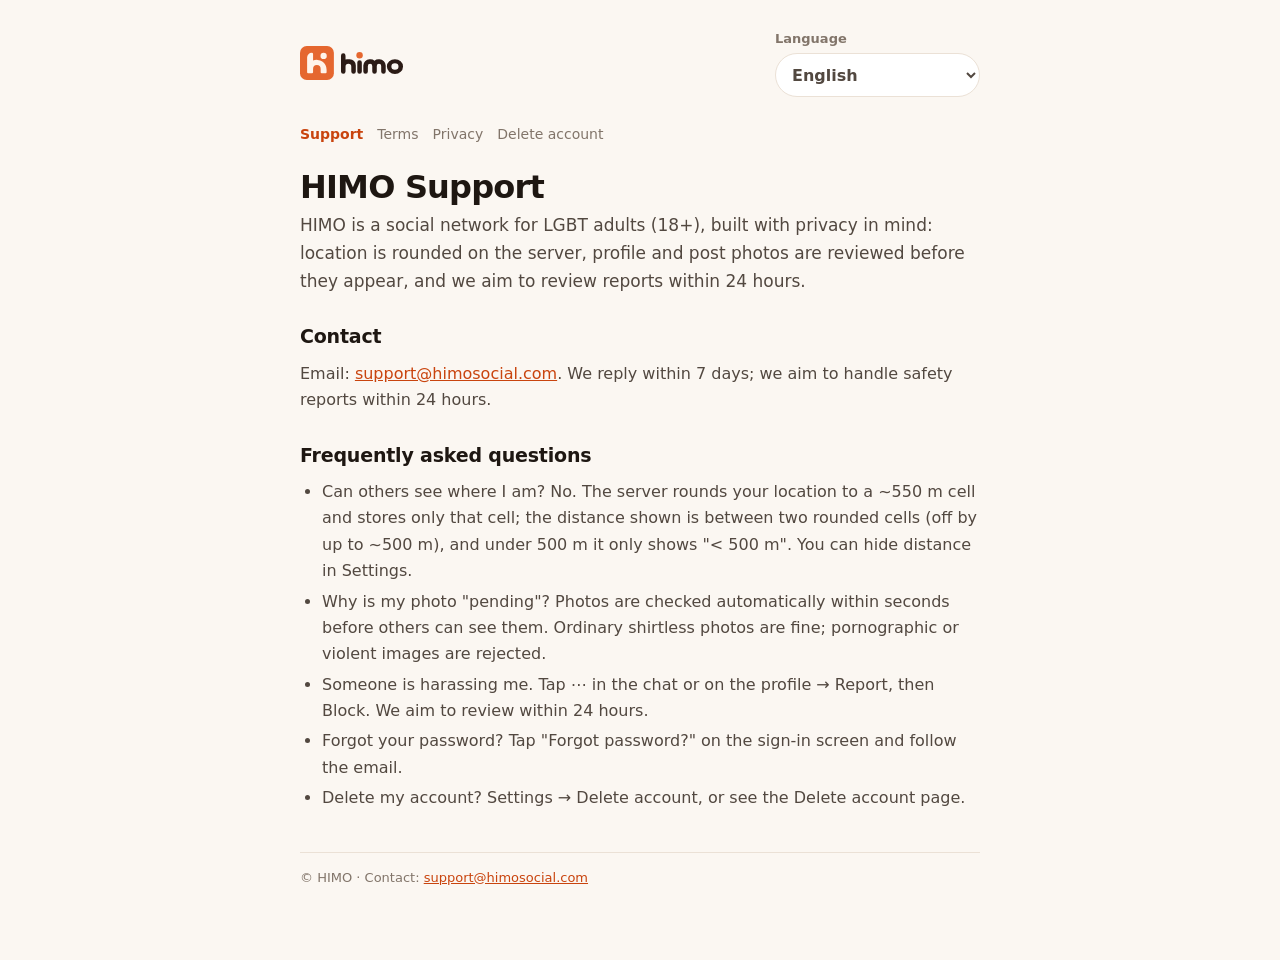
<file: index.html>
<!doctype html>
<html lang="en" dir="ltr">
<head>
<meta charset="utf-8">
<meta name="viewport" content="width=device-width, initial-scale=1">
<meta name="color-scheme" content="light dark">
<meta name="himo-legal-version" content="2026-10-13">
<title>HIMO Support · HIMO</title>
<link rel="icon" type="image/svg+xml" href="favicon.svg">
<link rel="stylesheet" href="style.css">
</head>
<body>
<div class="wrap">
<header>
<a class="brand" data-legal-link href="index.html?lang=en"><picture><source srcset="logo-dark.svg" media="(prefers-color-scheme: dark)"><img src="logo.svg" alt="HIMO" width="103" height="34"></picture></a>
<div class="language-control"><label id="language-label" for="language">Language</label>
<select class="lang" id="language" aria-label="Language"><option value="vi" lang="vi">Tiếng Việt</option><option value="en" lang="en" selected>English</option><option value="zh-Hans" lang="zh-Hans">简体中文</option><option value="zh-Hant" lang="zh-Hant">繁體中文</option><option value="ja" lang="ja">日本語</option><option value="ko" lang="ko">한국어</option><option value="th" lang="th">ภาษาไทย</option><option value="id" lang="id">Bahasa Indonesia</option><option value="pt" lang="pt">Português</option><option value="es" lang="es">Español</option><option value="fr" lang="fr">Français</option><option value="tr" lang="tr">Türkçe</option><option value="ru" lang="ru">Русский</option><option value="uk" lang="uk">Українська</option><option value="ar" lang="ar">العربية</option></select></div>
</header>
<nav data-lang="vi" lang="vi" hidden><a data-legal-link href="index.html?lang=vi" aria-current="page">Hỗ trợ</a><a data-legal-link href="dieu-khoan.html?lang=vi">Điều khoản</a><a data-legal-link href="chinh-sach.html?lang=vi">Quyền riêng tư</a><a data-legal-link href="xoa-tai-khoan.html?lang=vi">Xoá tài khoản</a></nav>
<nav data-lang="en" lang="en"><a data-legal-link href="index.html?lang=en" aria-current="page">Support</a><a data-legal-link href="dieu-khoan.html?lang=en">Terms</a><a data-legal-link href="chinh-sach.html?lang=en">Privacy</a><a data-legal-link href="xoa-tai-khoan.html?lang=en">Delete account</a></nav>
<nav data-lang="zh-Hans" lang="zh-Hans" hidden><a data-legal-link href="index.html?lang=zh-Hans" aria-current="page">帮助</a><a data-legal-link href="dieu-khoan.html?lang=zh-Hans">条款</a><a data-legal-link href="chinh-sach.html?lang=zh-Hans">隐私</a><a data-legal-link href="xoa-tai-khoan.html?lang=zh-Hans">删除账户</a></nav>
<nav data-lang="zh-Hant" lang="zh-Hant" hidden><a data-legal-link href="index.html?lang=zh-Hant" aria-current="page">支援</a><a data-legal-link href="dieu-khoan.html?lang=zh-Hant">條款</a><a data-legal-link href="chinh-sach.html?lang=zh-Hant">隱私</a><a data-legal-link href="xoa-tai-khoan.html?lang=zh-Hant">刪除帳號</a></nav>
<nav data-lang="ja" lang="ja" hidden><a data-legal-link href="index.html?lang=ja" aria-current="page">サポート</a><a data-legal-link href="dieu-khoan.html?lang=ja">利用規約</a><a data-legal-link href="chinh-sach.html?lang=ja">プライバシー</a><a data-legal-link href="xoa-tai-khoan.html?lang=ja">アカウント削除</a></nav>
<nav data-lang="ko" lang="ko" hidden><a data-legal-link href="index.html?lang=ko" aria-current="page">고객지원</a><a data-legal-link href="dieu-khoan.html?lang=ko">이용약관</a><a data-legal-link href="chinh-sach.html?lang=ko">개인정보 보호</a><a data-legal-link href="xoa-tai-khoan.html?lang=ko">계정 삭제</a></nav>
<nav data-lang="th" lang="th" hidden><a data-legal-link href="index.html?lang=th" aria-current="page">ความช่วยเหลือ</a><a data-legal-link href="dieu-khoan.html?lang=th">ข้อกำหนดการใช้งาน</a><a data-legal-link href="chinh-sach.html?lang=th">นโยบายความเป็นส่วนตัว</a><a data-legal-link href="xoa-tai-khoan.html?lang=th">ลบบัญชี</a></nav>
<nav data-lang="id" lang="id" hidden><a data-legal-link href="index.html?lang=id" aria-current="page">Bantuan</a><a data-legal-link href="dieu-khoan.html?lang=id">Ketentuan</a><a data-legal-link href="chinh-sach.html?lang=id">Privasi</a><a data-legal-link href="xoa-tai-khoan.html?lang=id">Hapus akun</a></nav>
<nav data-lang="pt" lang="pt" hidden><a data-legal-link href="index.html?lang=pt" aria-current="page">Suporte</a><a data-legal-link href="dieu-khoan.html?lang=pt">Termos</a><a data-legal-link href="chinh-sach.html?lang=pt">Privacidade</a><a data-legal-link href="xoa-tai-khoan.html?lang=pt">Excluir conta</a></nav>
<nav data-lang="es" lang="es" hidden><a data-legal-link href="index.html?lang=es" aria-current="page">Ayuda</a><a data-legal-link href="dieu-khoan.html?lang=es">Condiciones</a><a data-legal-link href="chinh-sach.html?lang=es">Privacidad</a><a data-legal-link href="xoa-tai-khoan.html?lang=es">Eliminar cuenta</a></nav>
<nav data-lang="fr" lang="fr" hidden><a data-legal-link href="index.html?lang=fr" aria-current="page">Assistance</a><a data-legal-link href="dieu-khoan.html?lang=fr">Conditions</a><a data-legal-link href="chinh-sach.html?lang=fr">Confidentialité</a><a data-legal-link href="xoa-tai-khoan.html?lang=fr">Supprimer le compte</a></nav>
<nav data-lang="tr" lang="tr" hidden><a data-legal-link href="index.html?lang=tr" aria-current="page">Destek</a><a data-legal-link href="dieu-khoan.html?lang=tr">Kullanım Koşulları</a><a data-legal-link href="chinh-sach.html?lang=tr">Gizlilik Politikası</a><a data-legal-link href="xoa-tai-khoan.html?lang=tr">Hesabı sil</a></nav>
<nav data-lang="ru" lang="ru" hidden><a data-legal-link href="index.html?lang=ru" aria-current="page">Поддержка</a><a data-legal-link href="dieu-khoan.html?lang=ru">Условия использования</a><a data-legal-link href="chinh-sach.html?lang=ru">Политика конфиденциальности</a><a data-legal-link href="xoa-tai-khoan.html?lang=ru">Удаление аккаунта</a></nav>
<nav data-lang="uk" lang="uk" hidden><a data-legal-link href="index.html?lang=uk" aria-current="page">Підтримка</a><a data-legal-link href="dieu-khoan.html?lang=uk">Умови використання</a><a data-legal-link href="chinh-sach.html?lang=uk">Політика конфіденційності</a><a data-legal-link href="xoa-tai-khoan.html?lang=uk">Видалення облікового запису</a></nav>
<nav data-lang="ar" lang="ar" hidden><a data-legal-link href="index.html?lang=ar" aria-current="page">الدعم</a><a data-legal-link href="dieu-khoan.html?lang=ar">شروط الاستخدام</a><a data-legal-link href="chinh-sach.html?lang=ar">سياسة الخصوصية</a><a data-legal-link href="xoa-tai-khoan.html?lang=ar">حذف الحساب</a></nav>
<article data-lang="vi" lang="vi" dir="ltr" hidden><h1>Hỗ trợ HIMO</h1>

<p class="intro">HIMO là mạng xã hội cho người trưởng thành trong cộng đồng LGBT (18+), được xây dựng với sự tôn trọng quyền riêng tư: vị trí được làm tròn ở máy chủ, ảnh đại diện và ảnh bài đăng được duyệt trước khi hiện, và chúng tôi cố gắng xem xét báo cáo trong vòng 24 giờ.</p>
<h2>Liên hệ</h2>
<p>Email: <a href="mailto:support@himosocial.com" dir="ltr">support@himosocial.com</a>. Chúng tôi trả lời trong vòng 7 ngày; với báo cáo về an toàn, chúng tôi cố gắng xử lý trong vòng 24 giờ.</p>

<h2>Câu hỏi thường gặp</h2>

<ul><li>Người khác có biết tôi ở đâu không? Không. Máy chủ làm tròn vị trí về ô ~550 m và chỉ lưu ô đó; khoảng cách hiện ra là giữa hai ô đã làm tròn (sai số tới ~500 m), dưới 500 m chỉ hiện &quot;&lt; 500 m&quot;. Bạn có thể ẩn khoảng cách trong Cài đặt.</li><li>Vì sao ảnh tôi đăng &quot;đang duyệt&quot;? Ảnh được hệ thống tự động kiểm tra trong vài giây trước khi người khác thấy. Ảnh cởi trần bình thường được phép; ảnh khiêu dâm hoặc bạo lực bị từ chối.</li><li>Tôi bị quấy rối thì làm gì? Bấm ⋯ trong cuộc trò chuyện hoặc trên hồ sơ → Báo cáo, rồi Chặn. Chúng tôi cố gắng xem xét trong vòng 24 giờ.</li><li>Quên mật khẩu? Ở màn đăng nhập bấm &quot;Quên mật khẩu?&quot; và làm theo email.</li><li>Xoá tài khoản? Cài đặt → Xoá tài khoản, hoặc xem trang Xoá tài khoản.</li></ul></article>
<article data-lang="en" lang="en" dir="ltr"><h1>HIMO Support</h1>

<p class="intro">HIMO is a social network for LGBT adults (18+), built with privacy in mind: location is rounded on the server, profile and post photos are reviewed before they appear, and we aim to review reports within 24 hours.</p>
<h2>Contact</h2>
<p>Email: <a href="mailto:support@himosocial.com" dir="ltr">support@himosocial.com</a>. We reply within 7 days; we aim to handle safety reports within 24 hours.</p>

<h2>Frequently asked questions</h2>

<ul><li>Can others see where I am? No. The server rounds your location to a ~550 m cell and stores only that cell; the distance shown is between two rounded cells (off by up to ~500 m), and under 500 m it only shows &quot;&lt; 500 m&quot;. You can hide distance in Settings.</li><li>Why is my photo &quot;pending&quot;? Photos are checked automatically within seconds before others can see them. Ordinary shirtless photos are fine; pornographic or violent images are rejected.</li><li>Someone is harassing me. Tap ⋯ in the chat or on the profile → Report, then Block. We aim to review within 24 hours.</li><li>Forgot your password? Tap &quot;Forgot password?&quot; on the sign-in screen and follow the email.</li><li>Delete my account? Settings → Delete account, or see the Delete account page.</li></ul></article>
<article data-lang="zh-Hans" lang="zh-Hans" dir="ltr" hidden><h1>HIMO帮助与支持</h1>

<p class="intro">HIMO 是面向 LGBT 成年人（18+）的社交网络，在设计中注重隐私：位置在服务器上取整，头像和帖子照片在展示前经过审核，我们力争在 24 小时内审核举报。</p>
<h2>联系方式</h2>
<p>电子邮件：<a href="mailto:support@himosocial.com" dir="ltr">support@himosocial.com</a>。我们会在 7 天内回复；涉及安全的举报，我们力争在 24 小时内处理。</p>

<h2>常见问题</h2>

<ul><li>其他人能看到我在哪里吗？不能。服务器会将您的位置取整为约550 m的网格单元，并仅存储该单元；显示的距离是两个取整后的单元之间的距离（误差最多约500 m），不足500 m时仅显示“&lt; 500 m”。您可在设置中隐藏距离。</li><li>为什么我的照片显示“待审核”？照片会在几秒内自动审核，通过后其他人才能看到。普通的赤膊照片可以使用；色情或暴力图像会被拒绝。</li><li>有人骚扰我。在聊天中或资料页点按 ⋯ → 举报，然后屏蔽。我们力争在 24 小时内审核。</li><li>忘记密码？在登录页面点击“忘记密码？”，然后按邮件指引操作。</li><li>如何删除账户？设置 → 删除账户，或查看“删除账户”页面。</li></ul></article>
<article data-lang="zh-Hant" lang="zh-Hant" dir="ltr" hidden><h1>HIMO支援</h1>

<p class="intro">HIMO 是面向 LGBT 成年人（18+）的社群網路，在設計中注重隱私：位置在伺服器上取整，大頭照和貼文照片在顯示前經過審核，我們力求在 24 小時內審核檢舉。</p>
<h2>聯絡方式</h2>
<p>電子郵件：<a href="mailto:support@himosocial.com" dir="ltr">support@himosocial.com</a>。我們會在 7 天內回覆；涉及安全的檢舉，我們力求在 24 小時內處理。</p>

<h2>常見問題</h2>

<ul><li>其他人能看到我在哪裡嗎？不能。伺服器會將您的位置取整為約550 m的網格單元，並僅儲存該單元；顯示的距離是兩個取整後的單元之間的距離（誤差最多約500 m），不足500 m時僅顯示「&lt; 500 m」。您可在設定中隱藏距離。</li><li>為什麼我的照片顯示「待審核」？照片會在幾秒內自動審核，通過後其他人才能看到。一般的赤膊照片可以使用；色情或暴力影像會被拒絕。</li><li>有人騷擾我。在聊天中或個人檔案頁點按 ⋯ → 檢舉，然後封鎖。我們力求在 24 小時內審核。</li><li>忘記密碼？在登入頁面點選「忘記密碼？」，然後按照電子郵件指示操作。</li><li>如何刪除帳號？設定 → 刪除帳號，或查看「刪除帳號」頁面。</li></ul></article>
<article data-lang="ja" lang="ja" dir="ltr" hidden><h1>HIMOサポート</h1>

<p class="intro">HIMOは、プライバシーに配慮して作られた、LGBTの成人（18歳以上）向けのソーシャルネットワークです。位置情報はサーバー上で丸められ、プロフィール写真と投稿写真は表示前に審査され、通報は24時間以内の確認を目指しています。</p>
<h2>お問い合わせ</h2>
<p>メール：<a href="mailto:support@himosocial.com" dir="ltr">support@himosocial.com</a>。7日以内に返信します。安全に関する通報は24時間以内の対応を目指しています。</p>

<h2>よくある質問</h2>

<ul><li>他の人に居場所がわかりますか？いいえ。サーバーは位置情報を約550 mの区画に丸め、その区画のみを保存します。表示される距離は丸められた二つの区画の間の距離で（最大約500 mの誤差）、500 m未満は「&lt; 500 m」とだけ表示されます。設定で距離を非表示にできます。</li><li>写真が「審査待ち」なのはなぜですか？他の人に表示される前に、写真は数秒以内に自動審査されます。通常の上半身裸の写真は問題ありませんが、ポルノ画像や暴力的な画像は拒否されます。</li><li>嫌がらせを受けています。チャットまたはプロフィールの「⋯」→「通報」をタップし、その後ブロックしてください。24時間以内の確認を目指しています。</li><li>パスワードを忘れました。ログイン画面の「パスワードをお忘れですか？」をタップし、メールの案内に従ってください。</li><li>アカウントを削除したいです。設定 → アカウントを削除、またはアカウント削除ページをご覧ください。</li></ul></article>
<article data-lang="ko" lang="ko" dir="ltr" hidden><h1>HIMO 고객지원</h1>

<p class="intro">HIMO는 프라이버시를 고려해 만든 LGBT 성인(18세 이상)을 위한 소셜 네트워크입니다. 위치는 서버에서 반올림되고, 프로필 사진과 게시물 사진은 표시 전에 검토되며, 신고는 24시간 이내 검토를 목표로 합니다.</p>
<h2>문의</h2>
<p>이메일: <a href="mailto:support@himosocial.com" dir="ltr">support@himosocial.com</a>. 7일 이내에 답장드립니다. 안전 관련 신고는 24시간 이내 처리를 목표로 합니다.</p>

<h2>자주 묻는 질문</h2>

<ul><li>다른 사람이 제 위치를 볼 수 있나요? 아니요. 서버는 위치를 약 550 m 크기의 구역으로 반올림 처리하고 그 구역만 저장합니다. 표시되는 거리는 반올림 처리된 두 구역 사이의 거리이며(최대 약 500 m의 오차), 500 m 미만이면 ‘&lt; 500 m’만 표시됩니다. 설정에서 거리를 숨길 수 있습니다.</li><li>사진이 왜 ‘검토 대기 중’인가요? 다른 사람에게 보이기 전에 사진을 수 초 이내에 자동으로 검토합니다. 일반적인 상의 탈의 사진은 허용되지만, 음란하거나 폭력적인 이미지는 거부됩니다.</li><li>누군가 저를 괴롭혀요. 채팅 또는 프로필에서 ⋯ → 신고를 누른 뒤 차단하세요. 24시간 이내 검토를 목표로 합니다.</li><li>비밀번호를 잊으셨나요? 로그인 화면에서 ‘비밀번호를 잊으셨나요?’를 누르고 이메일의 안내를 따르세요.</li><li>계정을 삭제하려면? 설정 → 계정 삭제로 이동하거나 계정 삭제 페이지를 확인하세요.</li></ul></article>
<article data-lang="th" lang="th" dir="ltr" hidden><h1>ความช่วยเหลือ HIMO</h1>

<p class="intro">HIMO เป็นเครือข่ายสังคมสำหรับผู้ใหญ่ LGBT (18+) ที่สร้างขึ้นโดยคำนึงถึงความเป็นส่วนตัว: ตำแหน่งถูกปัดบนเซิร์ฟเวอร์ รูปโปรไฟล์และรูปโพสต์ได้รับการตรวจสอบก่อนแสดง และเรามุ่งมั่นที่จะตรวจสอบรายงานภายใน 24 ชั่วโมง</p>
<h2>ติดต่อเรา</h2>
<p>อีเมล: <a href="mailto:support@himosocial.com" dir="ltr">support@himosocial.com</a> เราจะตอบกลับภายใน 7 วัน และมุ่งมั่นจัดการรายงานด้านความปลอดภัยภายใน 24 ชั่วโมง</p>

<h2>คำถามที่พบบ่อย</h2>

<ul><li>คนอื่นเห็นได้ไหมว่าฉันอยู่ที่ไหน? ไม่ได้ เซิร์ฟเวอร์ปัดตำแหน่งของคุณให้อยู่ในช่องกริดขนาด ~550 m และเก็บเฉพาะช่องกริดนั้น ระยะทางที่แสดงคำนวณระหว่างช่องกริดที่ปัดแล้วสองช่อง (อาจคลาดเคลื่อนได้สูงสุด ~500 m) และหากต่ำกว่า 500 m จะแสดงเพียง &quot;&lt; 500 m&quot; คุณซ่อนระยะทางได้ในการตั้งค่า</li><li>ทำไมรูปของฉันจึง &quot;รอตรวจสอบ&quot;? รูปจะถูกตรวจสอบอัตโนมัติภายในไม่กี่วินาทีก่อนที่ผู้อื่นจะเห็น รูปถอดเสื้อทั่วไปสามารถใช้ได้ แต่รูปอนาจารหรือรุนแรงจะถูกปฏิเสธ</li><li>มีคนคุกคามฉัน แตะ ⋯ ในแชทหรือบนโปรไฟล์ → รายงาน แล้วบล็อก เรามุ่งมั่นที่จะตรวจสอบภายใน 24 ชั่วโมง</li><li>ลืมรหัสผ่าน? แตะ &quot;ลืมรหัสผ่าน?&quot; บนหน้าเข้าสู่ระบบ แล้วทำตามคำแนะนำในอีเมล</li><li>จะลบบัญชีได้อย่างไร? การตั้งค่า → ลบบัญชี หรือดูหน้าลบบัญชี</li></ul></article>
<article data-lang="id" lang="id" dir="ltr" hidden><h1>Bantuan HIMO</h1>

<p class="intro">HIMO adalah jejaring sosial untuk orang dewasa LGBT (18+), dibangun dengan memperhatikan privasi: lokasi dibulatkan di server, foto profil dan foto postingan ditinjau sebelum ditampilkan, dan kami berupaya meninjau laporan dalam 24 jam.</p>
<h2>Kontak</h2>
<p>Email: <a href="mailto:support@himosocial.com" dir="ltr">support@himosocial.com</a>. Kami membalas dalam 7 hari; kami berupaya menangani laporan keselamatan dalam 24 jam.</p>

<h2>Pertanyaan umum</h2>

<ul><li>Bisakah orang lain melihat di mana saya berada? Tidak. Server membulatkan lokasi Anda menjadi sel berukuran ~550 m dan hanya menyimpan sel tersebut; jarak yang ditampilkan adalah jarak antara dua sel yang telah dibulatkan (dengan selisih hingga ~500 m), dan di bawah 500 m hanya ditampilkan &quot;&lt; 500 m&quot;. Anda dapat menyembunyikan jarak dalam Pengaturan.</li><li>Mengapa foto saya &quot;menunggu peninjauan&quot;? Foto diperiksa secara otomatis dalam beberapa detik sebelum orang lain dapat melihatnya. Foto bertelanjang dada biasa diperbolehkan; gambar pornografi atau kekerasan ditolak.</li><li>Seseorang melecehkan saya. Ketuk ⋯ di obrolan atau di profil → Laporkan, lalu Blokir. Kami berupaya meninjau dalam 24 jam.</li><li>Lupa kata sandi? Ketuk &quot;Lupa kata sandi?&quot; pada layar masuk dan ikuti petunjuk dalam email.</li><li>Menghapus akun saya? Pengaturan → Hapus akun, atau lihat halaman Hapus akun.</li></ul></article>
<article data-lang="pt" lang="pt" dir="ltr" hidden><h1>Suporte do HIMO</h1>

<p class="intro">O HIMO é uma rede social para adultos LGBT (18+), construída com a privacidade em mente: a localização é arredondada no servidor, as fotos de perfil e de publicações são analisadas antes de aparecer, e procuramos analisar as denúncias em até 24 horas.</p>
<h2>Contato</h2>
<p>E-mail: <a href="mailto:support@himosocial.com" dir="ltr">support@himosocial.com</a>. Respondemos em até 7 dias; procuramos tratar denúncias de segurança em até 24 horas.</p>

<h2>Perguntas frequentes</h2>

<ul><li>Outras pessoas podem ver onde estou? Não. O servidor arredonda sua localização para uma célula de ~550 m e armazena apenas essa célula; a distância exibida é calculada entre duas células arredondadas (com erro de até ~500 m), e abaixo de 500 m aparece apenas &quot;&lt; 500 m&quot;. Você pode ocultar a distância nas Configurações.</li><li>Por que minha foto está &quot;pendente&quot;? As fotos são verificadas automaticamente em alguns segundos antes que outras pessoas possam vê-las. Fotos comuns sem camisa são permitidas; imagens pornográficas ou violentas são rejeitadas.</li><li>Alguém está me assediando. Toque em ⋯ no chat ou no perfil → Denunciar e depois Bloquear. Procuramos analisar em até 24 horas.</li><li>Esqueceu sua senha? Toque em &quot;Esqueceu a senha?&quot; na tela de login e siga as instruções do e-mail.</li><li>Excluir minha conta? Configurações → Excluir conta, ou consulte a página Excluir conta.</li></ul></article>
<article data-lang="es" lang="es" dir="ltr" hidden><h1>Ayuda de HIMO</h1>

<p class="intro">HIMO es una red social para adultos LGBT (18+), creada pensando en la privacidad: la ubicación se redondea en el servidor, las fotos de perfil y de publicaciones se revisan antes de aparecer, y procuramos revisar las denuncias en un plazo de 24 horas.</p>
<h2>Contacto</h2>
<p>Correo: <a href="mailto:support@himosocial.com" dir="ltr">support@himosocial.com</a>. Respondemos en un plazo de 7 días; procuramos atender las denuncias de seguridad en un plazo de 24 horas.</p>

<h2>Preguntas frecuentes</h2>

<ul><li>¿Los demás pueden ver dónde estoy? No. El servidor redondea tu ubicación a una celda de ~550 m y solo almacena esa celda; la distancia mostrada se calcula entre dos celdas redondeadas (con un margen de error de hasta ~500 m), y por debajo de 500 m solo muestra &quot;&lt; 500 m&quot;. Puedes ocultar la distancia en Ajustes.</li><li>¿Por qué mi foto está &quot;pendiente&quot;? Las fotos se comprueban automáticamente en unos segundos antes de que otros puedan verlas. Las fotos normales sin camiseta están permitidas; las imágenes pornográficas o violentas se rechazan.</li><li>Alguien me está acosando. Toca ⋯ en el chat o en el perfil → Denunciar, y luego Bloquear. Procuramos revisarlo en un plazo de 24 horas.</li><li>¿Olvidaste tu contraseña? Pulsa &quot;¿Olvidaste tu contraseña?&quot; en la pantalla de inicio de sesión y sigue las instrucciones del correo.</li><li>¿Eliminar mi cuenta? Ajustes → Eliminar cuenta, o consulta la página Eliminar cuenta.</li></ul></article>
<article data-lang="fr" lang="fr" dir="ltr" hidden><h1>Assistance HIMO</h1>

<p class="intro">HIMO est un réseau social pour adultes LGBT (18+), conçu dans le respect de la vie privée : la position est arrondie sur le serveur, les photos de profil et de publication sont vérifiées avant d'apparaître, et nous nous efforçons d'examiner les signalements dans les 24 heures.</p>
<h2>Contact</h2>
<p>E-mail : <a href="mailto:support@himosocial.com" dir="ltr">support@himosocial.com</a>. Nous répondons sous 7 jours ; nous nous efforçons de traiter les signalements liés à la sécurité dans les 24 heures.</p>

<h2>Questions fréquentes</h2>

<ul><li>Les autres peuvent-ils voir où je suis ? Non. Le serveur arrondit votre position à une cellule de ~550 m et ne conserve que cette cellule ; la distance affichée est calculée entre deux cellules arrondies (avec une erreur pouvant atteindre ~500 m), et en dessous de 500 m, seul &quot;&lt; 500 m&quot; est affiché. Vous pouvez masquer la distance dans les Paramètres.</li><li>Pourquoi ma photo est-elle &quot;en attente&quot; ? Les photos sont vérifiées automatiquement en quelques secondes avant que d'autres personnes puissent les voir. Les photos ordinaires torse nu sont autorisées ; les images pornographiques ou violentes sont refusées.</li><li>Quelqu'un me harcèle. Touchez ⋯ dans la discussion ou sur le profil → Signaler, puis Bloquer. Nous nous efforçons d'examiner dans les 24 heures.</li><li>Mot de passe oublié ? Appuyez sur &quot;Mot de passe oublié ?&quot; sur l'écran de connexion et suivez les instructions de l'e-mail.</li><li>Supprimer mon compte ? Paramètres → Supprimer le compte, ou consultez la page Supprimer le compte.</li></ul></article>
<article data-lang="tr" lang="tr" dir="ltr" hidden><h1>HIMO Destek</h1>

<p class="intro">HIMO, gizlilik gözetilerek tasarlanmış, LGBT yetişkinler (18+) için bir sosyal ağdır: konum sunucuda yuvarlanır, profil ve gönderi fotoğrafları görünmeden önce incelenir ve şikâyetleri 24 saat içinde incelemeyi hedefleriz.</p>
<h2>İletişim</h2>
<p>E-posta: <a href="mailto:support@himosocial.com" dir="ltr">support@himosocial.com</a>. 7 gün içinde yanıt veririz; güvenlik şikâyetlerini 24 saat içinde ele almayı hedefleriz.</p>

<h2>Sık sorulan sorular</h2>

<ul><li>Başkaları nerede olduğumu görebilir mi? Hayır. Sunucu konumunuzu ~550 m'lik bir hücreye yuvarlar ve yalnızca o hücreyi saklar; gösterilen mesafe yuvarlanmış iki hücre arasındadır (~500 m'ye kadar sapma olabilir), 500 m'nin altında yalnızca &quot;&lt; 500 m&quot; gösterilir. Ayarlar'dan mesafeyi gizleyebilirsiniz.</li><li>Fotoğrafım neden &quot;beklemede&quot;? Fotoğraflar başkaları görmeden önce saniyeler içinde otomatik olarak kontrol edilir. Sıradan gömleksiz fotoğraflar uygundur; pornografik veya şiddet içeren görseller reddedilir.</li><li>Biri beni taciz ediyor. Sohbette veya profilde ⋯ → Şikâyet et'e dokunun, ardından Engelle. 24 saat içinde incelemeyi hedefleriz.</li><li>Şifrenizi mi unuttunuz? Giriş ekranında &quot;Şifremi unuttum&quot; seçeneğine dokunun ve e-postadaki adımları izleyin.</li><li>Hesabımı nasıl silerim? Ayarlar → Hesabı sil veya Hesabı sil sayfasına bakın.</li></ul></article>
<article data-lang="ru" lang="ru" dir="ltr" hidden><h1>Поддержка HIMO</h1>

<p class="intro">HIMO — социальная сеть для взрослых ЛГБТ (18+), созданная с заботой о приватности: местоположение округляется на сервере, фотографии профиля и публикаций проверяются до показа, а жалобы мы стремимся рассматривать в течение 24 часов.</p>
<h2>Связаться с нами</h2>
<p>Эл. почта: <a href="mailto:support@himosocial.com" dir="ltr">support@himosocial.com</a>. Мы отвечаем в течение 7 дней; жалобы, связанные с безопасностью, мы стремимся обработать в течение 24 часов.</p>

<h2>Частые вопросы</h2>

<ul><li>Могут ли другие видеть, где я нахожусь? Нет. Сервер округляет ваше местоположение до ячейки размером ~550 м и сохраняет только её; показанное расстояние рассчитано между двумя округлёнными ячейками (погрешность до ~500 м), а если оно меньше 500 м, показывается только «&lt; 500 м». Вы можете скрыть расстояние в Настройках.</li><li>Почему моя фотография «на проверке»? Фотографии автоматически проверяются за несколько секунд, прежде чем их увидят другие. Обычные фотографии без рубашки допустимы; порнографические изображения и изображения с насилием отклоняются.</li><li>Меня кто-то преследует. Нажмите ⋯ в чате или в профиле → Пожаловаться, затем Заблокировать. Мы стремимся рассмотреть в течение 24 часов.</li><li>Забыли пароль? Нажмите «Забыли пароль?» на экране входа и следуйте инструкциям в письме.</li><li>Как удалить аккаунт? Настройки → Удалить аккаунт или откройте страницу удаления аккаунта.</li></ul></article>
<article data-lang="uk" lang="uk" dir="ltr" hidden><h1>Підтримка HIMO</h1>

<p class="intro">HIMO — соціальна мережа для дорослих ЛГБТ (18+), створена з турботою про приватність: місцезнаходження округлюється на сервері, фотографії профілю та дописів перевіряються перед показом, а скарги ми прагнемо розглядати протягом 24 годин.</p>
<h2>Зв’язатися з нами</h2>
<p>Ел. пошта: <a href="mailto:support@himosocial.com" dir="ltr">support@himosocial.com</a>. Ми відповідаємо протягом 7 днів; скарги, пов'язані з безпекою, ми прагнемо обробити протягом 24 годин.</p>

<h2>Поширені запитання</h2>

<ul><li>Чи можуть інші бачити, де я перебуваю? Ні. Сервер округлює ваше місцеперебування до комірки розміром ~550 м і зберігає лише її; показана відстань обчислена між двома округленими комірками (похибка до ~500 м), а якщо вона менша за 500 м, показується лише «&lt; 500 м». Ви можете приховати відстань у Налаштуваннях.</li><li>Чому моя фотографія «на перевірці»? Фотографії автоматично перевіряються за кілька секунд, перш ніж їх побачать інші. Звичайні фотографії без сорочки дозволені; порнографічні зображення та зображення з насильством відхиляються.</li><li>Хтось мене переслідує. Натисніть ⋯ у чаті або в профілі → Поскаржитися, потім Заблокувати. Ми прагнемо розглянути протягом 24 годин.</li><li>Забули пароль? Натисніть «Забули пароль?» на екрані входу та дотримуйтеся інструкцій у листі.</li><li>Як видалити обліковий запис? Налаштування → Видалити обліковий запис або відкрийте сторінку видалення облікового запису.</li></ul></article>
<article data-lang="ar" lang="ar" dir="rtl" hidden><h1>دعم HIMO</h1>

<p class="intro">HIMO شبكة اجتماعية للبالغين من مجتمع الميم (18+)، صُممت مع مراعاة الخصوصية: يُقرَّب الموقع على الخادم، وتُراجَع صور الملف الشخصي وصور المنشورات قبل ظهورها، ونسعى إلى مراجعة البلاغات خلال 24 ساعة.</p>
<h2>تواصل معنا</h2>
<p>البريد الإلكتروني: <a href="mailto:support@himosocial.com" dir="ltr">support@himosocial.com</a>. نرد خلال 7 أيام؛ ونسعى إلى معالجة بلاغات السلامة خلال 24 ساعة.</p>

<h2>الأسئلة الشائعة</h2>

<ul><li>هل يستطيع الآخرون رؤية موقعي؟ لا. يقرّب الخادم موقعك إلى خلية بحجم ~550 m، ولا يخزن إلا تلك الخلية؛ والمسافة المعروضة هي بين خليتين مقرَّبتين (قد تختلف بما يصل إلى ~500 m)، وإذا كانت أقل من 500 m، يظهر فقط «&lt; 500 m». يمكنك إخفاء المسافة في الإعدادات.</li><li>لماذا صورتي «قيد الانتظار»؟ تُفحص الصور تلقائيًا خلال ثوانٍ قبل أن يتمكن الآخرون من رؤيتها. تُقبل الصور العادية دون قميص؛ وتُرفض الصور الإباحية أو العنيفة.</li><li>شخص ما يتحرش بي. اضغط ⋯ في الدردشة أو في الملف الشخصي ← إبلاغ، ثم حظر. نسعى إلى المراجعة خلال 24 ساعة.</li><li>هل نسيت كلمة مرورك؟ اضغط على «هل نسيت كلمة المرور؟» في شاشة تسجيل الدخول واتبع التعليمات الواردة في البريد الإلكتروني.</li><li>كيف أحذف حسابي؟ الإعدادات ← حذف الحساب، أو راجع صفحة حذف الحساب.</li></ul></article>
<footer><span data-lang="vi" lang="vi" hidden>© HIMO · Liên hệ: <a href="mailto:support@himosocial.com" dir="ltr">support@himosocial.com</a></span><span data-lang="en" lang="en">© HIMO · Contact: <a href="mailto:support@himosocial.com" dir="ltr">support@himosocial.com</a></span><span data-lang="zh-Hans" lang="zh-Hans" hidden>© HIMO · 联系: <a href="mailto:support@himosocial.com" dir="ltr">support@himosocial.com</a></span><span data-lang="zh-Hant" lang="zh-Hant" hidden>© HIMO · 聯絡: <a href="mailto:support@himosocial.com" dir="ltr">support@himosocial.com</a></span><span data-lang="ja" lang="ja" hidden>© HIMO · お問い合わせ: <a href="mailto:support@himosocial.com" dir="ltr">support@himosocial.com</a></span><span data-lang="ko" lang="ko" hidden>© HIMO · 문의: <a href="mailto:support@himosocial.com" dir="ltr">support@himosocial.com</a></span><span data-lang="th" lang="th" hidden>© HIMO · ติดต่อเรา: <a href="mailto:support@himosocial.com" dir="ltr">support@himosocial.com</a></span><span data-lang="id" lang="id" hidden>© HIMO · Kontak: <a href="mailto:support@himosocial.com" dir="ltr">support@himosocial.com</a></span><span data-lang="pt" lang="pt" hidden>© HIMO · Contato: <a href="mailto:support@himosocial.com" dir="ltr">support@himosocial.com</a></span><span data-lang="es" lang="es" hidden>© HIMO · Contacto: <a href="mailto:support@himosocial.com" dir="ltr">support@himosocial.com</a></span><span data-lang="fr" lang="fr" hidden>© HIMO · Contact: <a href="mailto:support@himosocial.com" dir="ltr">support@himosocial.com</a></span><span data-lang="tr" lang="tr" hidden>© HIMO · İletişim: <a href="mailto:support@himosocial.com" dir="ltr">support@himosocial.com</a></span><span data-lang="ru" lang="ru" hidden>© HIMO · Связаться с нами: <a href="mailto:support@himosocial.com" dir="ltr">support@himosocial.com</a></span><span data-lang="uk" lang="uk" hidden>© HIMO · Зв’язатися з нами: <a href="mailto:support@himosocial.com" dir="ltr">support@himosocial.com</a></span><span data-lang="ar" lang="ar" hidden>© HIMO · تواصل معنا: <a href="mailto:support@himosocial.com" dir="ltr">support@himosocial.com</a></span></footer>
</div>
<script>(function initLegalPage(config) {
  const codes = Object.keys(config.languages);
  const supported = (value) => typeof value === 'string' && codes.includes(value);
  function fromLocale(value) {
    const locale = String(value || '').replace(/_/g, '-').toLowerCase();
    if (locale === 'zh' || locale.startsWith('zh-')) return /hant|-tw|-hk|-mo/.test(locale) ? 'zh-Hant' : 'zh-Hans';
    const base = locale.split('-')[0];
    return codes.find((code) => code.toLowerCase() === (base === 'in' ? 'id' : base)) || 'en';
  }
  function apply(lang, updateUrl) {
    if (!supported(lang)) lang = 'en';
    document.documentElement.lang = lang;
    document.documentElement.dir = config.languages[lang].rtl ? 'rtl' : 'ltr';
    document.title = config.titles[lang] + ' · HIMO';
    document.querySelectorAll('[data-lang]').forEach((el) => { el.hidden = el.getAttribute('data-lang') !== lang; });
    const select = document.getElementById('language');
    select.value = lang;
    select.setAttribute('aria-label', config.labels[lang]);
    document.getElementById('language-label').textContent = config.labels[lang];
    document.querySelectorAll('a[data-legal-link]').forEach((link) => {
      const url = new URL(link.getAttribute('href'), location.href);
      url.searchParams.set('lang', lang);
      link.setAttribute('href', url.pathname + url.search + url.hash);
    });
    // Auth callback pages support only vi/en and still use himo.lang.
    // Legal preferences must never put an unsupported locale into their storage.
    try { localStorage.setItem('himo.legal.lang', lang); } catch { /* Storage can be disabled in Safari. */ }
    if (updateUrl) {
      const url = new URL(location.href);
      url.searchParams.set('lang', lang);
      history.replaceState(null, '', url.pathname + url.search + url.hash);
    }
  }
  function currentSelection() {
    const explicit = new URL(location.href).searchParams.get('lang');
    if (explicit !== null) return supported(explicit) ? explicit : 'en';
    let saved;
    try { saved = localStorage.getItem('himo.legal.lang') || localStorage.getItem('himo.lang'); } catch { /* use browser locale */ }
    return supported(saved) ? saved : fromLocale(navigator.language);
  }
  apply(currentSelection(), false);
  document.getElementById('language').addEventListener('change', (event) => apply(event.target.value, true));
  window.addEventListener('popstate', () => apply(currentSelection(), false));
})({"languages":{"vi":{"native":"Tiếng Việt"},"en":{"native":"English"},"zh-Hans":{"native":"简体中文"},"zh-Hant":{"native":"繁體中文"},"ja":{"native":"日本語"},"ko":{"native":"한국어"},"th":{"native":"ภาษาไทย"},"id":{"native":"Bahasa Indonesia"},"pt":{"native":"Português"},"es":{"native":"Español"},"fr":{"native":"Français"},"tr":{"native":"Türkçe"},"ru":{"native":"Русский"},"uk":{"native":"Українська"},"ar":{"native":"العربية","rtl":true}},"titles":{"vi":"Hỗ trợ HIMO","en":"HIMO Support","zh-Hans":"HIMO帮助与支持","zh-Hant":"HIMO支援","ja":"HIMOサポート","ko":"HIMO 고객지원","th":"ความช่วยเหลือ HIMO","id":"Bantuan HIMO","pt":"Suporte do HIMO","es":"Ayuda de HIMO","fr":"Assistance HIMO","tr":"HIMO Destek","ru":"Поддержка HIMO","uk":"Підтримка HIMO","ar":"دعم HIMO"},"labels":{"vi":"Ngôn ngữ","en":"Language","zh-Hans":"语言","zh-Hant":"語言","ja":"言語","ko":"언어","th":"ภาษา","id":"Bahasa","pt":"Idioma","es":"Idioma","fr":"Langue","tr":"Dil","ru":"Язык","uk":"Мова","ar":"اللغة"}});</script>
</body>
</html>
</file>
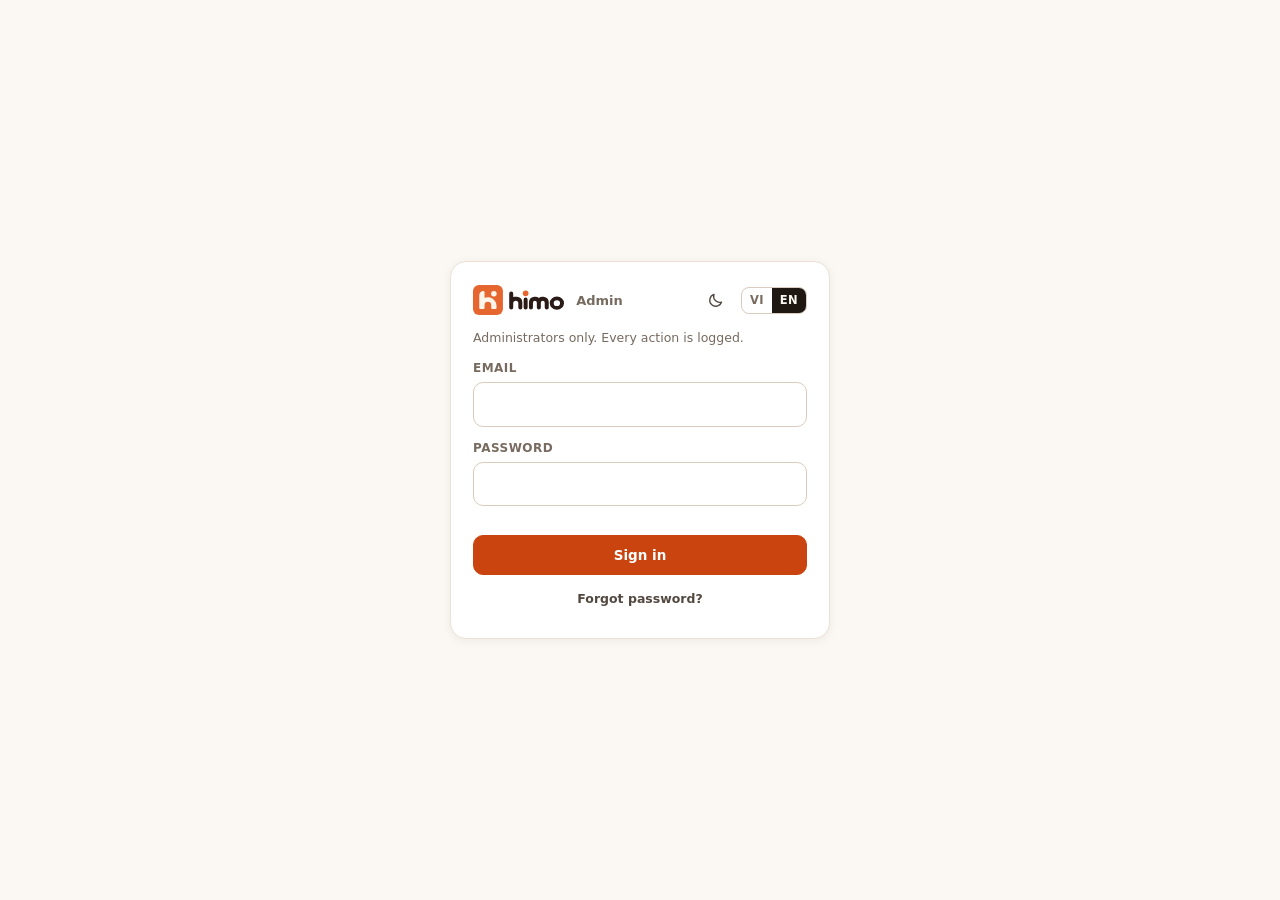
<file: admin.html>
<!doctype html>
<html lang="vi">
<head>
<meta charset="utf-8">
<meta name="viewport" content="width=device-width, initial-scale=1, viewport-fit=cover">
<title>Quản trị · HIMO</title>
<meta name="robots" content="noindex, nofollow">
<!-- Hàng rào chống rò dữ liệu: kể cả khi có kẻ chèn được mã lạ vào trang này,
     trình duyệt cũng chỉ cho phép gửi dữ liệu tới đúng máy chủ Supabase của HIMO
     (ghim đúng tên dự án, không dùng *.supabase.co — dấu * cho phép gửi sang dự án
     Supabase của kẻ khác). frame-ancestors trong <meta> bị trình duyệt bỏ qua, nên
     admin.js tự thoát khi bị nhúng trong khung (GitHub Pages không đặt được header).
     Mã chỉ được tải từ chính trang này (script-src 'self', không inline, không CDN):
     supabase-js được tự lưu trữ và ghim phiên bản 2.115.0 (cùng tệp với website);
     phần mã của trang nằm trong admin.js / admin-en.js / admin-en1.js.
     media-src (151): tin thoại / video của tin bị báo cáo và Story chờ quét — URL có chữ ký từ đúng máy chủ đó. -->
<meta http-equiv="Content-Security-Policy" content="
  default-src 'none';
  script-src 'self';
  style-src 'self' 'unsafe-inline' https://fonts.googleapis.com;
  font-src https://fonts.gstatic.com data:;
  img-src 'self' data: blob: https://ygestzkubyhprsiuzhmi.supabase.co;
  media-src https://ygestzkubyhprsiuzhmi.supabase.co;
  connect-src https://ygestzkubyhprsiuzhmi.supabase.co wss://ygestzkubyhprsiuzhmi.supabase.co;
  form-action 'none';
  base-uri 'none';
  frame-ancestors 'none';
">
<meta name="color-scheme" content="light dark">
<script src="admin-giao-dien.js?v=371ba2c6f8"></script>
<link rel="icon" type="image/svg+xml" href="favicon.svg">
<link rel="stylesheet" href="https://fonts.googleapis.com/css2?family=Be+Vietnam+Pro:wght@400;500;600;700;800&display=swap">
<style>
:root{--ground:#FBF7F2;--surface:#fff;--surface2:#F5EDE4;--surface3:#ECE1D5;--ink:#1E1712;--mid:#524840;--soft:#776A5F;--faint:#7A6D5D;--line:#EBE1D6;--line2:#D9CCBE;--primary:#C9440E;--primary-ink:#fff;--primary-soft:rgba(201,68,14,.10);--accent:#B8651C;--accent-soft:rgba(184,101,28,.12);--ok:#1E9E58;--ok-soft:rgba(30,158,88,.12);--warn:#B8791A;--warn-soft:rgba(184,121,26,.14);--danger:#D6403A;--danger-soft:rgba(214,64,58,.10);--shadow:0 2px 10px rgba(42,26,16,.06);--overlay:rgba(30,23,18,.45)}
@media(prefers-color-scheme:dark){:root:not([data-theme=light]){--ground:#12100E;--surface:#1B1815;--surface2:#262119;--surface3:#332B23;--ink:#F6F0E8;--mid:#D2C8BC;--soft:#A39686;--faint:#93857A;--line:#2A2420;--line2:#3D332A;--primary:#DE5013;--primary-soft:rgba(222,80,19,.18);--accent:#F2A64B;--accent-soft:rgba(242,166,75,.16);--ok:#4CCB7A;--ok-soft:rgba(76,203,122,.16);--warn:#F5C25B;--warn-soft:rgba(245,194,91,.16);--danger:#FF6B5E;--danger-soft:rgba(255,107,94,.16);--shadow:none;--overlay:rgba(0,0,0,.62)}}
:root[data-theme=dark]{--ground:#12100E;--surface:#1B1815;--surface2:#262119;--surface3:#332B23;--ink:#F6F0E8;--mid:#D2C8BC;--soft:#A39686;--faint:#93857A;--line:#2A2420;--line2:#3D332A;--primary:#DE5013;--primary-soft:rgba(222,80,19,.18);--accent:#F2A64B;--accent-soft:rgba(242,166,75,.16);--ok:#4CCB7A;--ok-soft:rgba(76,203,122,.16);--warn:#F5C25B;--warn-soft:rgba(245,194,91,.16);--danger:#FF6B5E;--danger-soft:rgba(255,107,94,.16);--shadow:none;--overlay:rgba(0,0,0,.62)}
:root{color-scheme:light dark}:root[data-theme=light]{color-scheme:light}:root[data-theme=dark]{color-scheme:dark}
*{box-sizing:border-box}html{-webkit-text-size-adjust:100%}
body{margin:0;background:var(--ground);color:var(--ink);font-family:"Be Vietnam Pro","Segoe UI",system-ui,-apple-system,sans-serif;font-size:15px;line-height:1.5;-webkit-font-smoothing:antialiased}
a{color:var(--primary)}button{font:inherit;cursor:pointer}input,textarea,select{font:inherit}
[hidden]{display:none!important}
.wrap{max-width:1120px;margin:0 auto;padding:0 16px 60px}
/* ---- đầu trang */
.top{display:flex;align-items:center;gap:12px;padding:14px 0 10px}
.brand{display:flex;align-items:center;gap:10px;text-decoration:none;color:var(--ink)}
.brand img{display:block;height:30px;width:auto;flex:none}
.brand small{font-weight:600;color:var(--soft);font-size:13px;margin-left:2px;white-space:nowrap}
.who{margin-left:auto;display:flex;align-items:center;gap:10px;font-size:13px;color:var(--soft);min-width:0}
.who span{overflow:hidden;text-overflow:ellipsis;white-space:nowrap}
@media(max-width:520px){#whoEmail{display:none}}   /* rà soát 15/11: trước đây ẩn cả nút ngôn ngữ */
.langsw{display:inline-flex;border:1px solid var(--line2);border-radius:8px;overflow:hidden;flex:none}
.lang{background:transparent;border:0;padding:4px 8px;font-size:11.5px;font-weight:800;color:var(--soft);letter-spacing:.03em}
.lang.on{background:var(--ink);color:var(--ground)}
.fresh{display:inline-flex;align-items:center;gap:6px;font-size:12px;color:var(--soft);font-variant-numeric:tabular-nums}
.fresh::before{content:'';width:7px;height:7px;border-radius:50%;background:#3F9A62;flex:none}
.fresh.busy::before{background:var(--accent);animation:pulse 1s ease-in-out infinite}
.fresh.stale::before{background:var(--soft)}
@keyframes pulse{50%{opacity:.25}}
/* ---- tab */
.tabs{display:flex;gap:4px;overflow-x:auto;scrollbar-width:none;border-bottom:1px solid var(--line);margin:0 -16px;padding:0 16px}
.tabs::-webkit-scrollbar{display:none}
.tab{position:relative;background:none;border:0;padding:12px 12px;color:var(--soft);font-weight:600;font-size:14px;white-space:nowrap;border-bottom:2px solid transparent;margin-bottom:-1px;display:flex;align-items:center;gap:6px}
.tab[aria-selected=true]{color:var(--ink);border-bottom-color:var(--primary)}
.badge{min-width:18px;height:18px;border-radius:9px;background:var(--primary);color:#fff;font-size:11px;font-weight:800;display:inline-flex;align-items:center;justify-content:center;padding:0 5px}
.badge.neutral{background:var(--surface3);color:var(--mid)}
/* ---- bố cục hai cột */
.cols{display:grid;grid-template-columns:1fr;gap:18px;padding-top:16px}
@media(min-width:920px){.cols{grid-template-columns:minmax(0,1fr) 460px}.cols.wide{grid-template-columns:1fr}.pane{align-self:start}}
h1{font-size:22px;font-weight:800;letter-spacing:-.02em;margin:0 0 4px}
h2{font-size:15px;font-weight:800;letter-spacing:-.01em;margin:0}
.sub{color:var(--soft);font-size:13px;margin:0 0 12px}
.card{background:var(--surface);border:1px solid var(--line);border-radius:14px;padding:14px 16px;box-shadow:var(--shadow)}
.stack{display:flex;flex-direction:column;gap:12px}
/* ---- nút */
.btn{display:inline-flex;align-items:center;justify-content:center;gap:6px;border:1px solid var(--line2);background:var(--surface);color:var(--ink);border-radius:10px;padding:9px 13px;font-weight:700;font-size:13.5px;min-height:38px}
.btn:hover{background:var(--surface2)}.btn:disabled{opacity:.5;cursor:default}
.btn.primary{background:var(--primary);border-color:var(--primary);color:#fff}.btn.primary:hover{filter:brightness(1.05)}
.btn.danger{color:var(--danger);border-color:var(--danger)}.btn.danger.fill{background:var(--danger);color:#fff}
.btn.ok{color:var(--ok);border-color:var(--ok)}
.btn.ghost{border-color:transparent;background:transparent;color:var(--mid)}
.btn.sm{padding:6px 10px;min-height:32px;font-size:12.5px;border-radius:8px}
.row{display:flex;align-items:center;gap:8px;flex-wrap:wrap}
.chips{display:flex;gap:6px;flex-wrap:wrap}
.chip{border:1px solid var(--line2);background:var(--surface);color:var(--mid);border-radius:999px;padding:6px 12px;font-size:13px;font-weight:600}
.chip[aria-pressed=true]{background:var(--ink);color:var(--ground);border-color:var(--ink)}
/* ---- danh sách phẳng */
.list{display:flex;flex-direction:column}
.item{display:flex;gap:12px;align-items:center;padding:12px 4px;border-bottom:1px solid var(--line);cursor:pointer;background:none;border-left:0;border-right:0;border-top:0;text-align:left;width:100%;color:inherit;border-radius:8px}
.item:hover{background:var(--surface2)}.item[aria-current=true]{background:var(--primary-soft)}
.item:last-child{border-bottom:0}
.av{width:44px;height:44px;border-radius:12px;background:var(--surface3);flex:none;object-fit:cover;display:flex;align-items:center;justify-content:center;color:var(--soft);font-weight:800;overflow:hidden}
.av.round{border-radius:999px}.av img{width:100%;height:100%;object-fit:cover;display:block}
.item .t{flex:1;min-width:0}
.item .n{font-weight:700;display:flex;align-items:center;gap:6px;flex-wrap:wrap}
.item .s{color:var(--soft);font-size:13px;overflow:hidden;text-overflow:ellipsis;white-space:nowrap}
.item .m{color:var(--faint);font-size:12px;white-space:nowrap}
.tag{display:inline-flex;align-items:center;gap:4px;border-radius:999px;padding:2px 8px;font-size:11.5px;font-weight:700;background:var(--surface3);color:var(--mid);white-space:nowrap}
.tag.warn{background:var(--warn-soft);color:var(--warn)}.tag.danger{background:var(--danger-soft);color:var(--danger)}.tag.ok{background:var(--ok-soft);color:var(--ok)}.tag.accent{background:var(--accent-soft);color:var(--accent)}
/* ---- chi tiết */
.kv{display:grid;grid-template-columns:110px 1fr;gap:4px 10px;font-size:13.5px}
.kv dt{color:var(--soft);margin:0}.kv dd{margin:0;overflow-wrap:anywhere}
.quote{background:var(--surface2);border-radius:10px;padding:10px 12px;font-size:14px;white-space:pre-wrap;overflow-wrap:anywhere}
.photo{width:100%;max-width:280px;aspect-ratio:1;object-fit:cover;border-radius:12px;background:var(--surface3);display:block}
.photo.sm{width:96px;height:96px;max-width:none;border-radius:10px}
textarea.note{width:100%;min-height:70px;border:1px solid var(--line2);border-radius:10px;padding:10px 12px;background:var(--surface);color:var(--ink);resize:vertical}
input.text{width:100%;border:1px solid var(--line2);border-radius:10px;padding:10px 12px;background:var(--surface);color:var(--ink)}
input:focus,textarea:focus{outline:2px solid var(--accent);outline-offset:1px}
.actions{display:grid;grid-template-columns:1fr 1fr;gap:8px}
.actions .btn{justify-content:flex-start;padding:10px 12px;min-height:44px;flex-direction:column;align-items:flex-start;gap:1px;line-height:1.25}
.actions .btn small{font-weight:500;color:var(--soft);font-size:11.5px}
.actions .btn.danger small,.actions .btn.primary small{color:inherit;opacity:.85}
.hint{color:var(--soft);font-size:12.5px;line-height:1.45}
.grid{display:grid;grid-template-columns:repeat(auto-fill,minmax(150px,1fr));gap:10px}
.pcard{background:var(--surface);border:1px solid var(--line);border-radius:12px;overflow:hidden}
.pcard img{width:100%;aspect-ratio:1;object-fit:cover;display:block;background:var(--surface3)}
.pcard .b{padding:8px 10px 10px;font-size:12.5px;display:flex;flex-direction:column;gap:6px}
.pcard .r{display:flex;gap:6px}
.pcard .r .btn{flex:1;min-height:32px;padding:5px 6px;font-size:12px}
/* ---- số liệu */
.tiles{display:grid;grid-template-columns:repeat(auto-fill,minmax(150px,1fr));gap:10px}
.tile{background:var(--surface);border:1px solid var(--line);border-radius:12px;padding:12px 14px}
.tile .v{font-size:26px;font-weight:800;letter-spacing:-.03em;line-height:1.1}
.tile .l{color:var(--soft);font-size:12.5px;margin-top:2px}
.tile.alert .v{color:var(--danger)}
.charts{display:grid;grid-template-columns:repeat(auto-fill,minmax(240px,1fr));gap:12px}
.chart{background:var(--surface);border:1px solid var(--line);border-radius:12px;padding:12px 14px}
.chart h3{margin:0 0 2px;font-size:13px;font-weight:700}
.chart .sum{color:var(--soft);font-size:12px;margin-bottom:8px}
.bars{display:flex;align-items:flex-end;gap:2px;height:64px}
.bars i{flex:1;background:var(--primary);border-radius:3px 3px 0 0;min-height:1px;opacity:.85;position:relative}.bars i.zero{background:var(--line2);opacity:1}
.bars i:hover{opacity:1}
.bars i b{position:absolute;bottom:100%;left:50%;transform:translateX(-50%);background:var(--ink);color:var(--ground);font-size:11px;padding:2px 6px;border-radius:6px;white-space:nowrap;display:none;margin-bottom:4px;font-weight:600}
.bars i:hover b{display:block}
.axis{display:flex;justify-content:space-between;color:var(--faint);font-size:11px;margin-top:4px}
/* ---- bảng phân tích (081) */
:root{--pt-s1:#2a78d6;--pt-s2:#1baf7a;--pt-s3:#6250d6;--pt-sneg:#A0937F}
@media(prefers-color-scheme:dark){:root:not([data-theme=light]){--pt-s1:#3987e5;--pt-s2:#199e70;--pt-s3:#9085e9;--pt-sneg:#7A6C5E}}
:root[data-theme=dark]{--pt-s1:#3987e5;--pt-s2:#199e70;--pt-s3:#9085e9;--pt-sneg:#7A6C5E}
/* 19/11 — dashboard Tổng quan: 8 màu phân loại theo thứ tự cố định (kiểu Tableau, slot 2 = cam HIMO); đã chạy bộ kiểm mù màu
   (validate_palette: nền sáng #fff và nền tối #1B1815 đều ĐẠT; ba màu sáng dưới 3:1 → luôn có chú giải kèm số). Màu trạng thái giữ riêng. */
:root{--tq-ok1:#1E9E58;--tq-ok2:#8CD3A8;--tq-1:#2a78d6;--tq-2:#e5672f;--tq-3:#1baf7a;--tq-4:#eda100;--tq-5:#e87ba4;--tq-6:#008300;--tq-7:#6250d6;--tq-8:#e34948;--tq-khac:#A0937F}
@media(prefers-color-scheme:dark){:root:not([data-theme=light]){--tq-ok1:#4CCB7A;--tq-ok2:#2E7A4E;--tq-1:#3987e5;--tq-2:#de5013;--tq-3:#199e70;--tq-4:#c98500;--tq-5:#d55181;--tq-6:#0ca30c;--tq-7:#9085e9;--tq-8:#e66767;--tq-khac:#7A6C5E}}
:root[data-theme=dark]{--tq-ok1:#4CCB7A;--tq-ok2:#2E7A4E;--tq-1:#3987e5;--tq-2:#de5013;--tq-3:#199e70;--tq-4:#c98500;--tq-5:#d55181;--tq-6:#0ca30c;--tq-7:#9085e9;--tq-8:#e66767;--tq-khac:#7A6C5E}
.tq-kpis{display:grid;grid-template-columns:repeat(auto-fit,minmax(168px,1fr));gap:12px}
.tq-kpi{position:relative;background:var(--surface);border:1px solid var(--line);border-radius:16px;padding:14px 16px 8px;box-shadow:var(--shadow);overflow:hidden;min-width:0;display:flex;flex-direction:column;gap:3px}
.tq-kpi::before{content:'';position:absolute;inset:0 0 auto 0;height:3px;background:var(--c)}
.tq-kpi[data-go]{cursor:pointer}.tq-kpi[data-go]:hover{border-color:var(--line2)}.tq-kpi:focus-visible{outline:2px solid var(--accent);outline-offset:2px}
.tq-kl{display:flex;align-items:center;gap:7px;font-size:12.5px;font-weight:700;color:var(--mid)}.tq-kl i{width:8px;height:8px;border-radius:50%;background:var(--c);flex:none}
.tq-kv{font-size:clamp(20px,1.75vw,28px);font-weight:800;letter-spacing:-.02em;font-variant-numeric:tabular-nums;line-height:1.15;white-space:nowrap;overflow:hidden;text-overflow:ellipsis}
.tq-kb{display:flex;flex-wrap:wrap;gap:4px 6px;align-items:center;font-size:12px;color:var(--soft)}.tq-kb b{color:var(--ink);font-variant-numeric:tabular-nums}.tq-kp{font-size:12px;color:var(--soft)}
.tq-spark{width:100%;height:34px;margin-top:4px;display:block}
.tq-nguy{border-color:var(--danger);background:linear-gradient(var(--danger-soft),var(--danger-soft)),var(--surface)}.tq-chu-y{border-color:var(--warn)}
.tq-luoi{display:grid;grid-template-columns:repeat(12,minmax(0,1fr));gap:14px}
.tq-the{min-width:0;display:flex;flex-direction:column;gap:8px}
.tq-c4{grid-column:span 4}.tq-c6{grid-column:span 6}.tq-c8{grid-column:span 8}.tq-c12{grid-column:1/-1}
@media(max-width:1180px){.tq-c4,.tq-c8{grid-column:span 6}}
@media(max-width:780px){.tq-c4,.tq-c6,.tq-c8{grid-column:1/-1}}
.tq-th{display:flex;align-items:flex-start;justify-content:space-between;gap:10px}.tq-th h2,.tq-th h3{font-size:15px;margin:0}.tq-th .hint{display:block;margin:2px 0 0}
.tq-xem{border:0;background:none;color:var(--primary);font-weight:700;font-size:12.5px;white-space:nowrap;padding:4px 2px;cursor:pointer;font-family:inherit}
.tq-h3{font-size:13px;font-weight:700;color:var(--mid);margin:0 0 8px}
.tq-luoi2{display:grid;grid-template-columns:repeat(2,minmax(0,1fr));gap:18px}.tq-luoi3{display:grid;grid-template-columns:repeat(3,minmax(0,1fr));gap:18px}
@media(max-width:780px){.tq-luoi2,.tq-luoi3{grid-template-columns:1fr}}
.tq-mt{margin-top:8px}
.tq-hit{outline:none;cursor:crosshair}.tq-x{stroke:var(--mid);stroke-width:1;stroke-dasharray:3 3;opacity:0}.tq-hit circle{opacity:0}
.tq-hit:hover .tq-x,.tq-hit:focus .tq-x,.tq-hit:hover circle,.tq-hit:focus circle{opacity:1}
.tq-donut{display:flex;align-items:center;gap:18px;flex-wrap:wrap}.tq-donut svg{width:150px;height:150px;flex:none}
.tq-lat{outline:none;transition:opacity .15s}.tq-donut svg:hover .tq-lat{opacity:.5}.tq-donut svg .tq-lat:hover,.tq-donut svg .tq-lat:focus{opacity:1}
.tq-dg{font-size:22px;font-weight:800;fill:var(--ink);font-family:inherit}.tq-dp{font-size:11px;fill:var(--soft);font-family:inherit}
.tq-dl{display:flex;flex-direction:column;gap:6px;flex:1;min-width:170px;font-size:13px}
.tq-dl div{display:grid;grid-template-columns:12px minmax(0,1fr) auto 46px;gap:8px;align-items:center}
.tq-dl i{width:12px;height:12px;border-radius:3px}.tq-dl span{color:var(--mid);overflow:hidden;text-overflow:ellipsis;white-space:nowrap}
.tq-dl b{font-variant-numeric:tabular-nums}.tq-dl small{color:var(--soft);text-align:right;font-variant-numeric:tabular-nums}
.tq-mini{display:flex;flex-wrap:wrap;gap:6px 16px;font-size:12.5px;color:var(--soft)}.tq-mini b{color:var(--ink);font-variant-numeric:tabular-nums}
.tq-hang{display:grid;grid-template-columns:repeat(auto-fit,minmax(150px,1fr));gap:10px}
.tq-hang div{background:var(--surface2);border-radius:12px;padding:10px 12px;display:flex;flex-direction:column;gap:2px;min-width:0}
.tq-hang>div>span{font-size:12px;color:var(--soft)}.tq-hang .pt-d{align-self:flex-start;margin-top:2px}.tq-kb .pt-d{flex:none}.tq-hang b{font-size:20px;font-variant-numeric:tabular-nums;white-space:nowrap;overflow:hidden;text-overflow:ellipsis}
.tq-kvs{display:flex;flex-direction:column}.tq-kvs div{display:flex;justify-content:space-between;gap:10px;padding:7px 0;border-bottom:1px solid var(--line);font-size:13px}
.tq-kvs div:last-child{border-bottom:0}.tq-kvs span{color:var(--mid)}.tq-kvs b{font-variant-numeric:tabular-nums;text-align:right}
.tq-han{display:flex;gap:2px;height:22px;border-radius:6px;overflow:hidden}.tq-han i{min-width:6px;outline:none}
.tq-hanl{display:flex;flex-wrap:wrap;gap:6px 16px;font-size:12.5px;color:var(--mid);margin-top:8px}.tq-hanl span{display:inline-flex;align-items:center;gap:6px}.tq-hanl i{width:10px;height:10px;border-radius:3px}
.tq-thuoc{display:flex;flex-direction:column;gap:6px}.tq-tl{display:flex;justify-content:space-between;gap:8px;font-size:13px;color:var(--mid)}.tq-tl b{color:var(--ink);font-variant-numeric:tabular-nums}
.tq-tb{height:10px;border-radius:5px;background:var(--surface2);overflow:hidden}.tq-tb i{display:block;height:100%;border-radius:5px}.tq-tp{font-size:12px;color:var(--soft);font-variant-numeric:tabular-nums}
.tq-gct{width:100%;border-collapse:separate;border-spacing:3px;font-size:12.5px}.tq-gct th{font-weight:600;color:var(--soft);text-align:left;padding:4px 6px;white-space:nowrap}
.tq-gct td{text-align:center;padding:7px 6px;border-radius:6px;font-variant-numeric:tabular-nums}
.tq-gc{outline:none;color:var(--ink);background:color-mix(in srgb,var(--tq-1) calc(var(--a) * 100%),var(--surface2))}.tq-gc.tq-dam{color:#fff;font-weight:700}
.tq-gc:hover,.tq-gc:focus-visible{box-shadow:0 0 0 2px var(--ink)}.tq-gc0{color:var(--faint)}.tq-num{color:var(--mid)}
.tq-tn{display:grid;grid-template-columns:repeat(auto-fit,minmax(240px,1fr));gap:14px}
.tq-tnc h3{display:flex;align-items:center;gap:8px;font-size:15px;margin:0}.tq-tnc h3 i{width:10px;height:10px;border-radius:3px;background:var(--c)}
.tq-ok-dong{font-size:13px;color:var(--mid)}
.tq-vong{display:block;flex:none}.tq-vg{font-weight:800;fill:var(--ink);font-family:inherit;font-variant-numeric:tabular-nums}
.tq-kvr{display:flex;align-items:center;justify-content:space-between;gap:8px;min-width:0}.tq-kvr .tq-kv{min-width:0}.tq-kvong{flex:none;line-height:0}
.tq-thuoc-vong{align-items:center;text-align:center;gap:8px}.tq-thuoc-vong .tq-tl{justify-content:center}.tq-thuoc-vong .tag{margin-top:6px;display:inline-block}
.tq-h4{font-size:13px;font-weight:700;color:var(--mid);margin:0 0 8px}
.tq-hang small{font-size:11.5px;color:var(--soft)}
.tq-ky{display:flex;flex-direction:column;align-items:flex-end;gap:4px}.tq-ky .hint{margin:0;font-size:11.5px}
@media(max-width:700px){.tq-ky{align-items:flex-start}}
.tq-nav .tq-gap-ok{border-color:var(--ok);color:var(--ok);background:var(--ok-soft)}
.tq-demo small{font-size:11.5px;color:var(--soft)}
.tq-svg{outline:none;border-radius:6px}.tq-svg:focus-visible{box-shadow:0 0 0 2px var(--accent)}
.pt-dtot{color:#137A43}.pt-dxau{color:#B3261E}
@media(prefers-color-scheme:dark){:root:not([data-theme=light]) .pt-dtot{color:var(--ok)}:root:not([data-theme=light]) .pt-dxau{color:var(--danger)}:root:not([data-theme=light]) .tq-xem{color:var(--accent)}}
:root[data-theme=dark] .pt-dtot{color:var(--ok)}:root[data-theme=dark] .pt-dxau{color:var(--danger)}:root[data-theme=dark] .tq-xem{color:var(--accent)}
@media(max-width:780px){.tq-xem{min-height:44px;padding:10px 6px}}
@media(prefers-reduced-motion:reduce){.tq-lat{transition:none}}
.tq-pheu{display:flex;flex-direction:column;gap:12px}.tq-pb{outline:none;border-radius:8px}.tq-pb:hover,.tq-pb:focus-visible{background:var(--surface2)}
.tq-pt{display:flex;justify-content:space-between;gap:8px;font-size:13px;color:var(--mid);margin-bottom:4px}.tq-pt b{color:var(--ink);font-variant-numeric:tabular-nums}
.tq-pr{height:14px;border-radius:5px;background:var(--surface2);overflow:hidden}.tq-pr i{display:block;height:100%;border-radius:0 5px 5px 0}.tq-pb small{font-size:11.5px;color:var(--soft)}
/* bản 2: nhóm theo câu hỏi + thanh đi nhanh dính trên đầu + khối Cần làm ngay */
.tq-nav{position:sticky;top:0;z-index:20;display:flex;gap:6px;overflow-x:auto;scrollbar-width:none;padding:8px 0;margin:-4px 0 0;background:var(--ground);border-bottom:1px solid var(--line)}
.tq-nav::-webkit-scrollbar{display:none}.tq-nav .tq-gap{border-color:var(--danger);color:var(--danger);background:var(--danger-soft)}.tq-nav .tq-gap b{margin:0 2px 0 0}.tq-nav .chip{white-space:nowrap;flex:none}.tq-nav .chip b{display:inline-block;min-width:18px;padding:0 5px;margin-left:4px;border-radius:9px;background:var(--danger);color:#fff;font-size:11px;line-height:18px}
@media(min-width:1100px){.tq-nav{top:57px}}
.tq-nhom{scroll-margin-top:130px;margin-top:10px}.tq-nh{display:flex;align-items:baseline;gap:12px;flex-wrap:wrap;border-bottom:2px solid var(--line2);padding-bottom:6px}
.tq-nh h2{font-size:19px;margin:0;letter-spacing:-.01em}.tq-nh p{margin:0;color:var(--mid);font-size:13.5px}
.tq-viec{display:grid;grid-template-columns:minmax(0,1.25fr) minmax(0,1fr);gap:18px}@media(max-width:900px){.tq-viec{grid-template-columns:1fr}}
.tq-viec-l{display:flex;flex-direction:column;gap:8px}
.tq-cb{display:grid;grid-template-columns:24px minmax(0,1fr) auto;gap:10px;align-items:center;text-align:left;width:100%;border:1px solid var(--line);border-radius:12px;padding:10px 12px;background:var(--surface2);color:var(--ink);font:inherit;cursor:pointer}
.tq-cb b{display:block;font-size:14px}.tq-cb small{display:block;color:var(--mid);font-size:12.5px;margin-top:2px}
.tq-cbi{width:22px;height:22px;border-radius:50%;display:inline-flex;align-items:center;justify-content:center;font-weight:800;font-size:13px}
.tq-cb-danger{border-color:var(--danger);background:var(--danger-soft)}.tq-cb-danger .tq-cbi{background:var(--danger);color:#fff}
.tq-cb-warn{border-color:var(--warn);background:var(--warn-soft)}.tq-cb-warn .tq-cbi{background:var(--warn);color:#fff}
.tq-cb-ok{cursor:default;border-color:var(--ok);background:var(--ok-soft)}.tq-cb-ok .tq-cbi{background:var(--ok);color:#fff}
.tq-cbx{color:var(--primary);font-weight:700;font-size:12.5px;white-space:nowrap}
.tq-dem{display:grid;grid-template-columns:repeat(auto-fill,minmax(118px,1fr));gap:8px}
.tq-demo{display:flex;flex-direction:column;align-items:flex-start;gap:2px;border:1px solid var(--line);border-radius:12px;padding:8px 10px;background:var(--surface);color:var(--ink);font:inherit;cursor:pointer;text-align:left}
.tq-demo b{font-size:22px;font-variant-numeric:tabular-nums;line-height:1.1}.tq-demo span{font-size:12px;color:var(--mid)}
.tq-demo-danger{border-color:var(--danger)}.tq-demo-danger b{color:var(--danger)}.tq-demo-warn{border-color:var(--warn)}
.tq-ins li{align-items:center;padding:6px 0;border-bottom:1px solid var(--line)}.tq-ins li:last-child{border-bottom:0}.tq-ins li>span:nth-child(2){flex:1}
.tq-thieu{margin-top:10px;font-size:12.5px;color:var(--soft);border-top:1px dashed var(--line2);padding-top:8px}
.pt-key.pt-key-dut{background:none;height:0;border-top:2px dashed var(--c);border-radius:0;width:14px}
.pt-head{display:flex;align-items:flex-end;justify-content:space-between;gap:12px;flex-wrap:wrap}
.pt-head .sub{max-width:760px}
.pt-tiles{grid-template-columns:repeat(auto-fill,minmax(170px,1fr))}
.pt-tiles.sm{grid-template-columns:repeat(auto-fill,minmax(130px,1fr));margin-bottom:12px}
.pt-kpi .l{margin:0 0 4px;font-weight:600;color:var(--mid)}
.pt-kpi .v{font-variant-numeric:tabular-nums}
.pt-tiles.sm .v{font-size:21px}
.pt-sub{display:flex;flex-wrap:wrap;gap:4px 8px;align-items:center;margin-top:4px;font-size:12px;color:var(--soft)}
.pt-d{font-weight:800;font-size:12px;border-radius:6px;padding:1px 6px;font-variant-numeric:tabular-nums}
.pt-dtot{color:var(--ok);background:var(--ok-soft)}.pt-dxau{color:var(--danger);background:var(--danger-soft)}.pt-d0{color:var(--mid);background:var(--surface3)}
.pt-grid2{display:grid;grid-template-columns:1fr;gap:16px}
@media(min-width:900px){.pt-grid2{grid-template-columns:minmax(0,1fr) minmax(0,1fr)}}
.pt-card{min-width:0}
.pt-svg{width:100%;height:auto;display:block;overflow:visible}
.pt-grid{stroke:var(--line);stroke-width:1}
.pt-ax{fill:var(--faint);font-size:11px;font-family:inherit}
.pt-hit{fill:transparent;cursor:crosshair;outline:none}
.pt-hit:hover,.pt-hit:focus{fill:var(--ink);fill-opacity:.05}
.pt-bar{cursor:default;outline:none}.pt-bar:hover path,.pt-bar:focus path,.pt-bar:hover rect,.pt-bar:focus rect{filter:brightness(1.12)}
.pt-bar:focus-visible rect:first-child{stroke:var(--accent);stroke-width:2}
.pt-legend{display:flex;flex-wrap:wrap;gap:6px 14px;font-size:12.5px;color:var(--mid);margin:2px 0 6px}
.pt-legend span{display:inline-flex;align-items:center;gap:6px}
.pt-key{display:inline-block;width:12px;height:12px;border-radius:3px;background:var(--c)}
.pt-tip{position:fixed;z-index:80;pointer-events:none;background:var(--ink);color:var(--ground);border-radius:8px;padding:6px 9px;font-size:12px;line-height:1.45;max-width:280px;box-shadow:0 6px 24px rgba(0,0,0,.25)}
.pt-tip div:first-child{font-weight:700}
.pt-hbars{display:flex;flex-direction:column;gap:6px}
.pt-hrow{display:grid;grid-template-columns:var(--w,140px) minmax(0,1fr) auto;gap:10px;align-items:center;font-size:13px;outline:none;border-radius:6px}
.pt-hrow:hover,.pt-hrow:focus-visible{background:var(--surface2)}
.pt-hl{overflow:hidden;text-overflow:ellipsis;white-space:nowrap;color:var(--mid)}
.pt-hb{display:block;height:12px;border-radius:4px;background:var(--surface2);overflow:hidden}
.pt-hb i{display:block;height:100%;border-radius:0 4px 4px 0}
.pt-hv{font-variant-numeric:tabular-nums;font-weight:700;white-space:nowrap;text-align:right}
.pt-hv small{font-weight:500;color:var(--soft);margin-left:6px}
@media(max-width:520px){.pt-hrow{grid-template-columns:110px minmax(0,1fr) auto}}
.pt-funnel{display:flex;flex-direction:column;gap:8px}
.pt-fstep{display:grid;grid-template-columns:170px minmax(0,1fr) auto;gap:10px;align-items:center;font-size:13.5px;outline:none;border-radius:6px}
.pt-fstep:hover,.pt-fstep:focus-visible{background:var(--surface2)}
.pt-fb{display:block;height:24px;border-radius:6px;background:var(--surface2);overflow:hidden}
.pt-fb i{display:block;height:100%;background:var(--primary);border-radius:0 4px 4px 0}
.pt-fv{display:flex;flex-direction:column;align-items:flex-end;font-variant-numeric:tabular-nums;line-height:1.2}
.pt-fv small{color:var(--soft);font-size:11.5px}
@media(max-width:520px){.pt-fstep{grid-template-columns:120px minmax(0,1fr) auto;font-size:12.5px}}
.pt-heat{display:grid;grid-template-columns:30px repeat(24,minmax(0,1fr));gap:2px;font-size:10.5px;color:var(--faint)}
.pt-hh{text-align:left}.pt-hd{align-self:center;color:var(--mid);font-weight:600}
.pt-hc{height:clamp(12px,2.2vw,22px);border-radius:3px;background:var(--surface2);position:relative;outline:none}
.pt-hc::after{content:'';position:absolute;inset:0;border-radius:3px;background:var(--primary);opacity:var(--a)}
.pt-hc:hover,.pt-hc:focus-visible{box-shadow:0 0 0 2px var(--ink)}
.pt-scale{display:flex;align-items:center;gap:8px;font-size:11.5px;color:var(--soft);margin-top:8px}
.pt-scale i{width:120px;height:8px;border-radius:4px;background:linear-gradient(90deg,var(--surface2),var(--primary))}
.pt-cohort td.pt-coh{position:relative;text-align:center;font-variant-numeric:tabular-nums;font-size:12.5px;min-width:44px;outline:none}
.pt-cohort td.pt-coh::before{content:'';position:absolute;inset:2px;border-radius:4px;background:var(--primary);opacity:var(--a)}
.pt-cohort td.pt-coh span{position:relative;font-weight:700}
.pt-cohort td.pt-coh:hover,.pt-cohort td.pt-coh:focus-visible{box-shadow:inset 0 0 0 2px var(--ink)}
.pt-cohort td.pt-coh-na{color:var(--faint);text-align:center}
.pt-cohort td.pt-coh-na::before{content:none}
.pt-insights{list-style:none;margin:0;padding:0;display:flex;flex-direction:column;gap:8px}
.pt-insights li{display:flex;gap:10px;align-items:flex-start;font-size:14px;line-height:1.5}
.pt-ic{flex:none;width:20px;height:20px;border-radius:50%;display:inline-flex;align-items:center;justify-content:center;font-size:12px;font-weight:800;margin-top:1px;background:var(--surface3);color:var(--mid)}
.pt-i-tot .pt-ic{background:var(--ok-soft);color:var(--ok)}.pt-i-xau .pt-ic{background:var(--warn-soft);color:var(--warn)}
.alertbar .pt-ic{background:transparent;border:1.5px solid currentColor}
.sr{position:absolute;width:1px;height:1px;overflow:hidden;clip:rect(0 0 0 0);white-space:nowrap}
.pt-cap{display:flex;flex-direction:column;gap:6px;margin-bottom:12px;font-size:13px}
.pt-cap .pt-hb{height:10px}
.pt-tbl summary{cursor:pointer;color:var(--mid);font-size:13px;font-weight:600;margin-top:8px}
.pt-cmp td b{font-weight:800}
/* ---- toast / modal / đăng nhập */
.toast{position:fixed;left:50%;bottom:22px;transform:translateX(-50%);background:var(--ink);color:var(--ground);padding:10px 16px;border-radius:12px;font-size:14px;font-weight:600;box-shadow:0 8px 30px rgba(0,0,0,.25);z-index:60;max-width:92vw}
.toast.err{background:var(--danger);color:#fff}
.scrim{position:fixed;inset:0;background:var(--overlay);z-index:40;display:flex;align-items:flex-end;justify-content:center}
@media(min-width:640px){.scrim{align-items:center}}
.modal{background:var(--surface);border-radius:18px 18px 0 0;padding:18px 18px 22px;width:100%;max-width:440px;box-shadow:0 20px 60px rgba(0,0,0,.35)}
@media(min-width:640px){.modal{border-radius:18px}}
.modal h2{margin-bottom:6px}.modal p{margin:0 0 12px;color:var(--mid);font-size:14px}
.modal.rong{max-width:760px;max-height:88vh;overflow:auto}
.modal{max-height:88dvh;overflow:auto}   /* rà soát 15/11: bàn phím điện thoại không che nút */
.mo-khan img,.mo-khan video,.mo-khan .anh-rieng{filter:blur(24px)}.mo-khan{cursor:pointer}   /* rà soát 15/11: nội dung báo cáo mức 1 mờ tới khi chạm */
.msg{border-bottom:1px solid var(--line);padding:8px 0;font-size:14px}.msg .who{font-weight:700}.msg .when{color:var(--mid);font-size:12px;margin-left:6px}
.msg .body{white-space:pre-wrap;word-break:break-word;margin-top:2px}
.anh-rieng{display:inline-block;width:120px;height:120px;border-radius:10px;background:var(--line);margin:4px;object-fit:cover;vertical-align:top}
.login{min-height:100vh;display:flex;align-items:center;justify-content:center;padding:24px}
.login .card{width:100%;max-width:380px;padding:22px}
.login label{display:block;font-size:12px;font-weight:700;text-transform:uppercase;letter-spacing:.04em;color:var(--soft);margin:12px 0 5px}
.err{color:var(--danger);font-size:13.5px;min-height:1.2em;margin-top:8px}
.empty{padding:36px 12px;text-align:center;color:var(--soft)}
.sheet-close{display:none}
@media(max-width:919px){
  .pane{position:fixed;inset:0;background:var(--ground);z-index:30;overflow:auto;padding:12px 16px 40px}
  .pane[hidden]{display:none}
  .sheet-close{display:inline-flex;margin-bottom:8px}
}

/* ---- điều hướng hai tầng */
.gnav{display:flex;gap:2px;overflow-x:auto;scrollbar-width:none;border-bottom:1px solid var(--line);margin:0 -16px;padding:0 16px}
.gnav::-webkit-scrollbar{display:none}
.snav{display:flex;gap:6px;overflow-x:auto;scrollbar-width:none;padding:10px 0 2px;margin:0}
.snav::-webkit-scrollbar{display:none}
.snav .chip{white-space:nowrap}
/* ---- bảng số liệu */
.tbl{width:100%;border-collapse:collapse;font-size:13.5px}
.tbl th,.tbl td{text-align:left;padding:8px 10px;border-bottom:1px solid var(--line);white-space:nowrap}
.tbl th{color:var(--soft);font-weight:700;font-size:12px;text-transform:uppercase;letter-spacing:.03em}
.tbl td.num,.tbl th.num{text-align:right;font-variant-numeric:tabular-nums}
.tbl tr:last-child td{border-bottom:0}
.tbl tbody tr:hover{background:var(--surface2)}
.scrollx{overflow-x:auto;margin:0 -16px;padding:0 16px}
/* ---- thanh tỉ lệ trong bảng */
.rate{display:inline-flex;align-items:center;gap:6px;min-width:92px}
.rate i{flex:1;height:6px;border-radius:3px;background:var(--surface3);position:relative;overflow:hidden}
.rate i b{position:absolute;inset:0 auto 0 0;background:var(--primary);border-radius:3px}
.rate span{font-variant-numeric:tabular-nums;font-weight:700;font-size:12.5px;min-width:38px;text-align:right}
.rate.thieu i b{background:var(--line2)}
/* ---- phễu */
.funnel{display:flex;flex-direction:column;gap:8px}
.fstep{display:grid;grid-template-columns:150px 1fr auto;gap:10px;align-items:center;font-size:13.5px}
.fstep .bar{height:26px;border-radius:7px;background:var(--surface3);overflow:hidden}
.fstep .bar i{display:block;height:100%;background:var(--primary);opacity:.85}
.fstep .n{font-variant-numeric:tabular-nums;font-weight:700;white-space:nowrap}
@media(max-width:560px){.fstep{grid-template-columns:110px 1fr auto;font-size:12.5px}}
/* ---- phân trang */
.pager{display:flex;align-items:center;gap:10px;justify-content:center;padding:14px 0;color:var(--soft);font-size:13px}
/* ---- ô lọc gọn */
.filters{display:flex;gap:8px;flex-wrap:wrap;align-items:center}
.filters select,.filters input{border:1px solid var(--line2);border-radius:10px;padding:8px 10px;background:var(--surface);color:var(--ink);font-size:13.5px;min-height:38px}
.filters input{flex:1;min-width:150px}
/* ---- khối cảnh báo */
.alertbar{display:flex;gap:10px;align-items:flex-start;background:var(--danger-soft);border:1px solid var(--danger);border-radius:12px;padding:11px 14px;font-size:13.5px}
.alertbar.warn{background:var(--warn-soft);border-color:var(--warn)}
.alertbar.ok{background:var(--ok-soft);border-color:var(--ok)}
.alertbar b{font-weight:800}
.sec{display:flex;align-items:baseline;gap:8px;margin:2px 0 8px}
.sec h2{font-size:15px}.sec .hint{margin:0}
/* ---- xem ảnh to */
.lightbox{position:fixed;inset:0;background:rgba(0,0,0,.88);z-index:70;display:flex;align-items:center;justify-content:center;padding:20px;cursor:zoom-out}
.lightbox img{max-width:100%;max-height:100%;border-radius:10px;object-fit:contain}
.lightbox .x{position:absolute;top:14px;right:16px;color:#fff;background:rgba(255,255,255,.14);border:0;border-radius:10px;padding:8px 12px;font-weight:700}
.photo.zoom,.pcard img.zoom{cursor:zoom-in}
.anh-hong{display:inline-flex;align-items:center;justify-content:center;width:44px;height:44px;border-radius:12px;background:var(--surface3);color:var(--faint);font-size:18px;flex:none}
.pcard .anh-hong,.photo ~ .anh-hong{width:100%;aspect-ratio:1;border-radius:0}
/* ---- thẻ nội dung bấm được */
.pcard.clickable{cursor:pointer;transition:transform .12s}
.pcard.clickable:hover{transform:translateY(-2px);border-color:var(--line2)}
.cmt{display:flex;gap:10px;padding:10px 0;border-bottom:1px solid var(--line)}
.cmt:last-child{border-bottom:0}
.cmt.reply{margin-left:34px}
.cmt .b{flex:1;min-width:0}
.cmt .b .n{font-weight:700;font-size:13.5px;display:flex;gap:6px;align-items:center;flex-wrap:wrap}
.cmt .b .x{font-size:13.5px;overflow-wrap:anywhere;white-space:pre-wrap}
.cmt .b .m{color:var(--faint);font-size:12px;margin-top:2px}
.likers{display:flex;flex-wrap:wrap;gap:6px}
.likers .av{width:30px;height:30px;border-radius:999px;font-size:12px}
.skeleton{height:52px;border-radius:10px;background:linear-gradient(90deg,var(--surface2),var(--surface3),var(--surface2));background-size:200% 100%;animation:sk 1.2s infinite}
@keyframes sk{0%{background-position:200% 0}100%{background-position:-200% 0}}
/* ==== giao diện 15/11/2026: thanh bên trên màn rộng, thẻ thoáng hơn, thẻ "Chân dung người dùng" (167) ==== */
h1{font-size:24px}
.card{border-radius:16px;padding:16px 18px}
.tile{border-radius:14px;padding:14px 16px;transition:transform .12s,box-shadow .12s,border-color .12s}
.tile[data-go]:hover{transform:translateY(-2px);border-color:var(--line2);box-shadow:0 8px 24px rgba(42,26,16,.10)}
.tile .v{font-size:28px;font-variant-numeric:tabular-nums}
.chart,.alertbar{border-radius:14px}
.sec.lon{margin:10px 0 0}.sec.lon h2{font-size:16px}
.charts{grid-template-columns:repeat(auto-fill,minmax(205px,1fr))}
.tab svg{display:none;width:18px;height:18px;flex:none;fill:none;stroke:currentColor;stroke-width:1.8;stroke-linecap:round;stroke-linejoin:round}
.gsec,.gsubs{display:none}
#lamMoi{padding:6px 9px;min-height:30px;font-size:15px;line-height:1}
/* công tắc sáng / tối: nền sáng hiện mặt trăng (bấm → tối), nền tối hiện mặt trời (bấm → sáng) */
.theme-sw{padding:6px 8px;min-height:30px}
.theme-sw svg{width:17px;height:17px;display:block;fill:none;stroke:currentColor;stroke-width:1.9;stroke-linecap:round;stroke-linejoin:round}
.theme-sw .i-sang{display:none}
@media(prefers-color-scheme:dark){:root:not([data-theme=light]) .theme-sw .i-sang{display:block}:root:not([data-theme=light]) .theme-sw .i-toi{display:none}}
:root[data-theme=dark] .theme-sw .i-sang{display:block}:root[data-theme=dark] .theme-sw .i-toi{display:none}
@media(max-width:520px){.fresh{font-size:0;gap:0}}
.who .btn{white-space:nowrap;flex:none}
@media(max-width:520px){.brand small{display:none}.who{gap:6px}}
@media(min-width:1100px){
  .wrap{max-width:1520px;padding:0 28px 72px;display:grid;grid-template-columns:232px minmax(0,1fr);column-gap:32px;grid-template-areas:"top top" "nav main";align-items:start}
  .top{grid-area:top;position:sticky;top:0;z-index:25;background:var(--ground);padding:12px 0;border-bottom:1px solid var(--line);margin-bottom:20px}
  .gnav{grid-area:nav;position:sticky;top:78px;flex-direction:column;gap:2px;border-bottom:0;margin:0;padding:0 2px 24px;max-height:calc(100vh - 96px);overflow-x:hidden;overflow-y:auto}
  .snav{display:none!important}
  #main{grid-area:main;min-width:0}
  #main>.stack:first-child,#main>.cols{padding-top:0!important}
  .tab{width:100%;padding:9px 12px;border-radius:10px;border-bottom:0;margin:0;gap:10px;text-align:left;flex:none}
  .tab svg{display:block}
  .tab .tab-t{flex:1}
  .tab:hover{background:var(--surface2);color:var(--ink)}
  .tab[aria-selected=true]{background:var(--surface);color:var(--ink);box-shadow:var(--shadow);border-bottom-color:transparent}
  .tab[aria-selected=true] svg{color:var(--primary)}
  .gsec{display:block;font-size:11px;font-weight:800;letter-spacing:.08em;text-transform:uppercase;color:var(--faint);padding:18px 12px 6px}
  .gsubs{display:flex;flex-direction:column;gap:1px;margin:2px 0 6px 20px;padding-left:10px;border-left:1.5px solid var(--line2)}
  .gsub{border:0;background:none;text-align:left;padding:6px 10px;border-radius:8px;color:var(--soft);font-size:13.5px;font-weight:600}
  .gsub:hover{background:var(--surface2);color:var(--ink)}
  .gsub[aria-current=true]{color:var(--primary);background:var(--primary-soft)}
}
/* ---- chân dung người dùng (167) */
.cd-loc{display:flex;flex-direction:column;gap:10px}
.cd-lr{display:grid;grid-template-columns:96px minmax(0,1fr);gap:10px;align-items:start}
.cd-lb{font-size:11.5px;font-weight:800;color:var(--soft);text-transform:uppercase;letter-spacing:.05em;padding-top:8px}
@media(max-width:640px){.cd-lr{grid-template-columns:1fr;gap:4px}.cd-lb{padding-top:0}}
.cd-loc .chip{padding:5px 11px;font-size:12.5px}
.cd-loc .chip[aria-pressed=true]{background:var(--primary);border-color:var(--primary);color:#fff}
.cd-loc select{border:1px solid var(--line2);border-radius:999px;padding:5px 10px;background:var(--surface);color:var(--ink);font-size:12.5px;font-weight:600;min-height:31px;max-width:100%}
.cd-loc details>summary{cursor:pointer;color:var(--mid);font-size:13px;font-weight:700}
.cd-ck{display:inline-flex;align-items:center;gap:6px;font-size:13px;color:var(--mid);padding:5px 4px}
.cd-tom{display:flex;flex-wrap:wrap;gap:8px 10px;align-items:center;font-size:13.5px;color:var(--mid);min-height:32px}
.cd-tom b{font-size:16px;color:var(--ink);font-variant-numeric:tabular-nums}
.cd-x{display:inline-flex;align-items:center;gap:6px;border-radius:999px;background:var(--primary-soft);color:var(--primary);border:0;padding:5px 11px;font-size:12.5px;font-weight:700}
.cd-x:hover{filter:brightness(.92)}
.cd-grid{display:grid;grid-template-columns:1fr;gap:16px}
@media(min-width:760px){.cd-grid{grid-template-columns:repeat(2,minmax(0,1fr))}}
@media(min-width:1560px){.cd-grid{grid-template-columns:repeat(3,minmax(0,1fr))}}
.cd-rows{display:flex;flex-direction:column;gap:1px}
.cd-row{display:grid;grid-template-columns:minmax(80px,34%) minmax(0,1fr) 54px 52px;gap:10px;align-items:center;border:0;background:none;color:inherit;text-align:left;padding:5px 6px;border-radius:8px;width:100%;font:inherit;font-size:13px;outline:none}
button.cd-row{cursor:pointer}
.cd-row:hover,.cd-row:focus-visible{background:var(--surface2)}
.cd-row[aria-pressed=true]{background:var(--primary-soft)}
.cd-l{overflow:hidden;text-overflow:ellipsis;white-space:nowrap;color:var(--mid)}
.cd-b{display:block;height:10px;border-radius:5px;background:var(--surface2);overflow:hidden}
.cd-b i{display:block;height:100%;border-radius:5px}
.cd-p{font-weight:800;text-align:right;font-variant-numeric:tabular-nums;white-space:nowrap}
.cd-n{color:var(--soft);font-size:12px;text-align:right;font-variant-numeric:tabular-nums;white-space:nowrap}
.cd-row.it .cd-b{background:repeating-linear-gradient(135deg,var(--surface2) 0 5px,var(--surface3) 5px 10px)}
.cd-row.it .cd-p{font-weight:600;color:var(--faint)}
.cd-row.tien{grid-template-columns:minmax(80px,38%) minmax(0,1fr) minmax(64px,auto) 46px}
/* ---- doanh thu theo kỳ (202) — chỉ áp TRONG khối .dtk, không đổi kiểu của thẻ nào khác.
   Chữ phụ và nhãn trục dùng --mid (đủ 4,5:1 trên cả nền sáng lẫn tối); nút đang chọn / nút chính dùng cam đậm cố định để chữ trắng đủ 4,5:1 ở nền tối. */
.dtk .hint,.dtk .cd-lb,.dtk .tbl th{color:var(--mid)}
.dtk .pt-dtot{color:color-mix(in srgb,var(--ok) 60%,var(--ink))}.dtk .pt-dxau{color:color-mix(in srgb,var(--danger) 66%,var(--ink))}
.dtk .pt-ax{fill:var(--mid)}
.dtk .cd-loc .chip[aria-pressed=true],.dtk .btn.primary{background:#C9440E;border-color:#C9440E;color:#fff}
.dtk .cd-row.tien{grid-template-columns:minmax(0,1fr) auto;row-gap:6px;padding:7px 6px}
.dtk .cd-row.tien .cd-l{white-space:normal;overflow:visible;color:var(--ink);font-variant-numeric:tabular-nums}
.dtk .cd-row.tien .cd-b{grid-column:1 / -1}
.dtk .cd-row:focus-visible{outline:2px solid var(--accent);outline-offset:-2px}
.dtk-mt-t{color:var(--mid);font-size:12px;margin-left:8px;white-space:nowrap}
.dtk>.card,.dtk>.alertbar{margin-top:12px}
.dtk .tbl tbody th{font-weight:400;font-size:13.5px;text-transform:none;letter-spacing:0;color:var(--ink)}
.dtk .sec{flex-wrap:wrap}.dtk .sec h2{white-space:nowrap}
.dt-tiles{grid-template-columns:repeat(auto-fill,minmax(210px,1fr))}
.dt-tiles .v{font-size:24px;white-space:nowrap;overflow:hidden;text-overflow:ellipsis}
.cd-tt{display:flex;flex-direction:column;gap:7px;padding:10px 0;border-bottom:1px solid var(--line)}
.cd-tt:first-child{padding-top:2px}.cd-tt:last-child{border-bottom:0;padding-bottom:2px}
.cd-tt-h{font-size:12px;font-weight:800;color:var(--soft);text-transform:uppercase;letter-spacing:.05em}
.cd-stack{display:flex;gap:2px;height:16px;border-radius:8px;overflow:hidden}
.cd-stack i{display:block;min-width:3px;outline:none}
.cd-stack i:hover,.cd-stack i:focus-visible{filter:brightness(1.12)}
.cd-tt-c{display:flex;flex-wrap:wrap;gap:4px 16px;font-size:13px;color:var(--mid)}
.cd-tt-c span{display:inline-flex;align-items:center;gap:6px}
.cd-tt-c b{color:var(--ink);font-variant-numeric:tabular-nums}
/* ---- sức chứa & nâng cấp (218) — chữ luôn màu chữ; xanh / vàng / đỏ chỉ ở nhãn trạng thái và thanh %, luôn kèm chữ */
.sc-nguon{display:flex;flex-wrap:wrap;gap:6px 18px;font-size:12.5px;color:var(--mid)}
.sc-ng{display:inline-flex;align-items:center;gap:6px}.sc-ng i{width:8px;height:8px;border-radius:50%;background:var(--line2);flex:none}
.sc-ng i.ok{background:var(--ok)}.sc-ng i.warn{background:var(--warn)}
.sc-nhom{display:flex;flex-direction:column;gap:10px;scroll-margin-top:90px}
.sc-nhom>h2{font-size:17px;margin:8px 0 0;border-bottom:2px solid var(--line2);padding-bottom:6px}
.sc-luoi{display:grid;grid-template-columns:repeat(auto-fill,minmax(340px,1fr));gap:12px}
@media(max-width:520px){.sc-luoi{grid-template-columns:1fr}}
.sc-the{display:flex;flex-direction:column;gap:8px;min-width:0;scroll-margin-top:110px}
.sc-the.sc-do{border-color:var(--danger)}
.sc-dau{display:flex;align-items:flex-start;justify-content:space-between;gap:10px}.sc-dau h3{font-size:14.5px;margin:0;line-height:1.35}.sc-dau .tag{flex:none}
.sc-so{display:flex;align-items:baseline;justify-content:space-between;gap:10px;flex-wrap:wrap}
.sc-so b{font-size:17px;font-weight:800;letter-spacing:-.01em;font-variant-numeric:tabular-nums}
.sc-so span{font-size:13px;font-weight:700;color:var(--mid);font-variant-numeric:tabular-nums}
.sc-thanh{position:relative;height:8px;border-radius:4px;background:var(--surface2);overflow:hidden}
.sc-thanh i{display:block;height:100%;border-radius:4px}
.sc-thanh s{position:absolute;top:0;bottom:0;width:2px;background:var(--surface);opacity:.9}
.sc-phu{margin:0;font-size:12.5px;color:var(--mid);line-height:1.45}
.sc-chua{margin:0;font-size:13px;color:var(--mid);background:var(--surface2);border-radius:10px;padding:9px 11px;line-height:1.45}
.sc-it{margin:0}
.sc-viec{border-top:1px solid var(--line);padding-top:8px;display:flex;flex-direction:column;gap:4px;font-size:13px}
.sc-viec>b{font-size:11.5px;font-weight:800;color:var(--soft);text-transform:uppercase;letter-spacing:.05em}
.sc-chan{display:flex;flex-wrap:wrap;align-items:center;gap:6px 10px;margin-top:2px}.sc-chan .hint{font-size:12px}
.sc-ba small{display:block}
.sc-bao-dong a{font-weight:700}
.sc-tbl td{white-space:normal}.sc-tbl td:first-child{white-space:nowrap}
</style>
</head>
<body>
<!-- ===================== ĐĂNG NHẬP ===================== -->
<div id="login" class="login" hidden>
  <div class="card">
    <div class="row" style="justify-content:space-between;margin-bottom:12px">
      <a class="brand" href="index.html"><picture><source srcset="logo-dark.svg" media="(prefers-color-scheme: dark)"><img src="logo.svg" alt="HIMO" width="91" height="30"></picture> <small id="lgBrand">Quản trị</small></a>
      <span class="row" style="gap:6px;flex-wrap:nowrap"><button class="btn ghost sm theme-sw" type="button" title="Đổi nền sáng / tối" aria-label="Đổi nền sáng / tối"><svg class="i-toi" viewBox="0 0 24 24" aria-hidden="true"><path d="M20.5 14.2A8.5 8.5 0 0 1 9.8 3.5a8.5 8.5 0 1 0 10.7 10.7z"/></svg><svg class="i-sang" viewBox="0 0 24 24" aria-hidden="true"><circle cx="12" cy="12" r="4.2"/><path d="M12 2.5v2.2M12 19.3v2.2M2.5 12h2.2M19.3 12h2.2M5.3 5.3l1.6 1.6M17.1 17.1l1.6 1.6M5.3 18.7l1.6-1.6M17.1 6.9l1.6-1.6"/></svg></button><span id="langSw2" class="langsw"></span></span>
    </div>
    <p class="hint" id="lgHint">Chỉ tài khoản quản trị viên mới vào được. Mọi thao tác đều được ghi lại.</p>
    <form id="loginForm">
      <label for="email" id="lgEmail">Email</label>
      <input class="text" id="email" type="email" autocomplete="username" required>
      <label for="pw" id="lgPw">Mật khẩu</label>
      <input class="text" id="pw" type="password" autocomplete="current-password" required>
      <div class="err" id="loginErr"></div>
      <div class="hint" id="loginNote" hidden></div>
      <button class="btn primary" type="submit" id="loginBtn" style="width:100%;margin-top:4px">Đăng nhập</button>
      <button class="btn ghost sm" type="button" id="lgForgot" style="width:100%;margin-top:8px">Quên mật khẩu?</button>
    </form>
  </div>
</div>

<!-- ===================== ỨNG DỤNG ===================== -->
<div id="app" class="wrap" hidden>
  <header class="top">
    <a class="brand" href="#"><picture><source srcset="logo-dark.svg" media="(prefers-color-scheme: dark)"><img src="logo.svg" alt="HIMO" width="91" height="30"></picture> <small id="appBrand">Quản trị</small></a>
    <div class="who"><button class="btn ghost sm theme-sw" type="button" title="Đổi nền sáng / tối" aria-label="Đổi nền sáng / tối"><svg class="i-toi" viewBox="0 0 24 24" aria-hidden="true"><path d="M20.5 14.2A8.5 8.5 0 0 1 9.8 3.5a8.5 8.5 0 1 0 10.7 10.7z"/></svg><svg class="i-sang" viewBox="0 0 24 24" aria-hidden="true"><circle cx="12" cy="12" r="4.2"/><path d="M12 2.5v2.2M12 19.3v2.2M2.5 12h2.2M19.3 12h2.2M5.3 5.3l1.6 1.6M17.1 17.1l1.6 1.6M5.3 18.7l1.6-1.6M17.1 6.9l1.6-1.6"/></svg></button><span id="langSw" class="langsw"></span><span id="freshness" class="fresh" title="Trang tự làm mới mỗi phút"></span><button class="btn ghost sm" id="lamMoi" type="button" title="Làm mới số liệu ngay" aria-label="Làm mới số liệu ngay">↻</button><span id="whoEmail"></span><button class="btn ghost sm" id="logout">Đăng xuất</button></div>
  </header>
  <nav class="gnav" role="tablist" id="gnav"></nav>
  <nav class="snav" id="snav" hidden></nav>
  <main id="main"></main>
</div>

<div id="toast" class="toast" hidden></div>
<div id="modalScrim" class="scrim" hidden><div class="modal" id="modal"></div></div>
<div id="lightbox" class="lightbox" hidden><button class="x" id="lbClose">Đóng</button><img id="lbImg" alt=""></div>

<script src="admin-en.js?v=c7dcddaca7"></script>
<script src="admin-en1.js?v=24b4f8c650"></script>
<script src="config.js"></script>
<script src="supabase-js-2.115.0.umd.js"></script>
<script src="admin-phan-tich.js?v=5ae85f93ec"></script>
<script src="admin.js?v=8243221441"></script>
</body>
</html>
</file>
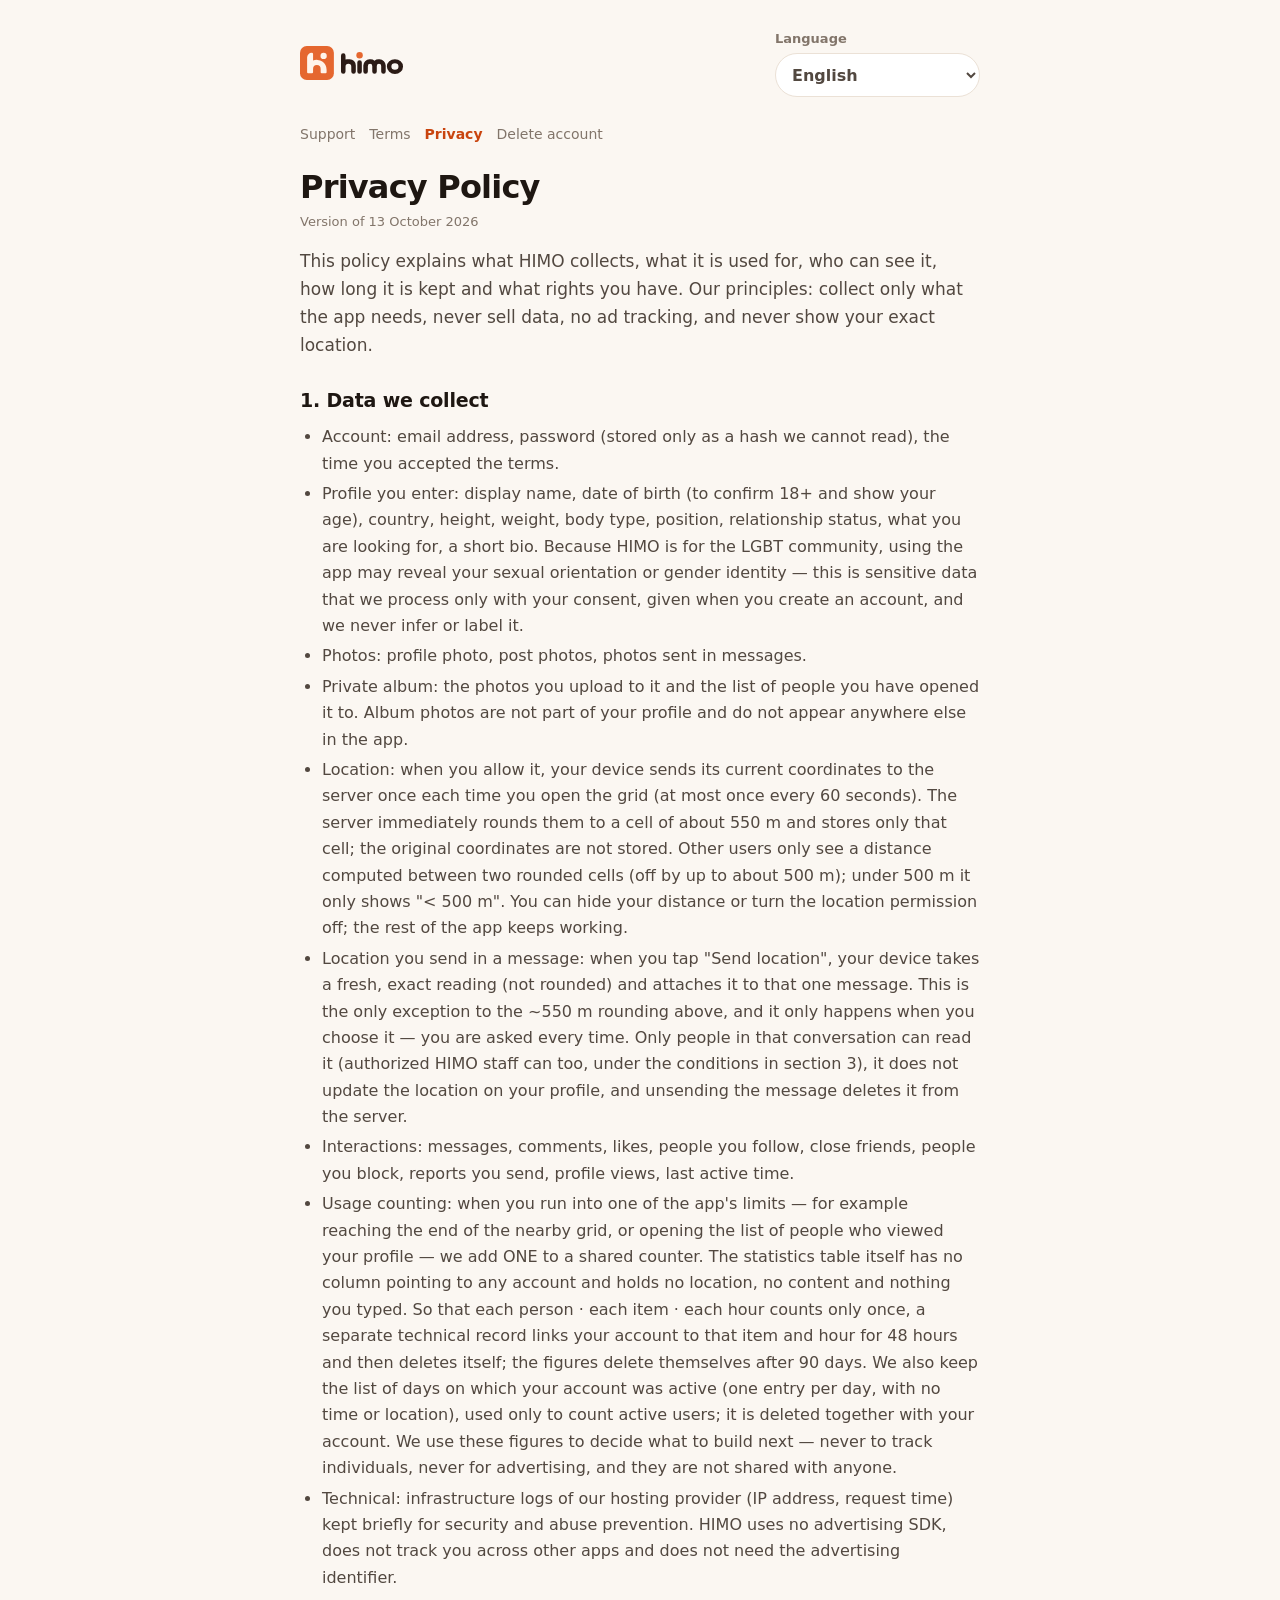
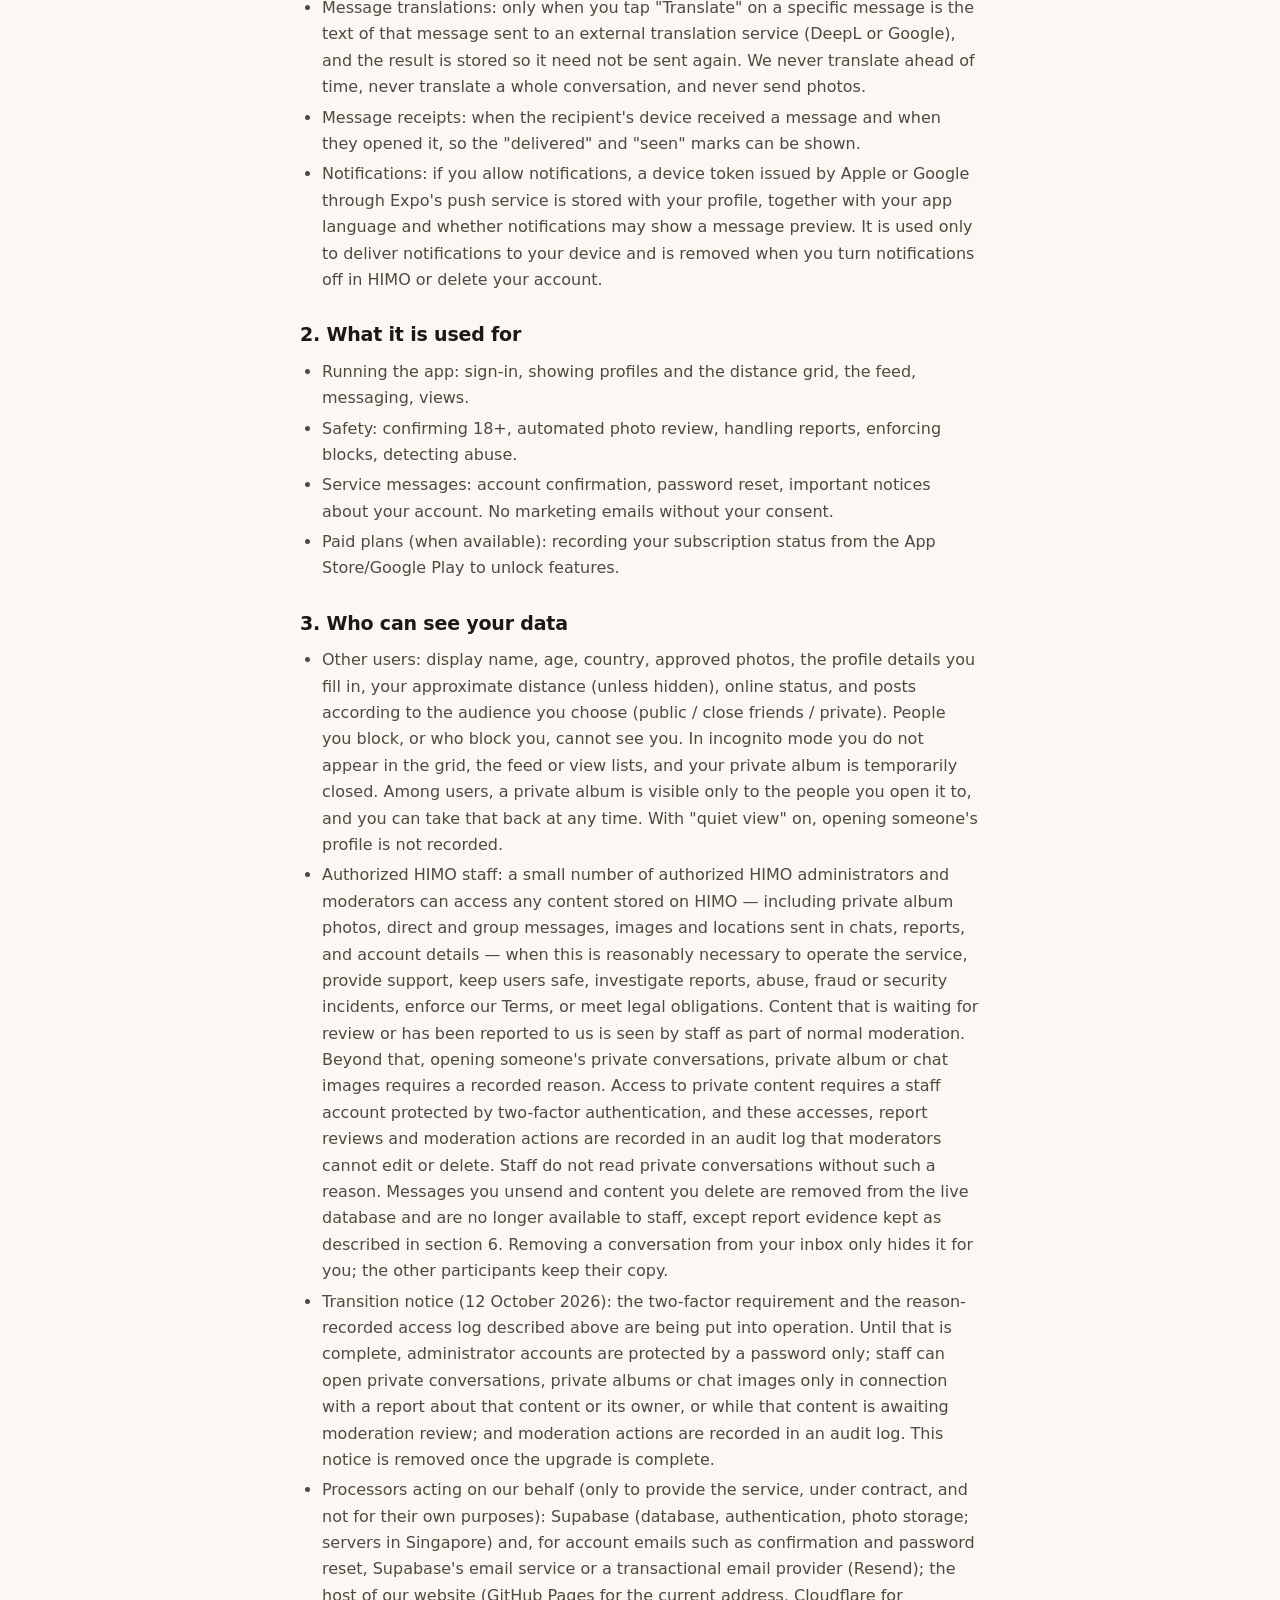
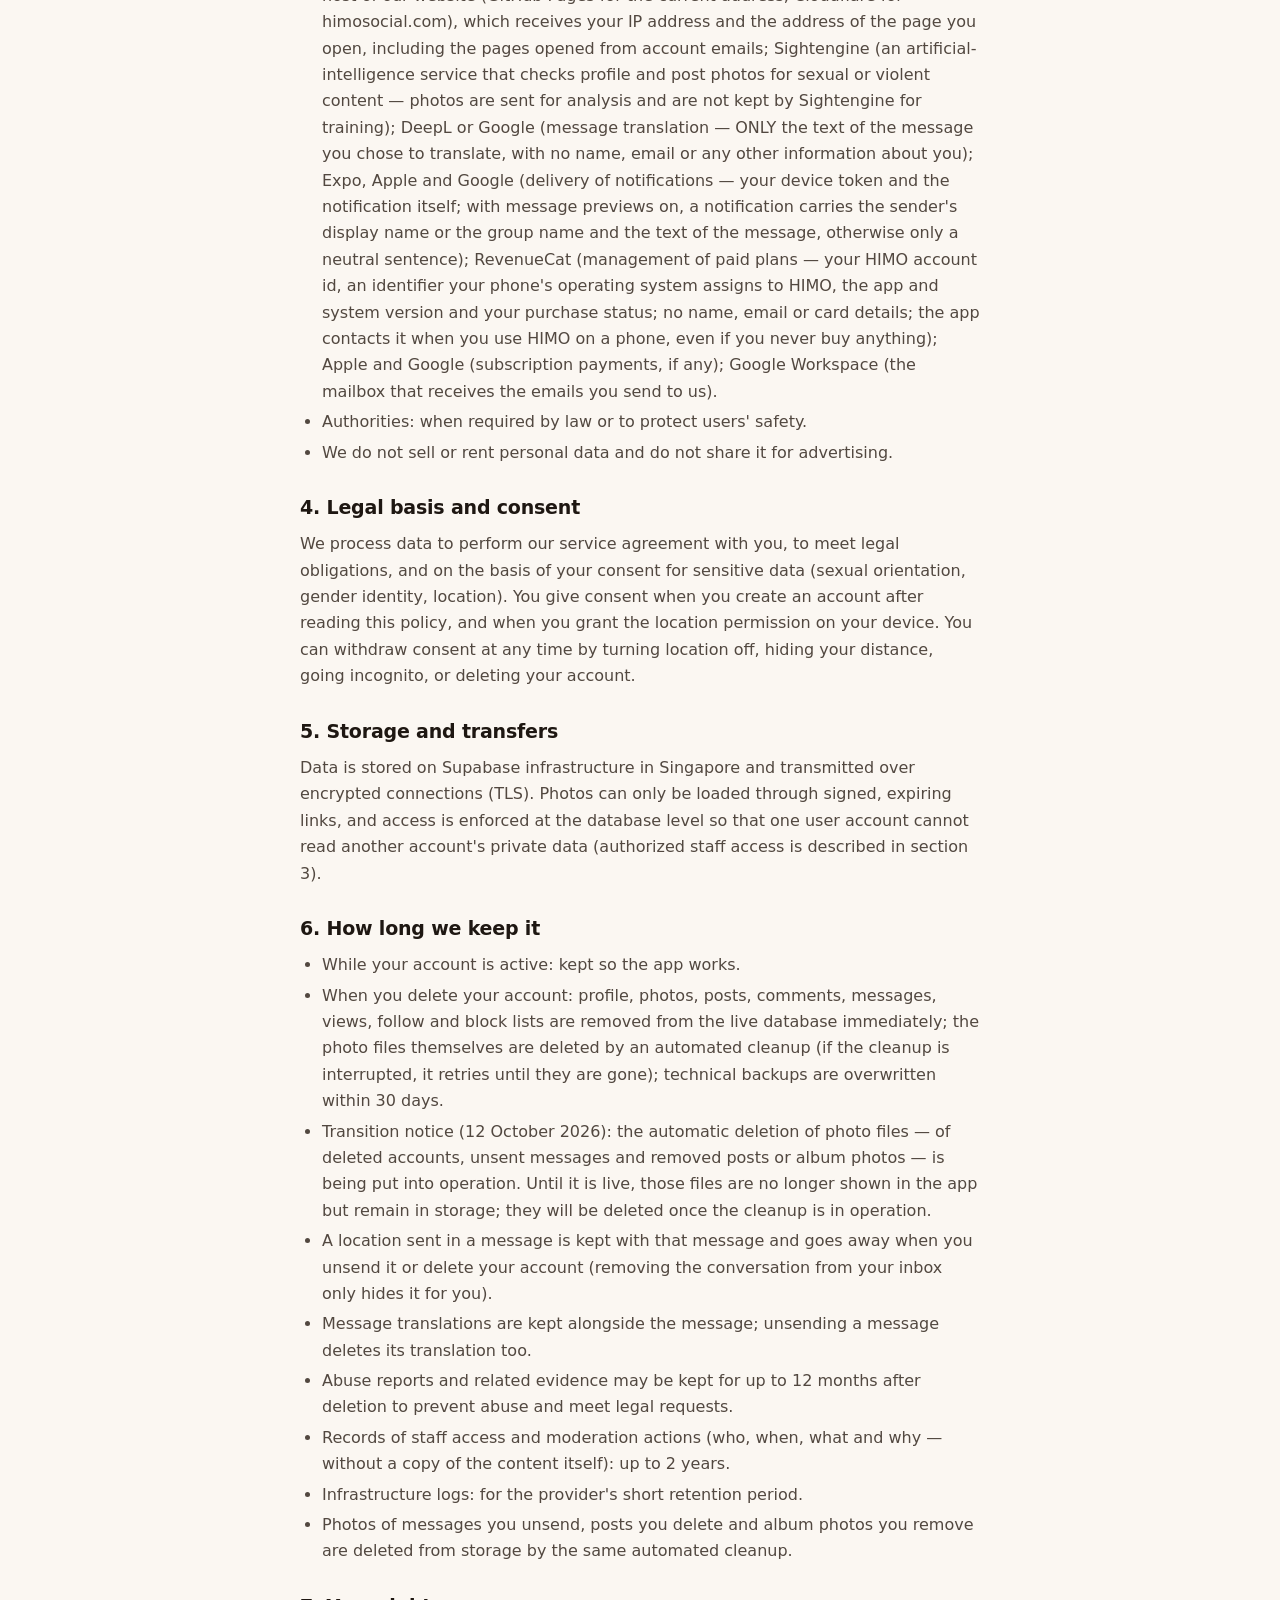
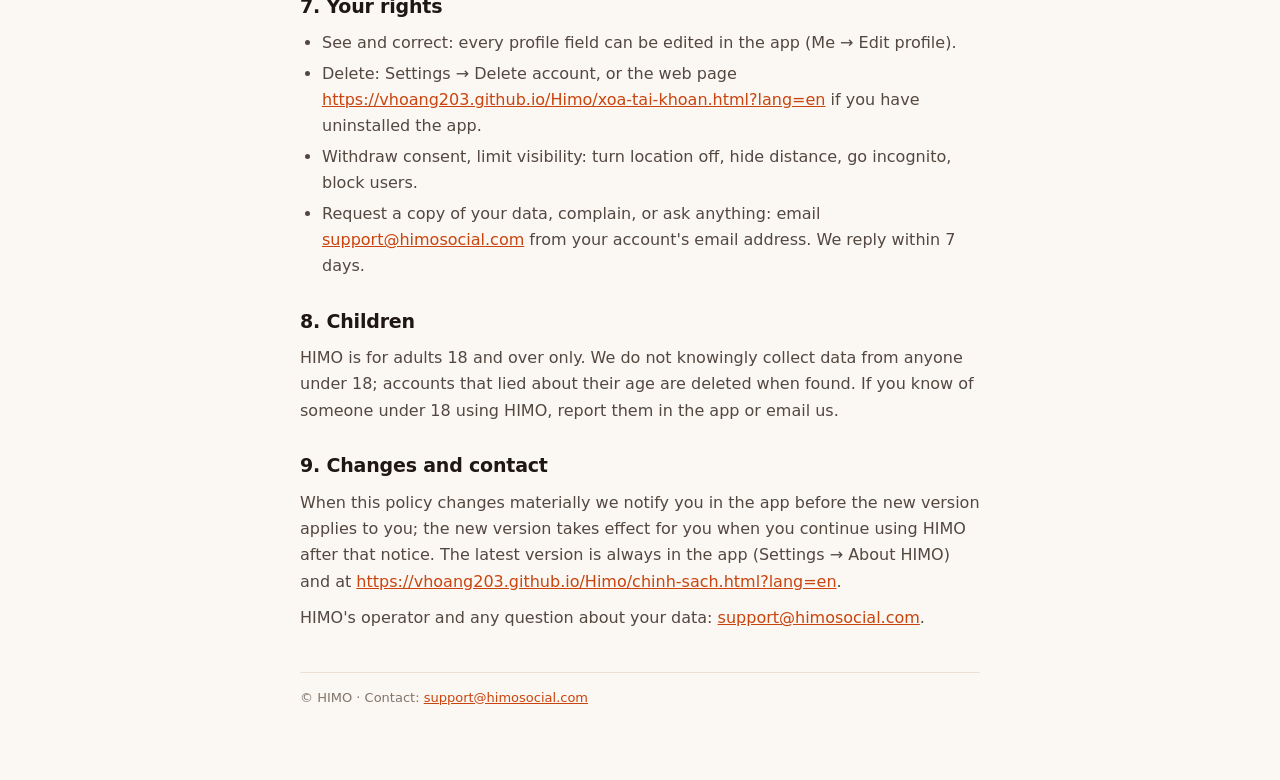
<file: chinh-sach.html>
<!doctype html>
<html lang="en" dir="ltr">
<head>
<meta charset="utf-8">
<meta name="viewport" content="width=device-width, initial-scale=1">
<meta name="color-scheme" content="light dark">
<meta name="himo-legal-version" content="2026-10-13">
<title>Privacy Policy · HIMO</title>
<link rel="icon" type="image/svg+xml" href="favicon.svg">
<link rel="stylesheet" href="style.css">
</head>
<body>
<div class="wrap">
<header>
<a class="brand" data-legal-link href="index.html?lang=en"><picture><source srcset="logo-dark.svg" media="(prefers-color-scheme: dark)"><img src="logo.svg" alt="HIMO" width="103" height="34"></picture></a>
<div class="language-control"><label id="language-label" for="language">Language</label>
<select class="lang" id="language" aria-label="Language"><option value="vi" lang="vi">Tiếng Việt</option><option value="en" lang="en" selected>English</option><option value="zh-Hans" lang="zh-Hans">简体中文</option><option value="zh-Hant" lang="zh-Hant">繁體中文</option><option value="ja" lang="ja">日本語</option><option value="ko" lang="ko">한국어</option><option value="th" lang="th">ภาษาไทย</option><option value="id" lang="id">Bahasa Indonesia</option><option value="pt" lang="pt">Português</option><option value="es" lang="es">Español</option><option value="fr" lang="fr">Français</option><option value="tr" lang="tr">Türkçe</option><option value="ru" lang="ru">Русский</option><option value="uk" lang="uk">Українська</option><option value="ar" lang="ar">العربية</option></select></div>
</header>
<nav data-lang="vi" lang="vi" hidden><a data-legal-link href="index.html?lang=vi">Hỗ trợ</a><a data-legal-link href="dieu-khoan.html?lang=vi">Điều khoản</a><a data-legal-link href="chinh-sach.html?lang=vi" aria-current="page">Quyền riêng tư</a><a data-legal-link href="xoa-tai-khoan.html?lang=vi">Xoá tài khoản</a></nav>
<nav data-lang="en" lang="en"><a data-legal-link href="index.html?lang=en">Support</a><a data-legal-link href="dieu-khoan.html?lang=en">Terms</a><a data-legal-link href="chinh-sach.html?lang=en" aria-current="page">Privacy</a><a data-legal-link href="xoa-tai-khoan.html?lang=en">Delete account</a></nav>
<nav data-lang="zh-Hans" lang="zh-Hans" hidden><a data-legal-link href="index.html?lang=zh-Hans">帮助</a><a data-legal-link href="dieu-khoan.html?lang=zh-Hans">条款</a><a data-legal-link href="chinh-sach.html?lang=zh-Hans" aria-current="page">隐私</a><a data-legal-link href="xoa-tai-khoan.html?lang=zh-Hans">删除账户</a></nav>
<nav data-lang="zh-Hant" lang="zh-Hant" hidden><a data-legal-link href="index.html?lang=zh-Hant">支援</a><a data-legal-link href="dieu-khoan.html?lang=zh-Hant">條款</a><a data-legal-link href="chinh-sach.html?lang=zh-Hant" aria-current="page">隱私</a><a data-legal-link href="xoa-tai-khoan.html?lang=zh-Hant">刪除帳號</a></nav>
<nav data-lang="ja" lang="ja" hidden><a data-legal-link href="index.html?lang=ja">サポート</a><a data-legal-link href="dieu-khoan.html?lang=ja">利用規約</a><a data-legal-link href="chinh-sach.html?lang=ja" aria-current="page">プライバシー</a><a data-legal-link href="xoa-tai-khoan.html?lang=ja">アカウント削除</a></nav>
<nav data-lang="ko" lang="ko" hidden><a data-legal-link href="index.html?lang=ko">고객지원</a><a data-legal-link href="dieu-khoan.html?lang=ko">이용약관</a><a data-legal-link href="chinh-sach.html?lang=ko" aria-current="page">개인정보 보호</a><a data-legal-link href="xoa-tai-khoan.html?lang=ko">계정 삭제</a></nav>
<nav data-lang="th" lang="th" hidden><a data-legal-link href="index.html?lang=th">ความช่วยเหลือ</a><a data-legal-link href="dieu-khoan.html?lang=th">ข้อกำหนดการใช้งาน</a><a data-legal-link href="chinh-sach.html?lang=th" aria-current="page">นโยบายความเป็นส่วนตัว</a><a data-legal-link href="xoa-tai-khoan.html?lang=th">ลบบัญชี</a></nav>
<nav data-lang="id" lang="id" hidden><a data-legal-link href="index.html?lang=id">Bantuan</a><a data-legal-link href="dieu-khoan.html?lang=id">Ketentuan</a><a data-legal-link href="chinh-sach.html?lang=id" aria-current="page">Privasi</a><a data-legal-link href="xoa-tai-khoan.html?lang=id">Hapus akun</a></nav>
<nav data-lang="pt" lang="pt" hidden><a data-legal-link href="index.html?lang=pt">Suporte</a><a data-legal-link href="dieu-khoan.html?lang=pt">Termos</a><a data-legal-link href="chinh-sach.html?lang=pt" aria-current="page">Privacidade</a><a data-legal-link href="xoa-tai-khoan.html?lang=pt">Excluir conta</a></nav>
<nav data-lang="es" lang="es" hidden><a data-legal-link href="index.html?lang=es">Ayuda</a><a data-legal-link href="dieu-khoan.html?lang=es">Condiciones</a><a data-legal-link href="chinh-sach.html?lang=es" aria-current="page">Privacidad</a><a data-legal-link href="xoa-tai-khoan.html?lang=es">Eliminar cuenta</a></nav>
<nav data-lang="fr" lang="fr" hidden><a data-legal-link href="index.html?lang=fr">Assistance</a><a data-legal-link href="dieu-khoan.html?lang=fr">Conditions</a><a data-legal-link href="chinh-sach.html?lang=fr" aria-current="page">Confidentialité</a><a data-legal-link href="xoa-tai-khoan.html?lang=fr">Supprimer le compte</a></nav>
<nav data-lang="tr" lang="tr" hidden><a data-legal-link href="index.html?lang=tr">Destek</a><a data-legal-link href="dieu-khoan.html?lang=tr">Kullanım Koşulları</a><a data-legal-link href="chinh-sach.html?lang=tr" aria-current="page">Gizlilik Politikası</a><a data-legal-link href="xoa-tai-khoan.html?lang=tr">Hesabı sil</a></nav>
<nav data-lang="ru" lang="ru" hidden><a data-legal-link href="index.html?lang=ru">Поддержка</a><a data-legal-link href="dieu-khoan.html?lang=ru">Условия использования</a><a data-legal-link href="chinh-sach.html?lang=ru" aria-current="page">Политика конфиденциальности</a><a data-legal-link href="xoa-tai-khoan.html?lang=ru">Удаление аккаунта</a></nav>
<nav data-lang="uk" lang="uk" hidden><a data-legal-link href="index.html?lang=uk">Підтримка</a><a data-legal-link href="dieu-khoan.html?lang=uk">Умови використання</a><a data-legal-link href="chinh-sach.html?lang=uk" aria-current="page">Політика конфіденційності</a><a data-legal-link href="xoa-tai-khoan.html?lang=uk">Видалення облікового запису</a></nav>
<nav data-lang="ar" lang="ar" hidden><a data-legal-link href="index.html?lang=ar">الدعم</a><a data-legal-link href="dieu-khoan.html?lang=ar">شروط الاستخدام</a><a data-legal-link href="chinh-sach.html?lang=ar" aria-current="page">سياسة الخصوصية</a><a data-legal-link href="xoa-tai-khoan.html?lang=ar">حذف الحساب</a></nav>
<article data-lang="vi" lang="vi" dir="ltr" hidden><h1>Chính sách quyền riêng tư</h1>
<p class="updated">Bản ngày 13/10/2026</p>
<p class="intro">Chính sách này nói rõ HIMO thu thập gì, dùng vào việc gì, ai được thấy, giữ bao lâu và bạn có những quyền gì. Nguyên tắc của chúng tôi: chỉ thu thập thứ cần để app hoạt động, không bán dữ liệu, không quảng cáo theo dõi, và không bao giờ hiện vị trí chính xác của bạn.</p>
<h2>1. Dữ liệu chúng tôi thu thập</h2>

<ul><li>Tài khoản: địa chỉ email, mật khẩu (chỉ lưu dạng băm, chúng tôi không đọc được), thời điểm đồng ý điều khoản.</li><li>Hồ sơ do bạn nhập: tên hiển thị, ngày sinh (để xác nhận 18+ và hiện tuổi), quốc gia, chiều cao, cân nặng, vóc dáng, vai trò, tình trạng quan hệ, điều bạn tìm, giới thiệu ngắn. Vì HIMO dành cho cộng đồng LGBT, việc dùng app có thể cho biết xu hướng tính dục hoặc bản dạng giới của bạn — đây là dữ liệu nhạy cảm, chúng tôi chỉ xử lý khi bạn đồng ý bằng cách tạo tài khoản, và không bao giờ suy đoán hay gắn nhãn bạn.</li><li>Ảnh: ảnh đại diện, ảnh bài đăng, ảnh gửi trong tin nhắn.</li><li>Album riêng: ảnh bạn tải lên album và danh sách người bạn đã mở album cho. Ảnh album không nằm trong hồ sơ và không hiện ở bất cứ đâu khác trong app.</li><li>Vị trí: khi bạn cho phép, thiết bị gửi toạ độ hiện tại lên máy chủ một lần mỗi khi mở lưới (tối đa một lần mỗi 60 giây). Máy chủ lập tức làm tròn về ô khoảng 550 m và chỉ lưu ô đó; toạ độ gốc không được lưu. Người khác chỉ thấy khoảng cách tính giữa hai ô đã làm tròn (sai số tới khoảng 500 m); dưới 500 m chỉ hiện &quot;&lt; 500 m&quot;. Bạn có thể ẩn khoảng cách hoặc tắt quyền vị trí; các phần khác của app vẫn dùng được.</li><li>Vị trí bạn tự gửi trong tin nhắn: khi bạn bấm &quot;Gửi vị trí&quot;, máy lấy một toạ độ MỚI, chính xác (không làm tròn) và gắn vào đúng tin nhắn đó. Đây là ngoại lệ duy nhất với quy tắc làm tròn ~550 m ở trên, và chỉ xảy ra khi bạn chủ động bấm — mỗi lần đều có hỏi lại. Toạ độ này chỉ những người trong cuộc trò chuyện đó đọc được (nhân sự được uỷ quyền của HIMO cũng đọc được, theo điều kiện ở mục 3), không cập nhật vị trí trong hồ sơ bạn, và thu hồi tin nhắn là xoá luôn khỏi máy chủ.</li><li>Tương tác: tin nhắn, bình luận, lượt thích, người bạn theo dõi, bạn thân, người bạn chặn, báo cáo bạn gửi, lượt xem hồ sơ, thời điểm hoạt động gần nhất.</li><li>Đếm sử dụng: khi bạn chạm vào một giới hạn của app — ví dụ xem hết lưới người gần đây, hoặc mở danh sách người đã xem hồ sơ bạn — chúng tôi cộng thêm MỘT vào một bộ đếm chung. Bản thân bảng số liệu không có cột nào chỉ tới tài khoản nào, và không chứa vị trí, nội dung, hay bất cứ chữ nào bạn nhập. Để mỗi người · mỗi mục · mỗi giờ chỉ tính một lượt, một bản ghi kỹ thuật riêng nối tài khoản của bạn với mục và giờ đó trong 48 giờ rồi tự xoá; số liệu tự xoá sau 90 ngày. Chúng tôi cũng lưu danh sách những ngày tài khoản của bạn có hoạt động (mỗi ngày một dòng, không có giờ hay vị trí), chỉ để đếm số người dùng hoạt động; danh sách này bị xoá cùng tài khoản. Chúng tôi dùng các số liệu này để biết nên làm tính năng nào tiếp theo — không dùng để theo dõi cá nhân, không dùng để quảng cáo, và không chia sẻ cho ai.</li><li>Kỹ thuật: nhật ký hệ thống của nhà cung cấp hạ tầng (địa chỉ IP, thời gian yêu cầu) được giữ ngắn hạn để bảo mật và chống lạm dụng. HIMO không dùng SDK quảng cáo, không theo dõi bạn qua các app khác và không cần mã định danh quảng cáo.</li><li>Bản dịch tin nhắn: chỉ khi bạn tự bấm &quot;Dịch&quot; cho một tin nhắn cụ thể, chữ của đúng tin đó được gửi tới dịch vụ dịch bên ngoài (DeepL hoặc Google) và bản dịch được lưu lại để lần sau khỏi gửi đi nữa. Chúng tôi không dịch sẵn, không dịch cả cuộc trò chuyện, và không gửi ảnh đi đâu cả.</li><li>Dấu tin nhắn: thời điểm máy người nhận nhận được tin và thời điểm họ mở đọc, để hiện dấu &quot;đã nhận&quot; và &quot;đã xem&quot;.</li><li>Thông báo: nếu bạn cho phép thông báo, một mã thiết bị do Apple hoặc Google cấp thông qua dịch vụ đẩy của Expo được lưu cùng hồ sơ của bạn, kèm ngôn ngữ app và lựa chọn có cho thông báo hiện trước nội dung tin hay không. Mã này chỉ dùng để gửi thông báo tới máy bạn, và bị xoá khi bạn tắt thông báo trong HIMO hoặc xoá tài khoản.</li></ul>
<h2>2. Dùng vào việc gì</h2>

<ul><li>Vận hành app: đăng nhập, hiển thị hồ sơ và lưới theo khoảng cách, bảng tin, nhắn tin, lượt xem.</li><li>An toàn: xác nhận 18+, duyệt ảnh tự động, xử lý báo cáo, thực thi chặn, phát hiện lạm dụng.</li><li>Liên lạc dịch vụ: email xác nhận tài khoản, đặt lại mật khẩu, thông báo quan trọng về tài khoản. Không gửi email tiếp thị nếu bạn không đồng ý.</li><li>Gói trả phí (khi có): ghi nhận trạng thái đăng ký từ App Store/Google Play để mở tính năng.</li></ul>
<h2>3. Ai được thấy dữ liệu của bạn</h2>

<ul><li>Người dùng khác: tên hiển thị, tuổi, quốc gia, ảnh đã duyệt, thông tin hồ sơ bạn điền, khoảng cách ước lượng (trừ khi bạn ẩn), trạng thái hoạt động, bài đăng theo phạm vi bạn chọn (công khai / bạn thân / riêng tư). Người bạn chặn hoặc chặn bạn không thấy bạn. Khi bật ẩn danh, bạn không xuất hiện trong lưới, bảng tin, lượt xem và album riêng của bạn tạm khoá. Giữa người dùng với nhau, album riêng chỉ những người bạn tự mở cho mới xem được, và bạn thu hồi lúc nào cũng được. Khi bật &quot;xem thầm&quot;, việc bạn mở hồ sơ người khác không được ghi lại.</li><li>Nhân sự được uỷ quyền của HIMO: một số ít quản trị viên và người kiểm duyệt được HIMO uỷ quyền có thể truy cập mọi nội dung lưu trên HIMO — kể cả ảnh album riêng, tin nhắn riêng và tin nhắn nhóm, ảnh và vị trí gửi trong cuộc trò chuyện, báo cáo và thông tin tài khoản — khi điều đó thật sự cần để vận hành dịch vụ, hỗ trợ người dùng, giữ an toàn cho người dùng, điều tra báo cáo, lạm dụng, gian lận hay sự cố bảo mật, thực thi Điều khoản, hoặc đáp ứng nghĩa vụ pháp luật. Nội dung đang chờ duyệt hoặc đã bị báo cáo được nhân sự xem như một phần của việc kiểm duyệt thông thường. Ngoài phạm vi đó, mở cuộc trò chuyện riêng, album riêng hay ảnh trong chat của một người bắt buộc phải ghi lại lý do. Truy cập nội dung riêng bắt buộc dùng tài khoản nhân sự có xác thực hai lớp, và các lần truy cập này, các lần xem báo cáo và mọi thao tác kiểm duyệt đều được ghi vào nhật ký kiểm tra mà người kiểm duyệt không sửa hay xoá được. Nhân sự không đọc cuộc trò chuyện riêng khi không có lý do như vậy. Tin nhắn bạn đã thu hồi và nội dung bạn đã xoá bị gỡ khỏi cơ sở dữ liệu đang chạy và nhân sự không còn xem được, trừ bằng chứng báo cáo được giữ như mô tả ở mục 6. Xoá một cuộc trò chuyện khỏi hộp thư chỉ ẩn nó với bạn; những người còn lại vẫn giữ bản của họ.</li><li>Thông báo chuyển tiếp (12/10/2026): yêu cầu xác thực hai lớp và nhật ký truy cập có ghi lý do nêu ở trên đang được đưa vào vận hành. Cho tới khi hoàn tất, tài khoản quản trị viên chỉ được bảo vệ bằng mật khẩu; nhân sự chỉ mở được cuộc trò chuyện riêng, album riêng hay ảnh trong chat khi có báo cáo liên quan tới nội dung đó hoặc tới chủ nội dung, hoặc khi nội dung đó đang chờ kiểm duyệt; và mọi thao tác kiểm duyệt đều được ghi vào nhật ký. Thông báo này sẽ được gỡ khi việc nâng cấp hoàn tất.</li><li>Đơn vị xử lý thay chúng tôi (chỉ để cung cấp dịch vụ, theo hợp đồng, không được dùng dữ liệu cho mục đích riêng): Supabase (cơ sở dữ liệu, xác thực, lưu trữ ảnh; máy chủ đặt tại Singapore) và, với email tài khoản như xác nhận đăng ký hay đặt lại mật khẩu, dịch vụ email của Supabase hoặc một nhà cung cấp gửi email giao dịch (Resend); đơn vị lưu trữ trang web của chúng tôi (GitHub Pages với địa chỉ hiện tại, Cloudflare với himosocial.com), nhận địa chỉ IP của bạn và địa chỉ trang bạn mở, kể cả các trang mở từ email tài khoản; Sightengine (dịch vụ trí tuệ nhân tạo kiểm tra ảnh đại diện và ảnh bài đăng để phát hiện nội dung khiêu dâm hoặc bạo lực — ảnh được gửi đi để phân tích và không được Sightengine lưu giữ để huấn luyện); DeepL hoặc Google (dịch tin nhắn — CHỈ chữ của tin bạn tự bấm dịch, không kèm tên, email hay bất kỳ thông tin nào khác về bạn); Expo, Apple và Google (gửi thông báo — mã thiết bị của bạn và chính nội dung thông báo; khi bật hiện trước nội dung, thông báo mang tên hiển thị của người gửi hoặc tên nhóm cùng chữ của tin nhắn, còn không thì chỉ một câu trung tính); RevenueCat (quản lý gói trả phí — mã tài khoản HIMO của bạn, một mã định danh mà hệ điều hành của điện thoại cấp riêng cho HIMO, phiên bản app và hệ điều hành, cùng trạng thái mua của bạn; không có tên, email hay thông tin thẻ; app kết nối tới dịch vụ này khi bạn dùng HIMO trên điện thoại, kể cả khi bạn không mua gì); Apple và Google (thanh toán gói đăng ký, nếu có); Google Workspace (hộp thư nhận các email bạn gửi cho chúng tôi).</li><li>Cơ quan có thẩm quyền: khi pháp luật yêu cầu hoặc để bảo vệ an toàn của người dùng.</li><li>Chúng tôi không bán, không cho thuê dữ liệu cá nhân và không chia sẻ cho mục đích quảng cáo.</li></ul>
<h2>4. Cơ sở xử lý và sự đồng ý</h2>
<p>Chúng tôi xử lý dữ liệu để thực hiện thoả thuận cung cấp dịch vụ với bạn, để đáp ứng nghĩa vụ pháp luật, và trên cơ sở sự đồng ý của bạn với dữ liệu nhạy cảm (xu hướng tính dục, bản dạng giới, vị trí). Bạn thể hiện sự đồng ý khi tạo tài khoản sau khi đã đọc chính sách này, và khi cấp quyền vị trí trên thiết bị. Bạn có thể rút lại đồng ý bất cứ lúc nào bằng cách tắt quyền vị trí, ẩn khoảng cách, bật ẩn danh, hoặc xoá tài khoản.</p>

<h2>5. Lưu trữ và chuyển dữ liệu</h2>
<p>Dữ liệu được lưu trên hạ tầng Supabase tại Singapore, truyền qua kết nối mã hoá (TLS). Ảnh chỉ tải được qua đường dẫn có chữ ký và hết hạn; quyền truy cập dữ liệu được kiểm soát ở tầng cơ sở dữ liệu để tài khoản người dùng này không đọc được dữ liệu riêng của tài khoản khác (việc truy cập của nhân sự được uỷ quyền mô tả ở mục 3).</p>

<h2>6. Giữ bao lâu</h2>

<ul><li>Trong thời gian tài khoản còn hoạt động: dữ liệu được giữ để app hoạt động.</li><li>Khi bạn xoá tài khoản: hồ sơ, ảnh, bài đăng, bình luận, tin nhắn, lượt xem, danh sách theo dõi và chặn bị xoá ngay khỏi cơ sở dữ liệu đang chạy; bản thân các tệp ảnh được một quy trình dọn dẹp tự động xoá (nếu bị gián đoạn, quy trình thử lại cho tới khi xoá xong); bản sao lưu kỹ thuật bị ghi đè trong tối đa 30 ngày.</li><li>Thông báo chuyển tiếp (12/10/2026): việc tự động xoá tệp ảnh — của tài khoản đã xoá, tin nhắn đã thu hồi, bài đăng và ảnh album đã gỡ — đang được đưa vào vận hành. Cho tới khi việc dọn dẹp này đi vào hoạt động, những tệp đó không còn hiển thị trong app nhưng vẫn nằm trong kho lưu trữ; chúng sẽ được xoá khi việc dọn dẹp đi vào hoạt động.</li><li>Vị trí gửi trong tin nhắn được giữ cùng tin nhắn đó và biến mất khi bạn thu hồi tin hoặc xoá tài khoản (xoá cuộc trò chuyện khỏi hộp thư chỉ ẩn nó với bạn).</li><li>Bản dịch tin nhắn được giữ cùng tin nhắn; thu hồi tin nhắn là bản dịch bị xoá theo.</li><li>Báo cáo vi phạm và bằng chứng liên quan có thể được giữ tối đa 12 tháng sau khi tài khoản bị xoá để chống lạm dụng và đáp ứng yêu cầu pháp luật.</li><li>Nhật ký truy cập và xử lý của nhân sự (ai, lúc nào, làm gì, vì sao — không chép lại nội dung): tối đa 2 năm.</li><li>Nhật ký kỹ thuật của hạ tầng: theo chu kỳ ngắn của nhà cung cấp.</li><li>Ảnh của tin nhắn bạn thu hồi, bài đăng bạn xoá và ảnh album bạn gỡ được cùng quy trình dọn dẹp tự động đó xoá khỏi kho lưu trữ.</li></ul>
<h2>7. Quyền của bạn</h2>

<ul><li>Xem và sửa: mọi thông tin hồ sơ sửa được trong app (mục Tôi → Sửa hồ sơ).</li><li>Xoá: Cài đặt → Xoá tài khoản, hoặc trang web <a data-legal-link href="https://vhoang203.github.io/Himo/xoa-tai-khoan.html?lang=vi">https://vhoang203.github.io/Himo/xoa-tai-khoan.html?lang=vi</a> nếu bạn đã gỡ app.</li><li>Rút lại đồng ý, hạn chế hiển thị: tắt quyền vị trí, ẩn khoảng cách, ẩn danh, chặn người dùng.</li><li>Yêu cầu bản sao dữ liệu, khiếu nại hoặc hỏi bất cứ điều gì: gửi email tới <a href="mailto:support@himosocial.com" dir="ltr">support@himosocial.com</a> từ địa chỉ email của tài khoản. Chúng tôi trả lời trong vòng 7 ngày.</li></ul>
<h2>8. Trẻ em</h2>
<p>HIMO chỉ dành cho người từ 18 tuổi. Chúng tôi không cố ý thu thập dữ liệu của người dưới 18; tài khoản khai sai tuổi bị xoá khi phát hiện. Nếu bạn biết một người dưới 18 đang dùng HIMO, hãy báo cáo trong app hoặc email cho chúng tôi.</p>

<h2>9. Thay đổi và liên hệ</h2>
<p>Khi chính sách thay đổi đáng kể, chúng tôi thông báo trong app trước khi bản mới áp dụng với bạn; bản mới có hiệu lực với bạn khi bạn tiếp tục dùng HIMO sau thông báo đó. Bản mới nhất luôn có trong app (Cài đặt → Về HIMO) và tại <a data-legal-link href="https://vhoang203.github.io/Himo/chinh-sach.html?lang=vi">https://vhoang203.github.io/Himo/chinh-sach.html?lang=vi</a>.</p>
<p>Đơn vị vận hành HIMO và mọi câu hỏi về dữ liệu: <a href="mailto:support@himosocial.com" dir="ltr">support@himosocial.com</a>.</p>
</article>
<article data-lang="en" lang="en" dir="ltr"><h1>Privacy Policy</h1>
<p class="updated">Version of 13 October 2026</p>
<p class="intro">This policy explains what HIMO collects, what it is used for, who can see it, how long it is kept and what rights you have. Our principles: collect only what the app needs, never sell data, no ad tracking, and never show your exact location.</p>
<h2>1. Data we collect</h2>

<ul><li>Account: email address, password (stored only as a hash we cannot read), the time you accepted the terms.</li><li>Profile you enter: display name, date of birth (to confirm 18+ and show your age), country, height, weight, body type, position, relationship status, what you are looking for, a short bio. Because HIMO is for the LGBT community, using the app may reveal your sexual orientation or gender identity — this is sensitive data that we process only with your consent, given when you create an account, and we never infer or label it.</li><li>Photos: profile photo, post photos, photos sent in messages.</li><li>Private album: the photos you upload to it and the list of people you have opened it to. Album photos are not part of your profile and do not appear anywhere else in the app.</li><li>Location: when you allow it, your device sends its current coordinates to the server once each time you open the grid (at most once every 60 seconds). The server immediately rounds them to a cell of about 550 m and stores only that cell; the original coordinates are not stored. Other users only see a distance computed between two rounded cells (off by up to about 500 m); under 500 m it only shows &quot;&lt; 500 m&quot;. You can hide your distance or turn the location permission off; the rest of the app keeps working.</li><li>Location you send in a message: when you tap &quot;Send location&quot;, your device takes a fresh, exact reading (not rounded) and attaches it to that one message. This is the only exception to the ~550 m rounding above, and it only happens when you choose it — you are asked every time. Only people in that conversation can read it (authorized HIMO staff can too, under the conditions in section 3), it does not update the location on your profile, and unsending the message deletes it from the server.</li><li>Interactions: messages, comments, likes, people you follow, close friends, people you block, reports you send, profile views, last active time.</li><li>Usage counting: when you run into one of the app's limits — for example reaching the end of the nearby grid, or opening the list of people who viewed your profile — we add ONE to a shared counter. The statistics table itself has no column pointing to any account and holds no location, no content and nothing you typed. So that each person · each item · each hour counts only once, a separate technical record links your account to that item and hour for 48 hours and then deletes itself; the figures delete themselves after 90 days. We also keep the list of days on which your account was active (one entry per day, with no time or location), used only to count active users; it is deleted together with your account. We use these figures to decide what to build next — never to track individuals, never for advertising, and they are not shared with anyone.</li><li>Technical: infrastructure logs of our hosting provider (IP address, request time) kept briefly for security and abuse prevention. HIMO uses no advertising SDK, does not track you across other apps and does not need the advertising identifier.</li><li>Message translations: only when you tap &quot;Translate&quot; on a specific message is the text of that message sent to an external translation service (DeepL or Google), and the result is stored so it need not be sent again. We never translate ahead of time, never translate a whole conversation, and never send photos.</li><li>Message receipts: when the recipient's device received a message and when they opened it, so the &quot;delivered&quot; and &quot;seen&quot; marks can be shown.</li><li>Notifications: if you allow notifications, a device token issued by Apple or Google through Expo's push service is stored with your profile, together with your app language and whether notifications may show a message preview. It is used only to deliver notifications to your device and is removed when you turn notifications off in HIMO or delete your account.</li></ul>
<h2>2. What it is used for</h2>

<ul><li>Running the app: sign-in, showing profiles and the distance grid, the feed, messaging, views.</li><li>Safety: confirming 18+, automated photo review, handling reports, enforcing blocks, detecting abuse.</li><li>Service messages: account confirmation, password reset, important notices about your account. No marketing emails without your consent.</li><li>Paid plans (when available): recording your subscription status from the App Store/Google Play to unlock features.</li></ul>
<h2>3. Who can see your data</h2>

<ul><li>Other users: display name, age, country, approved photos, the profile details you fill in, your approximate distance (unless hidden), online status, and posts according to the audience you choose (public / close friends / private). People you block, or who block you, cannot see you. In incognito mode you do not appear in the grid, the feed or view lists, and your private album is temporarily closed. Among users, a private album is visible only to the people you open it to, and you can take that back at any time. With &quot;quiet view&quot; on, opening someone's profile is not recorded.</li><li>Authorized HIMO staff: a small number of authorized HIMO administrators and moderators can access any content stored on HIMO — including private album photos, direct and group messages, images and locations sent in chats, reports, and account details — when this is reasonably necessary to operate the service, provide support, keep users safe, investigate reports, abuse, fraud or security incidents, enforce our Terms, or meet legal obligations. Content that is waiting for review or has been reported to us is seen by staff as part of normal moderation. Beyond that, opening someone's private conversations, private album or chat images requires a recorded reason. Access to private content requires a staff account protected by two-factor authentication, and these accesses, report reviews and moderation actions are recorded in an audit log that moderators cannot edit or delete. Staff do not read private conversations without such a reason. Messages you unsend and content you delete are removed from the live database and are no longer available to staff, except report evidence kept as described in section 6. Removing a conversation from your inbox only hides it for you; the other participants keep their copy.</li><li>Transition notice (12 October 2026): the two-factor requirement and the reason-recorded access log described above are being put into operation. Until that is complete, administrator accounts are protected by a password only; staff can open private conversations, private albums or chat images only in connection with a report about that content or its owner, or while that content is awaiting moderation review; and moderation actions are recorded in an audit log. This notice is removed once the upgrade is complete.</li><li>Processors acting on our behalf (only to provide the service, under contract, and not for their own purposes): Supabase (database, authentication, photo storage; servers in Singapore) and, for account emails such as confirmation and password reset, Supabase's email service or a transactional email provider (Resend); the host of our website (GitHub Pages for the current address, Cloudflare for himosocial.com), which receives your IP address and the address of the page you open, including the pages opened from account emails; Sightengine (an artificial-intelligence service that checks profile and post photos for sexual or violent content — photos are sent for analysis and are not kept by Sightengine for training); DeepL or Google (message translation — ONLY the text of the message you chose to translate, with no name, email or any other information about you); Expo, Apple and Google (delivery of notifications — your device token and the notification itself; with message previews on, a notification carries the sender's display name or the group name and the text of the message, otherwise only a neutral sentence); RevenueCat (management of paid plans — your HIMO account id, an identifier your phone's operating system assigns to HIMO, the app and system version and your purchase status; no name, email or card details; the app contacts it when you use HIMO on a phone, even if you never buy anything); Apple and Google (subscription payments, if any); Google Workspace (the mailbox that receives the emails you send to us).</li><li>Authorities: when required by law or to protect users' safety.</li><li>We do not sell or rent personal data and do not share it for advertising.</li></ul>
<h2>4. Legal basis and consent</h2>
<p>We process data to perform our service agreement with you, to meet legal obligations, and on the basis of your consent for sensitive data (sexual orientation, gender identity, location). You give consent when you create an account after reading this policy, and when you grant the location permission on your device. You can withdraw consent at any time by turning location off, hiding your distance, going incognito, or deleting your account.</p>

<h2>5. Storage and transfers</h2>
<p>Data is stored on Supabase infrastructure in Singapore and transmitted over encrypted connections (TLS). Photos can only be loaded through signed, expiring links, and access is enforced at the database level so that one user account cannot read another account's private data (authorized staff access is described in section 3).</p>

<h2>6. How long we keep it</h2>

<ul><li>While your account is active: kept so the app works.</li><li>When you delete your account: profile, photos, posts, comments, messages, views, follow and block lists are removed from the live database immediately; the photo files themselves are deleted by an automated cleanup (if the cleanup is interrupted, it retries until they are gone); technical backups are overwritten within 30 days.</li><li>Transition notice (12 October 2026): the automatic deletion of photo files — of deleted accounts, unsent messages and removed posts or album photos — is being put into operation. Until it is live, those files are no longer shown in the app but remain in storage; they will be deleted once the cleanup is in operation.</li><li>A location sent in a message is kept with that message and goes away when you unsend it or delete your account (removing the conversation from your inbox only hides it for you).</li><li>Message translations are kept alongside the message; unsending a message deletes its translation too.</li><li>Abuse reports and related evidence may be kept for up to 12 months after deletion to prevent abuse and meet legal requests.</li><li>Records of staff access and moderation actions (who, when, what and why — without a copy of the content itself): up to 2 years.</li><li>Infrastructure logs: for the provider's short retention period.</li><li>Photos of messages you unsend, posts you delete and album photos you remove are deleted from storage by the same automated cleanup.</li></ul>
<h2>7. Your rights</h2>

<ul><li>See and correct: every profile field can be edited in the app (Me → Edit profile).</li><li>Delete: Settings → Delete account, or the web page <a data-legal-link href="https://vhoang203.github.io/Himo/xoa-tai-khoan.html?lang=en">https://vhoang203.github.io/Himo/xoa-tai-khoan.html?lang=en</a> if you have uninstalled the app.</li><li>Withdraw consent, limit visibility: turn location off, hide distance, go incognito, block users.</li><li>Request a copy of your data, complain, or ask anything: email <a href="mailto:support@himosocial.com" dir="ltr">support@himosocial.com</a> from your account's email address. We reply within 7 days.</li></ul>
<h2>8. Children</h2>
<p>HIMO is for adults 18 and over only. We do not knowingly collect data from anyone under 18; accounts that lied about their age are deleted when found. If you know of someone under 18 using HIMO, report them in the app or email us.</p>

<h2>9. Changes and contact</h2>
<p>When this policy changes materially we notify you in the app before the new version applies to you; the new version takes effect for you when you continue using HIMO after that notice. The latest version is always in the app (Settings → About HIMO) and at <a data-legal-link href="https://vhoang203.github.io/Himo/chinh-sach.html?lang=en">https://vhoang203.github.io/Himo/chinh-sach.html?lang=en</a>.</p>
<p>HIMO's operator and any question about your data: <a href="mailto:support@himosocial.com" dir="ltr">support@himosocial.com</a>.</p>
</article>
<article data-lang="zh-Hans" lang="zh-Hans" dir="ltr" hidden><h1>隐私政策</h1>
<p class="updated">2026年10月13日版</p>
<p class="intro">本政策说明HIMO收集哪些数据、数据的用途、谁能查看、保存多久，以及您享有哪些权利。我们的原则是：仅收集应用所需的数据、绝不出售数据、不进行广告追踪，且绝不显示您的确切位置。</p>
<h2>1. 我们收集的数据</h2>

<ul><li>账户：电子邮箱地址、密码（仅以我们无法读取的哈希值形式存储），以及您接受条款的时间。</li><li>您填写的个人资料：显示名称、出生日期（用于确认您已年满18岁并显示年龄）、国家、身高、体重、体型、性角色、感情状态、交友目的和个人简介。由于HIMO面向LGBT社群，使用本应用可能透露您的性取向或性别认同。这些属于敏感数据，我们仅在获得您创建账户时给予的同意后处理，绝不推断或为其贴标签。</li><li>照片：个人资料照片、帖子照片、消息中发送的照片。</li><li>私密相册：您上传至相册的照片，以及您已向其开放相册的人员列表。相册照片不属于您的个人资料，也不会出现在应用内的其他任何位置。</li><li>位置：在您允许的情况下，每次打开网格时，设备会将当前坐标发送到服务器一次（每60秒最多一次）。服务器会立即将坐标取整为约550 m的网格单元，并仅存储该单元；不会存储原始坐标。其他用户只能看到根据两个取整后的单元计算出的距离（误差最多约500 m）；不足500 m时仅显示“&lt; 500 m”。您可以隐藏距离或关闭位置权限；应用的其他功能仍可使用。</li><li>您通过消息发送的位置：点击“发送位置”时，设备会重新读取确切位置（不取整），并将其附加到该条消息。这是上述约550 m取整规则的唯一例外，而且只有您选择发送时才会发生，每次都会征询您的确认。只有该对话中的人员可以读取此位置（经授权的HIMO工作人员也可读取，条件见第3节），它不会更新您个人资料中的位置，撤回消息后该位置会从服务器删除。</li><li>互动：消息、评论、点赞、您关注的人、密友、您屏蔽的人、您提交的举报、个人资料浏览记录、上次活跃时间。</li><li>使用计数：当您触及应用的某个限制时——例如浏览到附近网格的末尾，或打开查看过您资料的人员列表——我们会在一个共享计数器上加一。统计表本身没有任何指向账户的列，也不包含位置、内容或您输入的任何文字。为了让每个人·每个项目·每小时只计一次，一条单独的技术记录会把您的账户与该项目和该小时关联 48 小时，然后自动删除；统计数字在 90 天后自动删除。我们还会保留您的账户有活动的日期列表（每天一条，不含时间或位置），仅用于统计活跃用户数；它会随您的账户一起删除。我们用这些数字决定接下来开发什么——从不用于追踪个人，从不用于广告，也不会与任何人共享。</li><li>技术数据：托管服务提供商的基础设施日志（IP地址、请求时间），为安全及防止滥用而短期保存。HIMO不使用任何广告SDK，不跨其他应用追踪您，也不需要广告标识符。</li><li>消息翻译：仅当您对某条特定消息点击“翻译”时，该消息的文字才会发送至外部翻译服务（DeepL或Google），并保存翻译结果，以免再次发送。我们绝不预先翻译、绝不翻译整段对话，也绝不发送照片。</li><li>消息回执：接收者的设备收到消息的时间，以及接收者打开消息的时间，以便显示“已送达”和“已读”标记。</li><li>通知：如果您允许通知，由 Apple 或 Google 通过 Expo 推送服务签发的设备令牌会与您的资料一起保存，同时保存您的应用语言以及是否允许通知显示消息预览的选择。该令牌仅用于向您的设备发送通知，当您在 HIMO 中关闭通知或删除账户时即被删除。</li></ul>
<h2>2. 数据用途</h2>

<ul><li>运行应用：登录、展示个人资料及按距离排序的网格、动态、消息和浏览记录。</li><li>安全：确认已年满18岁、自动审核照片、处理举报、执行屏蔽、检测滥用行为。</li><li>服务消息：账户确认、密码重置，以及有关您账户的重要通知。未经您的同意，不发送营销邮件。</li><li>付费方案（推出时适用）：记录您在App Store/Google Play的订阅状态，以解锁功能。</li></ul>
<h2>3. 谁能查看您的数据</h2>

<ul><li>其他用户：显示名称、年龄、国家、已通过审核的照片、您填写的个人资料、您的大致距离（除非已隐藏）、在线状态，以及按照您选择的受众范围（公开／密友／私密）展示的帖子。您屏蔽的人或屏蔽您的人无法看到您。隐身模式下，您不会出现在网格、动态或浏览列表中，您的私密相册也会暂时关闭。在用户之间，私密相册仅对您准许的人可见，您可随时撤销权限。开启“悄悄查看”后，打开他人的个人资料不会被记录。</li><li>经授权的HIMO工作人员：少数经HIMO授权的管理员和审核员，在运营服务、提供支持、保障用户安全、调查举报、滥用、欺诈或安全事件、执行我们的《使用条款》或履行法律义务合理必要时，可以访问HIMO上存储的任何内容，包括私密相册照片、私信和群组消息、在聊天中发送的图片和位置、举报以及账户信息。待审核或被举报给我们的内容，会作为常规审核的一部分由工作人员查看。除此之外，打开某人的私密对话、私密相册或聊天图片必须记录理由。访问私密内容必须使用受双重身份验证保护的工作人员账户，这些访问、举报查看以及审核操作都会记录在审核员无法修改或删除的审计日志中。没有此类理由，工作人员不会阅读私密对话。您撤回的消息和删除的内容会从正在运行的数据库中移除，工作人员也无法再查看，但按第6节所述保留的举报证据除外。将对话从您的收件箱中移除只会对您隐藏该对话；其他参与者仍保留各自的副本。</li><li>过渡说明（2026年10月12日）：上文所述的双重验证要求和记录原因的访问日志正在投入运行。在此之前，管理员账户仅受密码保护；工作人员只有在相关内容或其所有者被举报，或该内容正在等待审核时，才能打开私密对话、私密相册或聊天图片；所有审核操作都会记录在审计日志中。升级完成后，本说明将被移除。</li><li>代表我们处理数据的服务商（仅为提供服务、依据合同，且不得用于其自身目的）：Supabase（数据库、身份验证、照片存储；服务器位于新加坡），以及用于确认和重置密码等账户邮件的 Supabase 邮件服务或交易邮件服务商（Resend）；我们网站的托管方（当前地址为 GitHub Pages，himosocial.com 为 Cloudflare），它会收到您的 IP 地址和您打开的页面地址，包括从账户邮件打开的页面；Sightengine（一项人工智能服务，检查头像和帖子照片是否含有色情或暴力内容——照片被发送进行分析，Sightengine 不会保留用于训练）；DeepL 或 Google（消息翻译——仅限您选择翻译的那条消息的文字，不含姓名、邮箱或任何其他关于您的信息）；Expo、Apple 和 Google（送达通知——您的设备令牌和通知本身；开启消息预览时，通知包含发送者的显示名称或群组名称以及消息文字，否则只有一句中性提示）；RevenueCat（付费套餐管理——您的 HIMO 账户 ID、手机操作系统分配给 HIMO 的标识符、应用和系统版本以及您的购买状态；不含姓名、邮箱或银行卡信息；当您在手机上使用 HIMO 时应用会连接该服务，即使您从未购买任何东西）；Apple 和 Google（订阅付款，如有）；Google Workspace（接收您发给我们的邮件的邮箱）。</li><li>有关机关：法律要求时，或为保护用户安全时。</li><li>我们不出售或出租个人数据，也不为广告目的分享个人数据。</li></ul>
<h2>4. 法律依据与同意</h2>
<p>我们处理数据是为了履行与您的服务协议、履行法律义务，并以您的同意为依据处理敏感数据（性取向、性别认同、位置）。您在阅读本政策后创建账户时，以及在设备上授予位置权限时给予同意。您可随时通过关闭位置、隐藏距离、开启隐身模式或删除账户撤回同意。</p>

<h2>5. 存储与传输</h2>
<p>数据存储于Supabase位于新加坡的基础设施，并通过加密连接（TLS）传输。照片只能通过带签名且会过期的链接加载，并在数据库层面实施访问控制，确保一个用户账户无法读取其他账户的私密数据（经授权的工作人员的访问见第3节）。</p>

<h2>6. 保存期限</h2>

<ul><li>账户有效期间：为确保应用运行而保存。</li><li>当您删除账户时：资料、照片、帖子、评论、消息、浏览记录、关注和屏蔽列表会立即从运行中的数据库移除；照片文件本身由自动清理程序删除（如果清理被中断，它会重试直到文件被删除）；技术备份会在 30 天内被覆盖。</li><li>过渡说明（2026年10月12日）：对照片文件的自动删除——包括已删除账户、已撤回消息以及已移除的帖子或相册照片的文件——正在投入运行。在此之前，这些文件在应用中不再显示，但仍保留在存储中；清理功能投入运行后，这些文件将被删除。</li><li>消息中发送的位置与该消息一同保存，并在您撤回消息或删除账户时移除（将对话从收件箱中移除只会对您隐藏该对话）。</li><li>消息译文与原消息一同保存；撤回消息也会删除其译文。</li><li>为防止滥用及回应法律要求，滥用举报和相关证据可在账户删除后保留最多12个月。</li><li>工作人员访问及审核操作记录（谁、何时、做了什么及原因，不含内容本身的副本）：最多保留2年。</li><li>基础设施日志：按提供商的短期保留期限保存。</li><li>您撤回的消息、删除的帖子和移除的相册照片中的图片，会由同一自动清理程序从存储中删除。</li></ul>
<h2>7. 您的权利</h2>

<ul><li>查看与更正：所有个人资料字段均可在应用内编辑（我 → 编辑资料）。</li><li>删除：设置 → 删除账户；如果已卸载应用，可访问网页<a data-legal-link href="https://vhoang203.github.io/Himo/xoa-tai-khoan.html?lang=zh-Hans">https://vhoang203.github.io/Himo/xoa-tai-khoan.html?lang=zh-Hans</a>。</li><li>撤回同意、限制可见范围：关闭位置、隐藏距离、开启隐身模式、屏蔽用户。</li><li>申请数据副本、投诉或咨询：请使用账户的电子邮箱向<a href="mailto:support@himosocial.com" dir="ltr">support@himosocial.com</a>发邮件。我们会在7天内回复。</li></ul>
<h2>8. 未成年人</h2>
<p>HIMO仅面向年满18岁的成年人。我们不会在知情情况下收集任何未满18岁人士的数据；发现谎报年龄的账户后将予以删除。如果您知道有人未满18岁却在使用HIMO，请在应用内举报或发邮件告知我们。</p>

<h2>9. 变更与联系</h2>
<p>当本政策发生重大变更时，我们会在新版本对您生效前在应用内通知您；当您在收到该通知后继续使用 HIMO，新版本即对您生效。最新版本始终可在应用内（设置 → 关于 HIMO）和 <a data-legal-link href="https://vhoang203.github.io/Himo/chinh-sach.html?lang=zh-Hans">https://vhoang203.github.io/Himo/chinh-sach.html?lang=zh-Hans</a> 查看。</p>
<p>联系HIMO运营方或咨询任何有关您数据的问题：<a href="mailto:support@himosocial.com" dir="ltr">support@himosocial.com</a>。</p>
</article>
<article data-lang="zh-Hant" lang="zh-Hant" dir="ltr" hidden><h1>隱私權政策</h1>
<p class="updated">2026年10月13日版</p>
<p class="intro">本政策說明HIMO蒐集哪些資料、資料的用途、誰能查看、保存多久，以及您享有哪些權利。我們的原則是：僅蒐集應用程式所需的資料、絕不出售資料、不進行廣告追蹤，且絕不顯示您的確切位置。</p>
<h2>1. 我們蒐集的資料</h2>

<ul><li>帳號：電子郵件地址、密碼（僅以我們無法讀取的雜湊值形式儲存），以及您接受條款的時間。</li><li>您填寫的個人檔案：顯示名稱、出生日期（用於確認您已年滿18歲並顯示年齡）、國家、身高、體重、體型、性角色、感情狀態、交友目的和個人簡介。由於HIMO面向LGBT社群，使用本應用程式可能透露您的性傾向或性別認同。這些屬於敏感資料，我們僅在獲得您建立帳號時給予的同意後處理，絕不推斷或為其貼上標籤。</li><li>照片：個人檔案照片、貼文照片、訊息中傳送的照片。</li><li>私密相簿：您上傳至相簿的照片，以及您已向其開放相簿的人員清單。相簿照片不屬於您的個人檔案，也不會出現在應用程式內的其他任何位置。</li><li>位置：在您允許的情況下，每次開啟網格時，裝置會將目前座標傳送到伺服器一次（每60秒最多一次）。伺服器會立即將座標取整為約550 m的網格單元，並僅儲存該單元；不會儲存原始座標。其他使用者只能看到根據兩個取整後的單元計算出的距離（誤差最多約500 m）；不足500 m時僅顯示「&lt; 500 m」。您可以隱藏距離或關閉位置權限；應用程式的其他功能仍可使用。</li><li>您透過訊息傳送的位置：點選「傳送位置」時，裝置會重新讀取確切位置（不取整），並將其附加到該則訊息。這是上述約550 m取整規則的唯一例外，而且只有您選擇傳送時才會發生，每次都會徵詢您的確認。只有該對話中的人員可以讀取此位置（經授權的HIMO工作人員也可讀取，條件見第3節），它不會更新您個人檔案中的位置，收回訊息後該位置會從伺服器刪除。</li><li>互動：訊息、留言、按讚、您追蹤的人、摯友、您封鎖的人、您提出的檢舉、個人檔案瀏覽紀錄、上次活躍時間。</li><li>使用計數：當您觸及應用程式的某個限制時——例如瀏覽到附近網格的末尾，或開啟查看過您個人檔案的人員列表——我們會在一個共用計數器上加一。統計表本身沒有任何指向帳戶的欄位，也不包含位置、內容或您輸入的任何文字。為了讓每個人·每個項目·每小時只計一次，一筆單獨的技術記錄會將您的帳戶與該項目和該小時關聯 48 小時，然後自動刪除；統計數字在 90 天後自動刪除。我們也會保留您的帳戶有活動的日期列表（每天一筆，不含時間或位置），僅用於統計活躍使用者數；它會隨您的帳戶一併刪除。我們用這些數字決定接下來開發什麼——從不用於追蹤個人，從不用於廣告，也不會與任何人分享。</li><li>技術資料：託管服務提供者的基礎設施日誌（IP位址、請求時間），為安全及防止濫用而短期保存。HIMO不使用任何廣告SDK，不跨其他應用程式追蹤您，也不需要廣告識別碼。</li><li>訊息翻譯：僅當您對某則特定訊息點選「翻譯」時，該訊息的文字才會傳送至外部翻譯服務（DeepL或Google），並保存翻譯結果，以免再次傳送。我們絕不預先翻譯、絕不翻譯整段對話，也絕不傳送照片。</li><li>訊息回條：收件者的裝置收到訊息的時間，以及收件者開啟訊息的時間，以便顯示「已送達」和「已讀」標記。</li><li>通知：如果您允許通知，由 Apple 或 Google 透過 Expo 推播服務核發的裝置權杖會與您的個人檔案一起儲存，同時儲存您的應用程式語言以及是否允許通知顯示訊息預覽的選擇。該權杖僅用於向您的裝置傳送通知，當您在 HIMO 中關閉通知或刪除帳戶時即會刪除。</li></ul>
<h2>2. 資料用途</h2>

<ul><li>運作應用程式：登入、顯示個人檔案及依距離排序的網格、動態、訊息和瀏覽紀錄。</li><li>安全：確認已年滿18歲、自動審核照片、處理檢舉、執行封鎖、偵測濫用行為。</li><li>服務訊息：帳號確認、密碼重設，以及有關您帳號的重要通知。未經您的同意，不傳送行銷郵件。</li><li>付費方案（推出時適用）：記錄您在App Store/Google Play的訂閱狀態，以解鎖功能。</li></ul>
<h2>3. 誰能查看您的資料</h2>

<ul><li>其他使用者：顯示名稱、年齡、國家、已通過審核的照片、您填寫的個人檔案、您的大致距離（除非已隱藏）、上線狀態，以及按照您選擇的對象範圍（公開／摯友／私人）顯示的貼文。您封鎖的人或封鎖您的人無法看到您。隱身模式下，您不會出現在網格、動態或瀏覽清單中，您的私密相簿也會暫時關閉。在使用者之間，私密相簿僅對您准許的人可見，您可隨時撤回權限。開啟「悄悄查看」後，開啟他人的個人檔案不會被記錄。</li><li>經授權的HIMO工作人員：少數經HIMO授權的管理員與審核員，在營運服務、提供支援、維護使用者安全、調查檢舉、濫用、詐騙或資安事件、執行我們的《使用條款》或履行法律義務而合理必要時，可以存取HIMO上儲存的任何內容，包括私密相簿照片、私訊與群組訊息、在聊天中傳送的圖片與位置、檢舉以及帳號資訊。待審核或被檢舉給我們的內容，會作為一般審核的一部分由工作人員查看。除此之外，開啟某人的私密對話、私密相簿或聊天圖片必須記錄理由。存取私密內容必須使用受雙重驗證保護的工作人員帳號，這些存取、檢舉查看以及審核處理都會記錄在審核員無法修改或刪除的稽核日誌中。沒有此類理由，工作人員不會閱讀私密對話。您收回的訊息和刪除的內容會從運作中的資料庫移除，工作人員也無法再查看，但依第6節所述保留的檢舉證據除外。將對話從您的收件匣中移除只會對您隱藏該對話；其他參與者仍保留各自的副本。</li><li>過渡說明（2026年10月12日）：上文所述的雙重驗證要求與記錄原因的存取日誌正在投入運作。在此之前，管理員帳戶僅受密碼保護；工作人員只有在相關內容或其擁有者被檢舉，或該內容正在等待審核時，才能開啟私密對話、私密相簿或聊天圖片；所有審核操作都會記錄在稽核日誌中。升級完成後，本說明將被移除。</li><li>代表我們處理資料的服務商（僅為提供服務、依據合約，且不得用於其自身目的）：Supabase（資料庫、身分驗證、照片儲存；伺服器位於新加坡），以及用於確認和重設密碼等帳戶郵件的 Supabase 郵件服務或交易郵件服務商（Resend）；我們網站的託管方（目前網址為 GitHub Pages，himosocial.com 為 Cloudflare），它會收到您的 IP 位址和您開啟的頁面網址，包括從帳戶郵件開啟的頁面；Sightengine（一項人工智慧服務，檢查大頭照和貼文照片是否含有色情或暴力內容——照片會被傳送進行分析，Sightengine 不會保留用於訓練）；DeepL 或 Google（訊息翻譯——僅限您選擇翻譯的那則訊息的文字，不含姓名、電子郵件或任何其他關於您的資訊）；Expo、Apple 和 Google（傳送通知——您的裝置權杖和通知本身；開啟訊息預覽時，通知包含傳送者的顯示名稱或群組名稱以及訊息文字，否則只有一句中性提示）；RevenueCat（付費方案管理——您的 HIMO 帳戶 ID、手機作業系統指派給 HIMO 的識別碼、應用程式和系統版本以及您的購買狀態；不含姓名、電子郵件或信用卡資料；當您在手機上使用 HIMO 時應用程式會連線該服務，即使您從未購買任何東西）；Apple 和 Google（訂閱付款，如有）；Google Workspace（接收您寄給我們的電子郵件的信箱）。</li><li>有關機關：法律要求時，或為保護使用者安全時。</li><li>我們不出售或出租個人資料，也不為廣告目的分享個人資料。</li></ul>
<h2>4. 法律依據與同意</h2>
<p>我們處理資料是為了履行與您的服務協議、履行法律義務，並以您的同意為依據處理敏感資料（性傾向、性別認同、位置）。您在閱讀本政策後建立帳號時，以及在裝置上授予位置權限時給予同意。您可隨時透過關閉位置、隱藏距離、開啟隱身模式或刪除帳號撤回同意。</p>

<h2>5. 儲存與傳輸</h2>
<p>資料儲存於Supabase位於新加坡的基礎設施，並透過加密連線（TLS）傳輸。照片只能透過帶有簽章且會到期的連結載入，並在資料庫層級實施存取控制，確保一個使用者帳號無法讀取其他帳號的私密資料（經授權的工作人員的存取見第3節）。</p>

<h2>6. 保存期間</h2>

<ul><li>帳號有效期間：為確保應用程式運作而保存。</li><li>當您刪除帳戶時：個人檔案、照片、貼文、留言、訊息、瀏覽記錄、追蹤和封鎖清單會立即從運行中的資料庫移除；照片檔案本身由自動清理程序刪除（如果清理被中斷，它會重試直到檔案被刪除）；技術備份會在 30 天內被覆寫。</li><li>過渡說明（2026年10月12日）：對照片檔案的自動刪除——包括已刪除帳戶、已收回訊息以及已移除的貼文或相簿照片的檔案——正在投入運作。在此之前，這些檔案在應用程式中不再顯示，但仍保留在儲存空間中；清理功能投入運作後，這些檔案將被刪除。</li><li>訊息中傳送的位置與該訊息一同保存，並在您收回訊息或刪除帳號時移除（將對話從收件匣中移除只會對您隱藏該對話）。</li><li>訊息譯文與原訊息一同保存；收回訊息也會刪除其譯文。</li><li>為防止濫用及回應法律要求，濫用檢舉和相關證據可在帳號刪除後保留最多12個月。</li><li>工作人員存取及審核處理紀錄（誰、何時、做了什麼及原因，不含內容本身的副本）：最多保留2年。</li><li>基礎設施日誌：依提供者的短期保留期間保存。</li><li>您收回的訊息、刪除的貼文和移除的相簿照片中的圖片，會由同一自動清理程序從儲存空間中刪除。</li></ul>
<h2>7. 您的權利</h2>

<ul><li>查看與更正：所有個人檔案欄位均可在應用程式內編輯（我 → 編輯個人檔案）。</li><li>刪除：設定 → 刪除帳號；如果已解除安裝應用程式，可瀏覽網頁<a data-legal-link href="https://vhoang203.github.io/Himo/xoa-tai-khoan.html?lang=zh-Hant">https://vhoang203.github.io/Himo/xoa-tai-khoan.html?lang=zh-Hant</a>。</li><li>撤回同意、限制可見範圍：關閉位置、隱藏距離、開啟隱身模式、封鎖使用者。</li><li>申請資料副本、申訴或諮詢：請使用帳號的電子郵件地址寄信至<a href="mailto:support@himosocial.com" dir="ltr">support@himosocial.com</a>。我們會在7天內回覆。</li></ul>
<h2>8. 未成年人</h2>
<p>HIMO僅面向年滿18歲的成年人。我們不會在知情情況下蒐集任何未滿18歲人士的資料；發現謊報年齡的帳號後將予以刪除。如果您知道有人未滿18歲卻在使用HIMO，請在應用程式內檢舉或寄信告知我們。</p>

<h2>9. 變更與聯絡</h2>
<p>當本政策發生重大變更時，我們會在新版本對您生效前在應用程式內通知您；當您在收到該通知後繼續使用 HIMO，新版本即對您生效。最新版本始終可在應用程式內（設定 → 關於 HIMO）和 <a data-legal-link href="https://vhoang203.github.io/Himo/chinh-sach.html?lang=zh-Hant">https://vhoang203.github.io/Himo/chinh-sach.html?lang=zh-Hant</a> 查看。</p>
<p>聯絡HIMO營運方或諮詢任何有關您資料的問題：<a href="mailto:support@himosocial.com" dir="ltr">support@himosocial.com</a>。</p>
</article>
<article data-lang="ja" lang="ja" dir="ltr" hidden><h1>プライバシーポリシー</h1>
<p class="updated">2026年10月13日版</p>
<p class="intro">このポリシーは、HIMOが収集する情報、その利用目的、閲覧できる人、保存期間、そして利用者の権利について説明します。当方の原則は、アプリに必要な情報だけを収集し、データを一切販売せず、広告目的の追跡を行わず、正確な位置を決して表示しないことです。</p>
<h2>1. 収集するデータ</h2>

<ul><li>アカウント：メールアドレス、パスワード（当方が読み取れないハッシュ値としてのみ保存）、規約に同意した日時。</li><li>入力したプロフィール：表示名、生年月日（18歳以上であることの確認と年齢表示のため）、国、身長、体重、体型、性的なポジション、交際状況、探している関係、短い自己紹介。HIMOはLGBTコミュニティ向けであるため、アプリの利用によって性的指向やジェンダーアイデンティティが明らかになる可能性があります。これらは機微なデータであり、アカウント作成時にいただく同意に基づいてのみ処理し、推測やラベル付けは一切しません。</li><li>写真：プロフィール写真、投稿写真、メッセージで送信した写真。</li><li>プライベートアルバム：アップロードした写真と、アルバムの閲覧を許可した人のリスト。アルバムの写真はプロフィールの一部ではなく、アプリ内の他の場所にも一切表示されません。</li><li>位置情報：許可がある場合、グリッドを開くたびに端末が現在の座標をサーバーに一度送信します（最大でも60秒に一度）。サーバーは直ちに約550 mの区画に丸め、その区画のみを保存します。元の座標は保存しません。他の利用者には、丸められた二つの区画間で計算した距離だけが表示されます（最大約500 mの誤差）。500 m未満は「&lt; 500 m」とだけ表示されます。距離を非表示にしたり、位置情報の権限をオフにしたりしても、アプリの他の機能は引き続き利用できます。</li><li>メッセージで送信する位置情報：「位置情報を送る」をタップすると、端末が正確な位置を改めて取得し（丸めずに）、その一通のメッセージに添付します。これは上記の約550 mへの丸め処理の唯一の例外であり、ご自身が選んだときにのみ行われます。毎回確認を求めます。その会話の参加者だけが閲覧でき（第3項に定める条件のもとで、権限を与えられたHIMOのスタッフも閲覧できます）、プロフィールの位置情報は更新されません。メッセージの送信を取り消すと、サーバーからも削除されます。</li><li>交流：メッセージ、コメント、いいね、フォロー中の人、親しい友達、ブロックした人、送信した通報、プロフィールの閲覧記録、最終アクティブ日時。</li><li>利用回数のカウント：アプリの上限に達したとき（例：近くのグリッドの最後まで見た、プロフィールを見た人の一覧を開いた）、共有のカウンターに1を加えます。統計テーブル自体にはアカウントを指す列はなく、位置情報、内容、入力した文字も含まれません。1人・1項目・1時間につき1回だけ数えるために、別の技術的な記録があなたのアカウントをその項目と時間に48時間だけ結び付け、その後自動的に削除されます。集計値は90日後に自動的に削除されます。また、アカウントが利用された日の一覧（1日1件、時刻や位置情報なし）をアクティブユーザー数の集計のためだけに保持し、アカウントの削除と同時に削除します。これらの数値は次に何を作るかを決めるためだけに使い、個人の追跡や広告には決して使わず、誰とも共有しません。</li><li>技術情報：セキュリティと不正利用防止のために短期間保存される、ホスティング事業者のインフラログ（IPアドレス、リクエスト時刻）。HIMOは広告SDKを使わず、他のアプリをまたいで追跡せず、広告識別子も必要としません。</li><li>メッセージ翻訳：特定のメッセージで「翻訳」をタップしたときだけ、そのメッセージの本文が外部翻訳サービス（DeepLまたはGoogle）に送信されます。再送信を不要にするため、結果を保存します。先回りして翻訳したり、会話全体を翻訳したり、写真を送信したりすることは一切ありません。</li><li>メッセージの受領・開封情報：受信者の端末がメッセージを受け取った日時と、受信者が開いた日時。「配信済み」「既読」の表示に用います。</li><li>通知：通知を許可すると、Expoのプッシュサービスを通じてAppleまたはGoogleが発行するデバイストークンが、アプリの言語と、通知にメッセージのプレビューを表示するかどうかの設定とともにプロフィールに保存されます。これはお使いの端末に通知を届けるためだけに使われ、HIMOで通知をオフにするか、アカウントを削除すると削除されます。</li></ul>
<h2>2. 利用目的</h2>

<ul><li>アプリの運営：ログイン、プロフィールと距離順グリッドの表示、フィード、メッセージ、閲覧記録。</li><li>安全対策：18歳以上であることの確認、写真の自動審査、通報への対応、ブロックの適用、不正利用の検知。</li><li>サービスに関する連絡：アカウント確認、パスワードの再設定、アカウントに関する重要なお知らせ。同意のないマーケティングメールは送りません。</li><li>有料プラン（提供開始時）：機能を利用可能にするため、App Store/Google Playでのサブスクリプション状況を記録します。</li></ul>
<h2>3. データを閲覧できる人</h2>

<ul><li>他の利用者：表示名、年齢、国、承認済みの写真、入力したプロフィール情報、おおよその距離（非表示の場合を除く）、オンライン状態、および選択した公開範囲（公開／親しい友達／非公開）に応じた投稿。ブロックした相手や、あなたをブロックした相手にはあなたが表示されません。シークレットモードではグリッド、フィード、閲覧リストに表示されず、プライベートアルバムは一時的に閉じられます。利用者間では、プライベートアルバムは閲覧を許可した相手だけが見ることができ、許可はいつでも取り消せます。「そっと見る」をオンにすると、他者のプロフィールを開いても記録されません。</li><li>権限を与えられたHIMOのスタッフ：HIMOが権限を与えた少数の管理者およびモデレーターは、サービスの運営、サポートの提供、利用者の安全確保、通報・不正利用・詐欺・セキュリティインシデントの調査、当方の利用規約の執行、または法的義務の履行のために合理的に必要な場合、HIMOに保存されているあらゆるコンテンツ（プライベートアルバムの写真、個別メッセージおよびグループメッセージ、チャットで送信された画像や位置情報、通報、アカウント情報を含みます）にアクセスできます。審査待ちのコンテンツや当方に通報されたコンテンツは、通常のモデレーションの一環としてスタッフが確認します。それ以外の場合に、特定の利用者の非公開の会話、プライベートアルバム、またはチャット内の画像を開くには、理由の記録が必須です。非公開のコンテンツへのアクセスには二要素認証で保護されたスタッフ用アカウントの使用が必須であり、これらのアクセス、通報の確認、およびモデレーション措置は、モデレーターが編集も削除もできない監査ログに記録されます。スタッフは、そのような理由なしに非公開の会話を読むことはありません。送信を取り消したメッセージや削除したコンテンツは稼働中のデータベースから削除され、スタッフも閲覧できなくなります。ただし、第6項に記載のとおり保存される通報の証拠は除きます。受信箱から会話を削除しても、その会話はご自身に対して非表示になるだけで、他の参加者の手元には各自のコピーが残ります。</li><li>移行に関するお知らせ（2026年10月12日）：上記の二要素認証の要件と、理由を記録するアクセスログは現在導入中です。完了するまでの間、管理者アカウントはパスワードのみで保護されます。スタッフは、その内容またはその所有者に関する通報がある場合、あるいはその内容が審査待ちの場合に限り、非公開の会話、非公開アルバム、チャット画像を開くことができます。また、モデレーション操作は監査ログに記録されます。このお知らせは、移行の完了後に削除されます。</li><li>当社に代わって処理を行う事業者（サービス提供のためにのみ、契約に基づき、自社目的には使用しません）：Supabase（データベース、認証、写真の保存。サーバーはシンガポール）、および確認やパスワード再設定などのアカウントメールのためのSupabaseのメールサービスまたはトランザクションメール事業者（Resend）。当社ウェブサイトのホスティング事業者（現在のアドレスはGitHub Pages、himosocial.comはCloudflare）。アカウントメールから開いたページを含め、あなたのIPアドレスと開いたページのアドレスを受け取ります。Sightengine（プロフィール写真と投稿写真に性的・暴力的な内容がないか確認するAIサービス。写真は分析のために送信され、Sightengineが学習用に保持することはありません）。DeepLまたはGoogle（メッセージの翻訳。あなたが翻訳を選んだメッセージの文字のみで、名前、メールアドレス、その他のあなたに関する情報は含みません）。Expo、Apple、Google（通知の配信。デバイストークンと通知そのもの。メッセージのプレビューがオンの場合、通知には送信者の表示名またはグループ名とメッセージの文字が含まれ、オフの場合は中立的な一文のみです）。RevenueCat（有料プランの管理。あなたのHIMOアカウントID、スマートフォンのOSがHIMOに割り当てる識別子、アプリとOSのバージョン、購入状況。名前、メールアドレス、カード情報は含みません。何も購入しなくても、スマートフォンでHIMOを使うとアプリはこのサービスに接続します）。AppleとGoogle（サブスクリプションの決済がある場合）。Google Workspace（あなたが当社に送ったメールを受け取るメールボックス）。</li><li>当局：法律で求められる場合、または利用者の安全を守るため。</li><li>個人データを販売・貸与することも、広告目的で共有することもありません。</li></ul>
<h2>4. 法的根拠と同意</h2>
<p>利用者とのサービス契約の履行、法的義務の遵守、および機微なデータ（性的指向、ジェンダーアイデンティティ、位置情報）に関する利用者の同意に基づき、データを処理します。本ポリシーを読んでアカウントを作成するとき、および端末で位置情報へのアクセスを許可するときに同意していただきます。位置情報をオフにする、距離を非表示にする、シークレットモードにする、またはアカウントを削除することで、いつでも同意を撤回できます。</p>

<h2>5. 保存と移転</h2>
<p>データはシンガポールにあるSupabaseのインフラに保存され、暗号化された接続（TLS）で送信されます。写真は有効期限付きの署名されたリンクでのみ読み込むことができ、ある利用者アカウントが別のアカウントの非公開データを読めないよう、データベースレベルでアクセスを制御します（権限を与えられたスタッフによるアクセスについては第3項をご覧ください）。</p>

<h2>6. 保存期間</h2>

<ul><li>アカウントが有効な間：アプリを機能させるために保存します。</li><li>アカウントを削除したとき：プロフィール、写真、投稿、コメント、メッセージ、閲覧履歴、フォローとブロックの一覧は、稼働中のデータベースから直ちに削除されます。写真ファイル自体は自動クリーンアップにより削除されます（クリーンアップが中断された場合は、削除されるまで再試行します）。技術的なバックアップは30日以内に上書きされます。</li><li>移行に関するお知らせ（2026年10月12日）：削除されたアカウント、送信取り消しされたメッセージ、削除された投稿やアルバム写真の画像ファイルを自動的に削除する仕組みは現在導入中です。導入が完了するまでの間、これらのファイルはアプリに表示されませんが、ストレージには残ります。ファイルはクリーンアップの稼働開始後に削除されます。</li><li>メッセージで送信した位置情報はそのメッセージとともに保存され、送信の取り消しまたはアカウントの削除により消去されます（受信箱から会話を削除しても、ご自身に対して非表示になるだけです）。</li><li>メッセージの翻訳はメッセージとともに保存されます。メッセージの送信を取り消すと、翻訳も削除されます。</li><li>不正利用の防止と法的要請への対応のため、不正利用の通報および関連する証拠は削除後最長12か月保存する場合があります。</li><li>スタッフによるアクセスおよびモデレーション措置の記録（誰が、いつ、何を、なぜ行ったか。コンテンツ自体の複製は含みません）：最長2年間保存します。</li><li>インフラログ：事業者が定める短い保存期間中のみ保存します。</li><li>送信を取り消したメッセージ、削除した投稿、削除したアルバム写真の画像は、同じ自動クリーンアップによりストレージから削除されます。</li></ul>
<h2>7. 利用者の権利</h2>

<ul><li>閲覧と訂正：プロフィールのすべての項目はアプリ内（マイページ → プロフィールを編集）で変更できます。</li><li>削除：設定 → アカウントを削除。アプリをアンインストールした場合は、ウェブページ<a data-legal-link href="https://vhoang203.github.io/Himo/xoa-tai-khoan.html?lang=ja">https://vhoang203.github.io/Himo/xoa-tai-khoan.html?lang=ja</a>をご利用ください。</li><li>同意の撤回、表示範囲の制限：位置情報のオフ、距離の非表示、シークレットモード、利用者のブロック。</li><li>データのコピーの請求、苦情、その他のお問い合わせ：アカウントのメールアドレスから<a href="mailto:support@himosocial.com" dir="ltr">support@himosocial.com</a>にメールを送ってください。7日以内に返信します。</li></ul>
<h2>8. 未成年者</h2>
<p>HIMOは18歳以上の成人専用です。18歳未満であることを知りながらデータを収集することはありません。年齢を偽ったアカウントは発見次第削除します。18歳未満の人がHIMOを利用していると知った場合は、アプリ内で通報するかメールでお知らせください。</p>

<h2>9. 変更とお問い合わせ</h2>
<p>本ポリシーに重要な変更がある場合、新しい版があなたに適用される前にアプリ内でお知らせします。そのお知らせの後にHIMOを使い続けた時点で、新しい版があなたに適用されます。最新版は常にアプリ内（設定 → HIMOについて）および <a data-legal-link href="https://vhoang203.github.io/Himo/chinh-sach.html?lang=ja">https://vhoang203.github.io/Himo/chinh-sach.html?lang=ja</a> でご覧いただけます。</p>
<p>HIMOの運営者およびご自身のデータに関するお問い合わせ：<a href="mailto:support@himosocial.com" dir="ltr">support@himosocial.com</a>。</p>
</article>
<article data-lang="ko" lang="ko" dir="ltr" hidden><h1>개인정보 처리방침</h1>
<p class="updated">2026년 10월 13일 버전</p>
<p class="intro">본 방침은 HIMO가 무엇을 수집하고, 어떻게 이용하며, 누가 볼 수 있고, 얼마나 보관하며, 사용자에게 어떤 권리가 있는지 설명합니다. 저희의 원칙은 앱에 필요한 정보만 수집하고, 데이터를 절대 판매하지 않고, 광고 추적을 하지 않으며, 정확한 위치를 절대 표시하지 않는 것입니다.</p>
<h2>1. 수집하는 데이터</h2>

<ul><li>계정: 이메일 주소, 비밀번호(저희가 읽을 수 없는 해시값으로만 저장), 약관에 동의한 시각.</li><li>입력한 프로필: 표시 이름, 생년월일(만 18세 이상 여부 확인 및 나이 표시), 국가, 키, 몸무게, 체형, 성적 포지션, 연애 상태, 찾는 관계, 짧은 자기소개. HIMO는 LGBT 커뮤니티를 위한 앱이므로 앱 이용으로 성적 지향이나 성별 정체성이 드러날 수 있습니다. 이는 민감정보이며 계정 생성 시 제공하는 동의가 있을 때만 처리하고, 추론하거나 라벨을 붙이지 않습니다.</li><li>사진: 프로필 사진, 게시물 사진, 메시지로 보낸 사진.</li><li>비공개 앨범: 앨범에 업로드한 사진과 앨범 열람을 허용한 사람들의 목록. 앨범 사진은 프로필에 포함되지 않으며 앱의 다른 어느 곳에도 나타나지 않습니다.</li><li>위치: 사용자가 허용하면 그리드를 열 때마다 기기가 현재 좌표를 서버에 한 번 전송합니다(최대 60초에 한 번). 서버는 즉시 좌표를 약 550 m 크기의 구역으로 반올림 처리하고 해당 구역만 저장하며, 원래 좌표는 저장하지 않습니다. 다른 사용자에게는 반올림 처리된 두 구역 사이에서 계산한 거리만 표시됩니다(최대 약 500 m의 오차). 500 m 미만이면 ‘&lt; 500 m’만 표시됩니다. 거리를 숨기거나 위치 권한을 꺼도 앱의 나머지 기능은 계속 사용할 수 있습니다.</li><li>메시지로 보내는 위치: ‘위치 보내기’를 누르면 기기가 정확한 위치를 새로 측정해(반올림하지 않고) 해당 메시지 하나에 첨부합니다. 이는 위의 약 550 m 반올림 규칙에 대한 유일한 예외이며 사용자가 선택한 경우에만 발생합니다. 매번 확인을 요청합니다. 해당 대화의 참여자만 볼 수 있고(제3항의 조건에 따라 권한을 받은 HIMO 직원도 볼 수 있습니다), 프로필 위치는 갱신되지 않으며, 메시지 전송을 취소하면 서버에서도 삭제됩니다.</li><li>상호작용: 메시지, 댓글, 좋아요, 팔로우하는 사람, 친한 친구, 차단한 사람, 제출한 신고, 프로필 조회 기록, 마지막 활동 시각.</li><li>사용 집계: 앱의 한도에 도달했을 때(예: 주변 그리드의 끝까지 본 경우, 내 프로필을 본 사람 목록을 연 경우) 공용 카운터에 1을 더합니다. 통계 표 자체에는 계정을 가리키는 열이 없으며 위치, 내용, 입력한 글자가 전혀 담기지 않습니다. 한 사람 · 한 항목 · 한 시간당 한 번만 세기 위해, 별도의 기술 기록이 회원님의 계정을 해당 항목과 시간에 48시간 동안 연결한 뒤 스스로 삭제됩니다. 집계 수치는 90일 후 스스로 삭제됩니다. 또한 계정이 활동한 날짜 목록(하루에 한 줄, 시각이나 위치 없음)을 활성 사용자 수 집계에만 사용하기 위해 보관하며, 계정 삭제와 함께 삭제됩니다. 이 수치는 다음에 무엇을 만들지 정하는 데만 쓰며, 개인 추적이나 광고에는 절대 쓰지 않고 누구와도 공유하지 않습니다.</li><li>기술 정보: 보안 및 악용 방지를 위해 짧은 기간 보관하는 호스팅 제공업체의 인프라 로그(IP 주소, 요청 시각). HIMO는 광고 SDK를 사용하지 않고, 다른 앱을 넘나들며 사용자를 추적하지 않으며, 광고 식별자도 필요로 하지 않습니다.</li><li>메시지 번역: 특정 메시지에서 ‘번역’을 누를 때만 해당 메시지의 텍스트를 외부 번역 서비스(DeepL 또는 Google)에 보냅니다. 다시 보낼 필요가 없도록 결과를 저장합니다. 미리 번역하거나, 대화 전체를 번역하거나, 사진을 보내는 일은 절대 없습니다.</li><li>메시지 수신 확인: 수신자의 기기가 메시지를 받은 시각과 수신자가 메시지를 연 시각. ‘전달됨’과 ‘읽음’ 표시를 보여주기 위해 사용합니다.</li><li>알림: 알림을 허용하면 Expo 푸시 서비스를 통해 Apple 또는 Google이 발급한 기기 토큰이 앱 언어 및 알림에 메시지 미리보기를 표시할지 여부와 함께 프로필에 저장됩니다. 이 토큰은 회원님의 기기로 알림을 전달하는 데만 사용되며, HIMO에서 알림을 끄거나 계정을 삭제하면 삭제됩니다.</li></ul>
<h2>2. 이용 목적</h2>

<ul><li>앱 운영: 로그인, 프로필 및 거리순 그리드 표시, 피드, 메시지, 조회 기록.</li><li>안전: 만 18세 이상 확인, 자동 사진 검토, 신고 처리, 차단 적용, 악용 탐지.</li><li>서비스 메시지: 계정 확인, 비밀번호 재설정, 계정에 관한 중요한 안내. 동의 없이 마케팅 이메일을 보내지 않습니다.</li><li>유료 요금제(제공 시): 기능을 제공하기 위해 App Store/Google Play의 구독 상태를 기록합니다.</li></ul>
<h2>3. 데이터를 볼 수 있는 대상</h2>

<ul><li>다른 사용자: 표시 이름, 나이, 국가, 승인된 사진, 작성한 프로필 정보, 대략적인 거리(숨긴 경우 제외), 온라인 상태, 선택한 공개 범위(전체 공개 / 친한 친구 / 비공개)에 따른 게시물. 사용자가 차단한 사람이나 사용자를 차단한 사람은 사용자를 볼 수 없습니다. 시크릿 모드에서는 그리드, 피드, 조회 목록에 나타나지 않으며 비공개 앨범도 일시적으로 닫힙니다. 사용자 사이에서 비공개 앨범은 열람을 허용한 사람만 볼 수 있고, 허용은 언제든 취소할 수 있습니다. ‘조용히 보기’를 켜면 다른 사람의 프로필을 열어도 기록되지 않습니다.</li><li>권한을 받은 HIMO 직원: HIMO가 권한을 부여한 소수의 관리자와 모더레이터는 서비스 운영, 고객 지원, 사용자 안전 보호, 신고·악용·사기·보안 사고 조사, 이용약관 집행 또는 법적 의무 이행을 위해 합리적으로 필요한 경우 HIMO에 저장된 모든 콘텐츠(비공개 앨범 사진, 개인 메시지와 그룹 메시지, 대화에서 보낸 이미지와 위치, 신고, 계정 정보 포함)에 접근할 수 있습니다. 검토 대기 중이거나 신고된 콘텐츠는 일반적인 콘텐츠 검토의 일환으로 직원이 확인합니다. 그 밖의 경우 특정인의 비공개 대화, 비공개 앨범 또는 대화 속 이미지를 열려면 반드시 사유를 기록해야 합니다. 비공개 콘텐츠에 접근하려면 2단계 인증으로 보호되는 직원 계정을 사용해야 하며, 이러한 접근과 신고 검토, 콘텐츠 검토 조치는 모더레이터가 수정하거나 삭제할 수 없는 감사 로그에 기록됩니다. 직원은 그러한 사유 없이 비공개 대화를 읽지 않습니다. 사용자가 전송을 취소한 메시지와 삭제한 콘텐츠는 운영 중인 데이터베이스에서 제거되어 직원도 더 이상 볼 수 없습니다. 단, 제6항에 설명된 대로 보관되는 신고 증거는 예외입니다. 메시지함에서 대화를 삭제하면 본인에게만 숨겨지며, 다른 참여자는 각자의 사본을 그대로 보유합니다.</li><li>전환 안내(2026년 10월 12일): 위에 설명된 2단계 인증 요건과 사유가 기록되는 접근 로그는 현재 적용 중입니다. 완료 전까지 관리자 계정은 비밀번호로만 보호됩니다. 직원은 해당 콘텐츠 또는 그 소유자에 대한 신고가 있는 경우, 또는 해당 콘텐츠가 검토 대기 중인 경우에만 비공개 대화, 비공개 앨범 또는 채팅 이미지를 열 수 있으며, 모든 심사 조치는 감사 로그에 기록됩니다. 이 안내는 전환이 완료되면 삭제됩니다.</li><li>당사를 대신해 처리하는 업체(서비스 제공을 위해서만, 계약에 따라, 자체 목적으로는 사용하지 않음): Supabase(데이터베이스, 인증, 사진 저장; 서버는 싱가포르), 그리고 가입 확인이나 비밀번호 재설정 같은 계정 이메일을 위한 Supabase 이메일 서비스 또는 트랜잭션 이메일 업체(Resend); 당사 웹사이트의 호스팅 업체(현재 주소는 GitHub Pages, himosocial.com은 Cloudflare) — 계정 이메일에서 연 페이지를 포함해 회원님의 IP 주소와 연 페이지의 주소를 받습니다; Sightengine(프로필 사진과 게시물 사진에 성적·폭력적 내용이 있는지 확인하는 인공지능 서비스 — 사진은 분석을 위해 전송되며 Sightengine은 학습용으로 보관하지 않습니다); DeepL 또는 Google(메시지 번역 — 회원님이 번역을 선택한 그 메시지의 글자만, 이름·이메일 등 회원님에 관한 다른 정보 없이); Expo, Apple, Google(알림 전달 — 기기 토큰과 알림 자체; 메시지 미리보기를 켜면 알림에 발신자의 표시 이름 또는 그룹 이름과 메시지 글자가 담기고, 끄면 중립적인 문장 하나만 담깁니다); RevenueCat(유료 플랜 관리 — 회원님의 HIMO 계정 ID, 휴대전화 운영체제가 HIMO에 부여한 식별자, 앱·시스템 버전, 구매 상태; 이름, 이메일, 카드 정보 없음; 휴대전화에서 HIMO를 사용하면 아무것도 구매하지 않아도 앱이 이 서비스에 접속합니다); Apple과 Google(구독 결제, 있는 경우); Google Workspace(회원님이 당사에 보내는 이메일을 받는 메일함).</li><li>당국: 법률상 요구되거나 사용자의 안전을 보호하기 위한 경우.</li><li>개인정보를 판매하거나 대여하지 않으며 광고 목적으로 공유하지 않습니다.</li></ul>
<h2>4. 법적 근거 및 동의</h2>
<p>사용자와의 서비스 계약을 이행하고 법적 의무를 준수하기 위해 데이터를 처리하며, 민감정보(성적 지향, 성별 정체성, 위치)는 사용자의 동의에 근거해 처리합니다. 본 방침을 읽고 계정을 생성할 때, 그리고 기기에서 위치 권한을 허용할 때 동의하게 됩니다. 위치를 끄거나, 거리를 숨기거나, 시크릿 모드를 켜거나, 계정을 삭제하여 언제든 동의를 철회할 수 있습니다.</p>

<h2>5. 보관 및 전송</h2>
<p>데이터는 싱가포르의 Supabase 인프라에 저장되며 암호화된 연결(TLS)을 통해 전송됩니다. 사진은 서명되고 만료 기간이 있는 링크로만 불러올 수 있으며, 한 사용자 계정이 다른 계정의 비공개 데이터를 읽을 수 없도록 데이터베이스 수준에서 접근을 통제합니다(권한을 받은 직원의 접근은 제3항에 설명되어 있습니다).</p>

<h2>6. 보관 기간</h2>

<ul><li>계정이 활성 상태인 동안: 앱이 작동하도록 보관합니다.</li><li>계정을 삭제하면: 프로필, 사진, 게시물, 댓글, 메시지, 조회 기록, 팔로우 및 차단 목록은 운영 중인 데이터베이스에서 즉시 제거됩니다. 사진 파일 자체는 자동 정리 기능이 삭제합니다(정리가 중단되면 삭제될 때까지 다시 시도합니다). 기술적 백업은 30일 이내에 덮어쓰입니다.</li><li>전환 안내(2026년 10월 12일): 삭제된 계정, 전송 취소된 메시지, 삭제된 게시물 또는 앨범 사진의 사진 파일을 자동으로 삭제하는 기능은 현재 적용 중입니다. 완료 전까지 해당 파일은 앱에 더 이상 표시되지 않지만 저장소에는 남아 있습니다. 정리 기능이 가동되면 삭제됩니다.</li><li>메시지로 보낸 위치는 해당 메시지와 함께 보관되며, 전송 취소 또는 계정 삭제 시 사라집니다(메시지함에서 대화를 삭제하면 본인에게만 숨겨집니다).</li><li>메시지 번역은 원래 메시지와 함께 보관됩니다. 메시지 전송을 취소하면 번역도 삭제됩니다.</li><li>악용 방지 및 법적 요청 이행을 위해 악용 신고와 관련 증거는 삭제 후 최대 12개월 동안 보관할 수 있습니다.</li><li>직원의 접근 및 콘텐츠 검토 조치 기록(누가, 언제, 무엇을, 왜 했는지 — 콘텐츠 자체의 사본은 포함하지 않음): 최대 2년간 보관합니다.</li><li>인프라 로그: 제공업체가 정한 짧은 보관 기간 동안 보관합니다.</li><li>전송 취소한 메시지, 삭제한 게시물, 삭제한 앨범 사진의 사진 파일은 같은 자동 정리 기능이 저장소에서 삭제합니다.</li></ul>
<h2>7. 사용자의 권리</h2>

<ul><li>열람 및 수정: 모든 프로필 항목은 앱에서 수정할 수 있습니다(나 → 프로필 편집).</li><li>삭제: 설정 → 계정 삭제. 앱을 제거했다면 웹페이지 <a data-legal-link href="https://vhoang203.github.io/Himo/xoa-tai-khoan.html?lang=ko">https://vhoang203.github.io/Himo/xoa-tai-khoan.html?lang=ko</a>을 이용할 수 있습니다.</li><li>동의 철회 및 노출 제한: 위치 끄기, 거리 숨기기, 시크릿 모드, 사용자 차단.</li><li>데이터 사본 요청, 불만 제기 또는 기타 문의: 계정의 이메일 주소로 <a href="mailto:support@himosocial.com" dir="ltr">support@himosocial.com</a>에 메일을 보내세요. 7일 이내에 답변합니다.</li></ul>
<h2>8. 미성년자</h2>
<p>HIMO는 만 18세 이상의 성인만을 위한 서비스입니다. 만 18세 미만임을 알면서 데이터를 수집하지 않으며, 나이를 속인 계정은 발견 즉시 삭제합니다. 만 18세 미만의 사람이 HIMO를 이용한다는 사실을 알고 있다면 앱에서 신고하거나 이메일로 알려주세요.</p>

<h2>9. 변경 및 문의</h2>
<p>본 방침이 중대하게 변경되면 새 버전이 회원님에게 적용되기 전에 앱에서 알려드립니다. 그 안내 후에 HIMO를 계속 사용하면 새 버전이 회원님에게 적용됩니다. 최신 버전은 항상 앱(설정 → HIMO 정보)과 <a data-legal-link href="https://vhoang203.github.io/Himo/chinh-sach.html?lang=ko">https://vhoang203.github.io/Himo/chinh-sach.html?lang=ko</a> 에서 볼 수 있습니다.</p>
<p>HIMO 운영자 및 데이터에 관한 모든 문의: <a href="mailto:support@himosocial.com" dir="ltr">support@himosocial.com</a>.</p>
</article>
<article data-lang="th" lang="th" dir="ltr" hidden><h1>นโยบายความเป็นส่วนตัว</h1>
<p class="updated">ฉบับวันที่ 13 ตุลาคม 2026</p>
<p class="intro">นโยบายนี้อธิบายว่า HIMO เก็บรวบรวมอะไร ใช้เพื่ออะไร ใครเห็นได้ เก็บไว้นานเท่าใด และคุณมีสิทธิ์อะไรบ้าง หลักการของเรา: เก็บเฉพาะสิ่งที่แอปต้องการ ไม่ขายข้อมูล ไม่ติดตามเพื่อการโฆษณา และไม่แสดงตำแหน่งที่แน่นอนของคุณ</p>
<h2>1. ข้อมูลที่เราเก็บรวบรวม</h2>

<ul><li>บัญชี: ที่อยู่อีเมล รหัสผ่าน (เก็บเฉพาะในรูปแบบค่าแฮชที่เราไม่สามารถอ่านได้) และเวลาที่คุณยอมรับข้อกำหนด</li><li>โปรไฟล์ที่คุณกรอก: ชื่อที่แสดง วันเกิด (เพื่อยืนยันอายุ 18+ และแสดงอายุของคุณ) ประเทศ ส่วนสูง น้ำหนัก รูปร่าง บทบาททางเพศ สถานะความสัมพันธ์ สิ่งที่คุณกำลังมองหา และประวัติสั้น ๆ เนื่องจาก HIMO เป็นแอปสำหรับชุมชน LGBT การใช้แอปอาจเปิดเผยวิถีทางเพศหรืออัตลักษณ์ทางเพศของคุณ ซึ่งเป็นข้อมูลอ่อนไหวที่เราประมวลผลเฉพาะเมื่อได้รับความยินยอมจากคุณตอนสร้างบัญชี และเราไม่อนุมานหรือติดป้ายระบุข้อมูลดังกล่าว</li><li>รูปภาพ: รูปโปรไฟล์ รูปในโพสต์ และรูปที่ส่งในข้อความ</li><li>อัลบั้มส่วนตัว: รูปที่คุณอัปโหลดลงอัลบั้มและรายชื่อคนที่คุณเปิดให้เข้าถึง รูปในอัลบั้มไม่ใช่ส่วนหนึ่งของโปรไฟล์และไม่ปรากฏที่อื่นในแอป</li><li>ตำแหน่ง: เมื่อคุณอนุญาต อุปกรณ์ของคุณจะส่งพิกัดปัจจุบันไปยังเซิร์ฟเวอร์หนึ่งครั้งทุกครั้งที่คุณเปิดตารางโปรไฟล์ (ไม่เกินหนึ่งครั้งทุก 60 วินาที) เซิร์ฟเวอร์จะปัดพิกัดทันทีให้อยู่ในช่องกริดขนาดประมาณ 550 m และเก็บเฉพาะช่องกริดนั้น โดยไม่เก็บพิกัดต้นฉบับ ผู้ใช้อื่นจะเห็นเพียงระยะทางที่คำนวณระหว่างช่องกริดที่ปัดแล้วสองช่อง (อาจคลาดเคลื่อนได้สูงสุดประมาณ 500 m) หากต่ำกว่า 500 m จะแสดงเพียง &quot;&lt; 500 m&quot; คุณสามารถซ่อนระยะทางหรือปิดสิทธิ์เข้าถึงตำแหน่งได้ ส่วนอื่นของแอปยังคงทำงานได้</li><li>ตำแหน่งที่คุณส่งในข้อความ: เมื่อคุณแตะ &quot;ส่งตำแหน่ง&quot; อุปกรณ์จะอ่านตำแหน่งใหม่ที่แม่นยำ (ไม่ปัด) และแนบไปกับข้อความนั้นเพียงข้อความเดียว นี่เป็นข้อยกเว้นเดียวจากการปัดเป็น ~550 m ข้างต้น และจะเกิดขึ้นเมื่อคุณเลือกเท่านั้น โดยจะถามคุณทุกครั้ง เฉพาะคนในการสนทนานั้นที่อ่านได้ (เจ้าหน้าที่ของ HIMO ที่ได้รับอนุญาตก็อ่านได้เช่นกัน ภายใต้เงื่อนไขในข้อ 3) ตำแหน่งนี้ไม่อัปเดตตำแหน่งในโปรไฟล์ของคุณ และการยกเลิกส่งข้อความจะลบตำแหน่งนั้นออกจากเซิร์ฟเวอร์</li><li>ปฏิสัมพันธ์: ข้อความ ความคิดเห็น การกดถูกใจ คนที่คุณติดตาม เพื่อนสนิท คนที่คุณบล็อก รายงานที่คุณส่ง การเข้าชมโปรไฟล์ และเวลาที่ใช้งานล่าสุด</li><li>การนับการใช้งาน: เมื่อคุณถึงขีดจำกัดอย่างใดอย่างหนึ่งของแอป — เช่น เลื่อนดูจนสุดตารางคนใกล้เคียง หรือเปิดรายชื่อคนที่ดูโปรไฟล์ของคุณ — เราจะบวกหนึ่งเข้าไปในตัวนับที่ใช้ร่วมกัน ตารางสถิติเองไม่มีคอลัมน์ใดชี้ไปยังบัญชีใด และไม่มีตำแหน่ง เนื้อหา หรือข้อความใด ๆ ที่คุณพิมพ์ เพื่อให้แต่ละคน · แต่ละรายการ · แต่ละชั่วโมงนับเพียงครั้งเดียว บันทึกทางเทคนิคแยกต่างหากจะเชื่อมบัญชีของคุณกับรายการและชั่วโมงนั้นเป็นเวลา 48 ชั่วโมงแล้วลบตัวเองโดยอัตโนมัติ ตัวเลขสถิติจะลบตัวเองหลังจาก 90 วัน เรายังเก็บรายการวันที่บัญชีของคุณมีการใช้งาน (วันละหนึ่งรายการ ไม่มีเวลาหรือตำแหน่ง) ใช้เพื่อนับผู้ใช้ที่ใช้งานอยู่เท่านั้น และจะถูกลบพร้อมกับบัญชีของคุณ เราใช้ตัวเลขเหล่านี้เพื่อตัดสินใจว่าจะพัฒนาอะไรต่อไป — ไม่เคยใช้เพื่อติดตามบุคคล ไม่เคยใช้เพื่อโฆษณา และไม่แบ่งปันให้ใคร</li><li>ข้อมูลทางเทคนิค: บันทึกโครงสร้างพื้นฐานของผู้ให้บริการโฮสติ้ง (ที่อยู่ IP และเวลาที่ส่งคำขอ) ซึ่งเก็บไว้ช่วงสั้น ๆ เพื่อความปลอดภัยและป้องกันการใช้งานในทางที่ผิด HIMO ไม่ใช้ SDK โฆษณา ไม่ติดตามคุณข้ามแอปอื่น และไม่ต้องใช้ตัวระบุโฆษณา</li><li>การแปลข้อความ: ข้อความนั้นจะถูกส่งไปยังบริการแปลภายนอก (DeepL หรือ Google) เฉพาะเมื่อคุณแตะ &quot;แปล&quot; ที่ข้อความใดข้อความหนึ่งเท่านั้น และผลลัพธ์จะถูกเก็บไว้เพื่อไม่ต้องส่งซ้ำ เราไม่แปลล่วงหน้า ไม่แปลทั้งการสนทนา และไม่ส่งรูปภาพ</li><li>สถานะการรับข้อความ: เวลาที่อุปกรณ์ของผู้รับได้รับข้อความและเวลาที่ผู้รับเปิดข้อความ เพื่อแสดงเครื่องหมาย &quot;ส่งถึงแล้ว&quot; และ &quot;อ่านแล้ว&quot;</li><li>การแจ้งเตือน: หากคุณอนุญาตการแจ้งเตือน โทเค็นอุปกรณ์ที่ Apple หรือ Google ออกให้ผ่านบริการพุชของ Expo จะถูกเก็บไว้พร้อมโปรไฟล์ของคุณ ร่วมกับภาษาของแอปและการเลือกว่าจะให้การแจ้งเตือนแสดงตัวอย่างข้อความหรือไม่ โทเค็นนี้ใช้เพื่อส่งการแจ้งเตือนไปยังอุปกรณ์ของคุณเท่านั้น และจะถูกลบเมื่อคุณปิดการแจ้งเตือนใน HIMO หรือลบบัญชี</li></ul>
<h2>2. ใช้ข้อมูลเพื่ออะไร</h2>

<ul><li>การทำงานของแอป: เข้าสู่ระบบ แสดงโปรไฟล์และตารางตามระยะทาง ฟีด การส่งข้อความ และการเข้าชม</li><li>ความปลอดภัย: ยืนยันอายุ 18+ ตรวจสอบรูปอัตโนมัติ จัดการรายงาน บังคับใช้การบล็อก และตรวจจับการใช้งานในทางที่ผิด</li><li>ข้อความเกี่ยวกับบริการ: ยืนยันบัญชี รีเซ็ตรหัสผ่าน และแจ้งเรื่องสำคัญเกี่ยวกับบัญชีของคุณ ไม่มีอีเมลการตลาดโดยไม่ได้รับความยินยอมจากคุณ</li><li>แพ็กเกจแบบชำระเงิน (เมื่อมีให้บริการ): บันทึกสถานะการสมัครสมาชิกจาก App Store/Google Play เพื่อปลดล็อกฟีเจอร์</li></ul>
<h2>3. ใครเห็นข้อมูลของคุณได้</h2>

<ul><li>ผู้ใช้อื่น: ชื่อที่แสดง อายุ ประเทศ รูปที่ผ่านการอนุมัติ รายละเอียดโปรไฟล์ที่คุณกรอก ระยะทางโดยประมาณ (เว้นแต่จะซ่อนไว้) สถานะออนไลน์ และโพสต์ตามกลุ่มผู้ชมที่คุณเลือก (สาธารณะ / เพื่อนสนิท / ส่วนตัว) คนที่คุณบล็อกหรือคนที่บล็อกคุณจะไม่เห็นคุณ ในโหมดไม่ระบุตัวตน คุณจะไม่ปรากฏในตารางโปรไฟล์ ฟีด หรือรายการการเข้าชม และอัลบั้มส่วนตัวของคุณจะปิดชั่วคราว ระหว่างผู้ใช้ด้วยกัน อัลบั้มส่วนตัวมองเห็นได้เฉพาะคนที่คุณเปิดให้เข้าถึง และคุณถอนการเข้าถึงได้ทุกเมื่อ เมื่อเปิด &quot;ดูแบบเงียบ&quot; การเปิดโปรไฟล์ของผู้อื่นจะไม่ถูกบันทึก</li><li>เจ้าหน้าที่ของ HIMO ที่ได้รับอนุญาต: ผู้ดูแลระบบและผู้ตรวจสอบเนื้อหาจำนวนไม่มากที่ได้รับอนุญาตจาก HIMO สามารถเข้าถึงเนื้อหาใดก็ได้ที่จัดเก็บบน HIMO รวมถึงรูปในอัลบั้มส่วนตัว ข้อความส่วนตัวและข้อความกลุ่ม รูปภาพและตำแหน่งที่ส่งในแชท รายงาน และข้อมูลบัญชี เมื่อจำเป็นตามสมควรเพื่อให้บริการ ให้ความช่วยเหลือ ดูแลความปลอดภัยของผู้ใช้ ตรวจสอบรายงาน การใช้งานในทางที่ผิด การฉ้อโกง หรือเหตุการณ์ด้านความปลอดภัย บังคับใช้ข้อกำหนดการใช้งาน หรือปฏิบัติตามหน้าที่ทางกฎหมาย เจ้าหน้าที่จะเห็นเนื้อหาที่รอการตรวจสอบหรือถูกรายงานมายังเรา ซึ่งเป็นส่วนหนึ่งของการตรวจสอบเนื้อหาตามปกติ นอกเหนือจากนั้น การเปิดดูการสนทนาส่วนตัว อัลบั้มส่วนตัว หรือรูปภาพในแชทของบุคคลใดต้องบันทึกเหตุผลไว้ การเข้าถึงเนื้อหาส่วนตัวต้องใช้บัญชีเจ้าหน้าที่ที่ป้องกันด้วยการยืนยันตัวตนแบบสองขั้นตอน และการเข้าถึงเหล่านี้ การตรวจดูรายงาน และการดำเนินการตรวจสอบเนื้อหาจะถูกบันทึกไว้ในบันทึกการตรวจสอบย้อนหลังที่ผู้ตรวจสอบเนื้อหาแก้ไขหรือลบไม่ได้ เจ้าหน้าที่จะไม่อ่านการสนทนาส่วนตัวหากไม่มีเหตุผลดังกล่าว ข้อความที่คุณยกเลิกส่งและเนื้อหาที่คุณลบจะถูกนำออกจากฐานข้อมูลที่ใช้งานอยู่และเจ้าหน้าที่จะดูไม่ได้อีก ยกเว้นหลักฐานการรายงานที่เก็บไว้ตามที่อธิบายในข้อ 6 การลบการสนทนาออกจากกล่องข้อความของคุณเป็นเพียงการซ่อนการสนทนานั้นจากคุณเท่านั้น ผู้ร่วมสนทนาคนอื่นยังคงมีสำเนาของตนอยู่</li><li>ประกาศช่วงเปลี่ยนผ่าน (12 ตุลาคม 2026): ข้อกำหนดการยืนยันตัวตนสองชั้นและบันทึกการเข้าถึงที่ระบุเหตุผลตามที่กล่าวข้างต้นกำลังอยู่ระหว่างการนำมาใช้ จนกว่าจะแล้วเสร็จ บัญชีผู้ดูแลระบบจะได้รับการป้องกันด้วยรหัสผ่านเท่านั้น เจ้าหน้าที่จะเปิดดูการสนทนาส่วนตัว อัลบั้มส่วนตัว หรือรูปภาพในแชทได้เฉพาะเมื่อมีการรายงานเกี่ยวกับเนื้อหานั้นหรือเจ้าของเนื้อหา หรือเมื่อเนื้อหานั้นอยู่ระหว่างรอการตรวจสอบ และการดำเนินการตรวจสอบทุกครั้งจะถูกบันทึกในบันทึกการตรวจสอบ ประกาศนี้จะถูกนำออกเมื่อการอัปเกรดเสร็จสิ้น</li><li>ผู้ประมวลผลที่ดำเนินการแทนเรา (เพื่อให้บริการเท่านั้น ภายใต้สัญญา และไม่ใช้เพื่อวัตถุประสงค์ของตนเอง): Supabase (ฐานข้อมูล การยืนยันตัวตน พื้นที่เก็บรูปภาพ เซิร์ฟเวอร์อยู่ที่สิงคโปร์) และสำหรับอีเมลบัญชี เช่น การยืนยันและการรีเซ็ตรหัสผ่าน บริการอีเมลของ Supabase หรือผู้ให้บริการอีเมลธุรกรรม (Resend); ผู้ให้บริการโฮสต์เว็บไซต์ของเรา (GitHub Pages สำหรับที่อยู่ปัจจุบัน และ Cloudflare สำหรับ himosocial.com) ซึ่งได้รับที่อยู่ IP ของคุณและที่อยู่ของหน้าที่คุณเปิด รวมถึงหน้าที่เปิดจากอีเมลบัญชี; Sightengine (บริการปัญญาประดิษฐ์ที่ตรวจสอบรูปโปรไฟล์และรูปโพสต์ว่ามีเนื้อหาทางเพศหรือความรุนแรงหรือไม่ — รูปถูกส่งไปวิเคราะห์และ Sightengine ไม่เก็บไว้เพื่อฝึกระบบ); DeepL หรือ Google (การแปลข้อความ — เฉพาะตัวอักษรของข้อความที่คุณเลือกแปลเท่านั้น ไม่มีชื่อ อีเมล หรือข้อมูลอื่นใดเกี่ยวกับคุณ); Expo, Apple และ Google (การส่งการแจ้งเตือน — โทเค็นอุปกรณ์ของคุณและตัวการแจ้งเตือนเอง; เมื่อเปิดตัวอย่างข้อความ การแจ้งเตือนจะมีชื่อที่แสดงของผู้ส่งหรือชื่อกลุ่มและตัวอักษรของข้อความ มิฉะนั้นจะมีเพียงประโยคกลาง ๆ หนึ่งประโยค); RevenueCat (การจัดการแพ็กเกจแบบชำระเงิน — รหัสบัญชี HIMO ของคุณ ตัวระบุที่ระบบปฏิบัติการของโทรศัพท์กำหนดให้ HIMO เวอร์ชันแอปและระบบ และสถานะการซื้อของคุณ; ไม่มีชื่อ อีเมล หรือข้อมูลบัตร; แอปจะติดต่อบริการนี้เมื่อคุณใช้ HIMO บนโทรศัพท์ แม้คุณจะไม่เคยซื้ออะไรเลย); Apple และ Google (การชำระเงินค่าสมัครสมาชิก ถ้ามี); Google Workspace (กล่องจดหมายที่รับอีเมลที่คุณส่งถึงเรา)</li><li>หน่วยงานรัฐ: เมื่อกฎหมายกำหนดหรือเพื่อปกป้องความปลอดภัยของผู้ใช้</li><li>เราไม่ขายหรือให้เช่าข้อมูลส่วนบุคคล และไม่แบ่งปันเพื่อการโฆษณา</li></ul>
<h2>4. ฐานทางกฎหมายและความยินยอม</h2>
<p>เราประมวลผลข้อมูลเพื่อปฏิบัติตามข้อตกลงการให้บริการกับคุณ เพื่อปฏิบัติตามหน้าที่ตามกฎหมาย และโดยอาศัยความยินยอมของคุณสำหรับข้อมูลอ่อนไหว (วิถีทางเพศ อัตลักษณ์ทางเพศ และตำแหน่ง) คุณให้ความยินยอมเมื่อสร้างบัญชีหลังอ่านนโยบายนี้ และเมื่อให้สิทธิ์เข้าถึงตำแหน่งบนอุปกรณ์ คุณถอนความยินยอมได้ทุกเมื่อโดยปิดตำแหน่ง ซ่อนระยะทาง เปิดโหมดไม่ระบุตัวตน หรือลบบัญชี</p>

<h2>5. การจัดเก็บและการโอนข้อมูล</h2>
<p>ข้อมูลถูกจัดเก็บบนโครงสร้างพื้นฐานของ Supabase ในสิงคโปร์ และส่งผ่านการเชื่อมต่อที่เข้ารหัส (TLS) รูปภาพโหลดได้ผ่านลิงก์ที่ลงลายเซ็นและมีวันหมดอายุเท่านั้น และมีการบังคับสิทธิ์เข้าถึงในระดับฐานข้อมูล เพื่อให้บัญชีผู้ใช้หนึ่งไม่สามารถอ่านข้อมูลส่วนตัวของอีกบัญชีได้ (การเข้าถึงของเจ้าหน้าที่ที่ได้รับอนุญาตอธิบายไว้ในข้อ 3)</p>

<h2>6. เราเก็บข้อมูลไว้นานเท่าใด</h2>

<ul><li>ขณะที่บัญชียังใช้งานอยู่: เก็บไว้เพื่อให้แอปทำงานได้</li><li>เมื่อคุณลบบัญชี: โปรไฟล์ รูปภาพ โพสต์ ความคิดเห็น ข้อความ การเข้าชม รายชื่อติดตามและบล็อกจะถูกนำออกจากฐานข้อมูลที่ใช้งานอยู่ทันที ส่วนตัวไฟล์รูปภาพจะถูกลบโดยระบบทำความสะอาดอัตโนมัติ (หากระบบถูกขัดจังหวะ จะลองใหม่จนกว่าไฟล์จะถูกลบ) ข้อมูลสำรองทางเทคนิคจะถูกเขียนทับภายใน 30 วัน</li><li>ประกาศช่วงเปลี่ยนผ่าน (12 ตุลาคม 2026): การลบไฟล์รูปภาพโดยอัตโนมัติ — ของบัญชีที่ถูกลบ ข้อความที่ถูกยกเลิกการส่ง และโพสต์หรือรูปในอัลบั้มที่ถูกนำออก — กำลังอยู่ระหว่างการนำมาใช้ จนกว่าจะแล้วเสร็จ ไฟล์เหล่านั้นจะไม่แสดงในแอปอีกต่อไป แต่ยังคงอยู่ในพื้นที่จัดเก็บ ไฟล์จะถูกลบเมื่อระบบทำความสะอาดเริ่มทำงาน</li><li>ตำแหน่งที่ส่งในข้อความจะถูกเก็บพร้อมข้อความนั้น และจะหายไปเมื่อคุณยกเลิกส่งข้อความหรือลบบัญชี (การลบการสนทนาออกจากกล่องข้อความเป็นเพียงการซ่อนการสนทนานั้นจากคุณ)</li><li>คำแปลข้อความจะเก็บควบคู่กับข้อความ การยกเลิกส่งข้อความจะลบคำแปลด้วย</li><li>รายงานการใช้งานในทางที่ผิดและหลักฐานที่เกี่ยวข้องอาจเก็บไว้นานถึง 12 เดือนหลังการลบ เพื่อป้องกันการใช้งานในทางที่ผิดและปฏิบัติตามคำร้องขอทางกฎหมาย</li><li>บันทึกการเข้าถึงและการดำเนินการตรวจสอบเนื้อหาของเจ้าหน้าที่ (ใคร เมื่อใด ทำอะไร และเพราะเหตุใด โดยไม่มีสำเนาของตัวเนื้อหา): นานถึง 2 ปี</li><li>บันทึกโครงสร้างพื้นฐาน: ตามระยะเวลาเก็บรักษาช่วงสั้นของผู้ให้บริการ</li><li>รูปภาพของข้อความที่คุณยกเลิกการส่ง โพสต์ที่คุณลบ และรูปในอัลบั้มที่คุณนำออก จะถูกลบออกจากพื้นที่จัดเก็บโดยระบบทำความสะอาดอัตโนมัติเดียวกัน</li></ul>
<h2>7. สิทธิ์ของคุณ</h2>

<ul><li>ดูและแก้ไข: คุณแก้ไขทุกช่องในโปรไฟล์ได้ในแอป (ฉัน → แก้ไขโปรไฟล์)</li><li>ลบ: การตั้งค่า → ลบบัญชี หรือหน้าเว็บ <a data-legal-link href="https://vhoang203.github.io/Himo/xoa-tai-khoan.html?lang=th">https://vhoang203.github.io/Himo/xoa-tai-khoan.html?lang=th</a> หากคุณถอนการติดตั้งแอปแล้ว</li><li>ถอนความยินยอมและจำกัดการมองเห็น: ปิดตำแหน่ง ซ่อนระยะทาง เปิดโหมดไม่ระบุตัวตน หรือบล็อกผู้ใช้</li><li>ขอสำเนาข้อมูลของคุณ ร้องเรียน หรือถามคำถาม: ส่งอีเมลถึง <a href="mailto:support@himosocial.com" dir="ltr">support@himosocial.com</a> จากอีเมลที่ใช้กับบัญชีของคุณ เราตอบกลับภายใน 7 วัน</li></ul>
<h2>8. เด็ก</h2>
<p>HIMO มีไว้สำหรับผู้ใหญ่ที่อายุ 18 ปีขึ้นไปเท่านั้น เราไม่เก็บข้อมูลจากผู้ที่อายุต่ำกว่า 18 ปีโดยรู้ตัว บัญชีที่แจ้งอายุเป็นเท็จจะถูกลบเมื่อพบ หากคุณทราบว่ามีผู้ที่อายุต่ำกว่า 18 ปีใช้ HIMO ให้รายงานในแอปหรือส่งอีเมลถึงเรา</p>

<h2>9. การเปลี่ยนแปลงและการติดต่อ</h2>
<p>เมื่อนโยบายนี้มีการเปลี่ยนแปลงอย่างมีนัยสำคัญ เราจะแจ้งให้คุณทราบในแอปก่อนที่ฉบับใหม่จะมีผลกับคุณ ฉบับใหม่จะมีผลกับคุณเมื่อคุณใช้ HIMO ต่อหลังจากการแจ้งนั้น ฉบับล่าสุดมีอยู่ในแอปเสมอ (การตั้งค่า → เกี่ยวกับ HIMO) และที่ <a data-legal-link href="https://vhoang203.github.io/Himo/chinh-sach.html?lang=th">https://vhoang203.github.io/Himo/chinh-sach.html?lang=th</a></p>
<p>ผู้ดำเนินการ HIMO และคำถามเกี่ยวกับข้อมูลของคุณ: <a href="mailto:support@himosocial.com" dir="ltr">support@himosocial.com</a></p>
</article>
<article data-lang="id" lang="id" dir="ltr" hidden><h1>Kebijakan Privasi</h1>
<p class="updated">Versi 13 Oktober 2026</p>
<p class="intro">Kebijakan ini menjelaskan apa yang dikumpulkan HIMO, untuk apa data digunakan, siapa yang dapat melihatnya, berapa lama disimpan, dan hak apa yang Anda miliki. Prinsip kami: hanya mengumpulkan data yang dibutuhkan aplikasi, tidak pernah menjual data, tidak melakukan pelacakan iklan, dan tidak pernah menampilkan lokasi tepat Anda.</p>
<h2>1. Data yang kami kumpulkan</h2>

<ul><li>Akun: alamat email, kata sandi (hanya disimpan sebagai hash yang tidak dapat kami baca), waktu Anda menyetujui ketentuan.</li><li>Profil yang Anda isi: nama tampilan, tanggal lahir (untuk memastikan usia 18+ dan menampilkan usia Anda), negara, tinggi badan, berat badan, bentuk tubuh, peran seksual, status hubungan, apa yang Anda cari, dan bio singkat. Karena HIMO ditujukan bagi komunitas LGBT, penggunaan aplikasi dapat mengungkap orientasi seksual atau identitas gender Anda — ini merupakan data sensitif yang hanya kami proses dengan persetujuan Anda, yang diberikan saat membuat akun, dan kami tidak pernah menyimpulkan atau memberi label atasnya.</li><li>Foto: foto profil, foto postingan, dan foto yang dikirim dalam pesan.</li><li>Album pribadi: foto yang Anda unggah ke album dan daftar orang yang telah Anda beri akses. Foto album bukan bagian dari profil Anda dan tidak muncul di tempat lain mana pun dalam aplikasi.</li><li>Lokasi: jika Anda mengizinkan, perangkat Anda mengirimkan koordinat saat ini ke server setiap kali Anda membuka kisi (maksimal sekali setiap 60 detik). Server segera membulatkannya menjadi sel berukuran sekitar 550 m dan hanya menyimpan sel tersebut; koordinat aslinya tidak disimpan. Pengguna lain hanya melihat jarak yang dihitung di antara dua sel yang telah dibulatkan (dengan selisih hingga sekitar 500 m); di bawah 500 m, hanya ditampilkan &quot;&lt; 500 m&quot;. Anda dapat menyembunyikan jarak atau menonaktifkan izin lokasi; bagian lain aplikasi tetap berfungsi.</li><li>Lokasi yang Anda kirim dalam pesan: saat mengetuk &quot;Kirim lokasi&quot;, perangkat Anda mengambil pembacaan baru yang tepat (tidak dibulatkan) dan melampirkannya hanya pada pesan tersebut. Ini adalah satu-satunya pengecualian dari pembulatan ~550 m di atas, dan hanya terjadi saat Anda memilihnya — Anda dimintai konfirmasi setiap kali. Hanya orang-orang dalam percakapan tersebut yang dapat membacanya (staf HIMO yang berwenang juga dapat membacanya, dengan ketentuan di bagian 3), lokasi profil Anda tidak diperbarui, dan menarik pesan akan menghapus lokasi itu dari server.</li><li>Interaksi: pesan, komentar, suka, orang yang Anda ikuti, teman dekat, orang yang Anda blokir, laporan yang Anda kirim, kunjungan profil, dan waktu terakhir aktif.</li><li>Penghitungan penggunaan: saat Anda mencapai salah satu batas aplikasi — misalnya sampai di ujung kisi orang terdekat, atau membuka daftar orang yang melihat profil Anda — kami menambahkan SATU ke sebuah penghitung bersama. Tabel statistik itu sendiri tidak memiliki kolom yang menunjuk ke akun mana pun dan tidak menyimpan lokasi, konten, atau apa pun yang Anda ketik. Agar setiap orang · setiap item · setiap jam hanya dihitung sekali, sebuah catatan teknis terpisah mengaitkan akun Anda dengan item dan jam tersebut selama 48 jam lalu menghapus dirinya sendiri; angka statistik menghapus dirinya sendiri setelah 90 hari. Kami juga menyimpan daftar hari ketika akun Anda aktif (satu entri per hari, tanpa waktu atau lokasi), hanya untuk menghitung pengguna aktif; daftar ini dihapus bersama akun Anda. Kami menggunakan angka-angka ini untuk memutuskan apa yang akan dibuat berikutnya — tidak pernah untuk melacak individu, tidak pernah untuk iklan, dan tidak dibagikan kepada siapa pun.</li><li>Teknis: log infrastruktur penyedia hosting kami (alamat IP, waktu permintaan), yang disimpan sebentar untuk keamanan dan pencegahan penyalahgunaan. HIMO tidak menggunakan SDK iklan, tidak melacak Anda di aplikasi lain, dan tidak membutuhkan pengenal iklan.</li><li>Terjemahan pesan: hanya saat Anda mengetuk &quot;Terjemahkan&quot; pada pesan tertentu, teks pesan tersebut dikirim ke layanan penerjemahan eksternal (DeepL atau Google), dan hasilnya disimpan agar tidak perlu dikirim lagi. Kami tidak pernah menerjemahkan terlebih dahulu, tidak pernah menerjemahkan seluruh percakapan, dan tidak pernah mengirim foto.</li><li>Tanda terima pesan: waktu perangkat penerima menerima pesan dan waktu penerima membukanya, agar tanda &quot;diterima&quot; dan &quot;dilihat&quot; dapat ditampilkan.</li><li>Notifikasi: jika Anda mengizinkan notifikasi, token perangkat yang diterbitkan oleh Apple atau Google melalui layanan push Expo disimpan bersama profil Anda, beserta bahasa aplikasi dan pilihan apakah notifikasi boleh menampilkan pratinjau pesan. Token ini hanya digunakan untuk mengirim notifikasi ke perangkat Anda dan dihapus saat Anda mematikan notifikasi di HIMO atau menghapus akun.</li></ul>
<h2>2. Untuk apa data digunakan</h2>

<ul><li>Menjalankan aplikasi: masuk akun, menampilkan profil dan kisi berdasarkan jarak, linimasa, pesan, dan kunjungan.</li><li>Keselamatan: memastikan usia 18+, memeriksa foto secara otomatis, menangani laporan, menerapkan pemblokiran, dan mendeteksi penyalahgunaan.</li><li>Pesan layanan: konfirmasi akun, pengaturan ulang kata sandi, dan pemberitahuan penting tentang akun Anda. Tidak ada email pemasaran tanpa persetujuan Anda.</li><li>Paket berbayar (jika tersedia): mencatat status langganan Anda dari App Store/Google Play untuk membuka fitur.</li></ul>
<h2>3. Siapa yang dapat melihat data Anda</h2>

<ul><li>Pengguna lain: nama tampilan, usia, negara, foto yang disetujui, informasi profil yang Anda isi, perkiraan jarak Anda (kecuali disembunyikan), status online, dan postingan sesuai audiens pilihan Anda (publik / teman dekat / pribadi). Orang yang Anda blokir, atau yang memblokir Anda, tidak dapat melihat Anda. Dalam mode samaran, Anda tidak muncul di kisi, linimasa, atau daftar kunjungan, dan album pribadi Anda ditutup sementara. Di antara pengguna, album pribadi hanya terlihat oleh orang yang Anda beri akses, dan akses tersebut dapat ditarik kapan saja. Dengan &quot;kunjungan diam-diam&quot; aktif, tindakan membuka profil seseorang tidak dicatat.</li><li>Staf HIMO yang berwenang: sejumlah kecil administrator dan moderator yang diberi wewenang oleh HIMO dapat mengakses konten apa pun yang disimpan di HIMO — termasuk foto album pribadi, pesan langsung dan pesan grup, gambar dan lokasi yang dikirim dalam percakapan, laporan, serta informasi akun — jika hal itu secara wajar diperlukan untuk mengoperasikan layanan, memberikan dukungan, menjaga keamanan pengguna, menyelidiki laporan, penyalahgunaan, penipuan, atau insiden keamanan, menegakkan Ketentuan Penggunaan kami, atau memenuhi kewajiban hukum. Konten yang sedang menunggu peninjauan atau telah dilaporkan kepada kami dilihat oleh staf sebagai bagian dari moderasi biasa. Di luar itu, membuka percakapan pribadi, album pribadi, atau gambar dalam percakapan milik seseorang wajib disertai alasan yang dicatat. Akses ke konten pribadi wajib menggunakan akun staf yang dilindungi autentikasi dua faktor, dan akses tersebut, peninjauan laporan, serta tindakan moderasi dicatat dalam log audit yang tidak dapat diubah atau dihapus oleh moderator. Staf tidak membaca percakapan pribadi tanpa alasan seperti itu. Pesan yang Anda tarik dan konten yang Anda hapus dihapus dari basis data aktif dan tidak lagi dapat diakses staf, kecuali bukti laporan yang disimpan sebagaimana dijelaskan di bagian 6. Menghapus percakapan dari kotak masuk Anda hanya menyembunyikannya bagi Anda; peserta lainnya tetap menyimpan salinan mereka.</li><li>Pemberitahuan transisi (12 Oktober 2026): persyaratan autentikasi dua faktor dan log akses dengan alasan tercatat yang dijelaskan di atas sedang dioperasikan. Sampai selesai, akun administrator hanya dilindungi dengan kata sandi; staf hanya dapat membuka percakapan pribadi, album pribadi, atau gambar obrolan sehubungan dengan laporan tentang konten tersebut atau pemiliknya, atau saat konten itu sedang menunggu tinjauan moderasi; dan tindakan moderasi dicatat dalam log audit. Pemberitahuan ini akan dihapus setelah peningkatan selesai.</li><li>Pemroses yang bertindak atas nama kami (hanya untuk menyediakan layanan, berdasarkan kontrak, dan tidak untuk tujuan mereka sendiri): Supabase (basis data, autentikasi, penyimpanan foto; server di Singapura) dan, untuk email akun seperti konfirmasi dan pengaturan ulang kata sandi, layanan email Supabase atau penyedia email transaksional (Resend); penyedia hosting situs web kami (GitHub Pages untuk alamat saat ini, Cloudflare untuk himosocial.com), yang menerima alamat IP Anda dan alamat halaman yang Anda buka, termasuk halaman yang dibuka dari email akun; Sightengine (layanan kecerdasan buatan yang memeriksa foto profil dan foto postingan untuk konten seksual atau kekerasan — foto dikirim untuk dianalisis dan tidak disimpan oleh Sightengine untuk pelatihan); DeepL atau Google (terjemahan pesan — HANYA teks pesan yang Anda pilih untuk diterjemahkan, tanpa nama, email, atau informasi lain apa pun tentang Anda); Expo, Apple, dan Google (pengiriman notifikasi — token perangkat Anda dan notifikasi itu sendiri; dengan pratinjau pesan aktif, notifikasi memuat nama tampilan pengirim atau nama grup dan teks pesan, jika tidak hanya satu kalimat netral); RevenueCat (pengelolaan paket berbayar — ID akun HIMO Anda, pengenal yang diberikan sistem operasi ponsel Anda kepada HIMO, versi aplikasi dan sistem, serta status pembelian Anda; tanpa nama, email, atau data kartu; aplikasi menghubunginya saat Anda menggunakan HIMO di ponsel, meskipun Anda tidak pernah membeli apa pun); Apple dan Google (pembayaran langganan, jika ada); Google Workspace (kotak surat yang menerima email yang Anda kirim kepada kami).</li><li>Pihak berwenang: jika diwajibkan oleh hukum atau untuk melindungi keselamatan pengguna.</li><li>Kami tidak menjual atau menyewakan data pribadi dan tidak membagikannya untuk iklan.</li></ul>
<h2>4. Dasar hukum dan persetujuan</h2>
<p>Kami memproses data untuk melaksanakan perjanjian layanan dengan Anda, memenuhi kewajiban hukum, dan berdasarkan persetujuan Anda untuk data sensitif (orientasi seksual, identitas gender, lokasi). Anda memberikan persetujuan saat membuat akun setelah membaca kebijakan ini, serta saat memberikan izin lokasi pada perangkat. Anda dapat menarik persetujuan kapan saja dengan mematikan lokasi, menyembunyikan jarak, mengaktifkan mode samaran, atau menghapus akun.</p>

<h2>5. Penyimpanan dan transfer</h2>
<p>Data disimpan pada infrastruktur Supabase di Singapura dan dikirim melalui koneksi terenkripsi (TLS). Foto hanya dapat dimuat melalui tautan bertanda tangan yang memiliki masa berlaku, dan akses diterapkan di tingkat basis data sehingga satu akun pengguna tidak dapat membaca data pribadi akun lain (akses oleh staf yang berwenang dijelaskan di bagian 3).</p>

<h2>6. Berapa lama data disimpan</h2>

<ul><li>Selama akun Anda aktif: data disimpan agar aplikasi dapat berfungsi.</li><li>Saat Anda menghapus akun: profil, foto, postingan, komentar, pesan, kunjungan, daftar mengikuti dan pemblokiran dihapus dari basis data aktif segera; berkas foto itu sendiri dihapus oleh pembersihan otomatis (jika pembersihan terganggu, ia mencoba lagi sampai berkas hilang); cadangan teknis ditimpa dalam 30 hari.</li><li>Pemberitahuan transisi (12 Oktober 2026): penghapusan otomatis berkas foto — milik akun yang dihapus, pesan yang ditarik kembali, serta postingan atau foto album yang dihapus — sedang dalam proses penerapan. Sampai penghapusan tersebut berjalan, berkas tersebut tidak lagi ditampilkan di aplikasi tetapi masih tersimpan di penyimpanan; berkas itu akan dihapus setelah pembersihan mulai berjalan.</li><li>Lokasi yang dikirim dalam pesan disimpan bersama pesan tersebut dan hilang saat Anda menarik pesan atau menghapus akun (menghapus percakapan dari kotak masuk Anda hanya menyembunyikannya bagi Anda).</li><li>Terjemahan pesan disimpan bersama pesannya; menarik pesan juga menghapus terjemahannya.</li><li>Laporan penyalahgunaan dan bukti terkait dapat disimpan hingga 12 bulan setelah penghapusan untuk mencegah penyalahgunaan dan memenuhi permintaan hukum.</li><li>Catatan akses dan tindakan moderasi oleh staf (siapa, kapan, apa, dan mengapa — tanpa salinan kontennya): hingga 2 tahun.</li><li>Log infrastruktur: selama jangka waktu penyimpanan singkat yang ditetapkan penyedia.</li><li>Foto dari pesan yang Anda tarik kembali, postingan yang Anda hapus, dan foto album yang Anda hapus dihapus dari penyimpanan oleh pembersihan otomatis yang sama.</li></ul>
<h2>7. Hak Anda</h2>

<ul><li>Melihat dan memperbaiki: setiap kolom profil dapat diedit dalam aplikasi (Saya → Edit profil).</li><li>Menghapus: Pengaturan → Hapus akun, atau halaman web <a data-legal-link href="https://vhoang203.github.io/Himo/xoa-tai-khoan.html?lang=id">https://vhoang203.github.io/Himo/xoa-tai-khoan.html?lang=id</a> jika Anda sudah menghapus instalasi aplikasi.</li><li>Menarik persetujuan dan membatasi visibilitas: mematikan lokasi, menyembunyikan jarak, mengaktifkan mode samaran, dan memblokir pengguna.</li><li>Meminta salinan data Anda, mengajukan keluhan, atau menanyakan apa pun: kirim email ke <a href="mailto:support@himosocial.com" dir="ltr">support@himosocial.com</a> dari alamat email akun Anda. Kami membalas dalam waktu 7 hari.</li></ul>
<h2>8. Anak-anak</h2>
<p>HIMO hanya untuk orang dewasa berusia 18 tahun ke atas. Kami tidak dengan sengaja mengumpulkan data siapa pun yang berusia di bawah 18 tahun; akun yang memalsukan usia dihapus ketika ditemukan. Jika Anda mengetahui orang di bawah 18 tahun menggunakan HIMO, laporkan melalui aplikasi atau kirim email kepada kami.</p>

<h2>9. Perubahan dan kontak</h2>
<p>Saat kebijakan ini berubah secara material, kami memberi tahu Anda di aplikasi sebelum versi baru berlaku bagi Anda; versi baru mulai berlaku bagi Anda saat Anda terus menggunakan HIMO setelah pemberitahuan itu. Versi terbaru selalu tersedia di aplikasi (Pengaturan → Tentang HIMO) dan di <a data-legal-link href="https://vhoang203.github.io/Himo/chinh-sach.html?lang=id">https://vhoang203.github.io/Himo/chinh-sach.html?lang=id</a>.</p>
<p>Operator HIMO dan segala pertanyaan mengenai data Anda: <a href="mailto:support@himosocial.com" dir="ltr">support@himosocial.com</a>.</p>
</article>
<article data-lang="pt" lang="pt" dir="ltr" hidden><h1>Política de Privacidade</h1>
<p class="updated">Versão de 13 de outubro de 2026</p>
<p class="intro">Esta política explica o que o HIMO coleta, para que esses dados são usados, quem pode vê-los, por quanto tempo são mantidos e quais são seus direitos. Nossos princípios: coletar apenas o que o aplicativo precisa, nunca vender dados, não fazer rastreamento publicitário e nunca mostrar sua localização exata.</p>
<h2>1. Dados que coletamos</h2>

<ul><li>Conta: endereço de e-mail, senha (armazenada apenas como um hash que não podemos ler), momento em que você aceitou os termos.</li><li>Perfil que você preenche: nome de exibição, data de nascimento (para confirmar 18+ e mostrar sua idade), país, altura, peso, tipo físico, posição sexual, situação de relacionamento, o que você procura e uma breve biografia. Como o HIMO é voltado à comunidade LGBT, usar o aplicativo pode revelar sua orientação sexual ou identidade de gênero — esses são dados sensíveis que processamos apenas com seu consentimento, dado ao criar uma conta, e nunca os inferimos nem atribuímos rótulos a você.</li><li>Fotos: foto de perfil, fotos de publicações e fotos enviadas em mensagens.</li><li>Álbum privado: as fotos que você envia para ele e a lista de pessoas a quem deu acesso. As fotos do álbum não fazem parte do seu perfil e não aparecem em nenhum outro lugar do aplicativo.</li><li>Localização: quando você permite, seu dispositivo envia as coordenadas atuais ao servidor sempre que você abre a grade (no máximo uma vez a cada 60 segundos). O servidor as arredonda imediatamente para uma célula de cerca de 550 m e armazena apenas essa célula; as coordenadas originais não são armazenadas. Outros usuários veem apenas uma distância calculada entre duas células arredondadas (com erro de até cerca de 500 m); abaixo de 500 m, aparece apenas &quot;&lt; 500 m&quot;. Você pode ocultar sua distância ou desativar a permissão de localização; o restante do aplicativo continua funcionando.</li><li>Localização enviada em uma mensagem: ao tocar em &quot;Enviar localização&quot;, seu dispositivo faz uma nova leitura exata (sem arredondamento) e a anexa somente àquela mensagem. Essa é a única exceção ao arredondamento de ~550 m descrito acima e só acontece quando você escolhe fazê-lo — uma confirmação é solicitada a cada vez. Apenas as pessoas naquela conversa podem lê-la (a equipe autorizada do HIMO também pode, nas condições descritas na seção 3), ela não atualiza a localização do seu perfil, e cancelar o envio da mensagem a exclui do servidor.</li><li>Interações: mensagens, comentários, curtidas, pessoas que você segue, amigos próximos, pessoas que você bloqueia, denúncias que envia, visualizações de perfil e horário da última atividade.</li><li>Contagem de uso: quando você atinge um dos limites do app — por exemplo, chegar ao fim da grade de pessoas próximas ou abrir a lista de quem viu seu perfil — somamos UM a um contador compartilhado. A tabela de estatísticas em si não tem nenhuma coluna que aponte para uma conta e não guarda localização, conteúdo nem nada que você digitou. Para que cada pessoa · cada item · cada hora conte só uma vez, um registro técnico separado liga sua conta a esse item e a essa hora por 48 horas e depois se apaga; os números se apagam após 90 dias. Também guardamos a lista dos dias em que sua conta esteve ativa (uma entrada por dia, sem hora nem localização), usada apenas para contar usuários ativos; ela é apagada junto com sua conta. Usamos esses números para decidir o que construir a seguir — nunca para rastrear pessoas, nunca para publicidade, e eles não são compartilhados com ninguém.</li><li>Dados técnicos: registros da infraestrutura do nosso provedor de hospedagem (endereço IP, horário da solicitação), mantidos por pouco tempo para segurança e prevenção de abusos. O HIMO não usa SDKs de publicidade, não rastreia você em outros aplicativos e não precisa do identificador de publicidade.</li><li>Traduções de mensagens: somente quando você toca em &quot;Traduzir&quot; em uma mensagem específica, o texto daquela mensagem é enviado a um serviço externo de tradução (DeepL ou Google), e o resultado é armazenado para não precisar ser enviado novamente. Nunca traduzimos antecipadamente, nunca traduzimos uma conversa inteira e nunca enviamos fotos.</li><li>Confirmações de mensagens: o momento em que o dispositivo do destinatário recebeu uma mensagem e em que ele a abriu, para exibir as marcas &quot;entregue&quot; e &quot;visto&quot;.</li><li>Notificações: se você permitir notificações, um token do dispositivo emitido pela Apple ou pelo Google por meio do serviço de push da Expo é armazenado com o seu perfil, junto com o idioma do app e a sua escolha de permitir ou não que as notificações mostrem uma prévia da mensagem. Ele é usado apenas para entregar notificações ao seu dispositivo e é removido quando você desativa as notificações no HIMO ou exclui a conta.</li></ul>
<h2>2. Para que os dados são usados</h2>

<ul><li>Operação do aplicativo: login, exibição de perfis e da grade por distância, feed, mensagens e visualizações.</li><li>Segurança: confirmação de 18+, análise automatizada de fotos, tratamento de denúncias, aplicação de bloqueios e detecção de abusos.</li><li>Mensagens do serviço: confirmação de conta, redefinição de senha e avisos importantes sobre sua conta. Não enviamos e-mails de marketing sem seu consentimento.</li><li>Planos pagos (quando disponíveis): registro do status da sua assinatura da App Store/Google Play para liberar recursos.</li></ul>
<h2>3. Quem pode ver seus dados</h2>

<ul><li>Outros usuários: nome de exibição, idade, país, fotos aprovadas, os dados que você preenche no perfil, sua distância aproximada (a menos que esteja oculta), status online e publicações conforme o público escolhido (público / amigos próximos / privado). Pessoas que você bloqueia, ou que bloqueiam você, não podem ver você. No modo incógnito, você não aparece na grade, no feed nem nas listas de visualizações, e seu álbum privado fica temporariamente fechado. Entre usuários, um álbum privado é visível apenas para as pessoas a quem você dá acesso, e você pode retirá-lo a qualquer momento. Com a &quot;visualização discreta&quot; ativada, a abertura do perfil de alguém não é registrada.</li><li>Equipe autorizada do HIMO: um pequeno número de administradores e moderadores autorizados pelo HIMO pode acessar qualquer conteúdo armazenado no HIMO — incluindo fotos de álbuns privados, mensagens diretas e de grupo, imagens e localizações enviadas em conversas, denúncias e dados da conta — quando isso for razoavelmente necessário para operar o serviço, prestar suporte, manter os usuários seguros, investigar denúncias, abusos, fraudes ou incidentes de segurança, aplicar nossos Termos de Uso ou cumprir obrigações legais. O conteúdo que está aguardando análise ou que nos foi denunciado é visto pela equipe como parte da moderação normal. Fora isso, abrir as conversas privadas, o álbum privado ou as imagens de conversa de alguém exige um motivo registrado. O acesso a conteúdo privado exige uma conta de equipe protegida por autenticação de dois fatores, e esses acessos, as análises de denúncias e as ações de moderação ficam gravados em um registro de auditoria que os moderadores não podem editar nem excluir. A equipe não lê conversas privadas sem um motivo desse tipo. As mensagens cujo envio você cancela e o conteúdo que você exclui são removidos do banco de dados ativo e deixam de estar disponíveis para a equipe, exceto as evidências de denúncias mantidas conforme descrito na seção 6. Remover uma conversa da sua caixa de entrada apenas a oculta para você; os demais participantes mantêm a cópia deles.</li><li>Aviso de transição (12 de outubro de 2026): a exigência de autenticação de dois fatores e o registro de acesso com motivo descritos acima estão sendo colocados em operação. Até a conclusão, as contas de administrador são protegidas apenas por senha; a equipe só pode abrir conversas privadas, álbuns privados ou imagens de chat em conexão com uma denúncia sobre esse conteúdo ou seu titular, ou enquanto esse conteúdo aguarda análise de moderação; e as ações de moderação são registradas em um log de auditoria. Este aviso será removido quando a atualização estiver concluída.</li><li>Operadores que agem em nosso nome (apenas para prestar o serviço, sob contrato, e não para fins próprios): Supabase (banco de dados, autenticação, armazenamento de fotos; servidores em Singapura) e, para e-mails da conta como confirmação e redefinição de senha, o serviço de e-mail da Supabase ou um provedor de e-mail transacional (Resend); o provedor de hospedagem do nosso site (GitHub Pages para o endereço atual, Cloudflare para himosocial.com), que recebe seu endereço IP e o endereço da página que você abre, incluindo as páginas abertas a partir de e-mails da conta; Sightengine (um serviço de inteligência artificial que verifica fotos de perfil e de publicações quanto a conteúdo sexual ou violento — as fotos são enviadas para análise e não são guardadas pela Sightengine para treinamento); DeepL ou Google (tradução de mensagens — SOMENTE o texto da mensagem que você escolheu traduzir, sem nome, e-mail ou qualquer outra informação sobre você); Expo, Apple e Google (entrega de notificações — o token do seu dispositivo e a própria notificação; com a prévia de mensagens ativada, a notificação leva o nome de exibição do remetente ou o nome do grupo e o texto da mensagem; caso contrário, apenas uma frase neutra); RevenueCat (gestão dos planos pagos — o id da sua conta HIMO, um identificador que o sistema operacional do seu telefone atribui ao HIMO, a versão do app e do sistema e o seu status de compra; sem nome, e-mail ou dados de cartão; o app entra em contato com esse serviço quando você usa o HIMO num telefone, mesmo que nunca compre nada); Apple e Google (pagamentos de assinatura, se houver); Google Workspace (a caixa de correio que recebe os e-mails que você nos envia).</li><li>Autoridades: quando exigido por lei ou para proteger a segurança dos usuários.</li><li>Não vendemos nem alugamos dados pessoais e não os compartilhamos para publicidade.</li></ul>
<h2>4. Base legal e consentimento</h2>
<p>Processamos dados para cumprir nosso acordo de serviço com você, atender a obrigações legais e, no caso de dados sensíveis (orientação sexual, identidade de gênero, localização), com base no seu consentimento. Você dá consentimento ao criar uma conta depois de ler esta política e ao conceder a permissão de localização no seu dispositivo. Você pode retirar o consentimento a qualquer momento desativando a localização, ocultando sua distância, ativando o modo incógnito ou excluindo sua conta.</p>

<h2>5. Armazenamento e transferências</h2>
<p>Os dados são armazenados na infraestrutura do Supabase em Singapura e transmitidos por conexões criptografadas (TLS). As fotos só podem ser carregadas por links assinados com prazo de validade, e o acesso é controlado no banco de dados para que uma conta de usuário não possa ler os dados privados de outra (o acesso da equipe autorizada é descrito na seção 3).</p>

<h2>6. Por quanto tempo mantemos os dados</h2>

<ul><li>Enquanto sua conta estiver ativa: os dados são mantidos para que o aplicativo funcione.</li><li>Quando você exclui sua conta: perfil, fotos, publicações, comentários, mensagens, visualizações, listas de seguidores e de bloqueio são removidos do banco de dados ativo imediatamente; os arquivos de foto em si são excluídos por uma limpeza automática (se a limpeza for interrompida, ela tenta novamente até que sejam excluídos); os backups técnicos são sobrescritos em até 30 dias.</li><li>Aviso de transição (12 de outubro de 2026): a exclusão automática de arquivos de fotos — de contas excluídas, mensagens canceladas e publicações ou fotos de álbum removidas — está sendo colocada em operação. Até lá, esses arquivos deixam de ser exibidos no app, mas permanecem no armazenamento; serão excluídos quando a limpeza entrar em operação.</li><li>Uma localização enviada em uma mensagem é mantida com essa mensagem e desaparece quando você cancela o envio ou exclui sua conta (remover a conversa da sua caixa de entrada apenas a oculta para você).</li><li>As traduções são mantidas junto às mensagens; cancelar o envio de uma mensagem também exclui sua tradução.</li><li>Denúncias de abuso e as evidências relacionadas podem ser mantidas por até 12 meses após a exclusão para prevenir abusos e atender a solicitações legais.</li><li>Registros de acesso e de ações de moderação da equipe (quem, quando, o quê e por quê — sem cópia do próprio conteúdo): até 2 anos.</li><li>Registros de infraestrutura: pelo curto prazo de retenção do provedor.</li><li>As fotos de mensagens que você cancela, de publicações que você exclui e de fotos de álbum que você remove são excluídas do armazenamento pela mesma limpeza automática.</li></ul>
<h2>7. Seus direitos</h2>

<ul><li>Ver e corrigir: todos os campos do perfil podem ser editados no aplicativo (Eu → Editar perfil).</li><li>Excluir: Configurações → Excluir conta, ou a página <a data-legal-link href="https://vhoang203.github.io/Himo/xoa-tai-khoan.html?lang=pt">https://vhoang203.github.io/Himo/xoa-tai-khoan.html?lang=pt</a> se você desinstalou o aplicativo.</li><li>Retirar consentimento e limitar a visibilidade: desativar a localização, ocultar a distância, ativar o modo incógnito e bloquear usuários.</li><li>Solicitar uma cópia dos seus dados, fazer uma reclamação ou perguntar qualquer coisa: envie um e-mail para <a href="mailto:support@himosocial.com" dir="ltr">support@himosocial.com</a> usando o endereço da sua conta. Respondemos em até 7 dias.</li></ul>
<h2>8. Menores de idade</h2>
<p>O HIMO é apenas para adultos com 18 anos ou mais. Não coletamos intencionalmente dados de pessoas com menos de 18 anos; contas que mentiram sobre a idade são excluídas quando identificadas. Se você souber de alguém com menos de 18 anos usando o HIMO, denuncie no aplicativo ou envie um e-mail para nós.</p>

<h2>9. Alterações e contato</h2>
<p>Quando esta política muda de forma relevante, avisamos você no app antes que a nova versão se aplique a você; a nova versão passa a valer para você quando você continua usando o HIMO depois desse aviso. A versão mais recente está sempre no app (Configurações → Sobre o HIMO) e em <a data-legal-link href="https://vhoang203.github.io/Himo/chinh-sach.html?lang=pt">https://vhoang203.github.io/Himo/chinh-sach.html?lang=pt</a>.</p>
<p>Operador do HIMO e qualquer dúvida sobre seus dados: <a href="mailto:support@himosocial.com" dir="ltr">support@himosocial.com</a>.</p>
</article>
<article data-lang="es" lang="es" dir="ltr" hidden><h1>Política de privacidad</h1>
<p class="updated">Versión del 13 de octubre de 2026</p>
<p class="intro">Esta política explica qué recopila HIMO, para qué se utiliza, quién puede verlo, cuánto tiempo se conserva y cuáles son tus derechos. Nuestros principios: recopilar solo lo que necesita la aplicación, nunca vender datos, no realizar seguimiento publicitario y nunca mostrar tu ubicación exacta.</p>
<h2>1. Datos que recopilamos</h2>

<ul><li>Cuenta: dirección de correo electrónico, contraseña (almacenada únicamente como un hash que no podemos leer), momento en que aceptaste las condiciones.</li><li>Perfil que completas: nombre visible, fecha de nacimiento (para confirmar que tienes 18+ y mostrar tu edad), país, altura, peso, tipo de cuerpo, rol sexual, situación sentimental, qué buscas y una breve biografía. Como HIMO está dirigido a la comunidad LGBT, usar la aplicación puede revelar tu orientación sexual o identidad de género — son datos sensibles que solo procesamos con tu consentimiento, otorgado al crear una cuenta, y nunca los inferimos ni te asignamos etiquetas.</li><li>Fotos: foto de perfil, fotos de publicaciones y fotos enviadas en mensajes.</li><li>Álbum privado: las fotos que subes y la lista de personas a las que has dado acceso. Las fotos del álbum no forman parte de tu perfil ni aparecen en ningún otro lugar de la aplicación.</li><li>Ubicación: cuando lo permites, tu dispositivo envía sus coordenadas actuales al servidor cada vez que abres la cuadrícula (como máximo una vez cada 60 segundos). El servidor las redondea inmediatamente a una celda de unos 550 m y solo almacena esa celda; las coordenadas originales no se guardan. Los demás usuarios solo ven una distancia calculada entre dos celdas redondeadas (con un margen de error de hasta unos 500 m); por debajo de 500 m solo se muestra &quot;&lt; 500 m&quot;. Puedes ocultar tu distancia o desactivar el permiso de ubicación; el resto de la aplicación sigue funcionando.</li><li>Ubicación que envías en un mensaje: cuando pulsas &quot;Enviar ubicación&quot;, tu dispositivo toma una lectura nueva y exacta (sin redondear) y la adjunta únicamente a ese mensaje. Esta es la única excepción al redondeo de ~550 m indicado arriba, y solo ocurre cuando tú lo eliges — se te pregunta cada vez. Solo las personas de esa conversación pueden leerla (el personal autorizado de HIMO también, en las condiciones indicadas en la sección 3), no actualiza la ubicación de tu perfil y anular el envío del mensaje la elimina del servidor.</li><li>Interacciones: mensajes, comentarios, Me gusta, personas a las que sigues, amigos cercanos, personas a las que bloqueas, denuncias que envías, visitas al perfil y última hora de actividad.</li><li>Recuento de uso: cuando alcanzas uno de los límites de la app — por ejemplo, llegar al final de la cuadrícula de personas cercanas o abrir la lista de quienes vieron tu perfil — sumamos UNO a un contador compartido. La tabla de estadísticas en sí no tiene ninguna columna que apunte a una cuenta y no guarda ubicación, contenido ni nada que hayas escrito. Para que cada persona · cada elemento · cada hora cuente solo una vez, un registro técnico aparte vincula tu cuenta con ese elemento y esa hora durante 48 horas y luego se borra solo; las cifras se borran solas a los 90 días. También guardamos la lista de los días en que tu cuenta estuvo activa (una entrada por día, sin hora ni ubicación), usada solo para contar usuarios activos; se borra junto con tu cuenta. Usamos estas cifras para decidir qué construir a continuación — nunca para rastrear a personas, nunca para publicidad, y no se comparten con nadie.</li><li>Datos técnicos: registros de infraestructura de nuestro proveedor de alojamiento (dirección IP, hora de la solicitud), conservados brevemente por motivos de seguridad y prevención de abusos. HIMO no usa SDK publicitarios, no te rastrea entre otras aplicaciones y no necesita el identificador publicitario.</li><li>Traducciones de mensajes: solo cuando pulsas &quot;Traducir&quot; en un mensaje concreto se envía el texto de ese mensaje a un servicio externo de traducción (DeepL o Google), y el resultado se guarda para no tener que enviarlo otra vez. Nunca traducimos de antemano, nunca traducimos una conversación entera y nunca enviamos fotos.</li><li>Confirmaciones de mensajes: el momento en que el dispositivo del destinatario recibió un mensaje y en que lo abrió, para mostrar las marcas &quot;entregado&quot; y &quot;visto&quot;.</li><li>Notificaciones: si permites las notificaciones, un token de dispositivo emitido por Apple o Google a través del servicio push de Expo se guarda con tu perfil, junto con el idioma de la app y tu elección de si las notificaciones pueden mostrar una vista previa del mensaje. Solo se usa para entregar notificaciones a tu dispositivo y se elimina cuando desactivas las notificaciones en HIMO o eliminas tu cuenta.</li></ul>
<h2>2. Para qué se utilizan</h2>

<ul><li>Funcionamiento de la aplicación: inicio de sesión, visualización de perfiles y de la cuadrícula por distancia, noticias, mensajería y visitas.</li><li>Seguridad: confirmar la edad de 18+, revisar fotos automáticamente, gestionar denuncias, aplicar bloqueos y detectar abusos.</li><li>Mensajes del servicio: confirmación de cuenta, restablecimiento de contraseña y avisos importantes sobre tu cuenta. No enviamos correos de marketing sin tu consentimiento.</li><li>Planes de pago (cuando estén disponibles): registrar el estado de tu suscripción del App Store/Google Play para desbloquear funciones.</li></ul>
<h2>3. Quién puede ver tus datos</h2>

<ul><li>Otros usuarios: nombre visible, edad, país, fotos aprobadas, los datos que introduces en tu perfil, tu distancia aproximada (salvo que la ocultes), estado en línea y publicaciones según el público que elijas (público / amigos cercanos / privado). Las personas a las que bloqueas, o que te bloquean, no pueden verte. En modo incógnito no apareces en la cuadrícula, las noticias ni las listas de visitas, y tu álbum privado se cierra temporalmente. Entre usuarios, un álbum privado solo es visible para las personas a las que das acceso, y puedes retirarlo en cualquier momento. Con la &quot;visita discreta&quot; activada, no se registra que hayas abierto el perfil de alguien.</li><li>Personal autorizado de HIMO: un número reducido de administradores y moderadores autorizados por HIMO puede acceder a cualquier contenido almacenado en HIMO — incluidas las fotos de álbumes privados, los mensajes directos y de grupo, las imágenes y ubicaciones enviadas en los chats, las denuncias y los datos de la cuenta — cuando sea razonablemente necesario para operar el servicio, prestar asistencia, proteger a los usuarios, investigar denuncias, abusos, fraudes o incidentes de seguridad, hacer cumplir nuestras Condiciones de uso o cumplir obligaciones legales. El personal ve el contenido que está pendiente de revisión o que nos han denunciado como parte de la moderación habitual. Fuera de eso, abrir las conversaciones privadas, el álbum privado o las imágenes de chat de una persona exige dejar registrado un motivo. Para acceder a contenido privado es obligatorio usar una cuenta de personal protegida con autenticación de dos factores, y estos accesos, las revisiones de denuncias y las acciones de moderación quedan anotados en un registro de auditoría que los moderadores no pueden modificar ni eliminar. El personal no lee conversaciones privadas sin un motivo de ese tipo. Los mensajes cuyo envío anulas y el contenido que eliminas se retiran de la base de datos activa y dejan de estar disponibles para el personal, salvo las pruebas de denuncias conservadas según se describe en la sección 6. Quitar una conversación de tu bandeja de entrada solo la oculta para ti; los demás participantes conservan su copia.</li><li>Aviso de transición (12 de octubre de 2026): el requisito de autenticación de dos factores y el registro de accesos con motivo descritos arriba se están poniendo en funcionamiento. Hasta que se complete, las cuentas de administrador están protegidas solo con contraseña; el personal solo puede abrir conversaciones privadas, álbumes privados o imágenes de chat en relación con una denuncia sobre ese contenido o su titular, o mientras ese contenido está pendiente de revisión; y las acciones de moderación se registran en un registro de auditoría. Este aviso se retirará cuando la actualización esté completa.</li><li>Encargados que actúan en nuestro nombre (solo para prestar el servicio, bajo contrato y no para sus propios fines): Supabase (base de datos, autenticación, almacenamiento de fotos; servidores en Singapur) y, para los correos de la cuenta como la confirmación y el restablecimiento de contraseña, el servicio de correo de Supabase o un proveedor de correo transaccional (Resend); el proveedor de alojamiento de nuestro sitio web (GitHub Pages para la dirección actual, Cloudflare para himosocial.com), que recibe tu dirección IP y la dirección de la página que abres, incluidas las páginas abiertas desde los correos de la cuenta; Sightengine (un servicio de inteligencia artificial que revisa las fotos de perfil y de publicaciones en busca de contenido sexual o violento — las fotos se envían para su análisis y Sightengine no las conserva para entrenamiento); DeepL o Google (traducción de mensajes — SOLO el texto del mensaje que elegiste traducir, sin nombre, correo ni ninguna otra información sobre ti); Expo, Apple y Google (entrega de notificaciones — el token de tu dispositivo y la propia notificación; con la vista previa de mensajes activada, la notificación lleva el nombre visible del remitente o el nombre del grupo y el texto del mensaje; si no, solo una frase neutra); RevenueCat (gestión de los planes de pago — el id de tu cuenta HIMO, un identificador que el sistema operativo de tu teléfono asigna a HIMO, la versión de la app y del sistema y tu estado de compra; sin nombre, correo ni datos de tarjeta; la app se conecta a este servicio cuando usas HIMO en un teléfono, aunque nunca compres nada); Apple y Google (pagos de suscripción, si los hay); Google Workspace (el buzón que recibe los correos que nos envías).</li><li>Autoridades: cuando lo exija la ley o para proteger la seguridad de los usuarios.</li><li>No vendemos ni alquilamos datos personales ni los compartimos con fines publicitarios.</li></ul>
<h2>4. Base jurídica y consentimiento</h2>
<p>Procesamos datos para cumplir nuestro acuerdo de servicio contigo, satisfacer obligaciones legales y, para los datos sensibles (orientación sexual, identidad de género, ubicación), sobre la base de tu consentimiento. Das tu consentimiento al crear una cuenta después de leer esta política y al conceder el permiso de ubicación en tu dispositivo. Puedes retirar tu consentimiento en cualquier momento desactivando la ubicación, ocultando tu distancia, activando el modo incógnito o eliminando tu cuenta.</p>

<h2>5. Almacenamiento y transferencias</h2>
<p>Los datos se almacenan en la infraestructura de Supabase en Singapur y se transmiten mediante conexiones cifradas (TLS). Las fotos solo se pueden cargar mediante enlaces firmados que caducan, y el acceso se controla en la base de datos para que una cuenta de usuario no pueda leer los datos privados de otra (el acceso del personal autorizado se describe en la sección 3).</p>

<h2>6. Cuánto tiempo los conservamos</h2>

<ul><li>Mientras tu cuenta esté activa: se conservan para que la aplicación funcione.</li><li>Cuando eliminas tu cuenta: perfil, fotos, publicaciones, comentarios, mensajes, visitas, listas de seguidos y de bloqueos se eliminan de la base de datos activa de inmediato; los archivos de foto en sí se eliminan mediante una limpieza automática (si la limpieza se interrumpe, lo reintenta hasta que desaparecen); las copias de seguridad técnicas se sobrescriben en un plazo de 30 días.</li><li>Aviso de transición (12 de octubre de 2026): la eliminación automática de los archivos de fotos — de cuentas eliminadas, mensajes anulados y publicaciones o fotos de álbum retiradas — se está poniendo en funcionamiento. Hasta entonces, esos archivos ya no se muestran en la app, pero permanecen en el almacenamiento; se eliminarán cuando la limpieza esté en funcionamiento.</li><li>Una ubicación enviada en un mensaje se conserva con ese mensaje y desaparece cuando anulas su envío o eliminas tu cuenta (quitar la conversación de tu bandeja de entrada solo la oculta para ti).</li><li>Las traducciones se conservan junto al mensaje; anular el envío de un mensaje también elimina su traducción.</li><li>Las denuncias de abuso y las pruebas relacionadas pueden conservarse hasta 12 meses después de la eliminación para prevenir abusos y atender solicitudes legales.</li><li>Registros de accesos y acciones de moderación del personal (quién, cuándo, qué y por qué — sin copia del contenido en sí): hasta 2 años.</li><li>Registros de infraestructura: durante el breve plazo de conservación del proveedor.</li><li>Las fotos de los mensajes que anulas, las publicaciones que eliminas y las fotos de álbum que retiras se eliminan del almacenamiento mediante la misma limpieza automática.</li></ul>
<h2>7. Tus derechos</h2>

<ul><li>Ver y corregir: todos los campos del perfil se pueden editar en la aplicación (Yo → Editar perfil).</li><li>Eliminar: Ajustes → Eliminar cuenta, o la página web <a data-legal-link href="https://vhoang203.github.io/Himo/xoa-tai-khoan.html?lang=es">https://vhoang203.github.io/Himo/xoa-tai-khoan.html?lang=es</a> si has desinstalado la aplicación.</li><li>Retirar el consentimiento y limitar la visibilidad: desactivar la ubicación, ocultar la distancia, activar el modo incógnito y bloquear usuarios.</li><li>Solicitar una copia de tus datos, presentar una queja o hacer cualquier pregunta: escribe a <a href="mailto:support@himosocial.com" dir="ltr">support@himosocial.com</a> desde la dirección de correo de tu cuenta. Respondemos en un plazo de 7 días.</li></ul>
<h2>8. Menores</h2>
<p>HIMO es solo para adultos de 18 años en adelante. No recopilamos deliberadamente datos de personas menores de 18 años; las cuentas que han mentido sobre su edad se eliminan al detectarlas. Si sabes que alguien menor de 18 años utiliza HIMO, denúncialo en la aplicación o escríbenos por correo.</p>

<h2>9. Cambios y contacto</h2>
<p>Cuando esta política cambie de forma sustancial, te avisaremos en la app antes de que la nueva versión se te aplique; la nueva versión entra en vigor para ti cuando sigues usando HIMO después de ese aviso. La versión más reciente está siempre en la app (Ajustes → Acerca de HIMO) y en <a data-legal-link href="https://vhoang203.github.io/Himo/chinh-sach.html?lang=es">https://vhoang203.github.io/Himo/chinh-sach.html?lang=es</a>.</p>
<p>Operador de HIMO y cualquier consulta sobre tus datos: <a href="mailto:support@himosocial.com" dir="ltr">support@himosocial.com</a>.</p>
</article>
<article data-lang="fr" lang="fr" dir="ltr" hidden><h1>Politique de confidentialité</h1>
<p class="updated">Version du 13 octobre 2026</p>
<p class="intro">Cette politique explique ce que HIMO collecte, à quelles fins ces données sont utilisées, qui peut les voir, combien de temps elles sont conservées et quels sont vos droits. Nos principes : ne collecter que ce dont l'application a besoin, ne jamais vendre de données, ne pas utiliser de suivi publicitaire et ne jamais afficher votre position exacte.</p>
<h2>1. Données que nous collectons</h2>

<ul><li>Compte : adresse e-mail, mot de passe (conservé uniquement sous la forme d'une empreinte de hachage que nous ne pouvons pas lire), moment auquel vous avez accepté les conditions.</li><li>Profil que vous renseignez : nom affiché, date de naissance (pour confirmer que vous avez 18 ans ou plus et afficher votre âge), pays, taille, poids, morphologie, rôle sexuel, situation relationnelle, ce que vous recherchez et une courte présentation. HIMO étant destiné à la communauté LGBT, l'utilisation de l'application peut révéler votre orientation sexuelle ou votre identité de genre — il s'agit de données sensibles que nous ne traitons qu'avec votre consentement, donné lors de la création du compte, sans jamais les déduire ni vous attribuer d'étiquette.</li><li>Photos : photo de profil, photos des publications, photos envoyées dans les messages.</li><li>Album privé : les photos que vous y téléversez et la liste des personnes à qui vous l'avez ouvert. Les photos de l'album ne font pas partie de votre profil et n'apparaissent nulle part ailleurs dans l'application.</li><li>Localisation : lorsque vous l'autorisez, votre appareil envoie ses coordonnées actuelles au serveur à chaque ouverture de la grille (au maximum une fois toutes les 60 secondes). Le serveur les arrondit immédiatement à une cellule d'environ 550 m et ne conserve que cette cellule ; les coordonnées d'origine ne sont pas stockées. Les autres utilisateurs ne voient qu'une distance calculée entre deux cellules arrondies (avec une erreur pouvant atteindre environ 500 m) ; en dessous de 500 m, seul &quot;&lt; 500 m&quot; est affiché. Vous pouvez masquer votre distance ou désactiver l'autorisation de localisation ; le reste de l'application continue de fonctionner.</li><li>Position envoyée dans un message : lorsque vous appuyez sur &quot;Envoyer ma position&quot;, votre appareil effectue une nouvelle mesure exacte (non arrondie) et la joint uniquement à ce message. Il s'agit de la seule exception à l'arrondi de ~550 m décrit ci-dessus, et elle ne se produit que si vous la choisissez — une confirmation vous est demandée à chaque fois. Seules les personnes participant à cette conversation peuvent la lire (le personnel autorisé de HIMO le peut aussi, dans les conditions prévues à la section 3), elle ne met pas à jour la position de votre profil et le retrait du message la supprime du serveur.</li><li>Interactions : messages, commentaires, mentions J'aime, personnes que vous suivez, amis proches, personnes que vous bloquez, signalements que vous envoyez, vues du profil, dernière activité.</li><li>Comptage d'utilisation : lorsque vous atteignez l'une des limites de l'application — par exemple la fin de la grille des personnes à proximité, ou l'ouverture de la liste des personnes qui ont vu votre profil — nous ajoutons UN à un compteur partagé. La table de statistiques elle-même ne comporte aucune colonne renvoyant à un compte et ne contient ni position, ni contenu, ni rien de ce que vous avez saisi. Pour que chaque personne · chaque élément · chaque heure ne compte qu'une fois, un enregistrement technique distinct relie votre compte à cet élément et à cette heure pendant 48 heures, puis s'efface ; les chiffres s'effacent au bout de 90 jours. Nous conservons aussi la liste des jours où votre compte a été actif (une entrée par jour, sans heure ni position), utilisée uniquement pour compter les utilisateurs actifs ; elle est supprimée avec votre compte. Nous utilisons ces chiffres pour décider quoi construire ensuite — jamais pour suivre des personnes, jamais pour la publicité, et ils ne sont partagés avec personne.</li><li>Données techniques : les journaux d'infrastructure de notre hébergeur (adresse IP, heure de la requête) sont conservés brièvement pour la sécurité et la prévention des abus. HIMO n'utilise aucun SDK publicitaire, ne vous suit pas dans d'autres applications et n'a pas besoin de l'identifiant publicitaire.</li><li>Traductions de messages : ce n'est que lorsque vous appuyez sur &quot;Traduire&quot; pour un message précis que le texte de ce message est envoyé à un service de traduction externe (DeepL ou Google), et le résultat est enregistré pour éviter un nouvel envoi. Nous ne traduisons jamais à l'avance, jamais une conversation entière et n'envoyons jamais de photos.</li><li>Accusés de réception des messages : le moment où l'appareil du destinataire a reçu un message et celui où il l'a ouvert, afin d'afficher les mentions &quot;distribué&quot; et &quot;vu&quot;.</li><li>Notifications : si vous autorisez les notifications, un jeton d'appareil émis par Apple ou Google via le service push d'Expo est enregistré avec votre profil, ainsi que la langue de l'application et votre choix d'afficher ou non un aperçu du message dans les notifications. Il sert uniquement à envoyer les notifications sur votre appareil et est supprimé lorsque vous désactivez les notifications dans HIMO ou supprimez votre compte.</li></ul>
<h2>2. Utilisation des données</h2>

<ul><li>Fonctionnement de l'application : connexion, affichage des profils et de la grille par distance, fil d'actualité, messagerie, vues.</li><li>Sécurité : confirmation de l'âge minimum de 18 ans, examen automatisé des photos, traitement des signalements, application des blocages, détection des abus.</li><li>Messages de service : confirmation du compte, réinitialisation du mot de passe, avis importants concernant votre compte. Aucun e-mail marketing sans votre consentement.</li><li>Offres payantes (lorsqu'elles sont disponibles) : enregistrement de votre statut d'abonnement auprès de l'App Store/Google Play pour débloquer des fonctionnalités.</li></ul>
<h2>3. Qui peut voir vos données</h2>

<ul><li>Autres utilisateurs : nom affiché, âge, pays, photos approuvées, informations que vous renseignez dans votre profil, distance approximative (sauf si elle est masquée), statut en ligne et publications selon le public choisi (public / amis proches / privé). Les personnes que vous bloquez ou qui vous bloquent ne peuvent pas vous voir. En mode incognito, vous n'apparaissez ni dans la grille, ni dans le fil d'actualité, ni dans les listes de vues, et votre album privé est temporairement fermé. Entre utilisateurs, un album privé n'est visible que par les personnes à qui vous l'ouvrez, et vous pouvez retirer cet accès à tout moment. Lorsque la &quot;consultation discrète&quot; est activée, l'ouverture du profil d'une personne n'est pas enregistrée.</li><li>Personnel autorisé de HIMO : un nombre restreint d'administrateurs et de modérateurs autorisés par HIMO peuvent accéder à tout contenu stocké sur HIMO — y compris les photos des albums privés, les messages privés et de groupe, les images et positions envoyées dans les conversations, les signalements et les informations du compte — lorsque cela est raisonnablement nécessaire pour faire fonctionner le service, fournir une assistance, assurer la sécurité des utilisateurs, enquêter sur des signalements, des abus, des fraudes ou des incidents de sécurité, faire respecter nos Conditions d'utilisation ou remplir des obligations légales. Les contenus en attente d'examen ou qui nous ont été signalés sont vus par le personnel dans le cadre de la modération habituelle. Au-delà, l'ouverture des conversations privées, de l'album privé ou des images de conversation d'une personne exige qu'un motif soit consigné. L'accès à un contenu privé exige un compte du personnel protégé par une authentification à deux facteurs, et ces accès, les examens de signalements et les actions de modération sont consignés dans un journal d'audit que les modérateurs ne peuvent ni modifier ni supprimer. Le personnel ne lit pas les conversations privées sans un tel motif. Les messages que vous retirez et les contenus que vous supprimez sont effacés de la base de données en production et ne sont plus accessibles au personnel, à l'exception des preuves liées aux signalements conservées comme décrit à la section 6. Retirer une conversation de votre boîte de réception la masque uniquement pour vous ; les autres participants conservent leur copie.</li><li>Avis de transition (12 octobre 2026) : l'exigence d'authentification à deux facteurs et le journal des accès avec motif décrits ci-dessus sont en cours de mise en service. Jusqu'à son achèvement, les comptes administrateur sont protégés uniquement par un mot de passe ; le personnel ne peut ouvrir des conversations privées, des albums privés ou des images de discussion qu'en lien avec un signalement visant ce contenu ou son titulaire, ou lorsque ce contenu est en attente de modération ; et les actions de modération sont consignées dans un journal d'audit. Cet avis sera retiré une fois la mise à niveau terminée.</li><li>Sous-traitants agissant pour notre compte (uniquement pour fournir le service, sous contrat, et non pour leurs propres finalités) : Supabase (base de données, authentification, stockage des photos ; serveurs à Singapour) et, pour les e-mails de compte tels que la confirmation et la réinitialisation du mot de passe, le service d'e-mail de Supabase ou un prestataire d'e-mails transactionnels (Resend) ; l'hébergeur de notre site web (GitHub Pages pour l'adresse actuelle, Cloudflare pour himosocial.com), qui reçoit votre adresse IP et l'adresse de la page que vous ouvrez, y compris les pages ouvertes depuis les e-mails de compte ; Sightengine (un service d'intelligence artificielle qui vérifie que les photos de profil et de publication ne contiennent pas de contenu sexuel ou violent — les photos sont envoyées pour analyse et ne sont pas conservées par Sightengine pour l'entraînement) ; DeepL ou Google (traduction des messages — UNIQUEMENT le texte du message que vous avez choisi de traduire, sans nom, e-mail ni aucune autre information vous concernant) ; Expo, Apple et Google (remise des notifications — le jeton de votre appareil et la notification elle-même ; avec l'aperçu des messages activé, une notification comporte le nom affiché de l'expéditeur ou le nom du groupe et le texte du message, sinon seulement une phrase neutre) ; RevenueCat (gestion des formules payantes — l'identifiant de votre compte HIMO, un identifiant que le système d'exploitation de votre téléphone attribue à HIMO, la version de l'application et du système et votre statut d'achat ; ni nom, ni e-mail, ni données de carte ; l'application contacte ce service lorsque vous utilisez HIMO sur un téléphone, même si vous n'achetez jamais rien) ; Apple et Google (paiements d'abonnement, le cas échéant) ; Google Workspace (la boîte aux lettres qui reçoit les e-mails que vous nous envoyez).</li><li>Autorités : lorsque la loi l'exige ou pour protéger la sécurité des utilisateurs.</li><li>Nous ne vendons ni ne louons de données personnelles et ne les partageons pas à des fins publicitaires.</li></ul>
<h2>4. Base légale et consentement</h2>
<p>Nous traitons les données pour exécuter notre accord de service avec vous, respecter nos obligations légales et, pour les données sensibles (orientation sexuelle, identité de genre, localisation), sur la base de votre consentement. Vous donnez votre consentement lorsque vous créez un compte après avoir lu cette politique et lorsque vous accordez l'autorisation de localisation sur votre appareil. Vous pouvez retirer votre consentement à tout moment en désactivant la localisation, en masquant votre distance, en passant en mode incognito ou en supprimant votre compte.</p>

<h2>5. Stockage et transferts</h2>
<p>Les données sont stockées sur l'infrastructure Supabase à Singapour et transmises par des connexions chiffrées (TLS). Les photos ne peuvent être chargées qu'au moyen de liens signés à durée de validité limitée, et les accès sont contrôlés au niveau de la base de données afin qu'un compte utilisateur ne puisse pas lire les données privées d'un autre compte (l'accès du personnel autorisé est décrit à la section 3).</p>

<h2>6. Durée de conservation</h2>

<ul><li>Tant que votre compte est actif : les données sont conservées pour permettre le fonctionnement de l'application.</li><li>Lorsque vous supprimez votre compte : profil, photos, publications, commentaires, messages, vues, listes d'abonnements et de blocages sont retirés de la base de données active immédiatement ; les fichiers photo eux-mêmes sont supprimés par un nettoyage automatique (si le nettoyage est interrompu, il réessaie jusqu'à leur disparition) ; les sauvegardes techniques sont écrasées dans les 30 jours.</li><li>Avis de transition (12 octobre 2026) : la suppression automatique des fichiers photo — des comptes supprimés, des messages annulés et des publications ou photos d'album retirées — est en cours de mise en service. Jusque-là, ces fichiers ne sont plus affichés dans l'application mais restent dans le stockage ; ils seront supprimés lorsque le nettoyage sera en service.</li><li>Une position envoyée dans un message est conservée avec ce message et disparaît lorsque vous le retirez ou supprimez votre compte (retirer la conversation de votre boîte de réception la masque uniquement pour vous).</li><li>Les traductions sont conservées avec le message ; retirer un message supprime également sa traduction.</li><li>Les signalements d'abus et les preuves associées peuvent être conservés jusqu'à 12 mois après la suppression pour prévenir les abus et répondre aux demandes légales.</li><li>Journaux des accès et des actions de modération du personnel (qui, quand, quoi et pourquoi — sans copie du contenu lui-même) : jusqu'à 2 ans.</li><li>Journaux d'infrastructure : pendant la courte durée de conservation du fournisseur.</li><li>Les photos des messages que vous annulez, des publications que vous supprimez et des photos d'album que vous retirez sont supprimées du stockage par le même nettoyage automatique.</li></ul>
<h2>7. Vos droits</h2>

<ul><li>Consulter et corriger : chaque champ du profil peut être modifié dans l'application (Moi → Modifier le profil).</li><li>Supprimer : Paramètres → Supprimer le compte, ou la page web <a data-legal-link href="https://vhoang203.github.io/Himo/xoa-tai-khoan.html?lang=fr">https://vhoang203.github.io/Himo/xoa-tai-khoan.html?lang=fr</a> si vous avez désinstallé l'application.</li><li>Retirer votre consentement, limiter la visibilité : désactiver la localisation, masquer la distance, passer en mode incognito, bloquer des utilisateurs.</li><li>Demander une copie de vos données, déposer une réclamation ou poser une question : écrivez à <a href="mailto:support@himosocial.com" dir="ltr">support@himosocial.com</a> depuis l'adresse e-mail de votre compte. Nous répondons sous 7 jours.</li></ul>
<h2>8. Enfants</h2>
<p>HIMO est réservé aux adultes de 18 ans et plus. Nous ne collectons pas sciemment de données auprès de personnes de moins de 18 ans ; les comptes ayant menti sur leur âge sont supprimés dès leur découverte. Si vous savez qu'une personne de moins de 18 ans utilise HIMO, signalez-la dans l'application ou contactez-nous par e-mail.</p>

<h2>9. Modifications et contact</h2>
<p>Lorsque cette politique change de manière importante, nous vous en informons dans l'application avant que la nouvelle version ne s'applique à vous ; la nouvelle version prend effet pour vous lorsque vous continuez à utiliser HIMO après cet avis. La dernière version est toujours disponible dans l'application (Réglages → À propos de HIMO) et sur <a data-legal-link href="https://vhoang203.github.io/Himo/chinh-sach.html?lang=fr">https://vhoang203.github.io/Himo/chinh-sach.html?lang=fr</a>.</p>
<p>Exploitant de HIMO et toute question concernant vos données : <a href="mailto:support@himosocial.com" dir="ltr">support@himosocial.com</a>.</p>
</article>
<article data-lang="tr" lang="tr" dir="ltr" hidden><h1>Gizlilik Politikası</h1>
<p class="updated">13 Ekim 2026 tarihli sürüm</p>
<p class="intro">Bu politika HIMO'nun hangi verileri topladığını, bunları ne için kullandığını, kimlerin görebildiğini, ne kadar süre sakladığını ve hangi haklara sahip olduğunuzu açıklar. İlkelerimiz: yalnızca uygulamanın ihtiyaç duyduğu verileri toplamak, verileri asla satmamak, reklam takibi yapmamak ve kesin konumunuzu asla göstermemek.</p>
<h2>1. Topladığımız veriler</h2>

<ul><li>Hesap: e-posta adresi, şifre (yalnızca okuyamadığımız bir karma değer olarak saklanır), koşulları kabul ettiğiniz zaman.</li><li>Girdiğiniz profil bilgileri: görünen ad, doğum tarihi (18+ olduğunuzu doğrulamak ve yaşınızı göstermek için), ülke, boy, kilo, vücut tipi, cinsel rol, ilişki durumu, aradığınız şey ve kısa bir biyografi. HIMO LGBT topluluğuna yönelik olduğundan uygulamayı kullanmanız cinsel yöneliminizi veya cinsiyet kimliğinizi açığa çıkarabilir; bunlar yalnızca hesap oluştururken verdiğiniz rızayla işlediğimiz hassas verilerdir ve bu konuda asla çıkarım yapmaz veya etiketleme yapmayız.</li><li>Fotoğraflar: profil fotoğrafı, gönderi fotoğrafları, mesajlarda gönderilen fotoğraflar.</li><li>Özel albüm: albüme yüklediğiniz fotoğraflar ve albümü açtığınız kişilerin listesi. Albüm fotoğrafları profilinizin bir parçası değildir ve uygulamanın başka hiçbir yerinde görünmez.</li><li>Konum: izin verdiğinizde cihazınız, profil ızgarasını her açtığınızda mevcut koordinatlarını sunucuya bir kez gönderir (en fazla her 60 saniyede bir). Sunucu bunları hemen yaklaşık 550 m'lik bir hücreye yuvarlar ve yalnızca o hücreyi saklar; özgün koordinatlar saklanmaz. Diğer kullanıcılar yalnızca yuvarlanmış iki hücre arasında hesaplanan mesafeyi görür (yaklaşık 500 m'ye kadar sapma olabilir); 500 m'nin altında yalnızca &quot;&lt; 500 m&quot; gösterilir. Mesafenizi gizleyebilir veya konum iznini kapatabilirsiniz; uygulamanın geri kalanı çalışmaya devam eder.</li><li>Mesajla gönderdiğiniz konum: &quot;Konum gönder&quot; seçeneğine dokunduğunuzda cihazınız yeni ve kesin bir konum okuması yapar (yuvarlanmaz) ve bunu yalnızca o mesaja ekler. Bu, yukarıdaki ~550 m yuvarlamasının tek istisnasıdır ve yalnızca siz seçtiğinizde gerçekleşir; her seferinde size sorulur. Yalnızca o sohbetteki kişiler okuyabilir (yetkili HIMO personeli de 3. bölümdeki koşullar çerçevesinde okuyabilir), profilinizdeki konumu güncellemez ve mesajı geri almak bu konumu sunucudan siler.</li><li>Etkileşimler: mesajlar, yorumlar, beğeniler, takip ettiğiniz kişiler, yakın arkadaşlar, engellediğiniz kişiler, gönderdiğiniz şikâyetler, profil görüntülemeleri, son aktif olma zamanı.</li><li>Kullanım sayımı: uygulamanın sınırlarından birine ulaştığınızda — örneğin yakındaki kişiler ızgarasının sonuna geldiğinizde veya profilinizi görüntüleyenlerin listesini açtığınızda — ortak bir sayaca BİR ekleriz. İstatistik tablosunun kendisinde herhangi bir hesaba işaret eden sütun yoktur; konum, içerik veya yazdığınız hiçbir şey tutulmaz. Her kişi · her öğe · her saat yalnızca bir kez sayılsın diye ayrı bir teknik kayıt, hesabınızı o öğe ve saatle 48 saat boyunca ilişkilendirir ve sonra kendini siler; rakamlar 90 gün sonra kendini siler. Ayrıca hesabınızın etkin olduğu günlerin listesini (günde bir kayıt, saat veya konum olmadan) yalnızca etkin kullanıcıları saymak için tutarız; bu liste hesabınızla birlikte silinir. Bu rakamları bir sonraki adımda ne geliştireceğimize karar vermek için kullanırız — asla kişileri izlemek için, asla reklam için değil; kimseyle paylaşılmaz.</li><li>Teknik: barındırma sağlayıcımızın altyapı kayıtları (IP adresi, istek zamanı); güvenlik ve kötüye kullanımın önlenmesi için kısa süre saklanır. HIMO reklam SDK'sı kullanmaz, sizi diğer uygulamalar arasında takip etmez ve reklam tanımlayıcısına ihtiyaç duymaz.</li><li>Mesaj çevirileri: yalnızca belirli bir mesajda &quot;Çevir&quot; seçeneğine dokunduğunuzda o mesajın metni harici bir çeviri hizmetine (DeepL veya Google) gönderilir ve tekrar gönderilmesine gerek kalmaması için sonuç saklanır. Asla önceden çeviri yapmayız, sohbetin tamamını çevirmeyiz ve fotoğraf göndermeyiz.</li><li>Mesaj alındıları: &quot;iletildi&quot; ve &quot;görüldü&quot; işaretlerini gösterebilmek için alıcının cihazının mesajı ne zaman aldığı ve alıcının mesajı ne zaman açtığı.</li><li>Bildirimler: bildirimlere izin verirseniz, Expo'nun anlık bildirim hizmeti aracılığıyla Apple veya Google tarafından verilen bir cihaz belirteci, uygulama diliniz ve bildirimlerde mesaj önizlemesi gösterilip gösterilmeyeceği tercihinizle birlikte profilinizde saklanır. Yalnızca cihazınıza bildirim iletmek için kullanılır; HIMO'da bildirimleri kapattığınızda veya hesabınızı sildiğinizde silinir.</li></ul>
<h2>2. Verileri ne için kullanıyoruz</h2>

<ul><li>Uygulamayı işletmek: oturum açma, profilleri ve mesafeye göre ızgarayı gösterme, akış, mesajlaşma, görüntülemeler.</li><li>Güvenlik: 18+ yaş doğrulaması, otomatik fotoğraf incelemesi, şikâyetlerin ele alınması, engellemelerin uygulanması, kötüye kullanımın tespiti.</li><li>Hizmet mesajları: hesap doğrulama, şifre sıfırlama, hesabınızla ilgili önemli bildirimler. Rızanız olmadan pazarlama e-postası gönderilmez.</li><li>Ücretli planlar (sunulduğunda): özellikleri açmak için App Store/Google Play abonelik durumunuzun kaydedilmesi.</li></ul>
<h2>3. Verilerinizi kimler görebilir</h2>

<ul><li>Diğer kullanıcılar: görünen adınız, yaşınız, ülkeniz, onaylanmış fotoğraflarınız, doldurduğunuz profil bilgileri, yaklaşık mesafeniz (gizli değilse), çevrimiçi durumunuz ve seçtiğiniz hedef kitleye göre gönderileriniz (herkese açık / yakın arkadaşlar / özel). Engellediğiniz veya sizi engelleyen kişiler sizi göremez. Gizli modda ızgarada, akışta veya görüntüleme listelerinde görünmezsiniz ve özel albümünüz geçici olarak kapatılır. Kullanıcılar arasında özel albüm yalnızca açtığınız kişiler tarafından görülebilir ve bu izni istediğiniz zaman geri alabilirsiniz. &quot;Sessiz görüntüleme&quot; açıkken birinin profilini açmanız kaydedilmez.</li><li>Yetkili HIMO personeli: HIMO tarafından yetkilendirilmiş az sayıda yönetici ve moderatör, hizmeti işletmek, destek sağlamak, kullanıcıları güvende tutmak, şikâyetleri, kötüye kullanımı, dolandırıcılığı veya güvenlik olaylarını incelemek, Kullanım Koşulları'mızı uygulamak ya da yasal yükümlülükleri yerine getirmek için makul ölçüde gerekli olduğunda HIMO'da saklanan her türlü içeriğe — özel albüm fotoğrafları, birebir ve grup mesajları, sohbetlerde gönderilen görseller ve konumlar, şikâyetler ve hesap bilgileri dahil — erişebilir. İncelenmeyi bekleyen veya bize şikâyet edilen içerikler, olağan içerik denetiminin bir parçası olarak personel tarafından görülür. Bunun dışında, bir kişinin özel sohbetlerini, özel albümünü veya sohbet görsellerini açmak için bir gerekçenin kayda geçirilmesi zorunludur. Özel içeriğe erişim için iki faktörlü kimlik doğrulamayla korunan bir personel hesabının kullanılması zorunludur; bu erişimler, şikâyet incelemeleri ve içerik denetimi işlemleri, moderatörlerin düzenleyemeyeceği ve silemeyeceği bir denetim kaydına işlenir. Personel, böyle bir gerekçe olmadan özel sohbetleri okumaz. Geri aldığınız mesajlar ve sildiğiniz içerikler canlı veritabanından kaldırılır ve artık personel tarafından görüntülenemez; 6. bölümde açıklandığı şekilde saklanan şikâyet kanıtları bunun dışındadır. Bir sohbeti gelen kutunuzdan kaldırmak onu yalnızca sizin için gizler; diğer katılımcılar kendi kopyalarını korur.</li><li>Geçiş bildirimi (12 Ekim 2026): yukarıda açıklanan iki faktörlü doğrulama zorunluluğu ve gerekçesi kaydedilen erişim günlüğü devreye alınmaktadır. Tamamlanana kadar yönetici hesapları yalnızca parola ile korunur; personel özel sohbetleri, özel albümleri veya sohbet görsellerini yalnızca o içerik ya da sahibi hakkında bir şikâyet bulunduğunda veya o içerik inceleme beklerken açabilir; moderasyon işlemleri bir denetim günlüğüne kaydedilir. Bu bildirim, yükseltme tamamlandığında kaldırılacaktır.</li><li>Bizim adımıza işlem yapan veri işleyenler (yalnızca hizmeti sunmak için, sözleşme kapsamında ve kendi amaçları için değil): Supabase (veritabanı, kimlik doğrulama, fotoğraf depolama; sunucular Singapur'da) ve onay ile parola sıfırlama gibi hesap e-postaları için Supabase'in e-posta hizmeti veya bir işlemsel e-posta sağlayıcısı (Resend); web sitemizin barındırma sağlayıcısı (mevcut adres için GitHub Pages, himosocial.com için Cloudflare) — hesap e-postalarından açılan sayfalar dahil, IP adresinizi ve açtığınız sayfanın adresini alır; Sightengine (profil ve gönderi fotoğraflarını cinsel veya şiddet içeriği açısından denetleyen bir yapay zekâ hizmeti — fotoğraflar analiz için gönderilir ve Sightengine tarafından eğitim amacıyla saklanmaz); DeepL veya Google (mesaj çevirisi — YALNIZCA çevirmeyi seçtiğiniz mesajın metni; ad, e-posta veya sizinle ilgili başka hiçbir bilgi olmadan); Expo, Apple ve Google (bildirimlerin iletilmesi — cihaz belirteciniz ve bildirimin kendisi; mesaj önizlemesi açıkken bildirim, gönderenin görünen adını veya grup adını ve mesaj metnini taşır, aksi halde yalnızca tarafsız bir cümle); RevenueCat (ücretli planların yönetimi — HIMO hesap kimliğiniz, telefonunuzun işletim sisteminin HIMO'ya atadığı bir tanımlayıcı, uygulama ve sistem sürümü ile satın alma durumunuz; ad, e-posta veya kart bilgisi yok; hiçbir şey satın almasanız bile, HIMO'yu bir telefonda kullandığınızda uygulama bu hizmete bağlanır); Apple ve Google (varsa abonelik ödemeleri); Google Workspace (bize gönderdiğiniz e-postaları alan posta kutusu).</li><li>Yetkili makamlar: yasa gerektirdiğinde veya kullanıcıların güvenliğini korumak için.</li><li>Kişisel verileri satmaz, kiralamaz veya reklam amacıyla paylaşmayız.</li></ul>
<h2>4. Hukuki dayanak ve rıza</h2>
<p>Verileri sizinle olan hizmet sözleşmemizi yerine getirmek, yasal yükümlülükleri karşılamak ve hassas veriler (cinsel yönelim, cinsiyet kimliği, konum) için rızanıza dayanarak işleriz. Bu politikayı okuduktan sonra hesap oluşturduğunuzda ve cihazınızda konum izni verdiğinizde rıza vermiş olursunuz. Konumu kapatarak, mesafenizi gizleyerek, gizli moda geçerek veya hesabınızı silerek rızanızı istediğiniz zaman geri çekebilirsiniz.</p>

<h2>5. Depolama ve aktarımlar</h2>
<p>Veriler Singapur'daki Supabase altyapısında saklanır ve şifreli bağlantılar (TLS) üzerinden iletilir. Fotoğraflar yalnızca imzalı ve süresi dolan bağlantılarla yüklenebilir; bir kullanıcı hesabının başka bir hesabın özel verilerini okuyamaması için erişim veritabanı düzeyinde denetlenir (yetkili personelin erişimi 3. bölümde açıklanmıştır).</p>

<h2>6. Verileri ne kadar süre saklıyoruz</h2>

<ul><li>Hesabınız aktifken: uygulamanın çalışması için saklanır.</li><li>Hesabınızı sildiğinizde: profil, fotoğraflar, gönderiler, yorumlar, mesajlar, görüntülemeler, takip ve engelleme listeleri canlı veritabanından hemen kaldırılır; fotoğraf dosyalarının kendisi otomatik bir temizlik tarafından silinir (temizlik kesintiye uğrarsa, dosyalar silinene kadar yeniden dener); teknik yedekler 30 gün içinde üzerine yazılır.</li><li>Geçiş bildirimi (12 Ekim 2026): silinen hesaplara, geri alınan mesajlara ve kaldırılan gönderi veya albüm fotoğraflarına ait fotoğraf dosyalarının otomatik silinmesi devreye alınmaktadır. Bu tamamlanana kadar söz konusu dosyalar uygulamada artık gösterilmez, ancak depolamada kalırlar; temizleme devreye girdiğinde silinecekler.</li><li>Mesajla gönderilen bir konum o mesajla birlikte saklanır ve mesajı geri aldığınızda veya hesabınızı sildiğinizde kaldırılır (sohbeti gelen kutunuzdan kaldırmak onu yalnızca sizin için gizler).</li><li>Mesaj çevirileri mesajla birlikte saklanır; mesajı geri almak çevirisini de siler.</li><li>Kötüye kullanım şikâyetleri ve ilgili kanıtlar, kötüye kullanımı önlemek ve yasal talepleri karşılamak için silme işleminden sonra 12 aya kadar saklanabilir.</li><li>Personel erişimlerine ve içerik denetimi işlemlerine ilişkin kayıtlar (kim, ne zaman, ne yaptı ve neden — içeriğin kopyası olmadan): 2 yıla kadar.</li><li>Altyapı kayıtları: sağlayıcının kısa saklama süresi boyunca.</li><li>Geri aldığınız mesajların, sildiğiniz gönderilerin ve kaldırdığınız albüm fotoğraflarının görselleri, aynı otomatik temizlik tarafından depolamadan silinir.</li></ul>
<h2>7. Haklarınız</h2>

<ul><li>Görme ve düzeltme: tüm profil alanları uygulamada düzenlenebilir (Ben → Profili düzenle).</li><li>Silme: Ayarlar → Hesabı sil; uygulamayı kaldırdıysanız <a data-legal-link href="https://vhoang203.github.io/Himo/xoa-tai-khoan.html?lang=tr">https://vhoang203.github.io/Himo/xoa-tai-khoan.html?lang=tr</a> web sayfası.</li><li>Rızayı geri çekme, görünürlüğü sınırlama: konumu kapatma, mesafeyi gizleme, gizli moda geçme, kullanıcıları engelleme.</li><li>Verilerinizin bir kopyasını istemek, şikâyet etmek veya soru sormak: hesabınızın e-posta adresinden <a href="mailto:support@himosocial.com" dir="ltr">support@himosocial.com</a> adresine yazın. 7 gün içinde yanıt veririz.</li></ul>
<h2>8. Çocuklar</h2>
<p>HIMO yalnızca 18 yaş ve üzerindeki yetişkinler içindir. 18 yaşından küçük kişilerden bilerek veri toplamayız; yaşı hakkında yalan söylenen hesaplar tespit edildiğinde silinir. HIMO kullanan 18 yaşından küçük birini biliyorsanız uygulama içinden şikâyet edin veya bize e-posta gönderin.</p>

<h2>9. Değişiklikler ve iletişim</h2>
<p>Bu politika önemli ölçüde değiştiğinde, yeni sürüm sizin için geçerli olmadan önce sizi uygulamada bilgilendiririz; bu bildirimden sonra HIMO'yu kullanmaya devam ettiğinizde yeni sürüm sizin için yürürlüğe girer. En son sürüm her zaman uygulamada (Ayarlar → HIMO hakkında) ve <a data-legal-link href="https://vhoang203.github.io/Himo/chinh-sach.html?lang=tr">https://vhoang203.github.io/Himo/chinh-sach.html?lang=tr</a> adresinde bulunur.</p>
<p>HIMO'nun işletmecisi ve verilerinizle ilgili tüm sorular için: <a href="mailto:support@himosocial.com" dir="ltr">support@himosocial.com</a>.</p>
</article>
<article data-lang="ru" lang="ru" dir="ltr" hidden><h1>Политика конфиденциальности</h1>
<p class="updated">Версия от 13 октября 2026 года</p>
<p class="intro">Эта политика объясняет, какие данные собирает HIMO, для чего они используются, кто может их видеть, как долго они хранятся и какие права у вас есть. Наши принципы: собирать только необходимые приложению данные, никогда не продавать их, не отслеживать пользователей для рекламы и никогда не показывать ваше точное местоположение.</p>
<h2>1. Какие данные мы собираем</h2>

<ul><li>Аккаунт: адрес электронной почты, пароль (хранится только в виде хеша, который мы не можем прочитать), время принятия вами условий.</li><li>Введённые вами сведения профиля: отображаемое имя, дата рождения (чтобы подтвердить возраст 18+ и показать ваш возраст), страна, рост, вес, телосложение, сексуальная роль, статус отношений, кого или что вы ищете, краткое описание себя. Поскольку HIMO предназначен для ЛГБТ-сообщества, использование приложения может раскрывать вашу сексуальную ориентацию или гендерную идентичность. Это чувствительные данные, которые мы обрабатываем только с вашим согласием, данным при создании аккаунта; мы никогда не делаем о них предположений и не присваиваем соответствующих ярлыков.</li><li>Фотографии: фотография профиля, фотографии публикаций, фотографии, отправленные в сообщениях.</li><li>Приватный альбом: загруженные в него фотографии и список людей, которым вы открыли доступ. Фотографии альбома не являются частью вашего профиля и не появляются в других местах приложения.</li><li>Местоположение: с вашего разрешения устройство отправляет текущие координаты на сервер один раз при каждом открытии сетки профилей (не чаще одного раза в 60 секунд). Сервер сразу округляет их до ячейки размером около 550 м и сохраняет только эту ячейку; исходные координаты не сохраняются. Другие пользователи видят только расстояние, рассчитанное между двумя округлёнными ячейками (погрешность может достигать примерно 500 м); при расстоянии менее 500 м показывается только «&lt; 500 м». Вы можете скрыть расстояние или отключить разрешение на геолокацию; остальные функции приложения продолжат работать.</li><li>Местоположение, отправленное в сообщении: когда вы нажимаете «Отправить местоположение», устройство заново определяет точное местоположение (без округления) и прикрепляет его только к этому сообщению. Это единственное исключение из описанного выше округления до ~550 м, и оно применяется только по вашему выбору — каждый раз у вас запрашивается подтверждение. Прочитать местоположение могут только участники этого чата (а также уполномоченные сотрудники HIMO — на условиях, описанных в разделе 3); оно не обновляет местоположение в профиле, а отмена отправки сообщения удаляет его с сервера.</li><li>Взаимодействия: сообщения, комментарии, отметки «Нравится», люди, на которых вы подписаны, близкие друзья, заблокированные вами люди, отправленные жалобы, просмотры профиля, время последней активности.</li><li>Подсчёт использования: когда вы достигаете одного из ограничений приложения — например, доходите до конца сетки людей поблизости или открываете список тех, кто смотрел ваш профиль, — мы прибавляем ЕДИНИЦУ к общему счётчику. В самой таблице статистики нет ни одного столбца, указывающего на аккаунт, и в ней нет ни местоположения, ни контента, ни чего-либо введённого вами. Чтобы каждый человек · каждый элемент · каждый час учитывались только один раз, отдельная техническая запись связывает ваш аккаунт с этим элементом и часом на 48 часов, а затем удаляется сама; показатели удаляются сами через 90 дней. Мы также храним список дней, когда ваш аккаунт был активен (одна запись в день, без времени и местоположения), только для подсчёта активных пользователей; он удаляется вместе с вашим аккаунтом. Эти показатели нужны нам, чтобы решать, что делать дальше, — никогда для отслеживания отдельных людей, никогда для рекламы, и мы ни с кем ими не делимся.</li><li>Технические данные: журналы инфраструктуры нашего хостинг-провайдера (IP-адрес, время запроса), которые хранятся недолго для обеспечения безопасности и предотвращения злоупотреблений. HIMO не использует рекламные SDK, не отслеживает вас в других приложениях и не нуждается в рекламном идентификаторе.</li><li>Переводы сообщений: текст конкретного сообщения отправляется во внешний сервис перевода (DeepL или Google) только после нажатия «Перевести» для этого сообщения; результат сохраняется, чтобы не отправлять текст повторно. Мы никогда не переводим заранее, не переводим весь чат целиком и не отправляем фотографии.</li><li>Подтверждения получения сообщений: когда устройство получателя получило сообщение и когда получатель открыл его, чтобы можно было показать отметки «доставлено» и «просмотрено».</li><li>Уведомления: если вы разрешите уведомления, токен устройства, выданный Apple или Google через push-сервис Expo, сохраняется в вашем профиле вместе с языком приложения и вашим выбором, показывать ли в уведомлениях предварительный просмотр сообщения. Он используется только для доставки уведомлений на ваше устройство и удаляется, когда вы отключаете уведомления в HIMO или удаляете аккаунт.</li></ul>
<h2>2. Для чего используются данные</h2>

<ul><li>Работа приложения: вход в аккаунт, отображение профилей и сетки по расстоянию, лента, обмен сообщениями, просмотры.</li><li>Безопасность: подтверждение возраста 18+, автоматическая проверка фотографий, обработка жалоб, обеспечение блокировок, выявление злоупотреблений.</li><li>Сервисные сообщения: подтверждение аккаунта, сброс пароля, важные уведомления о вашем аккаунте. Без вашего согласия маркетинговые письма не отправляются.</li><li>Платные планы (когда доступны): запись статуса подписки из App Store/Google Play для открытия функций.</li></ul>
<h2>3. Кто может видеть ваши данные</h2>

<ul><li>Другие пользователи: отображаемое имя, возраст, страна, одобренные фотографии, заполненные вами сведения профиля, примерное расстояние до вас (если не скрыто), статус онлайн и публикации в соответствии с выбранной аудиторией (публично / близкие друзья / приватно). Люди, которых вы заблокировали или которые заблокировали вас, не могут вас видеть. В режиме инкогнито вы не появляетесь в сетке, ленте и списках просмотров, а ваш приватный альбом временно закрыт. Среди пользователей приватный альбом видят только те, кому вы открыли доступ; вы можете отозвать его в любой момент. При включённом «тихом просмотре» открытие чужого профиля не записывается.</li><li>Уполномоченные сотрудники HIMO: небольшое число уполномоченных HIMO администраторов и модераторов может получать доступ к любому контенту, хранящемуся в HIMO, — включая фотографии приватных альбомов, личные и групповые сообщения, изображения и местоположения, отправленные в чатах, жалобы и данные аккаунта, — когда это обоснованно необходимо для работы сервиса, поддержки пользователей, обеспечения их безопасности, расследования жалоб, злоупотреблений, мошенничества или инцидентов безопасности, обеспечения соблюдения наших Условий использования или выполнения юридических обязательств. Контент, ожидающий проверки или на который нам пожаловались, сотрудники просматривают в рамках обычной модерации. Помимо этого, чтобы открыть чью-либо личную переписку, приватный альбом или изображения в чатах, обязательно нужно записать причину. Для доступа к приватному контенту обязательно используется служебный аккаунт, защищённый двухфакторной аутентификацией; эти случаи доступа, просмотры жалоб и действия по модерации записываются в журнал аудита, который модераторы не могут ни изменить, ни удалить. Без такой причины сотрудники не читают личную переписку. Сообщения, отправку которых вы отменили, и удалённый вами контент удаляются из рабочей базы данных и становятся недоступны сотрудникам, за исключением доказательств по жалобам, которые хранятся, как описано в разделе 6. Если вы убираете чат из списка входящих, он скрывается только для вас; у других участников остаётся их копия.</li><li>Уведомление о переходном периоде (12 октября 2026 г.): описанные выше требование двухфакторной аутентификации и журнал доступа с указанием причины вводятся в эксплуатацию. До завершения учётные записи администраторов защищены только паролем; сотрудники могут открывать личные переписки, личные альбомы или изображения из чатов только в связи с жалобой на этот контент или его владельца, либо пока этот контент ожидает модерации; действия модерации записываются в журнал аудита. Это уведомление будет удалено после завершения обновления.</li><li>Обработчики, действующие от нашего имени (только для предоставления сервиса, по договору и не в собственных целях): Supabase (база данных, аутентификация, хранение фотографий; серверы в Сингапуре) и, для писем об аккаунте, таких как подтверждение и сброс пароля, почтовый сервис Supabase или провайдер транзакционной почты (Resend); хостинг нашего сайта (GitHub Pages для текущего адреса, Cloudflare для himosocial.com), который получает ваш IP-адрес и адрес открываемой страницы, включая страницы, открытые из писем об аккаунте; Sightengine (сервис искусственного интеллекта, проверяющий фотографии профиля и публикаций на сексуальный или насильственный контент — фотографии отправляются на анализ, и Sightengine не сохраняет их для обучения); DeepL или Google (перевод сообщений — ТОЛЬКО текст сообщения, которое вы решили перевести, без имени, электронной почты и какой-либо иной информации о вас); Expo, Apple и Google (доставка уведомлений — токен вашего устройства и само уведомление; при включённом предварительном просмотре уведомление содержит отображаемое имя отправителя или название группы и текст сообщения, иначе — только нейтральную фразу); RevenueCat (управление платными планами — идентификатор вашего аккаунта HIMO, идентификатор, который операционная система вашего телефона присваивает HIMO, версия приложения и системы и статус ваших покупок; без имени, электронной почты и данных карты; приложение обращается к этому сервису, когда вы пользуетесь HIMO на телефоне, даже если вы ничего не покупаете); Apple и Google (оплата подписок, если есть); Google Workspace (почтовый ящик, на который приходят письма, которые вы нам отправляете).</li><li>Органы власти: когда этого требует закон или когда это необходимо для защиты безопасности пользователей.</li><li>Мы не продаём и не сдаём в аренду персональные данные и не передаём их для рекламы.</li></ul>
<h2>4. Правовые основания и согласие</h2>
<p>Мы обрабатываем данные для исполнения нашего соглашения об обслуживании с вами, выполнения юридических обязательств и на основании вашего согласия в отношении чувствительных данных (сексуальная ориентация, гендерная идентичность, местоположение). Вы даёте согласие при создании аккаунта после прочтения этой политики и при предоставлении разрешения на геолокацию на устройстве. Вы можете отозвать согласие в любой момент, отключив геолокацию, скрыв расстояние, включив режим инкогнито или удалив аккаунт.</p>

<h2>5. Хранение и передача</h2>
<p>Данные хранятся в инфраструктуре Supabase в Сингапуре и передаются по зашифрованным соединениям (TLS). Фотографии можно загрузить только по подписанным ссылкам с ограниченным сроком действия. Доступ контролируется на уровне базы данных, чтобы один пользовательский аккаунт не мог читать приватные данные другого (доступ уполномоченных сотрудников описан в разделе 3).</p>

<h2>6. Как долго мы храним данные</h2>

<ul><li>Пока ваш аккаунт активен: данные сохраняются для работы приложения.</li><li>Когда вы удаляете аккаунт: профиль, фотографии, публикации, комментарии, сообщения, просмотры, списки подписок и блокировок немедленно удаляются из рабочей базы данных; сами файлы фотографий удаляются автоматической очисткой (если очистка прервана, она повторяется, пока файлы не будут удалены); технические резервные копии перезаписываются в течение 30 дней.</li><li>Уведомление о переходном периоде (12 октября 2026 г.): автоматическое удаление файлов фотографий — удалённых аккаунтов, отменённых сообщений, удалённых публикаций и фотографий из альбомов — вводится в эксплуатацию. До тех пор такие файлы больше не отображаются в приложении, но остаются в хранилище; они будут удалены, когда очистка начнёт работать.</li><li>Местоположение, отправленное в сообщении, хранится вместе с ним и удаляется, когда вы отменяете отправку сообщения или удаляете аккаунт (если убрать чат из списка входящих, он лишь скрывается для вас).</li><li>Переводы сообщений хранятся вместе с сообщением; при отмене отправки сообщения его перевод тоже удаляется.</li><li>Жалобы на злоупотребления и связанные с ними доказательства могут храниться до 12 месяцев после удаления для предотвращения злоупотреблений и выполнения законных запросов.</li><li>Записи о доступе сотрудников и действиях по модерации (кто, когда, что и почему — без копии самого контента): до 2 лет.</li><li>Журналы инфраструктуры: в течение короткого срока хранения, установленного провайдером.</li><li>Фотографии отменённых вами сообщений, удалённых публикаций и удалённых фотографий из альбома удаляются из хранилища той же автоматической очисткой.</li></ul>
<h2>7. Ваши права</h2>

<ul><li>Просмотр и исправление: каждое поле профиля можно изменить в приложении (Я → Редактировать профиль).</li><li>Удаление: Настройки → Удалить аккаунт или страница <a data-legal-link href="https://vhoang203.github.io/Himo/xoa-tai-khoan.html?lang=ru">https://vhoang203.github.io/Himo/xoa-tai-khoan.html?lang=ru</a>, если вы удалили приложение.</li><li>Отзыв согласия и ограничение видимости: отключить геолокацию, скрыть расстояние, включить режим инкогнито, заблокировать пользователей.</li><li>Запросить копию своих данных, подать жалобу или задать вопрос: напишите на <a href="mailto:support@himosocial.com" dir="ltr">support@himosocial.com</a> с адреса электронной почты своего аккаунта. Мы отвечаем в течение 7 дней.</li></ul>
<h2>8. Дети</h2>
<p>HIMO предназначен только для взрослых от 18 лет. Мы не собираем данные лиц младше 18 лет намеренно; аккаунты с ложными сведениями о возрасте удаляются при обнаружении. Если вы знаете о человеке младше 18 лет, который использует HIMO, пожалуйтесь на него в приложении или напишите нам по электронной почте.</p>

<h2>9. Изменения и контакты</h2>
<p>Когда эта политика существенно меняется, мы уведомляем вас в приложении до того, как новая версия начнёт действовать для вас; новая версия вступает в силу для вас, когда вы продолжаете пользоваться HIMO после этого уведомления. Актуальная версия всегда доступна в приложении (Настройки → О HIMO) и на <a data-legal-link href="https://vhoang203.github.io/Himo/chinh-sach.html?lang=ru">https://vhoang203.github.io/Himo/chinh-sach.html?lang=ru</a>.</p>
<p>Оператор HIMO и любые вопросы о ваших данных: <a href="mailto:support@himosocial.com" dir="ltr">support@himosocial.com</a>.</p>
</article>
<article data-lang="uk" lang="uk" dir="ltr" hidden><h1>Політика конфіденційності</h1>
<p class="updated">Версія від 13 жовтня 2026 року</p>
<p class="intro">Ця політика пояснює, які дані збирає HIMO, для чого вони використовуються, хто може їх бачити, як довго вони зберігаються та які права ви маєте. Наші принципи: збирати лише потрібні застосунку дані, ніколи їх не продавати, не відстежувати користувачів для реклами та ніколи не показувати ваше точне місцеперебування.</p>
<h2>1. Які дані ми збираємо</h2>

<ul><li>Обліковий запис: адреса електронної пошти, пароль (зберігається лише як хеш, який ми не можемо прочитати), час прийняття вами умов.</li><li>Введені вами відомості профілю: відображуване ім’я, дата народження (щоб підтвердити вік 18+ і показати ваш вік), країна, зріст, вага, статура, сексуальна роль, статус стосунків, кого або що ви шукаєте, короткий опис себе. Оскільки HIMO призначений для ЛГБТ-спільноти, користування застосунком може розкривати вашу сексуальну орієнтацію або гендерну ідентичність. Це чутливі дані, які ми обробляємо лише за вашою згодою, наданою під час створення облікового запису; ми ніколи не робимо висновків про них і не присвоюємо відповідних ярликів.</li><li>Фотографії: фотографія профілю, фотографії дописів, фотографії, надіслані в повідомленнях.</li><li>Приватний альбом: завантажені до нього фотографії та список людей, яким ви відкрили доступ. Фотографії альбому не є частиною вашого профілю та не з’являються в інших місцях застосунку.</li><li>Місцеперебування: з вашого дозволу пристрій надсилає поточні координати на сервер один раз щоразу, коли ви відкриваєте сітку профілів (не частіше одного разу на 60 секунд). Сервер відразу округлює їх до комірки розміром приблизно 550 м і зберігає лише цю комірку; початкові координати не зберігаються. Інші користувачі бачать лише відстань, обчислену між двома округленими комірками (похибка може сягати приблизно 500 м); якщо відстань менша за 500 м, показується лише «&lt; 500 м». Ви можете приховати відстань або вимкнути дозвіл на геолокацію; решта функцій застосунку працюватиме далі.</li><li>Місцеперебування, надіслане в повідомленні: коли ви натискаєте «Надіслати місцеперебування», пристрій заново визначає точне місцеперебування (без округлення) та додає його лише до цього повідомлення. Це єдиний виняток з описаного вище округлення до ~550 м, і він застосовується лише за вашим вибором — щоразу вас запитують. Прочитати його можуть лише учасники цього чату (а також уповноважені працівники HIMO — на умовах, описаних у розділі 3); воно не оновлює місцеперебування у профілі, а скасування надсилання повідомлення видаляє його із сервера.</li><li>Взаємодії: повідомлення, коментарі, вподобання, люди, на яких ви підписані, близькі друзі, заблоковані вами люди, надіслані скарги, перегляди профілю, час останньої активності.</li><li>Підрахунок використання: коли ви досягаєте одного з обмежень застосунку — наприклад, доходите до кінця сітки людей поруч або відкриваєте список тих, хто переглядав ваш профіль, — ми додаємо ОДИНИЦЮ до спільного лічильника. У самій таблиці статистики немає жодного стовпця, що вказує на обліковий запис, і в ній немає ні місцезнаходження, ні вмісту, ні будь-чого введеного вами. Щоб кожна людина · кожен елемент · кожна година рахувалися лише один раз, окремий технічний запис пов'язує ваш обліковий запис із цим елементом і годиною на 48 годин, а потім видаляється сам; показники видаляються самі через 90 днів. Ми також зберігаємо список днів, коли ваш обліковий запис був активним (один запис на день, без часу й місцезнаходження), лише для підрахунку активних користувачів; він видаляється разом із вашим обліковим записом. Ці показники потрібні нам, щоб вирішувати, що робити далі, — ніколи для відстеження окремих людей, ніколи для реклами, і ми ні з ким ними не ділимося.</li><li>Технічні дані: журнали інфраструктури нашого хостинг-провайдера (IP-адреса, час запиту), які зберігаються недовго для безпеки та запобігання зловживанням. HIMO не використовує рекламні SDK, не відстежує вас в інших застосунках і не потребує рекламного ідентифікатора.</li><li>Переклади повідомлень: текст конкретного повідомлення надсилається до зовнішнього сервісу перекладу (DeepL або Google) лише після натискання «Перекласти» для цього повідомлення; результат зберігається, щоб не надсилати текст повторно. Ми ніколи не перекладаємо заздалегідь, не перекладаємо весь чат цілком і не надсилаємо фотографії.</li><li>Підтвердження отримання повідомлень: коли пристрій одержувача отримав повідомлення та коли одержувач його відкрив, щоб можна було показати позначки «доставлено» і «переглянуто».</li><li>Сповіщення: якщо ви дозволите сповіщення, токен пристрою, виданий Apple або Google через push-сервіс Expo, зберігається у вашому профілі разом із мовою застосунку та вашим вибором, чи показувати в сповіщеннях попередній перегляд повідомлення. Він використовується лише для доставки сповіщень на ваш пристрій і видаляється, коли ви вимикаєте сповіщення в HIMO або видаляєте обліковий запис.</li></ul>
<h2>2. Для чого використовуються дані</h2>

<ul><li>Робота застосунку: вхід в обліковий запис, показ профілів і сітки за відстанню, стрічка, обмін повідомленнями, перегляди.</li><li>Безпека: підтвердження віку 18+, автоматична перевірка фотографій, опрацювання скарг, забезпечення блокувань, виявлення зловживань.</li><li>Сервісні повідомлення: підтвердження облікового запису, скидання пароля, важливі сповіщення про ваш обліковий запис. Без вашої згоди маркетингові листи не надсилаються.</li><li>Платні плани (коли доступні): запис статусу підписки з App Store/Google Play для відкриття функцій.</li></ul>
<h2>3. Хто може бачити ваші дані</h2>

<ul><li>Інші користувачі: відображуване ім’я, вік, країна, схвалені фотографії, заповнені вами відомості профілю, приблизна відстань до вас (якщо не прихована), статус онлайн і дописи відповідно до вибраної аудиторії (публічно / близькі друзі / приватно). Люди, яких ви заблокували або які заблокували вас, не можуть вас бачити. У режимі інкогніто ви не з’являєтеся в сітці, стрічці та списках переглядів, а ваш приватний альбом тимчасово закрито. Серед користувачів приватний альбом бачать лише ті, кому ви відкрили доступ; ви можете відкликати його будь-коли. Коли ввімкнено «тихий перегляд», відкриття чужого профілю не записується.</li><li>Уповноважені працівники HIMO: невелика кількість уповноважених HIMO адміністраторів і модераторів може отримувати доступ до будь-якого контенту, що зберігається в HIMO, — зокрема фотографій приватних альбомів, особистих і групових повідомлень, зображень і місцеперебувань, надісланих у чатах, скарг і даних облікового запису, — коли це обґрунтовано необхідно для роботи сервісу, підтримки користувачів, забезпечення їхньої безпеки, розслідування скарг, зловживань, шахрайства або інцидентів безпеки, забезпечення дотримання наших Умов використання чи виконання юридичних обов’язків. Контент, що очікує на перевірку або на який нам надійшла скарга, працівники переглядають у межах звичайної модерації. Крім цього, щоб відкрити чиєсь особисте листування, приватний альбом або зображення в чатах, обов’язково потрібно записати причину. Для доступу до приватного контенту обов’язково використовується службовий обліковий запис, захищений двофакторною автентифікацією; ці випадки доступу, перегляди скарг і дії з модерації записуються в журнал аудиту, який модератори не можуть ні змінити, ні видалити. Без такої причини працівники не читають особисте листування. Повідомлення, надсилання яких ви скасували, і видалений вами контент вилучаються з робочої бази даних і стають недоступними для працівників, за винятком доказів за скаргами, які зберігаються, як описано в розділі 6. Якщо ви прибираєте чат зі списку вхідних, він приховується лише для вас; інші учасники зберігають свою копію.</li><li>Повідомлення про перехідний період (12 жовтня 2026 р.): описані вище вимога двофакторної автентифікації та журнал доступу із зазначенням причини впроваджуються. До завершення облікові записи адміністраторів захищені лише паролем; працівники можуть відкривати приватні розмови, приватні альбоми або зображення з чатів лише у зв'язку зі скаргою на цей вміст або його власника, або поки цей вміст очікує модерації; дії модерації записуються до журналу аудиту. Це повідомлення буде вилучено після завершення оновлення.</li><li>Обробники, що діють від нашого імені (лише для надання сервісу, за договором і не у власних цілях): Supabase (база даних, автентифікація, зберігання фотографій; сервери в Сінгапурі) і, для листів про обліковий запис, таких як підтвердження та скидання пароля, поштовий сервіс Supabase або провайдер транзакційної пошти (Resend); хостинг нашого сайту (GitHub Pages для поточної адреси, Cloudflare для himosocial.com), який отримує вашу IP-адресу та адресу сторінки, яку ви відкриваєте, включно зі сторінками, відкритими з листів про обліковий запис; Sightengine (сервіс штучного інтелекту, що перевіряє фотографії профілю та дописів на сексуальний або насильницький вміст — фотографії надсилаються на аналіз, і Sightengine не зберігає їх для навчання); DeepL або Google (переклад повідомлень — ЛИШЕ текст повідомлення, яке ви вирішили перекласти, без імені, електронної пошти чи будь-якої іншої інформації про вас); Expo, Apple і Google (доставка сповіщень — токен вашого пристрою та саме сповіщення; з увімкненим попереднім переглядом сповіщення містить відображуване ім'я відправника або назву групи й текст повідомлення, інакше — лише нейтральну фразу); RevenueCat (керування платними планами — ідентифікатор вашого облікового запису HIMO, ідентифікатор, який операційна система вашого телефону призначає HIMO, версія застосунку й системи та статус ваших покупок; без імені, електронної пошти чи даних картки; застосунок звертається до цього сервісу, коли ви користуєтеся HIMO на телефоні, навіть якщо ви нічого не купуєте); Apple і Google (оплата підписок, якщо є); Google Workspace (поштова скринька, на яку надходять листи, які ви нам надсилаєте).</li><li>Органи влади: коли цього вимагає закон або коли це потрібно для захисту безпеки користувачів.</li><li>Ми не продаємо й не здаємо в оренду персональні дані та не передаємо їх для реклами.</li></ul>
<h2>4. Правові підстави та згода</h2>
<p>Ми обробляємо дані для виконання нашої угоди про обслуговування з вами, виконання юридичних зобов’язань і на підставі вашої згоди щодо чутливих даних (сексуальна орієнтація, гендерна ідентичність, місцеперебування). Ви надаєте згоду, коли створюєте обліковий запис після прочитання цієї політики та коли надаєте дозвіл на геолокацію на своєму пристрої. Ви можете будь-коли відкликати згоду, вимкнувши геолокацію, приховавши відстань, увімкнувши режим інкогніто або видаливши обліковий запис.</p>

<h2>5. Зберігання та передавання</h2>
<p>Дані зберігаються в інфраструктурі Supabase у Сінгапурі та передаються зашифрованими з’єднаннями (TLS). Фотографії можна завантажити лише за підписаними посиланнями з обмеженим строком дії. Доступ контролюється на рівні бази даних, щоб один обліковий запис користувача не міг читати приватні дані іншого (доступ уповноважених працівників описано в розділі 3).</p>

<h2>6. Як довго ми зберігаємо дані</h2>

<ul><li>Поки ваш обліковий запис активний: дані зберігаються для роботи застосунку.</li><li>Коли ви видаляєте обліковий запис: профіль, фотографії, дописи, коментарі, повідомлення, перегляди, списки підписок і блокувань негайно видаляються з робочої бази даних; самі файли фотографій видаляє автоматичне очищення (якщо очищення перервано, воно повторюється, доки файли не буде видалено); технічні резервні копії перезаписуються протягом 30 днів.</li><li>Повідомлення про перехідний період (12 жовтня 2026 р.): автоматичне видалення файлів фотографій — видалених облікових записів, скасованих повідомлень, видалених дописів і фотографій з альбомів — впроваджується. До завершення такі файли більше не відображаються в застосунку, але залишаються у сховищі; їх буде видалено, коли очищення почне працювати.</li><li>Місцеперебування, надіслане в повідомленні, зберігається разом із ним і видаляється, коли ви скасовуєте надсилання повідомлення або видаляєте обліковий запис (якщо прибрати чат зі списку вхідних, він лише приховується для вас).</li><li>Переклади повідомлень зберігаються разом із повідомленням; скасування надсилання повідомлення видаляє і його переклад.</li><li>Скарги на зловживання та пов’язані з ними докази можуть зберігатися до 12 місяців після видалення для запобігання зловживанням і виконання законних запитів.</li><li>Записи про доступ працівників і дії з модерації (хто, коли, що і чому — без копії самого контенту): до 2 років.</li><li>Журнали інфраструктури: протягом короткого строку зберігання, установленого провайдером.</li><li>Фотографії скасованих вами повідомлень, видалених дописів і видалених фотографій з альбому видаляються зі сховища тим самим автоматичним очищенням.</li></ul>
<h2>7. Ваші права</h2>

<ul><li>Перегляд і виправлення: кожне поле профілю можна змінити в застосунку (Я → Редагувати профіль).</li><li>Видалення: Налаштування → Видалити обліковий запис або сторінка <a data-legal-link href="https://vhoang203.github.io/Himo/xoa-tai-khoan.html?lang=uk">https://vhoang203.github.io/Himo/xoa-tai-khoan.html?lang=uk</a>, якщо ви видалили застосунок.</li><li>Відкликання згоди та обмеження видимості: вимкнути геолокацію, приховати відстань, увімкнути режим інкогніто, заблокувати користувачів.</li><li>Запросити копію своїх даних, поскаржитися або поставити запитання: напишіть на <a href="mailto:support@himosocial.com" dir="ltr">support@himosocial.com</a> з адреси електронної пошти свого облікового запису. Ми відповідаємо протягом 7 днів.</li></ul>
<h2>8. Діти</h2>
<p>HIMO призначений лише для дорослих віком від 18 років. Ми свідомо не збираємо дані осіб віком до 18 років; облікові записи з неправдивими відомостями про вік видаляються після виявлення. Якщо ви знаєте про людину віком до 18 років, яка користується HIMO, поскаржтеся на неї в застосунку або напишіть нам електронною поштою.</p>

<h2>9. Зміни та контакти</h2>
<p>Коли ця політика суттєво змінюється, ми повідомляємо вас у застосунку до того, як нова версія почне діяти для вас; нова версія набирає чинності для вас, коли ви продовжуєте користуватися HIMO після цього повідомлення. Актуальна версія завжди доступна в застосунку (Налаштування → Про HIMO) і на <a data-legal-link href="https://vhoang203.github.io/Himo/chinh-sach.html?lang=uk">https://vhoang203.github.io/Himo/chinh-sach.html?lang=uk</a>.</p>
<p>Оператор HIMO та будь-які запитання про ваші дані: <a href="mailto:support@himosocial.com" dir="ltr">support@himosocial.com</a>.</p>
</article>
<article data-lang="ar" lang="ar" dir="rtl" hidden><h1>سياسة الخصوصية</h1>
<p class="updated">إصدار 13 أكتوبر 2026</p>
<p class="intro">توضح هذه السياسة ما يجمعه HIMO، وأوجه استخدامه، ومن يمكنه رؤيته، ومدة الاحتفاظ به، والحقوق التي تتمتع بها. مبادئنا: جمع ما يحتاج إليه التطبيق فقط، وعدم بيع البيانات مطلقًا، وعدم التتبع الإعلاني، وعدم إظهار موقعك الدقيق مطلقًا.</p>
<h2>1. البيانات التي نجمعها</h2>

<ul><li>الحساب: عنوان البريد الإلكتروني، وكلمة المرور (تُخزَّن فقط في صورة قيمة تجزئة لا يمكننا قراءتها)، ووقت قبولك الشروط.</li><li>بيانات الملف الشخصي التي تدخلها: اسم العرض، وتاريخ الميلاد (للتحقق من أن عمرك 18+ وإظهار عمرك)، والبلد، والطول، والوزن، ونوع الجسم، والدور الجنسي، والحالة العاطفية، وما تبحث عنه، ونبذة قصيرة. ولأن HIMO مخصص لمجتمع LGBT، فقد يكشف استخدام التطبيق عن توجهك الجنسي أو هويتك الجندرية — وهذه بيانات حساسة لا نعالجها إلا بموافقتك التي تمنحها عند إنشاء حساب، ولا نستنتجها أو نضع تصنيفات لها مطلقًا.</li><li>الصور: صورة الملف الشخصي، وصور المنشورات، والصور المرسلة في الرسائل.</li><li>الألبوم الخاص: الصور التي ترفعها إليه وقائمة الأشخاص الذين منحتهم إمكانية الوصول إليه. صور الألبوم ليست جزءًا من ملفك الشخصي ولا تظهر في أي مكان آخر في التطبيق.</li><li>الموقع: عندما تسمح بذلك، يرسل جهازك إحداثياته الحالية إلى الخادم مرة واحدة كلما فتحت الشبكة (بحد أقصى مرة كل 60 ثانية). يقرّبها الخادم فورًا إلى خلية بحجم نحو 550 m ولا يخزن إلا تلك الخلية؛ ولا تُخزَّن الإحداثيات الأصلية. لا يرى المستخدمون الآخرون إلا مسافة محسوبة بين خليتين مقرَّبتين (قد تختلف بنحو 500 m كحد أقصى)؛ وإذا كانت أقل من 500 m، يظهر فقط «&lt; 500 m». يمكنك إخفاء مسافتك أو إيقاف إذن الموقع؛ وتستمر بقية وظائف التطبيق في العمل.</li><li>الموقع الذي ترسله في رسالة: عندما تضغط على «إرسال الموقع»، يأخذ جهازك قراءة جديدة ودقيقة (غير مقرَّبة) ويرفقها بتلك الرسالة وحدها. هذا هو الاستثناء الوحيد من التقريب إلى ~550 m المذكور أعلاه، ولا يحدث إلا عندما تختاره — إذ تُطلب موافقتك في كل مرة. لا يمكن قراءته إلا للأشخاص الموجودين في تلك المحادثة (ويمكن ذلك أيضًا لموظفي HIMO المخوَّلين، وفق الشروط الواردة في القسم 3)، ولا يحدّث الموقع في ملفك الشخصي، ويؤدي التراجع عن إرسال الرسالة إلى حذفه من الخادم.</li><li>التفاعلات: الرسائل، والتعليقات، والإعجابات، والأشخاص الذين تتابعهم، والأصدقاء المقربون، والأشخاص الذين تحظرهم، والبلاغات التي ترسلها، ومشاهدات الملف الشخصي، ووقت آخر نشاط.</li><li>عدّ الاستخدام: عندما تبلغ أحد حدود التطبيق — مثلاً عند الوصول إلى نهاية شبكة الأشخاص القريبين، أو فتح قائمة من شاهدوا ملفك الشخصي — نضيف واحدًا إلى عدّاد مشترك. جدول الإحصاءات نفسه لا يحتوي على أي عمود يشير إلى أي حساب، ولا يتضمن موقعًا أو محتوى أو أي شيء كتبته. ولكي يُحتسب كل شخص · كل عنصر · كل ساعة مرة واحدة فقط، يربط سجل تقني منفصل حسابك بذلك العنصر وتلك الساعة لمدة 48 ساعة ثم يحذف نفسه؛ وتحذف الأرقام نفسها بعد 90 يومًا. كما نحتفظ بقائمة الأيام التي كان حسابك نشطًا فيها (إدخال واحد لكل يوم، دون وقت أو موقع) لعدّ المستخدمين النشطين فقط؛ وتُحذف مع حسابك. نستخدم هذه الأرقام لتقرير ما نبنيه لاحقًا — ولا نستخدمها أبدًا لتتبع الأفراد أو للإعلانات، ولا نشاركها مع أي أحد.</li><li>البيانات التقنية: سجلات البنية التحتية لدى مزود الاستضافة (عنوان IP ووقت الطلب)، ويُحتفظ بها لفترة وجيزة لأغراض الأمن ومنع إساءة الاستخدام. لا يستخدم HIMO أي SDK إعلاني، ولا يتتبعك عبر التطبيقات الأخرى، ولا يحتاج إلى معرّف الإعلانات.</li><li>ترجمة الرسائل: لا يُرسل نص رسالة معينة إلى خدمة ترجمة خارجية (DeepL أو Google) إلا عندما تضغط على «ترجمة» في تلك الرسالة، وتُخزَّن النتيجة حتى لا يلزم إرساله مجددًا. لا نترجم مسبقًا مطلقًا، ولا نترجم محادثة كاملة مطلقًا، ولا نرسل الصور مطلقًا.</li><li>إيصالات الرسائل: وقت استلام جهاز المتلقي للرسالة ووقت فتحه لها، لإظهار علامتي «تم التسليم» و«تمت المشاهدة».</li><li>الإشعارات: إذا سمحت بالإشعارات، يُخزَّن مع ملفك الشخصي رمز جهاز تُصدره Apple أو Google عبر خدمة الإشعارات الفورية من Expo، إلى جانب لغة التطبيق واختيارك ما إذا كان يجوز للإشعارات عرض معاينة للرسالة. ولا يُستخدم هذا الرمز إلا لإيصال الإشعارات إلى جهازك، ويُحذف عند إيقاف الإشعارات في HIMO أو حذف حسابك.</li></ul>
<h2>2. أوجه استخدام البيانات</h2>

<ul><li>تشغيل التطبيق: تسجيل الدخول، وعرض الملفات الشخصية وشبكة المسافات، والموجز، والمراسلة، والمشاهدات.</li><li>السلامة: التحقق من بلوغ 18+، والمراجعة الآلية للصور، ومعالجة البلاغات، وإنفاذ الحظر، واكتشاف إساءة الاستخدام.</li><li>رسائل الخدمة: تأكيد الحساب، وإعادة تعيين كلمة المرور، والإشعارات المهمة المتعلقة بحسابك. لا نرسل رسائل بريد إلكتروني تسويقية دون موافقتك.</li><li>الخطط المدفوعة (عند توفرها): تسجيل حالة اشتراكك من App Store/Google Play لإتاحة الميزات.</li></ul>
<h2>3. من يمكنه رؤية بياناتك</h2>

<ul><li>المستخدمون الآخرون: اسم العرض، والعمر، والبلد، والصور المعتمدة، وتفاصيل الملف الشخصي التي تملؤها، والمسافة التقريبية منك (ما لم تكن مخفية)، وحالة الاتصال، والمنشورات بحسب الجمهور الذي تختاره (عام / أصدقاء مقربون / خاص). الأشخاص الذين تحظرهم أو الذين يحظرونك لا يمكنهم رؤيتك. في وضع التخفي، لا تظهر في الشبكة أو الموجز أو قوائم المشاهدات، ويُغلق ألبومك الخاص مؤقتًا. فيما بين المستخدمين، لا يظهر الألبوم الخاص إلا للأشخاص الذين تتيح لهم الوصول إليه، ويمكنك سحب هذا الإذن في أي وقت. عند تشغيل «المشاهدة الصامتة»، لا يُسجَّل فتحك للملف الشخصي لشخص آخر.</li><li>موظفو HIMO المخوَّلون: يمكن لعدد محدود من المسؤولين والمشرفين المخوَّلين من HIMO الوصول إلى أي محتوى مخزَّن على HIMO — بما في ذلك صور الألبومات الخاصة، والرسائل المباشرة والجماعية، والصور والمواقع المرسلة في المحادثات، والبلاغات، وبيانات الحساب — عندما يكون ذلك ضروريًا بشكل معقول لتشغيل الخدمة، أو تقديم الدعم، أو الحفاظ على سلامة المستخدمين، أو التحقيق في البلاغات أو إساءة الاستخدام أو الاحتيال أو الحوادث الأمنية، أو إنفاذ شروط الاستخدام، أو الوفاء بالالتزامات القانونية. يطّلع الموظفون على المحتوى الذي ينتظر المراجعة أو الذي أُبلغنا عنه كجزء من الإشراف المعتاد. وفيما عدا ذلك، يستلزم فتح المحادثات الخاصة لشخص ما أو ألبومه الخاص أو الصور المرسلة في محادثاته تسجيلَ سبب. ويستلزم الوصول إلى المحتوى الخاص استخدام حساب موظف محمي بالمصادقة الثنائية، وتُسجَّل عمليات الوصول هذه ومراجعات البلاغات وإجراءات الإشراف في سجل تدقيق لا يستطيع المشرفون تعديله أو حذفه. لا يقرأ الموظفون المحادثات الخاصة دون سبب من هذا القبيل. تُزال الرسائل التي تتراجع عن إرسالها والمحتوى الذي تحذفه من قاعدة البيانات العاملة ولا تعود متاحة للموظفين، باستثناء أدلة البلاغات المحفوظة على النحو الموضح في القسم 6. إن إزالة محادثة من صندوق الوارد لديك تخفيها عنك فقط؛ ويحتفظ المشاركون الآخرون بنسختهم منها.</li><li>إشعار انتقالي (12 أكتوبر 2026): يجري حاليًا تفعيل متطلب المصادقة الثنائية وسجل الوصول المقترن بسبب مدوَّن المذكورَين أعلاه. وحتى اكتمال ذلك، تُحمى حسابات المشرفين بكلمة مرور فقط؛ ولا يمكن للموظفين فتح المحادثات الخاصة أو الألبومات الخاصة أو صور الدردشة إلا فيما يتعلق ببلاغ عن ذلك المحتوى أو عن صاحبه، أو أثناء انتظار ذلك المحتوى مراجعة الإشراف؛ وتُسجَّل إجراءات الإشراف في سجل تدقيق. يُزال هذا الإشعار بعد اكتمال الترقية.</li><li>المعالجون الذين يعملون نيابةً عنا (لتقديم الخدمة فقط، بموجب عقد، وليس لأغراضهم الخاصة): Supabase (قاعدة البيانات والمصادقة وتخزين الصور؛ الخوادم في سنغافورة)، ولرسائل الحساب مثل التأكيد وإعادة تعيين كلمة المرور، خدمة البريد الإلكتروني من Supabase أو مزوّد بريد إلكتروني للمعاملات (Resend)؛ مستضيف موقعنا الإلكتروني (GitHub Pages للعنوان الحالي، وCloudflare لـ himosocial.com)، الذي يتلقى عنوان IP الخاص بك وعنوان الصفحة التي تفتحها، بما في ذلك الصفحات المفتوحة من رسائل الحساب؛ Sightengine (خدمة ذكاء اصطناعي تفحص صور الملف الشخصي وصور المنشورات بحثًا عن محتوى جنسي أو عنيف — تُرسل الصور للتحليل ولا تحتفظ بها Sightengine للتدريب)؛ DeepL أو Google (ترجمة الرسائل — نص الرسالة التي اخترت ترجمتها فقط، دون اسم أو بريد إلكتروني أو أي معلومات أخرى عنك)؛ Expo وApple وGoogle (إيصال الإشعارات — رمز جهازك والإشعار نفسه؛ عند تفعيل معاينة الرسائل، يحمل الإشعار اسم العرض للمرسل أو اسم المجموعة ونص الرسالة، وإلا فجملة محايدة فقط)؛ RevenueCat (إدارة الخطط المدفوعة — معرّف حسابك في HIMO، ومعرّف يخصصه نظام تشغيل هاتفك لـ HIMO، وإصدار التطبيق والنظام، وحالة الشراء لديك؛ دون اسم أو بريد إلكتروني أو بيانات بطاقة؛ يتصل التطبيق بهذه الخدمة عند استخدامك HIMO على الهاتف، حتى لو لم تشترِ شيئًا قط)؛ Apple وGoogle (مدفوعات الاشتراك، إن وُجدت)؛ Google Workspace (صندوق البريد الذي يستقبل الرسائل التي ترسلها إلينا).</li><li>السلطات: عندما يقتضي القانون ذلك أو لحماية سلامة المستخدمين.</li><li>لا نبيع البيانات الشخصية أو نؤجرها، ولا نشاركها لأغراض إعلانية.</li></ul>
<h2>4. الأساس القانوني والموافقة</h2>
<p>نعالج البيانات لتنفيذ اتفاقية الخدمة المبرمة معك، والوفاء بالالتزامات القانونية، واستنادًا إلى موافقتك فيما يتعلق بالبيانات الحساسة (التوجه الجنسي، والهوية الجندرية، والموقع). تمنح موافقتك عند إنشاء حساب بعد قراءة هذه السياسة، وعند منح إذن الموقع على جهازك. يمكنك سحب موافقتك في أي وقت بإيقاف الموقع، أو إخفاء مسافتك، أو تفعيل وضع التخفي، أو حذف حسابك.</p>

<h2>5. التخزين والنقل</h2>
<p>تُخزَّن البيانات على البنية التحتية لـ Supabase في سنغافورة، وتُنقل عبر اتصالات مشفَّرة (TLS). لا يمكن تحميل الصور إلا عبر روابط موقَّعة تنتهي صلاحيتها، ويُفرض التحكم في الوصول على مستوى قاعدة البيانات بحيث لا يستطيع حساب مستخدم قراءة البيانات الخاصة بحساب آخر (يرد وصف وصول الموظفين المخوَّلين في القسم 3).</p>

<h2>6. مدة الاحتفاظ بالبيانات</h2>

<ul><li>ما دام حسابك نشطًا: يُحتفظ بالبيانات لتمكين التطبيق من العمل.</li><li>عند حذف حسابك: يُزال الملف الشخصي والصور والمنشورات والتعليقات والرسائل والمشاهدات وقوائم المتابعة والحظر من قاعدة البيانات العاملة فورًا؛ أما ملفات الصور نفسها فتُحذف بواسطة تنظيف تلقائي (وإذا توقف التنظيف، فإنه يعيد المحاولة حتى تُحذف)؛ وتُستبدل النسخ الاحتياطية التقنية خلال 30 يومًا.</li><li>إشعار انتقالي (12 أكتوبر 2026): يجري حاليًا تفعيل الحذف التلقائي لملفات الصور — الخاصة بالحسابات المحذوفة والرسائل الملغاة والمنشورات أو صور الألبومات المحذوفة. وحتى يتم ذلك، لم تعد تلك الملفات تظهر في التطبيق لكنها تبقى في التخزين؛ وستُحذف عند بدء تشغيل عملية التنظيف.</li><li>يُحتفظ بالموقع المرسل في رسالة مع تلك الرسالة، ويُزال عندما تتراجع عن إرسالها أو تحذف حسابك (إزالة المحادثة من صندوق الوارد لديك تخفيها عنك فقط).</li><li>يُحتفظ بترجمات الرسائل إلى جانب الرسالة؛ ويؤدي التراجع عن إرسال رسالة إلى حذف ترجمتها أيضًا.</li><li>قد يُحتفظ ببلاغات إساءة الاستخدام والأدلة المرتبطة بها لمدة تصل إلى 12 شهرًا بعد الحذف لمنع إساءة الاستخدام وتلبية الطلبات القانونية.</li><li>سجلات وصول الموظفين وإجراءات الإشراف (مَن ومتى وماذا ولماذا — دون نسخة من المحتوى نفسه): لمدة تصل إلى سنتين (2).</li><li>سجلات البنية التحتية: طوال فترة الاحتفاظ القصيرة الخاصة بالمزود.</li><li>تُحذف صور الرسائل التي تلغيها والمنشورات التي تحذفها وصور الألبوم التي تزيلها من التخزين بواسطة التنظيف التلقائي نفسه.</li></ul>
<h2>7. حقوقك</h2>

<ul><li>الاطلاع والتصحيح: يمكن تعديل كل حقل في الملف الشخصي داخل التطبيق (أنا ← تعديل الملف الشخصي).</li><li>الحذف: الإعدادات ← حذف الحساب، أو صفحة الويب <a data-legal-link href="https://vhoang203.github.io/Himo/xoa-tai-khoan.html?lang=ar">https://vhoang203.github.io/Himo/xoa-tai-khoan.html?lang=ar</a> إذا كنت قد أزلت التطبيق.</li><li>سحب الموافقة والحد من الظهور: إيقاف الموقع، أو إخفاء المسافة، أو تفعيل وضع التخفي، أو حظر المستخدمين.</li><li>طلب نسخة من بياناتك، أو تقديم شكوى، أو طرح أي سؤال: أرسل بريدًا إلى <a href="mailto:support@himosocial.com" dir="ltr">support@himosocial.com</a> من عنوان البريد الإلكتروني المرتبط بحسابك. نرد خلال 7 أيام.</li></ul>
<h2>8. الأطفال</h2>
<p>HIMO مخصص للبالغين الذين تبلغ أعمارهم 18 عامًا فأكثر فقط. لا نجمع عن علم بيانات أي شخص دون 18 عامًا؛ وتُحذف الحسابات التي كذب أصحابها بشأن أعمارهم عند اكتشافها. إذا كنت تعرف شخصًا دون 18 عامًا يستخدم HIMO، فأبلغ عنه في التطبيق أو راسلنا عبر البريد الإلكتروني.</p>

<h2>9. التغييرات والتواصل</h2>
<p>عندما تتغير هذه السياسة تغييرًا جوهريًا، نخطرك في التطبيق قبل أن تسري عليك النسخة الجديدة؛ وتصبح النسخة الجديدة سارية عليك عندما تواصل استخدام HIMO بعد ذلك الإخطار. النسخة الأحدث متاحة دائمًا في التطبيق (الإعدادات ← حول HIMO) وعلى <a data-legal-link href="https://vhoang203.github.io/Himo/chinh-sach.html?lang=ar">https://vhoang203.github.io/Himo/chinh-sach.html?lang=ar</a>.</p>
<p>مشغّل HIMO وأي استفسار يتعلق ببياناتك: <a href="mailto:support@himosocial.com" dir="ltr">support@himosocial.com</a>.</p>
</article>
<footer><span data-lang="vi" lang="vi" hidden>© HIMO · Liên hệ: <a href="mailto:support@himosocial.com" dir="ltr">support@himosocial.com</a></span><span data-lang="en" lang="en">© HIMO · Contact: <a href="mailto:support@himosocial.com" dir="ltr">support@himosocial.com</a></span><span data-lang="zh-Hans" lang="zh-Hans" hidden>© HIMO · 联系: <a href="mailto:support@himosocial.com" dir="ltr">support@himosocial.com</a></span><span data-lang="zh-Hant" lang="zh-Hant" hidden>© HIMO · 聯絡: <a href="mailto:support@himosocial.com" dir="ltr">support@himosocial.com</a></span><span data-lang="ja" lang="ja" hidden>© HIMO · お問い合わせ: <a href="mailto:support@himosocial.com" dir="ltr">support@himosocial.com</a></span><span data-lang="ko" lang="ko" hidden>© HIMO · 문의: <a href="mailto:support@himosocial.com" dir="ltr">support@himosocial.com</a></span><span data-lang="th" lang="th" hidden>© HIMO · ติดต่อเรา: <a href="mailto:support@himosocial.com" dir="ltr">support@himosocial.com</a></span><span data-lang="id" lang="id" hidden>© HIMO · Kontak: <a href="mailto:support@himosocial.com" dir="ltr">support@himosocial.com</a></span><span data-lang="pt" lang="pt" hidden>© HIMO · Contato: <a href="mailto:support@himosocial.com" dir="ltr">support@himosocial.com</a></span><span data-lang="es" lang="es" hidden>© HIMO · Contacto: <a href="mailto:support@himosocial.com" dir="ltr">support@himosocial.com</a></span><span data-lang="fr" lang="fr" hidden>© HIMO · Contact: <a href="mailto:support@himosocial.com" dir="ltr">support@himosocial.com</a></span><span data-lang="tr" lang="tr" hidden>© HIMO · İletişim: <a href="mailto:support@himosocial.com" dir="ltr">support@himosocial.com</a></span><span data-lang="ru" lang="ru" hidden>© HIMO · Связаться с нами: <a href="mailto:support@himosocial.com" dir="ltr">support@himosocial.com</a></span><span data-lang="uk" lang="uk" hidden>© HIMO · Зв’язатися з нами: <a href="mailto:support@himosocial.com" dir="ltr">support@himosocial.com</a></span><span data-lang="ar" lang="ar" hidden>© HIMO · تواصل معنا: <a href="mailto:support@himosocial.com" dir="ltr">support@himosocial.com</a></span></footer>
</div>
<script>(function initLegalPage(config) {
  const codes = Object.keys(config.languages);
  const supported = (value) => typeof value === 'string' && codes.includes(value);
  function fromLocale(value) {
    const locale = String(value || '').replace(/_/g, '-').toLowerCase();
    if (locale === 'zh' || locale.startsWith('zh-')) return /hant|-tw|-hk|-mo/.test(locale) ? 'zh-Hant' : 'zh-Hans';
    const base = locale.split('-')[0];
    return codes.find((code) => code.toLowerCase() === (base === 'in' ? 'id' : base)) || 'en';
  }
  function apply(lang, updateUrl) {
    if (!supported(lang)) lang = 'en';
    document.documentElement.lang = lang;
    document.documentElement.dir = config.languages[lang].rtl ? 'rtl' : 'ltr';
    document.title = config.titles[lang] + ' · HIMO';
    document.querySelectorAll('[data-lang]').forEach((el) => { el.hidden = el.getAttribute('data-lang') !== lang; });
    const select = document.getElementById('language');
    select.value = lang;
    select.setAttribute('aria-label', config.labels[lang]);
    document.getElementById('language-label').textContent = config.labels[lang];
    document.querySelectorAll('a[data-legal-link]').forEach((link) => {
      const url = new URL(link.getAttribute('href'), location.href);
      url.searchParams.set('lang', lang);
      link.setAttribute('href', url.pathname + url.search + url.hash);
    });
    // Auth callback pages support only vi/en and still use himo.lang.
    // Legal preferences must never put an unsupported locale into their storage.
    try { localStorage.setItem('himo.legal.lang', lang); } catch { /* Storage can be disabled in Safari. */ }
    if (updateUrl) {
      const url = new URL(location.href);
      url.searchParams.set('lang', lang);
      history.replaceState(null, '', url.pathname + url.search + url.hash);
    }
  }
  function currentSelection() {
    const explicit = new URL(location.href).searchParams.get('lang');
    if (explicit !== null) return supported(explicit) ? explicit : 'en';
    let saved;
    try { saved = localStorage.getItem('himo.legal.lang') || localStorage.getItem('himo.lang'); } catch { /* use browser locale */ }
    return supported(saved) ? saved : fromLocale(navigator.language);
  }
  apply(currentSelection(), false);
  document.getElementById('language').addEventListener('change', (event) => apply(event.target.value, true));
  window.addEventListener('popstate', () => apply(currentSelection(), false));
})({"languages":{"vi":{"native":"Tiếng Việt"},"en":{"native":"English"},"zh-Hans":{"native":"简体中文"},"zh-Hant":{"native":"繁體中文"},"ja":{"native":"日本語"},"ko":{"native":"한국어"},"th":{"native":"ภาษาไทย"},"id":{"native":"Bahasa Indonesia"},"pt":{"native":"Português"},"es":{"native":"Español"},"fr":{"native":"Français"},"tr":{"native":"Türkçe"},"ru":{"native":"Русский"},"uk":{"native":"Українська"},"ar":{"native":"العربية","rtl":true}},"titles":{"vi":"Chính sách quyền riêng tư","en":"Privacy Policy","zh-Hans":"隐私政策","zh-Hant":"隱私權政策","ja":"プライバシーポリシー","ko":"개인정보 처리방침","th":"นโยบายความเป็นส่วนตัว","id":"Kebijakan Privasi","pt":"Política de Privacidade","es":"Política de privacidad","fr":"Politique de confidentialité","tr":"Gizlilik Politikası","ru":"Политика конфиденциальности","uk":"Політика конфіденційності","ar":"سياسة الخصوصية"},"labels":{"vi":"Ngôn ngữ","en":"Language","zh-Hans":"语言","zh-Hant":"語言","ja":"言語","ko":"언어","th":"ภาษา","id":"Bahasa","pt":"Idioma","es":"Idioma","fr":"Langue","tr":"Dil","ru":"Язык","uk":"Мова","ar":"اللغة"}});</script>
</body>
</html>
</file>
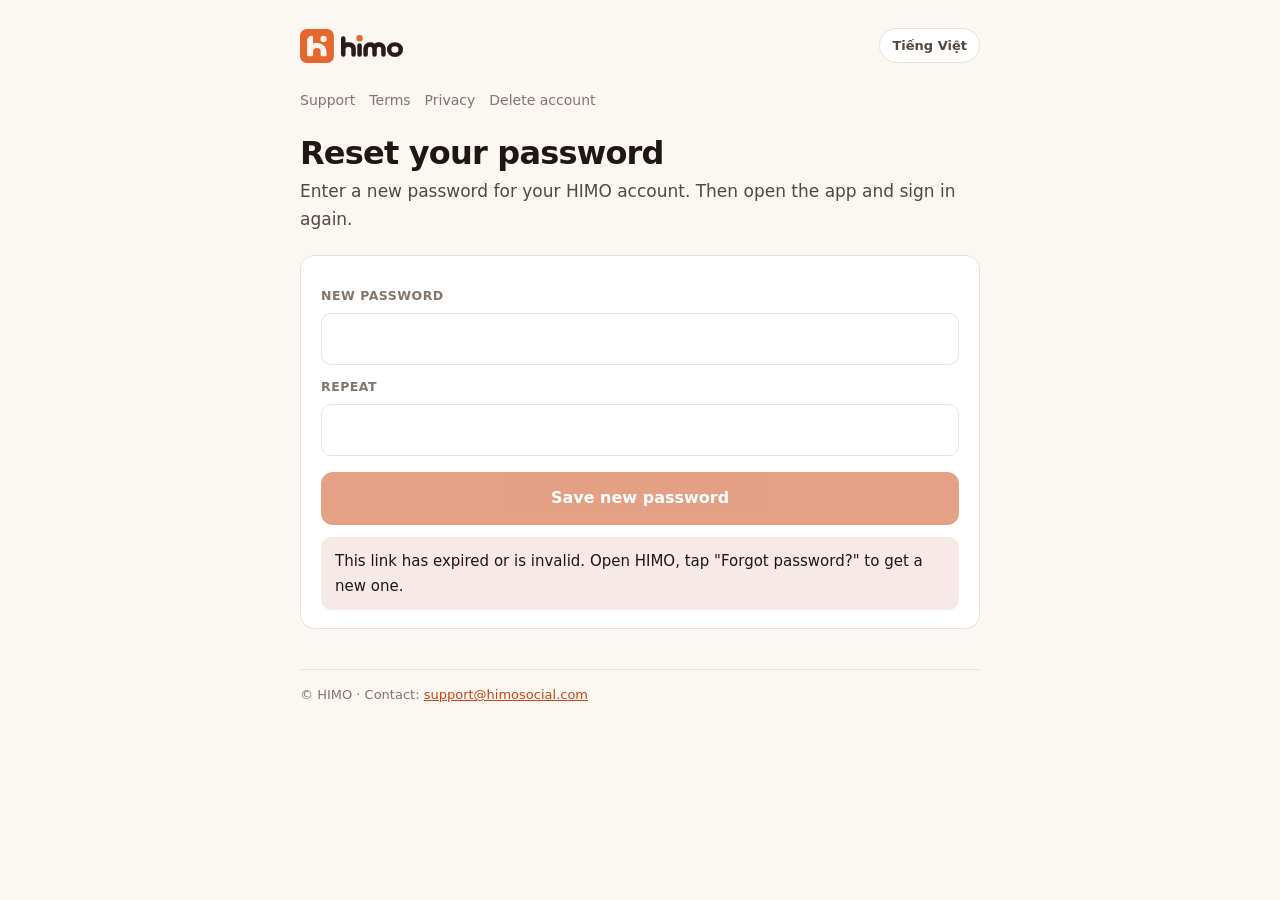
<file: dat-lai-mat-khau.html>
<!doctype html>
<html lang="vi">
<head>
<meta charset="utf-8">
<meta name="viewport" content="width=device-width, initial-scale=1">
<title>Đặt lại mật khẩu · HIMO</title>
<meta name="color-scheme" content="light dark">
<link rel="icon" type="image/svg+xml" href="favicon.svg">
<link rel="stylesheet" href="style.css">

</head>
<body>
<div class="wrap">
<header>
  <a class="brand" href="index.html"><picture><source srcset="logo-dark.svg" media="(prefers-color-scheme: dark)"><img src="logo.svg" alt="HIMO" width="103" height="34"></picture></a>
  <button class="lang" id="langBtn" type="button">English</button>
</header>
<nav data-lang="vi"><a href="index.html">Hỗ trợ</a><a href="dieu-khoan.html">Điều khoản</a><a href="chinh-sach.html">Quyền riêng tư</a><a href="xoa-tai-khoan.html">Xoá tài khoản</a></nav><nav data-lang="en"><a href="index.html">Support</a><a href="dieu-khoan.html">Terms</a><a href="chinh-sach.html">Privacy</a><a href="xoa-tai-khoan.html">Delete account</a></nav>

<article data-lang="vi">
  <h1>Đặt lại mật khẩu</h1>
  <p class="intro">Nhập mật khẩu mới cho tài khoản HIMO của bạn. Xong thì mở app và đăng nhập lại.</p>
</article>
<article data-lang="en">
  <h1>Reset your password</h1>
  <p class="intro">Enter a new password for your HIMO account. Then open the app and sign in again.</p>
</article>
<div class="card">
  <form id="f" autocomplete="off">
    <label for="p1"><span data-lang="vi">Mật khẩu mới</span><span data-lang="en">New password</span></label>
    <input id="p1" type="password" minlength="6" required autocomplete="new-password">
    <label for="p2"><span data-lang="vi">Nhập lại</span><span data-lang="en">Repeat</span></label>
    <input id="p2" type="password" minlength="6" required autocomplete="new-password">
    <button class="primary" id="btn" type="submit" disabled><span data-lang="vi">Lưu mật khẩu mới</span><span data-lang="en">Save new password</span></button>
  </form>
  <div id="msg" class="msg" hidden></div>
</div>
<footer><span data-lang="vi">© HIMO · Liên hệ: <a href="mailto:support@himosocial.com">support@himosocial.com</a></span><span data-lang="en">© HIMO · Contact: <a href="mailto:support@himosocial.com">support@himosocial.com</a></span></footer>
</div>

<script>
(function(){
  var saved = null; try { saved = localStorage.getItem('himo.lang'); } catch (e) {}
  var pick = saved || (/^vi/i.test(navigator.language) ? 'vi' : 'en');
  function apply(l){
    document.documentElement.lang = l;
    document.querySelectorAll('[data-lang]').forEach(function(el){ el.hidden = el.getAttribute('data-lang') !== l; });
    var b = document.getElementById('langBtn'); if (b) b.textContent = l === 'vi' ? 'English' : 'Tiếng Việt';
    try { localStorage.setItem('himo.lang', l); } catch (e) {}
    window.__lang = l;
  }
  apply(pick);
  var b = document.getElementById('langBtn');
  if (b) b.addEventListener('click', function(){ apply(window.__lang === 'vi' ? 'en' : 'vi'); });
})();
</script>

<script src="config.js"></script>
<script src="supabase-js-2.115.0.umd.js"></script>
<script>
(function(){
  var T = {
    vi: { wait: 'Đang kiểm tra liên kết…', bad: 'Liên kết đã hết hạn hoặc không hợp lệ. Mở app HIMO, bấm "Quên mật khẩu?" để nhận liên kết mới.', mismatch: 'Hai mật khẩu chưa giống nhau.', ok: 'Đã đổi mật khẩu. Mở app HIMO và đăng nhập bằng mật khẩu mới.', cfg: 'Trang chưa được cấu hình (thiếu config.js).', ready: 'Liên kết hợp lệ — nhập mật khẩu mới.', lib: 'Không tải được thư viện. Kiểm tra mạng rồi tải lại trang.', fail: 'Không đổi được mật khẩu: ' },
    en: { wait: 'Checking the link…', bad: 'This link has expired or is invalid. Open HIMO, tap "Forgot password?" to get a new one.', mismatch: 'The two passwords do not match.', ok: 'Password changed. Open HIMO and sign in with your new password.', cfg: 'This page is not configured yet (config.js missing).', ready: 'Link is valid — enter your new password.', lib: 'Could not load a required library. Check your connection and reload.', fail: 'Could not change the password: ' }
  };
  var t = function(k){ return T[window.__lang || 'vi'][k]; };
  var msg = document.getElementById('msg'), btn = document.getElementById('btn');
  function say(k, err, extra){ msg.hidden = false; msg.textContent = t(k) + (extra || ''); msg.className = 'msg' + (err ? ' err' : ''); }
  if (!window.HIMO_CONFIG || !HIMO_CONFIG.SUPABASE_URL || /xxxx/.test(HIMO_CONFIG.SUPABASE_URL)) { say('cfg', true); return; }
  // Supabase gửi liên kết theo MỘT trong hai dạng:
  //   (a) mẫu email mặc định  -> quay về đây với  #access_token=...&type=recovery
  //   (b) mẫu email tự viết   -> quay về đây với  ?token_hash=...&type=recovery
  // Dạng (b) chắc chắn hơn: nó không phụ thuộc vào danh sách Redirect URLs,
  // nên vẫn chạy cả khi cấu hình Supabase chưa hoàn hảo.
  var hash = new URLSearchParams(location.hash.replace(/^#/, ''));
  var qs = new URLSearchParams(location.search);
  var loi = qs.get('error_description') || hash.get('error_description') || qs.get('error') || hash.get('error');
  var tokenHash = qs.get('token_hash') || hash.get('token_hash');
  if (loi) { say('bad', true); return; }
  if (!tokenHash && !hash.get('access_token')) { say('bad', true); return; }
  say('wait');
  var ready = false;
  var timer = setTimeout(function(){ if (!ready) say('bad', true); }, 8000);
  function moKhoa(){ ready = true; clearTimeout(timer); btn.disabled = false; say('ready');
    // Bỏ mã khỏi thanh địa chỉ ngay: không để nó nằm trong lịch sử duyệt web.
    history.replaceState(null, '', location.pathname); }
  var client;
  try {
    client = supabase.createClient(HIMO_CONFIG.SUPABASE_URL, HIMO_CONFIG.SUPABASE_ANON_KEY, { auth: { detectSessionInUrl: !tokenHash, flowType: 'implicit', persistSession: false } });
  } catch (e) { clearTimeout(timer); say('lib', true); return; }
  if (tokenHash) {
    client.auth.verifyOtp({ type: 'recovery', token_hash: tokenHash }).then(function(r){
      if (r.error || !(r.data && r.data.session)) { clearTimeout(timer); say('bad', true); return; }
      moKhoa();
    });
  } else {
    client.auth.onAuthStateChange(function(event, session){
      if ((event === 'PASSWORD_RECOVERY' || event === 'SIGNED_IN') && session) moKhoa();
    });
    // Không chỉ trông vào sự kiện: hỏi thẳng một lần nữa sau khi thư viện khởi động xong,
    // phòng trường hợp sự kiện bắn ra trước lúc mình kịp lắng nghe.
    client.auth.getSession().then(function(r){ if (!ready && r.data && r.data.session) moKhoa(); });
  }
  document.getElementById('f').addEventListener('submit', async function(e){
    e.preventDefault();
    var p1 = document.getElementById('p1').value, p2 = document.getElementById('p2').value;
    if (p1 !== p2) { say('mismatch', true); return; }
    btn.disabled = true;
    var r = await client.auth.updateUser({ password: p1 });
    if (r.error) { say('fail', true, r.error.message); btn.disabled = false; return; }
    say('ok'); document.getElementById('f').hidden = true;
    history.replaceState(null, '', location.pathname);
  });
})();
</script>
</body>
</html>
</file>
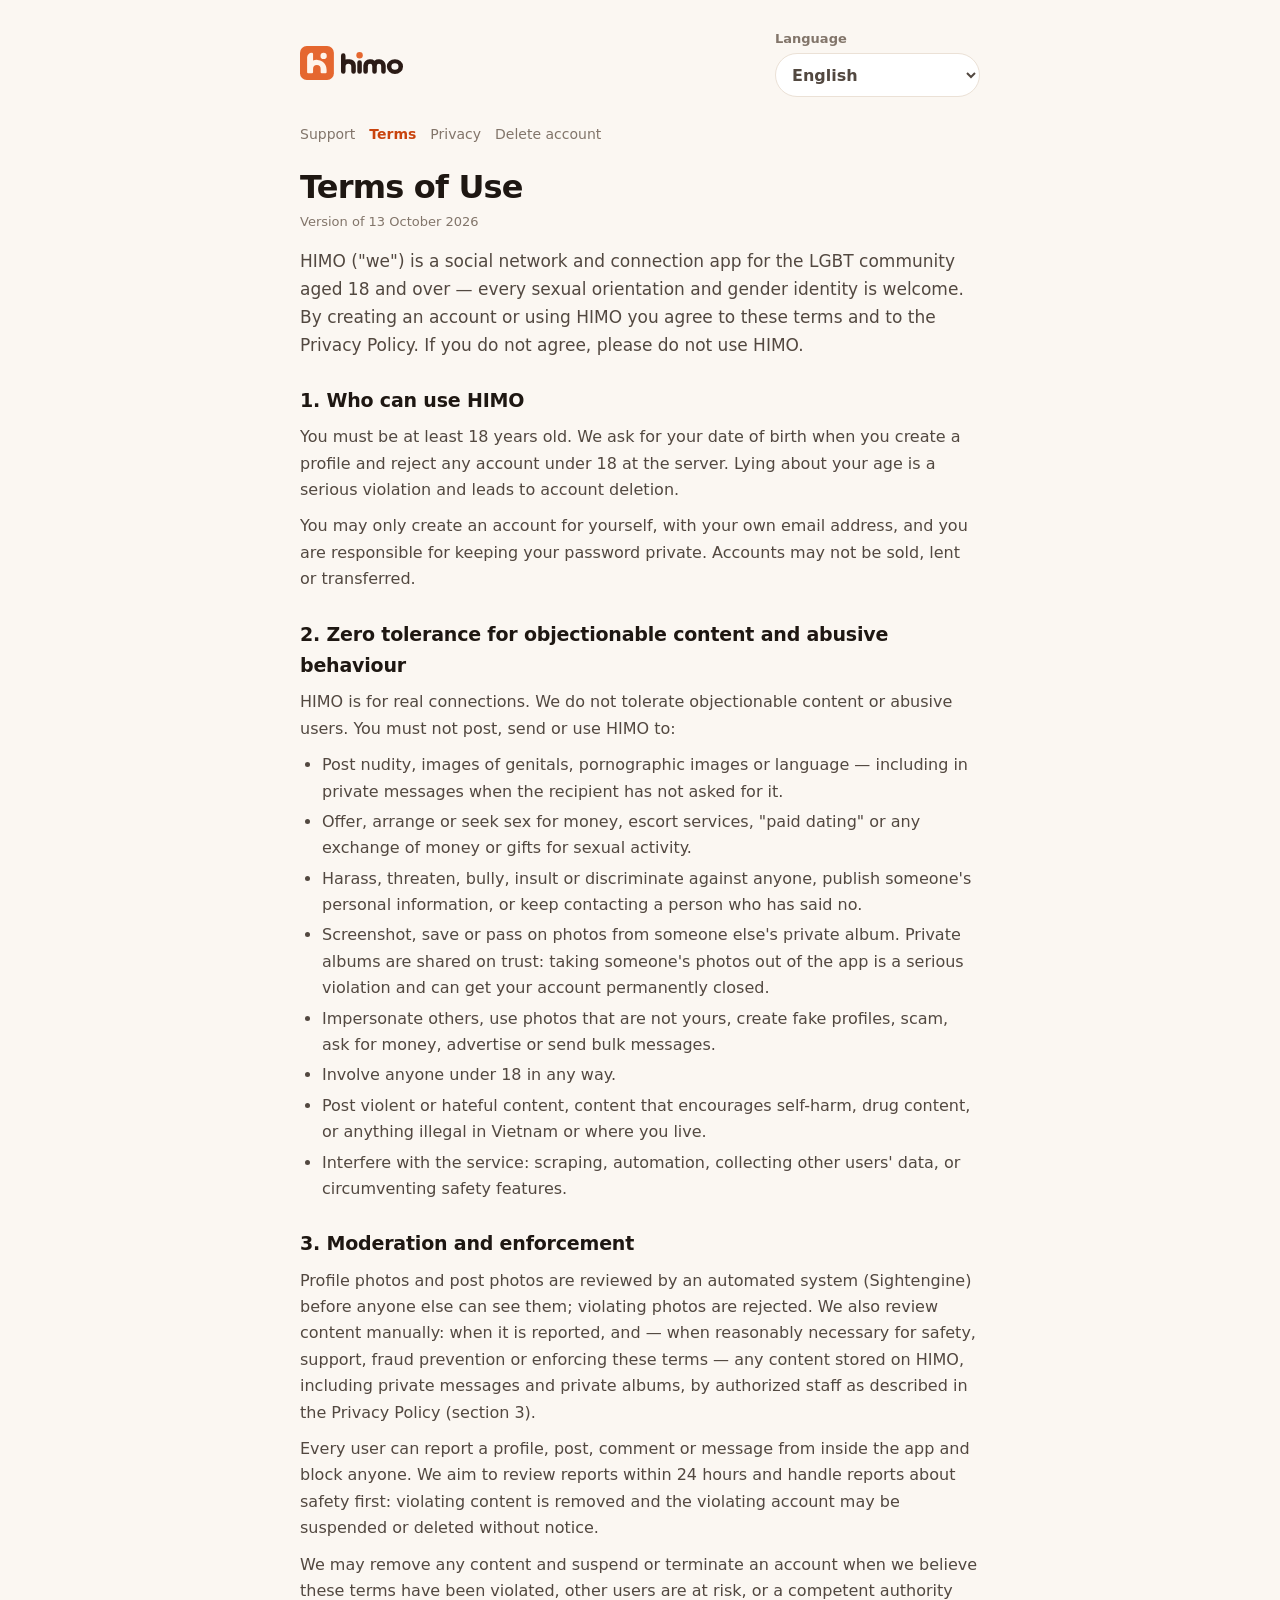
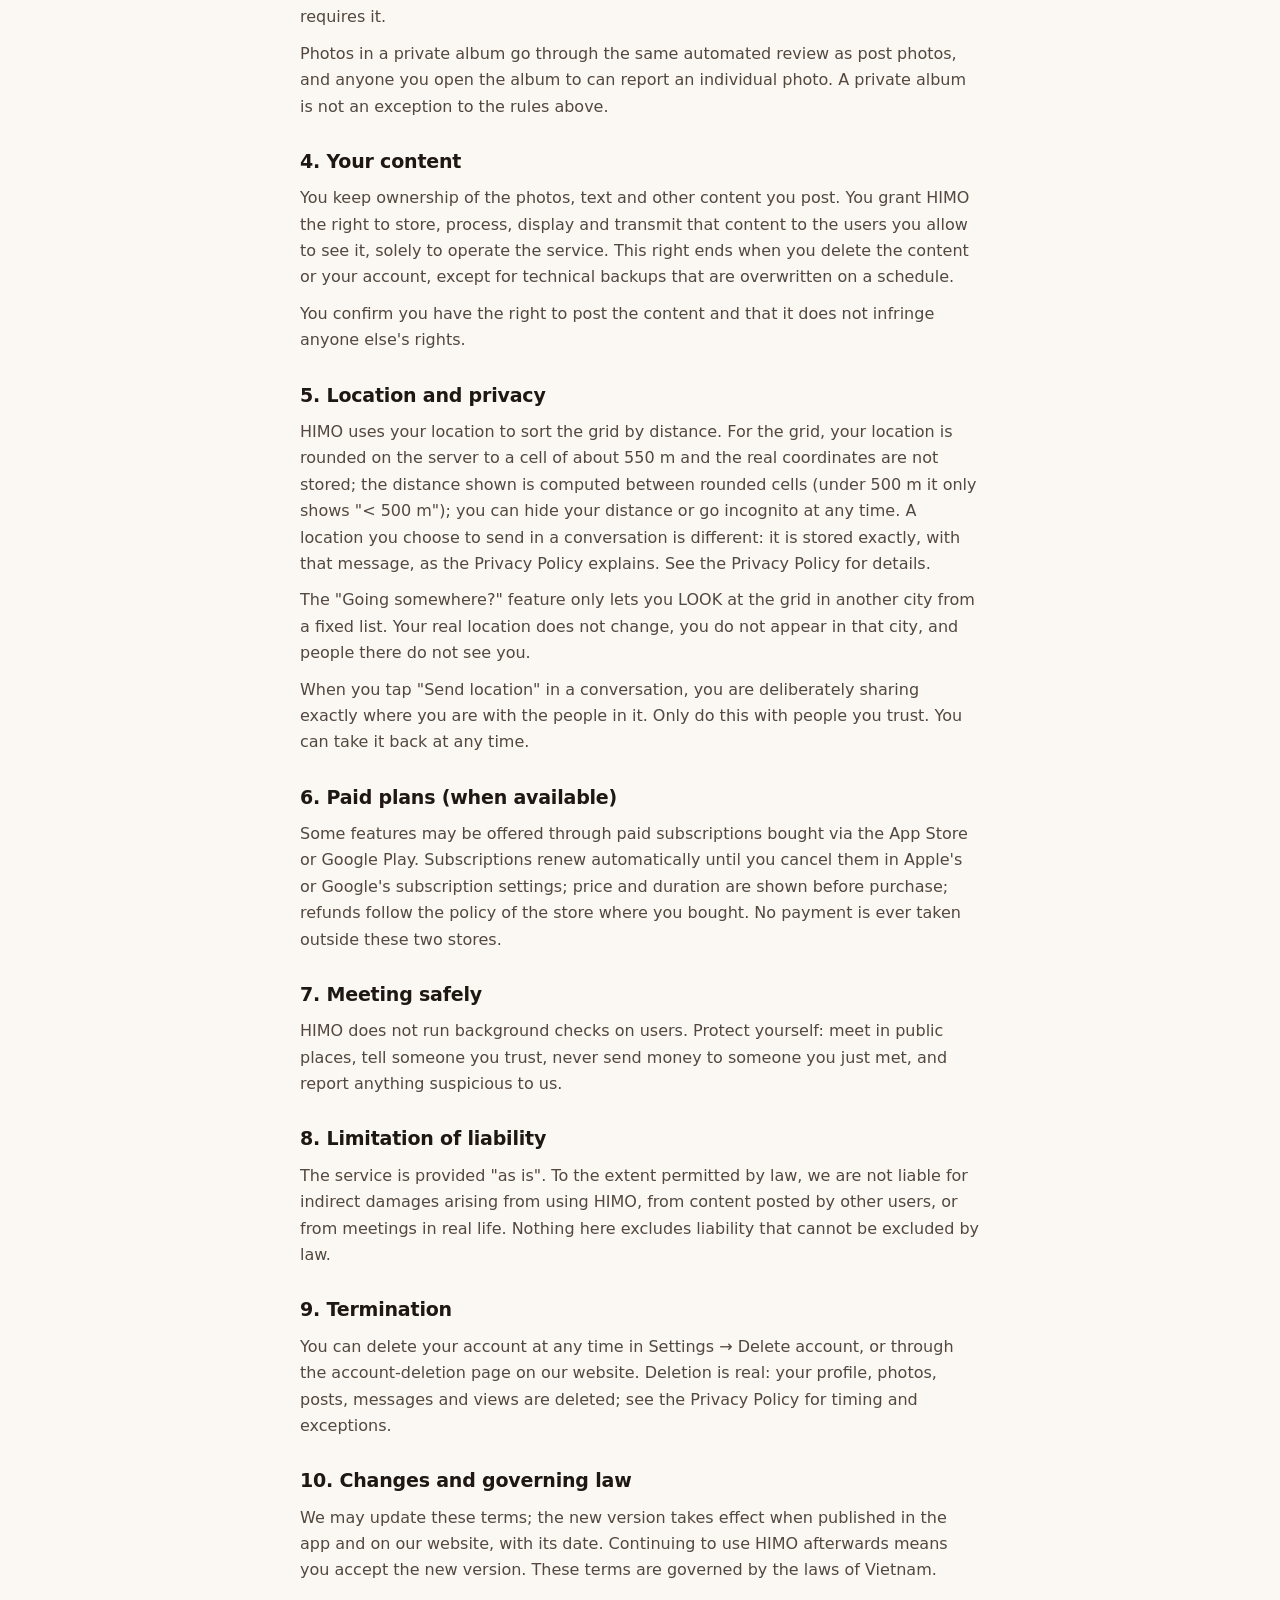
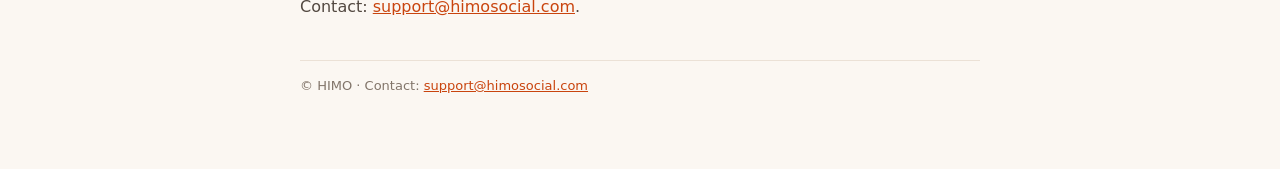
<file: dieu-khoan.html>
<!doctype html>
<html lang="en" dir="ltr">
<head>
<meta charset="utf-8">
<meta name="viewport" content="width=device-width, initial-scale=1">
<meta name="color-scheme" content="light dark">
<meta name="himo-legal-version" content="2026-10-13">
<title>Terms of Use · HIMO</title>
<link rel="icon" type="image/svg+xml" href="favicon.svg">
<link rel="stylesheet" href="style.css">
</head>
<body>
<div class="wrap">
<header>
<a class="brand" data-legal-link href="index.html?lang=en"><picture><source srcset="logo-dark.svg" media="(prefers-color-scheme: dark)"><img src="logo.svg" alt="HIMO" width="103" height="34"></picture></a>
<div class="language-control"><label id="language-label" for="language">Language</label>
<select class="lang" id="language" aria-label="Language"><option value="vi" lang="vi">Tiếng Việt</option><option value="en" lang="en" selected>English</option><option value="zh-Hans" lang="zh-Hans">简体中文</option><option value="zh-Hant" lang="zh-Hant">繁體中文</option><option value="ja" lang="ja">日本語</option><option value="ko" lang="ko">한국어</option><option value="th" lang="th">ภาษาไทย</option><option value="id" lang="id">Bahasa Indonesia</option><option value="pt" lang="pt">Português</option><option value="es" lang="es">Español</option><option value="fr" lang="fr">Français</option><option value="tr" lang="tr">Türkçe</option><option value="ru" lang="ru">Русский</option><option value="uk" lang="uk">Українська</option><option value="ar" lang="ar">العربية</option></select></div>
</header>
<nav data-lang="vi" lang="vi" hidden><a data-legal-link href="index.html?lang=vi">Hỗ trợ</a><a data-legal-link href="dieu-khoan.html?lang=vi" aria-current="page">Điều khoản</a><a data-legal-link href="chinh-sach.html?lang=vi">Quyền riêng tư</a><a data-legal-link href="xoa-tai-khoan.html?lang=vi">Xoá tài khoản</a></nav>
<nav data-lang="en" lang="en"><a data-legal-link href="index.html?lang=en">Support</a><a data-legal-link href="dieu-khoan.html?lang=en" aria-current="page">Terms</a><a data-legal-link href="chinh-sach.html?lang=en">Privacy</a><a data-legal-link href="xoa-tai-khoan.html?lang=en">Delete account</a></nav>
<nav data-lang="zh-Hans" lang="zh-Hans" hidden><a data-legal-link href="index.html?lang=zh-Hans">帮助</a><a data-legal-link href="dieu-khoan.html?lang=zh-Hans" aria-current="page">条款</a><a data-legal-link href="chinh-sach.html?lang=zh-Hans">隐私</a><a data-legal-link href="xoa-tai-khoan.html?lang=zh-Hans">删除账户</a></nav>
<nav data-lang="zh-Hant" lang="zh-Hant" hidden><a data-legal-link href="index.html?lang=zh-Hant">支援</a><a data-legal-link href="dieu-khoan.html?lang=zh-Hant" aria-current="page">條款</a><a data-legal-link href="chinh-sach.html?lang=zh-Hant">隱私</a><a data-legal-link href="xoa-tai-khoan.html?lang=zh-Hant">刪除帳號</a></nav>
<nav data-lang="ja" lang="ja" hidden><a data-legal-link href="index.html?lang=ja">サポート</a><a data-legal-link href="dieu-khoan.html?lang=ja" aria-current="page">利用規約</a><a data-legal-link href="chinh-sach.html?lang=ja">プライバシー</a><a data-legal-link href="xoa-tai-khoan.html?lang=ja">アカウント削除</a></nav>
<nav data-lang="ko" lang="ko" hidden><a data-legal-link href="index.html?lang=ko">고객지원</a><a data-legal-link href="dieu-khoan.html?lang=ko" aria-current="page">이용약관</a><a data-legal-link href="chinh-sach.html?lang=ko">개인정보 보호</a><a data-legal-link href="xoa-tai-khoan.html?lang=ko">계정 삭제</a></nav>
<nav data-lang="th" lang="th" hidden><a data-legal-link href="index.html?lang=th">ความช่วยเหลือ</a><a data-legal-link href="dieu-khoan.html?lang=th" aria-current="page">ข้อกำหนดการใช้งาน</a><a data-legal-link href="chinh-sach.html?lang=th">นโยบายความเป็นส่วนตัว</a><a data-legal-link href="xoa-tai-khoan.html?lang=th">ลบบัญชี</a></nav>
<nav data-lang="id" lang="id" hidden><a data-legal-link href="index.html?lang=id">Bantuan</a><a data-legal-link href="dieu-khoan.html?lang=id" aria-current="page">Ketentuan</a><a data-legal-link href="chinh-sach.html?lang=id">Privasi</a><a data-legal-link href="xoa-tai-khoan.html?lang=id">Hapus akun</a></nav>
<nav data-lang="pt" lang="pt" hidden><a data-legal-link href="index.html?lang=pt">Suporte</a><a data-legal-link href="dieu-khoan.html?lang=pt" aria-current="page">Termos</a><a data-legal-link href="chinh-sach.html?lang=pt">Privacidade</a><a data-legal-link href="xoa-tai-khoan.html?lang=pt">Excluir conta</a></nav>
<nav data-lang="es" lang="es" hidden><a data-legal-link href="index.html?lang=es">Ayuda</a><a data-legal-link href="dieu-khoan.html?lang=es" aria-current="page">Condiciones</a><a data-legal-link href="chinh-sach.html?lang=es">Privacidad</a><a data-legal-link href="xoa-tai-khoan.html?lang=es">Eliminar cuenta</a></nav>
<nav data-lang="fr" lang="fr" hidden><a data-legal-link href="index.html?lang=fr">Assistance</a><a data-legal-link href="dieu-khoan.html?lang=fr" aria-current="page">Conditions</a><a data-legal-link href="chinh-sach.html?lang=fr">Confidentialité</a><a data-legal-link href="xoa-tai-khoan.html?lang=fr">Supprimer le compte</a></nav>
<nav data-lang="tr" lang="tr" hidden><a data-legal-link href="index.html?lang=tr">Destek</a><a data-legal-link href="dieu-khoan.html?lang=tr" aria-current="page">Kullanım Koşulları</a><a data-legal-link href="chinh-sach.html?lang=tr">Gizlilik Politikası</a><a data-legal-link href="xoa-tai-khoan.html?lang=tr">Hesabı sil</a></nav>
<nav data-lang="ru" lang="ru" hidden><a data-legal-link href="index.html?lang=ru">Поддержка</a><a data-legal-link href="dieu-khoan.html?lang=ru" aria-current="page">Условия использования</a><a data-legal-link href="chinh-sach.html?lang=ru">Политика конфиденциальности</a><a data-legal-link href="xoa-tai-khoan.html?lang=ru">Удаление аккаунта</a></nav>
<nav data-lang="uk" lang="uk" hidden><a data-legal-link href="index.html?lang=uk">Підтримка</a><a data-legal-link href="dieu-khoan.html?lang=uk" aria-current="page">Умови використання</a><a data-legal-link href="chinh-sach.html?lang=uk">Політика конфіденційності</a><a data-legal-link href="xoa-tai-khoan.html?lang=uk">Видалення облікового запису</a></nav>
<nav data-lang="ar" lang="ar" hidden><a data-legal-link href="index.html?lang=ar">الدعم</a><a data-legal-link href="dieu-khoan.html?lang=ar" aria-current="page">شروط الاستخدام</a><a data-legal-link href="chinh-sach.html?lang=ar">سياسة الخصوصية</a><a data-legal-link href="xoa-tai-khoan.html?lang=ar">حذف الحساب</a></nav>
<article data-lang="vi" lang="vi" dir="ltr" hidden><h1>Điều khoản sử dụng</h1>
<p class="updated">Bản ngày 13/10/2026</p>
<p class="intro">HIMO (&quot;chúng tôi&quot;) là mạng xã hội và ứng dụng kết nối dành cho cộng đồng LGBT từ 18 tuổi trở lên — mọi xu hướng tính dục và bản dạng giới đều được chào đón. Bằng việc tạo tài khoản hoặc sử dụng HIMO, bạn đồng ý với các điều khoản dưới đây và với Chính sách quyền riêng tư. Nếu không đồng ý, xin đừng dùng HIMO.</p>
<h2>1. Điều kiện sử dụng</h2>
<p>Bạn phải từ đủ 18 tuổi trở lên. Chúng tôi yêu cầu ngày sinh khi tạo hồ sơ và từ chối mọi tài khoản dưới 18 tuổi ngay ở máy chủ. Khai sai tuổi là vi phạm nghiêm trọng và dẫn tới xoá tài khoản.</p>
<p>Bạn chỉ được tạo tài khoản cho chính mình, dùng email của mình, và chịu trách nhiệm giữ kín mật khẩu. Không được bán, cho mượn hay chuyển nhượng tài khoản.</p>

<h2>2. Không khoan nhượng với nội dung phản cảm và hành vi quấy rối</h2>
<p>HIMO là nơi cho những kết nối thật. Chúng tôi không dung thứ nội dung phản cảm hay người dùng có hành vi lạm dụng. Bạn không được đăng, gửi hoặc dùng HIMO để:</p>
<ul><li>Đăng ảnh khoả thân, ảnh phô bày bộ phận sinh dục, ảnh hoặc lời lẽ khiêu dâm, kể cả trong tin nhắn riêng khi người nhận không muốn.</li><li>Mời chào, môi giới hoặc tìm kiếm quan hệ tình dục có thù lao, dịch vụ đi khách, &quot;hẹn hò có trả tiền&quot; hay bất kỳ giao dịch nào đổi tiền hoặc quà lấy tình dục.</li><li>Quấy rối, đe doạ, bắt nạt, lăng mạ, kỳ thị, tiết lộ thông tin cá nhân của người khác, hoặc liên lạc tiếp sau khi người kia đã từ chối.</li><li>Chụp lại, lưu lại hoặc phát tán ảnh trong album riêng của người khác. Album riêng được chia sẻ dựa trên lòng tin: mang ảnh của người khác ra ngoài là vi phạm nặng và có thể bị khoá tài khoản vĩnh viễn.</li><li>Giả mạo người khác, dùng ảnh không phải của mình, tạo hồ sơ giả, lừa đảo, xin tiền, quảng cáo, gửi tin hàng loạt.</li><li>Liên quan tới người dưới 18 tuổi dưới bất kỳ hình thức nào.</li><li>Đăng nội dung bạo lực, thù hận, cổ vũ tự hại, ma tuý hay hành vi vi phạm pháp luật Việt Nam hoặc pháp luật nơi bạn ở.</li><li>Can thiệp vào hệ thống: dò quét, tự động hoá, thu thập dữ liệu người dùng khác, lách các cơ chế an toàn.</li></ul>
<h2>3. Kiểm duyệt và xử lý vi phạm</h2>
<p>Ảnh đại diện và ảnh bài đăng được một hệ thống tự động (Sightengine) xem xét trước khi người khác nhìn thấy; ảnh vi phạm bị từ chối. Chúng tôi cũng xem xét thủ công: khi có báo cáo, và — khi thật sự cần cho an toàn, hỗ trợ, phòng chống gian lận hoặc thực thi điều khoản này — mọi nội dung lưu trên HIMO, kể cả tin nhắn riêng và album riêng, do nhân sự được uỷ quyền thực hiện như mô tả trong Chính sách quyền riêng tư (mục 3).</p>
<p>Mọi người dùng có thể báo cáo một hồ sơ, bài đăng, bình luận hoặc tin nhắn ngay trong app và chặn bất kỳ ai. Chúng tôi cố gắng xem xét báo cáo trong vòng 24 giờ và ưu tiên các báo cáo về an toàn: nội dung vi phạm bị gỡ và tài khoản vi phạm có thể bị khoá hoặc xoá, không cần báo trước.</p>
<p>Chúng tôi có quyền gỡ bất kỳ nội dung nào và tạm khoá hoặc chấm dứt tài khoản khi cho rằng có vi phạm điều khoản này, có rủi ro cho người dùng khác, hoặc theo yêu cầu của cơ quan có thẩm quyền.</p>
<p>Ảnh trong album riêng cũng đi qua đúng bước kiểm duyệt tự động như ảnh bài đăng, và người được xem album có thể báo cáo từng ảnh. Album riêng không phải vùng ngoại lệ của các quy tắc trên.</p>

<h2>4. Nội dung của bạn</h2>
<p>Bạn giữ quyền sở hữu ảnh, chữ và nội dung bạn đăng. Bạn cấp cho HIMO quyền lưu trữ, xử lý, hiển thị và truyền tải nội dung đó tới những người dùng bạn cho phép xem, chỉ để vận hành dịch vụ. Quyền này chấm dứt khi bạn xoá nội dung hoặc xoá tài khoản, trừ bản sao lưu kỹ thuật được xoá theo chu kỳ.</p>
<p>Bạn cam kết có quyền đăng nội dung đó và nội dung không vi phạm quyền của người khác.</p>

<h2>5. Vị trí và quyền riêng tư</h2>
<p>HIMO dùng vị trí để xếp lưới theo khoảng cách. Với lưới, vị trí được làm tròn ở máy chủ về ô khoảng 550 m và toạ độ thật không được lưu; khoảng cách hiển thị được tính giữa các ô đã làm tròn (dưới 500 m chỉ hiện &quot;&lt; 500 m&quot;); bạn có thể ẩn khoảng cách hoặc bật ẩn danh bất cứ lúc nào. Vị trí bạn chủ động gửi trong một cuộc trò chuyện thì khác: nó được lưu chính xác, cùng tin nhắn đó, như Chính sách quyền riêng tư giải thích. Chi tiết trong Chính sách quyền riêng tư.</p>
<p>Chức năng &quot;Đi đâu?&quot; chỉ cho bạn XEM lưới ở một thành phố khác trong danh sách có sẵn. Vị trí thật của bạn không thay đổi, bạn không xuất hiện ở thành phố đó, và người ở đó không thấy bạn.</p>
<p>Khi bạn bấm &quot;Gửi vị trí&quot; trong một cuộc trò chuyện, bạn đang cố ý chia sẻ chỗ mình đang đứng, chính xác, với những người trong cuộc trò chuyện đó. Hãy chỉ làm việc này với người bạn tin. Bạn thu hồi được bất cứ lúc nào.</p>

<h2>6. Gói trả phí (khi có)</h2>
<p>Một số tính năng có thể được cung cấp theo gói đăng ký trả phí mua qua App Store hoặc Google Play. Gói tự động gia hạn cho tới khi bạn huỷ trong phần quản lý đăng ký của Apple hoặc Google; giá và thời hạn hiển thị trước khi mua; việc hoàn tiền theo chính sách của cửa hàng nơi bạn mua. Không có khoản thanh toán nào được thực hiện bên ngoài hai cửa hàng này.</p>

<h2>7. An toàn khi gặp gỡ</h2>
<p>HIMO không kiểm tra lý lịch người dùng. Hãy tự bảo vệ mình: gặp ở nơi công cộng, báo cho người thân, không chuyển tiền cho người mới quen, và báo cáo cho chúng tôi khi thấy dấu hiệu bất thường.</p>

<h2>8. Giới hạn trách nhiệm</h2>
<p>Dịch vụ được cung cấp &quot;như hiện có&quot;. Trong phạm vi pháp luật cho phép, chúng tôi không chịu trách nhiệm cho thiệt hại gián tiếp phát sinh từ việc dùng HIMO, từ nội dung do người dùng khác đăng, hay từ việc gặp gỡ ngoài đời. Không điều gì ở đây loại trừ trách nhiệm mà pháp luật không cho phép loại trừ.</p>

<h2>9. Chấm dứt</h2>
<p>Bạn có thể xoá tài khoản bất cứ lúc nào trong Cài đặt → Xoá tài khoản, hoặc qua trang xoá tài khoản trên web. Việc xoá là thật: hồ sơ, ảnh, bài đăng, tin nhắn và lượt xem bị xoá; xem thời gian và ngoại lệ trong Chính sách quyền riêng tư.</p>

<h2>10. Thay đổi điều khoản và luật áp dụng</h2>
<p>Chúng tôi có thể cập nhật điều khoản; bản mới có hiệu lực khi đăng trong app và trên trang web, kèm ngày cập nhật. Tiếp tục dùng HIMO sau đó nghĩa là bạn đồng ý bản mới. Điều khoản này chịu sự điều chỉnh của pháp luật Việt Nam.</p>
<p>Liên hệ: <a href="mailto:support@himosocial.com" dir="ltr">support@himosocial.com</a>.</p>
</article>
<article data-lang="en" lang="en" dir="ltr"><h1>Terms of Use</h1>
<p class="updated">Version of 13 October 2026</p>
<p class="intro">HIMO (&quot;we&quot;) is a social network and connection app for the LGBT community aged 18 and over — every sexual orientation and gender identity is welcome. By creating an account or using HIMO you agree to these terms and to the Privacy Policy. If you do not agree, please do not use HIMO.</p>
<h2>1. Who can use HIMO</h2>
<p>You must be at least 18 years old. We ask for your date of birth when you create a profile and reject any account under 18 at the server. Lying about your age is a serious violation and leads to account deletion.</p>
<p>You may only create an account for yourself, with your own email address, and you are responsible for keeping your password private. Accounts may not be sold, lent or transferred.</p>

<h2>2. Zero tolerance for objectionable content and abusive behaviour</h2>
<p>HIMO is for real connections. We do not tolerate objectionable content or abusive users. You must not post, send or use HIMO to:</p>
<ul><li>Post nudity, images of genitals, pornographic images or language — including in private messages when the recipient has not asked for it.</li><li>Offer, arrange or seek sex for money, escort services, &quot;paid dating&quot; or any exchange of money or gifts for sexual activity.</li><li>Harass, threaten, bully, insult or discriminate against anyone, publish someone's personal information, or keep contacting a person who has said no.</li><li>Screenshot, save or pass on photos from someone else's private album. Private albums are shared on trust: taking someone's photos out of the app is a serious violation and can get your account permanently closed.</li><li>Impersonate others, use photos that are not yours, create fake profiles, scam, ask for money, advertise or send bulk messages.</li><li>Involve anyone under 18 in any way.</li><li>Post violent or hateful content, content that encourages self-harm, drug content, or anything illegal in Vietnam or where you live.</li><li>Interfere with the service: scraping, automation, collecting other users' data, or circumventing safety features.</li></ul>
<h2>3. Moderation and enforcement</h2>
<p>Profile photos and post photos are reviewed by an automated system (Sightengine) before anyone else can see them; violating photos are rejected. We also review content manually: when it is reported, and — when reasonably necessary for safety, support, fraud prevention or enforcing these terms — any content stored on HIMO, including private messages and private albums, by authorized staff as described in the Privacy Policy (section 3).</p>
<p>Every user can report a profile, post, comment or message from inside the app and block anyone. We aim to review reports within 24 hours and handle reports about safety first: violating content is removed and the violating account may be suspended or deleted without notice.</p>
<p>We may remove any content and suspend or terminate an account when we believe these terms have been violated, other users are at risk, or a competent authority requires it.</p>
<p>Photos in a private album go through the same automated review as post photos, and anyone you open the album to can report an individual photo. A private album is not an exception to the rules above.</p>

<h2>4. Your content</h2>
<p>You keep ownership of the photos, text and other content you post. You grant HIMO the right to store, process, display and transmit that content to the users you allow to see it, solely to operate the service. This right ends when you delete the content or your account, except for technical backups that are overwritten on a schedule.</p>
<p>You confirm you have the right to post the content and that it does not infringe anyone else's rights.</p>

<h2>5. Location and privacy</h2>
<p>HIMO uses your location to sort the grid by distance. For the grid, your location is rounded on the server to a cell of about 550 m and the real coordinates are not stored; the distance shown is computed between rounded cells (under 500 m it only shows &quot;&lt; 500 m&quot;); you can hide your distance or go incognito at any time. A location you choose to send in a conversation is different: it is stored exactly, with that message, as the Privacy Policy explains. See the Privacy Policy for details.</p>
<p>The &quot;Going somewhere?&quot; feature only lets you LOOK at the grid in another city from a fixed list. Your real location does not change, you do not appear in that city, and people there do not see you.</p>
<p>When you tap &quot;Send location&quot; in a conversation, you are deliberately sharing exactly where you are with the people in it. Only do this with people you trust. You can take it back at any time.</p>

<h2>6. Paid plans (when available)</h2>
<p>Some features may be offered through paid subscriptions bought via the App Store or Google Play. Subscriptions renew automatically until you cancel them in Apple's or Google's subscription settings; price and duration are shown before purchase; refunds follow the policy of the store where you bought. No payment is ever taken outside these two stores.</p>

<h2>7. Meeting safely</h2>
<p>HIMO does not run background checks on users. Protect yourself: meet in public places, tell someone you trust, never send money to someone you just met, and report anything suspicious to us.</p>

<h2>8. Limitation of liability</h2>
<p>The service is provided &quot;as is&quot;. To the extent permitted by law, we are not liable for indirect damages arising from using HIMO, from content posted by other users, or from meetings in real life. Nothing here excludes liability that cannot be excluded by law.</p>

<h2>9. Termination</h2>
<p>You can delete your account at any time in Settings → Delete account, or through the account-deletion page on our website. Deletion is real: your profile, photos, posts, messages and views are deleted; see the Privacy Policy for timing and exceptions.</p>

<h2>10. Changes and governing law</h2>
<p>We may update these terms; the new version takes effect when published in the app and on our website, with its date. Continuing to use HIMO afterwards means you accept the new version. These terms are governed by the laws of Vietnam.</p>
<p>Contact: <a href="mailto:support@himosocial.com" dir="ltr">support@himosocial.com</a>.</p>
</article>
<article data-lang="zh-Hans" lang="zh-Hans" dir="ltr" hidden><h1>使用条款</h1>
<p class="updated">2026年10月13日版</p>
<p class="intro">HIMO（“我们”）是面向年满18岁的LGBT社群的社交网络和交友应用，欢迎所有性取向和性别认同的人士。创建账户或使用HIMO，即表示您同意本条款及《隐私政策》。如果您不同意，请勿使用HIMO。</p>
<h2>1. 谁可以使用HIMO</h2>
<p>您必须年满18岁。创建个人资料时，我们会要求您提供出生日期，并在服务器端拒绝任何未满18岁的账户。谎报年龄属于严重违规，将导致账户被删除。</p>
<p>您只能使用自己的电子邮箱为自己创建账户，并有责任保护密码的私密性。账户不得出售、出借或转让。</p>

<h2>2. 对不当内容和侵害行为零容忍</h2>
<p>HIMO旨在帮助人们建立真实的联系。我们不容忍不当内容或侵害他人的用户。您不得发布、发送或利用HIMO从事以下行为：</p>
<ul><li>发布裸露内容、生殖器图像、色情图像或色情言语，包括在接收者没有提出此类要求的私信中发送这些内容。</li><li>提供、安排或寻求金钱交易的性行为、伴游服务、“有偿约会”，或以任何金钱、礼物交换性行为。</li><li>骚扰、威胁、欺凌、侮辱或歧视任何人，公开他人的个人信息，或在对方明确拒绝后继续联系。</li><li>截取、保存或转发他人私密相册中的照片。私密相册的分享建立在信任之上：将他人的照片带出应用属于严重违规，可能导致您的账户被永久关闭。</li><li>冒充他人、使用不属于您的照片、创建虚假个人资料、实施诈骗、索要金钱、投放广告或群发消息。</li><li>以任何方式牵涉未满18岁的人。</li><li>发布暴力或仇恨内容、鼓励自残的内容、毒品相关内容，或任何在越南或您居住地属于违法的内容。</li><li>干扰服务，包括抓取、自动化操作、收集其他用户的数据或绕过安全功能。</li></ul>
<h2>3. 内容审核与执行</h2>
<p>个人资料照片和帖子照片在其他人看到之前，须经过自动化系统（Sightengine）审核；违规照片将被拒绝。我们也会进行人工审核：内容遭到举报时，以及在出于安全、支持、防范欺诈或执行本条款合理必要时，由经授权的工作人员按照《隐私政策》（第3节）所述，审核HIMO上存储的任何内容，包括私信和私密相册。</p>
<p>每位用户都可以在应用内举报资料、帖子、评论或消息，并屏蔽任何人。我们力争在 24 小时内审核举报，并优先处理涉及安全的举报：违规内容会被移除，违规账户可能被暂停或删除，恕不另行通知。</p>
<p>当我们认为本条款已被违反、其他用户面临风险，或有权机关提出要求时，我们可移除任何内容，并暂停或终止账户。</p>
<p>私密相册中的照片须经过与帖子照片相同的自动审核，获准查看相册的人可以举报其中的单张照片。私密相册并不豁免于上述规则。</p>

<h2>4. 您的内容</h2>
<p>您保留对所发布照片、文字及其他内容的所有权。您授予HIMO存储、处理、展示以及向您允许查看内容的用户传输该内容的权利，且仅用于运营服务。删除内容或账户时，此权利终止，但按照既定周期覆盖的技术备份除外。</p>
<p>您确认自己有权发布相关内容，且该内容不侵犯任何其他人的权利。</p>

<h2>5. 位置与隐私</h2>
<p>HIMO 使用您的位置按距离对网格排序。对于网格，您的位置在服务器上被四舍五入到约 550 米的单元格，真实坐标不会被存储；显示的距离是在取整后的单元格之间计算的（不足 500 米时只显示“&lt; 500 m”）；您可以随时隐藏距离或开启隐身模式。您选择在对话中发送的位置则不同：它会与该条消息一起精确存储，如《隐私政策》所述。详情见《隐私政策》。</p>
<p>“要去哪里？”功能只允许您查看固定城市列表中另一座城市的网格。您的实际位置不会改变，您不会出现在该城市，那里的人也不会看到您。</p>
<p>当您在对话中点击“发送位置”时，即表示您有意向该对话中的其他人分享您的确切位置。请仅向您信任的人分享。您可随时撤回。</p>

<h2>6. 付费方案（推出时适用）</h2>
<p>部分功能可能通过在App Store或Google Play购买的付费订阅提供。订阅会自动续订，直至您在Apple或Google的订阅设置中取消；价格及期限会在购买前显示；退款遵循购买所在商店的政策。我们绝不会在这两家商店之外收取任何款项。</p>

<h2>7. 安全见面</h2>
<p>HIMO不会对用户进行背景调查。请保护自己：在公共场所见面、告知您信任的人、绝不向刚认识的人汇款，并向我们举报任何可疑情况。</p>

<h2>8. 责任限制</h2>
<p>本服务按“现状”提供。在法律允许的范围内，我们不对因使用HIMO、其他用户发布的内容或现实生活中的见面所产生的间接损害承担责任。本条款不排除法律规定不得排除的责任。</p>

<h2>9. 终止</h2>
<p>您可随时通过设置 → 删除账户，或我们网站上的账户删除页面删除账户。删除会实际执行：您的个人资料、照片、帖子、消息和浏览记录将被删除；时间安排及例外情况请参阅《隐私政策》。</p>

<h2>10. 变更及适用法律</h2>
<p>我们可能更新本条款；新版本附有日期，在应用及我们的网站上发布时生效。此后继续使用HIMO即表示您接受新版本。本条款受越南法律管辖。</p>
<p>联系方式：<a href="mailto:support@himosocial.com" dir="ltr">support@himosocial.com</a>。</p>
</article>
<article data-lang="zh-Hant" lang="zh-Hant" dir="ltr" hidden><h1>使用條款</h1>
<p class="updated">2026年10月13日版</p>
<p class="intro">HIMO（「我們」）是面向年滿18歲的LGBT社群的社群網路與交友應用程式，歡迎所有性傾向和性別認同的人士。建立帳號或使用HIMO，即表示您同意本條款及《隱私權政策》。如果您不同意，請勿使用HIMO。</p>
<h2>1. 誰可以使用HIMO</h2>
<p>您必須年滿18歲。建立個人檔案時，我們會要求您提供出生日期，並在伺服器端拒絕任何未滿18歲的帳號。謊報年齡屬於嚴重違規，將導致帳號遭到刪除。</p>
<p>您只能使用自己的電子郵件地址為自己建立帳號，並有責任保護密碼的私密性。帳號不得出售、出借或轉讓。</p>

<h2>2. 對不當內容與侵害行為零容忍</h2>
<p>HIMO旨在幫助人們建立真實的連結。我們不容忍不當內容或侵害他人的使用者。您不得發布、傳送或利用HIMO從事以下行為：</p>
<ul><li>發布裸露內容、生殖器影像、色情影像或色情言語，包括在收件者沒有提出此類要求的私人訊息中傳送這些內容。</li><li>提供、安排或尋求金錢交易的性行為、伴遊服務、「有償約會」，或以任何金錢、禮物交換性行為。</li><li>騷擾、威脅、霸凌、侮辱或歧視任何人，公開他人的個人資訊，或在對方明確拒絕後繼續聯絡。</li><li>截圖、儲存或轉傳他人私密相簿中的照片。私密相簿的分享建立在信任之上：將他人的照片帶出應用程式屬於嚴重違規，可能導致您的帳號被永久關閉。</li><li>冒充他人、使用不屬於您的照片、建立虛假個人檔案、詐騙、索取金錢、刊登廣告或大量傳送訊息。</li><li>以任何方式涉及未滿18歲的人。</li><li>發布暴力或仇恨內容、鼓勵自傷的內容、毒品相關內容，或任何在越南或您居住地屬於違法的內容。</li><li>干擾服務，包括資料擷取、自動化操作、蒐集其他使用者的資料或繞過安全功能。</li></ul>
<h2>3. 內容審核與執行</h2>
<p>個人檔案照片與貼文照片在其他人看見之前，須經過自動化系統（Sightengine）審核；違規照片將被拒絕。我們也會進行人工審核：內容遭到檢舉時，以及在基於安全、支援、防範詐騙或執行本條款而合理必要時，由經授權的工作人員依《隱私權政策》（第3節）所述，審核HIMO上儲存的任何內容，包括私訊與私密相簿。</p>
<p>每位使用者都可以在應用程式內檢舉個人檔案、貼文、留言或訊息，並封鎖任何人。我們力求在 24 小時內審核檢舉，並優先處理涉及安全的檢舉：違規內容會被移除，違規帳戶可能被停用或刪除，恕不另行通知。</p>
<p>當我們認為本條款已遭違反、其他使用者面臨風險，或有權機關提出要求時，我們可移除任何內容，並暫停或終止帳號。</p>
<p>私密相簿中的照片須經過與貼文照片相同的自動審核，獲准查看相簿的人可以檢舉其中的單張照片。私密相簿並不豁免於上述規則。</p>

<h2>4. 您的內容</h2>
<p>您保留對所發布照片、文字及其他內容的所有權。您授予HIMO儲存、處理、顯示以及向您允許查看內容的使用者傳輸該內容的權利，且僅用於營運服務。刪除內容或帳號時，此權利終止，但按照既定週期覆寫的技術備份除外。</p>
<p>您確認自己有權發布相關內容，且該內容不侵犯任何其他人的權利。</p>

<h2>5. 位置與隱私</h2>
<p>HIMO 使用您的位置依距離排列網格。對於網格，您的位置在伺服器上會被四捨五入到約 550 公尺的單元格，真實座標不會被儲存；顯示的距離是在取整後的單元格之間計算的（不足 500 公尺時只顯示「&lt; 500 m」）；您可以隨時隱藏距離或開啟隱身模式。您選擇在對話中傳送的位置則不同：它會與該則訊息一起精確儲存，如《隱私權政策》所述。詳情見《隱私權政策》。</p>
<p>「要去哪裡？」功能只允許您查看固定城市清單中另一座城市的網格。您的實際位置不會改變，您不會出現在該城市，那裡的人也不會看到您。</p>
<p>當您在對話中點選「傳送位置」時，即表示您有意向該對話中的其他人分享您的確切位置。請僅向您信任的人分享。您可隨時收回。</p>

<h2>6. 付費方案（推出時適用）</h2>
<p>部分功能可能透過在App Store或Google Play購買的付費訂閱提供。訂閱會自動續訂，直到您在Apple或Google的訂閱設定中取消；價格及期間會在購買前顯示；退款遵循購買所在商店的政策。我們絕不會在這兩家商店之外收取任何款項。</p>

<h2>7. 安全見面</h2>
<p>HIMO不會對使用者進行背景調查。請保護自己：在公共場所見面、告知您信任的人、絕不向剛認識的人匯款，並向我們檢舉任何可疑情況。</p>

<h2>8. 責任限制</h2>
<p>本服務按「現狀」提供。在法律允許的範圍內，我們不對因使用HIMO、其他使用者發布的內容或現實生活中的見面所產生的間接損害負責。本條款不排除法律規定不得排除的責任。</p>

<h2>9. 終止</h2>
<p>您可隨時透過設定 → 刪除帳號，或我們網站上的帳號刪除頁面刪除帳號。刪除會實際執行：您的個人檔案、照片、貼文、訊息和瀏覽紀錄將被刪除；時間安排及例外情況請參閱《隱私權政策》。</p>

<h2>10. 變更及準據法</h2>
<p>我們可能更新本條款；新版本附有日期，在應用程式及我們的網站上發布時生效。此後繼續使用HIMO即表示您接受新版本。本條款以越南法律為準據法。</p>
<p>聯絡方式：<a href="mailto:support@himosocial.com" dir="ltr">support@himosocial.com</a>。</p>
</article>
<article data-lang="ja" lang="ja" dir="ltr" hidden><h1>利用規約</h1>
<p class="updated">2026年10月13日版</p>
<p class="intro">HIMO（以下「当方」）は、18歳以上のLGBTコミュニティのためのソーシャルネットワーク・交流アプリです。性的指向やジェンダーアイデンティティを問わず、すべての方を歓迎します。アカウントの作成またはHIMOの利用により、この規約およびプライバシーポリシーに同意したものとします。同意されない場合は、HIMOを利用しないでください。</p>
<h2>1. HIMOを利用できる方</h2>
<p>18歳以上である必要があります。プロフィール作成時に生年月日をお尋ねし、18歳未満のアカウントはサーバー側で拒否します。年齢を偽ることは重大な違反であり、アカウント削除の対象となります。</p>
<p>アカウントはご自身のメールアドレスで、ご自身のためにのみ作成できます。パスワードを秘密に保つ責任は利用者にあります。アカウントの売却、貸与、譲渡は禁止します。</p>

<h2>2. 不適切なコンテンツおよび加害行為を一切認めません</h2>
<p>HIMOは真のつながりを築くためのサービスです。不適切なコンテンツや他者を害する利用者を容認しません。以下の内容の投稿・送信、または以下の目的でHIMOを利用することは禁止します。</p>
<ul><li>裸体、性器の画像、ポルノ画像や性的に露骨な言葉の投稿。受信者が求めていない場合のプライベートメッセージでの送信も含みます。</li><li>金銭の対価としての性行為、エスコートサービス、「有料のデート」、その他金銭や贈り物と引き換えの性行為を提供、手配、または求めること。</li><li>他者への嫌がらせ、脅迫、いじめ、侮辱、差別、他者の個人情報の公開、または拒否した相手に連絡を続けること。</li><li>他者のプライベートアルバムの写真をスクリーンショットに撮る、保存する、または転送すること。プライベートアルバムの共有は信頼に基づいています。他者の写真をアプリの外へ持ち出すことは重大な違反であり、アカウントが永久に閉鎖される場合があります。</li><li>なりすまし、自分のものではない写真の使用、偽のプロフィールの作成、詐欺、金銭の要求、広告、またはメッセージの大量送信。</li><li>いかなる形でも18歳未満の人を関与させること。</li><li>暴力的・差別的な憎悪をあおるコンテンツ、自傷行為を助長するコンテンツ、薬物に関するコンテンツ、その他ベトナムまたは居住地で違法な内容の投稿。</li><li>スクレイピング、自動化、他の利用者のデータ収集、安全機能の回避など、サービスを妨害すること。</li></ul>
<h2>3. モデレーションと措置</h2>
<p>プロフィール写真と投稿写真は、他の人に表示される前に自動システム（Sightengine）による審査を受けます。違反する写真は拒否されます。また、通報されたコンテンツについて、さらに安全確保、サポート、詐欺防止または本規約の執行のために合理的に必要な場合にはHIMOに保存されているあらゆるコンテンツ（非公開のメッセージやプライベートアルバムを含みます）について、プライバシーポリシー（第3項）に記載のとおり、権限を与えられたスタッフが人による審査を行います。</p>
<p>すべてのユーザーは、アプリ内からプロフィール、投稿、コメント、メッセージを通報し、誰でもブロックできます。当社は通報を24時間以内に確認するよう努め、安全に関する通報を優先的に扱います。違反する内容は削除され、違反したアカウントは予告なく停止または削除されることがあります。</p>
<p>本規約への違反がある、他の利用者に危険が及んでいる、または権限のある当局から要請があると判断した場合、当方はあらゆるコンテンツを削除し、アカウントを停止または終了できます。</p>
<p>プライベートアルバムの写真は投稿写真と同じ自動審査を受けます。アルバムの閲覧を許可された人は、個々の写真を通報できます。プライベートアルバムも上記のルールの例外ではありません。</p>

<h2>4. 利用者のコンテンツ</h2>
<p>投稿した写真、文章、その他のコンテンツの所有権は利用者に帰属します。利用者は、サービスを運営する目的に限り、閲覧を許可した利用者に対してそのコンテンツを保存、処理、表示、送信する権利をHIMOに付与します。この権利は、コンテンツまたはアカウントの削除時に終了します。ただし、所定の周期で上書きされる技術的なバックアップは除きます。</p>
<p>利用者は、コンテンツを投稿する権利を有し、他者の権利を侵害しないことを確認するものとします。</p>

<h2>5. 位置情報とプライバシー</h2>
<p>HIMOは、グリッドを距離順に並べるためにあなたの位置情報を使います。グリッドでは、位置情報はサーバー上で約550mのセルに丸められ、実際の座標は保存されません。表示される距離は丸められたセル同士で計算されます（500m未満は「&lt; 500 m」とだけ表示されます）。距離を非表示にしたり、いつでもシークレットモードにしたりできます。会話の中であなたが選んで送信する位置情報は別です。プライバシーポリシーに記載のとおり、そのメッセージとともに正確に保存されます。詳細はプライバシーポリシーをご覧ください。</p>
<p>「お出かけですか？」機能では、所定のリストから選んだ別の都市のグリッドを閲覧することだけができます。実際の位置は変わらず、その都市にあなたが表示されることも、その都市の人からあなたが見えるようになることもありません。</p>
<p>会話内で「位置情報を送る」をタップすると、その会話の参加者に自分の正確な位置を意図的に共有することになります。信頼できる相手にだけ共有してください。いつでも送信を取り消せます。</p>

<h2>6. 有料プラン（提供開始時）</h2>
<p>一部の機能は、App StoreまたはGoogle Playで購入する有料サブスクリプションとして提供される場合があります。AppleまたはGoogleのサブスクリプション設定で解約するまで自動更新されます。価格と期間は購入前に表示され、返金には購入したストアのポリシーが適用されます。この二つのストア以外で代金を受け取ることは一切ありません。</p>

<h2>7. 安全に会うために</h2>
<p>HIMOは利用者の身元・経歴調査を行いません。ご自身の安全を守ってください。公共の場所で会い、信頼できる人に予定を伝え、知り合ったばかりの人には絶対に送金せず、不審なことがあれば当方に通報してください。</p>

<h2>8. 責任の制限</h2>
<p>本サービスは「現状有姿」で提供されます。法律で認められる範囲において、HIMOの利用、他の利用者が投稿したコンテンツ、または実際に会うことから生じる間接的な損害について、当方は責任を負いません。ここに記載された内容は、法律上免除できない責任を免除するものではありません。</p>

<h2>9. 終了</h2>
<p>設定 → アカウントを削除、または当方のウェブサイトのアカウント削除ページから、いつでもアカウントを削除できます。削除は実際に行われ、プロフィール、写真、投稿、メッセージ、閲覧記録が削除されます。時期と例外についてはプライバシーポリシーをご覧ください。</p>

<h2>10. 変更および準拠法</h2>
<p>当方は本規約を更新する場合があります。新しい版は日付を付してアプリと当方のウェブサイトに掲載した時点で効力を生じます。その後もHIMOを使い続けることで、新しい版に同意したものとします。本規約はベトナム法に準拠します。</p>
<p>お問い合わせ：<a href="mailto:support@himosocial.com" dir="ltr">support@himosocial.com</a>。</p>
</article>
<article data-lang="ko" lang="ko" dir="ltr" hidden><h1>이용약관</h1>
<p class="updated">2026년 10월 13일 버전</p>
<p class="intro">HIMO(이하 ‘저희’)는 만 18세 이상의 LGBT 커뮤니티를 위한 소셜 네트워크이자 만남과 교류를 위한 앱입니다. 모든 성적 지향과 성별 정체성을 환영합니다. 계정을 만들거나 HIMO를 이용하면 본 약관과 개인정보 처리방침에 동의하는 것입니다. 동의하지 않는 경우 HIMO를 이용하지 마세요.</p>
<h2>1. HIMO를 이용할 수 있는 사람</h2>
<p>만 18세 이상이어야 합니다. 프로필을 만들 때 생년월일을 요청하며, 서버에서 만 18세 미만의 계정을 거부합니다. 나이를 속이는 것은 중대한 위반이며 계정 삭제로 이어집니다.</p>
<p>본인의 이메일 주소로 본인만을 위한 계정을 만들 수 있으며, 비밀번호를 비밀로 유지할 책임이 있습니다. 계정의 판매, 대여 또는 양도는 허용되지 않습니다.</p>

<h2>2. 부적절한 콘텐츠와 가해 행위에 대한 무관용</h2>
<p>HIMO는 진정한 관계를 위한 서비스입니다. 부적절한 콘텐츠나 다른 사람에게 피해를 주는 사용자를 용납하지 않습니다. 다음 내용을 게시하거나 보내거나, 다음 행위를 위해 HIMO를 이용해서는 안 됩니다.</p>
<ul><li>나체, 성기 이미지, 음란 이미지나 음란한 표현을 게시하는 행위. 상대방이 요청하지 않은 경우 개인 메시지로 보내는 것도 포함됩니다.</li><li>금전을 대가로 하는 성행위, 에스코트 서비스, ‘유료 데이트’ 또는 금전이나 선물을 성행위와 교환하는 모든 행위를 제공하거나 주선하거나 요구하는 행위.</li><li>누군가를 괴롭히거나 위협하거나 따돌리거나 모욕하거나 차별하는 행위, 타인의 개인정보를 공개하거나 거절한 사람에게 계속 연락하는 행위.</li><li>다른 사람의 비공개 앨범 사진을 캡처하거나 저장하거나 전달하는 행위. 비공개 앨범은 신뢰를 바탕으로 공유됩니다. 다른 사람의 사진을 앱 밖으로 가져가는 것은 중대한 위반이며 계정이 영구적으로 폐쇄될 수 있습니다.</li><li>다른 사람을 사칭하거나, 본인의 것이 아닌 사진을 사용하거나, 허위 프로필을 만들거나, 사기를 치거나, 돈을 요구하거나, 광고하거나, 메시지를 대량으로 보내는 행위.</li><li>어떤 방식으로든 만 18세 미만의 사람을 연루시키는 행위.</li><li>폭력적이거나 혐오적인 콘텐츠, 자해를 조장하는 콘텐츠, 마약 관련 콘텐츠 또는 베트남이나 거주지에서 불법인 내용을 게시하는 행위.</li><li>스크래핑, 자동화, 다른 사용자의 데이터 수집 또는 안전 기능 우회 등 서비스를 방해하는 행위.</li></ul>
<h2>3. 콘텐츠 검토 및 조치</h2>
<p>프로필 사진과 게시물 사진은 다른 사람에게 표시되기 전에 자동 시스템(Sightengine)의 검토를 받으며, 규정을 위반한 사진은 거부됩니다. 또한 콘텐츠가 신고된 경우, 그리고 안전, 지원, 사기 방지 또는 본 약관 집행을 위해 합리적으로 필요한 경우에는 개인 메시지와 비공개 앨범을 포함해 HIMO에 저장된 모든 콘텐츠를 개인정보 처리방침(제3항)에 설명된 대로 권한을 받은 직원이 수동으로 검토합니다.</p>
<p>모든 사용자는 앱 안에서 프로필, 게시물, 댓글 또는 메시지를 신고하고 누구든 차단할 수 있습니다. 당사는 신고를 24시간 이내에 검토하도록 노력하며 안전에 관한 신고를 우선 처리합니다. 위반 콘텐츠는 삭제되고 위반 계정은 예고 없이 정지되거나 삭제될 수 있습니다.</p>
<p>본 약관을 위반했다고 판단하거나, 다른 사용자가 위험에 처했거나, 권한 있는 기관이 요구하는 경우 저희는 모든 콘텐츠를 삭제하고 계정을 정지하거나 종료할 수 있습니다.</p>
<p>비공개 앨범 사진도 게시물 사진과 같은 자동 검토를 받으며, 앨범을 볼 수 있도록 허용받은 사람은 개별 사진을 신고할 수 있습니다. 비공개 앨범도 위 규칙의 예외가 아닙니다.</p>

<h2>4. 사용자의 콘텐츠</h2>
<p>게시한 사진, 글 및 기타 콘텐츠의 소유권은 사용자에게 있습니다. 사용자는 서비스를 운영하는 목적에 한해 HIMO가 해당 콘텐츠를 저장, 처리, 표시하고 사용자가 열람을 허용한 사람에게 전송할 수 있는 권리를 부여합니다. 이 권리는 콘텐츠나 계정을 삭제하면 종료되지만, 정해진 주기에 따라 덮어쓰는 기술적 백업은 예외입니다.</p>
<p>사용자는 해당 콘텐츠를 게시할 권리가 있으며 다른 사람의 권리를 침해하지 않음을 확인합니다.</p>

<h2>5. 위치 및 개인정보 보호</h2>
<p>HIMO는 그리드를 거리순으로 정렬하기 위해 회원님의 위치를 사용합니다. 그리드의 경우 위치는 서버에서 약 550 m 크기의 셀로 반올림되며 실제 좌표는 저장되지 않습니다. 표시되는 거리는 반올림된 셀 간에 계산됩니다(500 m 미만이면 &quot;&lt; 500 m&quot;로만 표시). 언제든지 거리를 숨기거나 시크릿 모드를 켤 수 있습니다. 대화에서 회원님이 직접 보내기로 선택한 위치는 다릅니다. 개인정보 처리방침에 설명된 대로 해당 메시지와 함께 정확하게 저장됩니다. 자세한 내용은 개인정보 처리방침을 참조하세요.</p>
<p>‘어디 가세요?’ 기능은 정해진 목록에서 다른 도시의 그리드를 보는 것만 허용합니다. 실제 위치는 바뀌지 않으며, 그 도시에 사용자가 나타나거나 그곳 사람들이 사용자를 볼 수 있게 되는 것도 아닙니다.</p>
<p>대화에서 ‘위치 보내기’를 누르면 대화에 참여한 사람들에게 자신의 정확한 위치를 의도적으로 공유하게 됩니다. 신뢰하는 사람에게만 공유하세요. 언제든 전송을 취소할 수 있습니다.</p>

<h2>6. 유료 요금제(제공 시)</h2>
<p>일부 기능은 App Store 또는 Google Play에서 구매하는 유료 구독으로 제공될 수 있습니다. Apple 또는 Google의 구독 설정에서 취소할 때까지 구독은 자동 갱신됩니다. 가격과 기간은 구매 전에 표시되며, 환불은 구매한 스토어의 정책을 따릅니다. 이 두 스토어 외부에서는 어떤 결제도 받지 않습니다.</p>

<h2>7. 안전한 만남</h2>
<p>HIMO는 사용자의 신원이나 이력을 조사하지 않습니다. 스스로를 보호하세요. 공공장소에서 만나고, 신뢰하는 사람에게 알리고, 방금 만난 사람에게 절대 돈을 보내지 말고, 의심스러운 점은 저희에게 신고하세요.</p>

<h2>8. 책임의 제한</h2>
<p>서비스는 ‘있는 그대로’ 제공됩니다. 법이 허용하는 범위에서 저희는 HIMO 이용, 다른 사용자가 게시한 콘텐츠 또는 실제 만남에서 발생하는 간접적 손해에 대해 책임지지 않습니다. 이 내용은 법적으로 배제할 수 없는 책임을 배제하지 않습니다.</p>

<h2>9. 종료</h2>
<p>설정 → 계정 삭제 또는 웹사이트의 계정 삭제 페이지에서 언제든 계정을 삭제할 수 있습니다. 삭제는 실제로 이루어집니다. 프로필, 사진, 게시물, 메시지 및 조회 기록이 삭제되며, 처리 시점과 예외는 개인정보 처리방침을 확인하세요.</p>

<h2>10. 변경 및 준거법</h2>
<p>저희는 본 약관을 업데이트할 수 있습니다. 새 버전은 날짜와 함께 앱과 웹사이트에 게시되는 시점부터 효력이 발생합니다. 이후에도 HIMO를 계속 이용하면 새 버전에 동의하는 것입니다. 본 약관은 베트남 법률을 따릅니다.</p>
<p>문의: <a href="mailto:support@himosocial.com" dir="ltr">support@himosocial.com</a>.</p>
</article>
<article data-lang="th" lang="th" dir="ltr" hidden><h1>ข้อกำหนดการใช้งาน</h1>
<p class="updated">ฉบับวันที่ 13 ตุลาคม 2026</p>
<p class="intro">HIMO (&quot;เรา&quot;) เป็นเครือข่ายสังคมและแอปสำหรับสร้างความสัมพันธ์ของชุมชน LGBT ที่มีอายุ 18 ปีขึ้นไป เรายินดีต้อนรับทุกวิถีทางเพศและอัตลักษณ์ทางเพศ การสร้างบัญชีหรือใช้ HIMO หมายความว่าคุณยอมรับข้อกำหนดเหล่านี้และนโยบายความเป็นส่วนตัว หากคุณไม่ยอมรับ โปรดอย่าใช้ HIMO</p>
<h2>1. ใครสามารถใช้ HIMO ได้</h2>
<p>คุณต้องมีอายุอย่างน้อย 18 ปี เราขอวันเกิดของคุณเมื่อคุณสร้างโปรไฟล์ และปฏิเสธบัญชีที่มีอายุต่ำกว่า 18 ปีที่ฝั่งเซิร์ฟเวอร์ การแจ้งอายุอันเป็นเท็จถือเป็นการละเมิดร้ายแรงและนำไปสู่การลบบัญชี</p>
<p>คุณสามารถสร้างบัญชีให้ตนเองเท่านั้น โดยใช้อีเมลของตนเอง และคุณมีหน้าที่เก็บรักษารหัสผ่านเป็นความลับ ห้ามขาย ให้ยืม หรือโอนบัญชี</p>

<h2>2. ไม่ยอมรับเนื้อหาที่ไม่เหมาะสมและพฤติกรรมคุกคามโดยเด็ดขาด</h2>
<p>HIMO มีไว้เพื่อสร้างความสัมพันธ์ที่แท้จริง เราไม่ยอมรับเนื้อหาที่ไม่เหมาะสมหรือผู้ใช้ที่มีพฤติกรรมคุกคาม คุณต้องไม่โพสต์ ส่ง หรือใช้ HIMO เพื่อ:</p>
<ul><li>โพสต์ภาพเปลือย ภาพอวัยวะเพศ ภาพหรือภาษาลามกอนาจาร รวมถึงในข้อความส่วนตัวเมื่อผู้รับไม่ได้ร้องขอ</li><li>เสนอ จัดหา หรือแสวงหากิจกรรมทางเพศเพื่อแลกกับเงิน บริการเอสคอร์ต &quot;การเดตแบบมีค่าตอบแทน&quot; หรือการแลกเปลี่ยนเงินหรือของขวัญกับกิจกรรมทางเพศใด ๆ</li><li>คุกคาม ข่มขู่ กลั่นแกล้ง ดูหมิ่น หรือเลือกปฏิบัติต่อบุคคลใด เผยแพร่ข้อมูลส่วนตัวของผู้อื่น หรือติดต่อผู้ที่ปฏิเสธแล้วต่อไป</li><li>จับภาพหน้าจอ บันทึก หรือส่งต่อรูปจากอัลบั้มส่วนตัวของผู้อื่น อัลบั้มส่วนตัวถูกแบ่งปันบนพื้นฐานของความไว้วางใจ การนำรูปของผู้อื่นออกจากแอปเป็นการละเมิดร้ายแรงและอาจทำให้บัญชีของคุณถูกปิดถาวร</li><li>แอบอ้างเป็นผู้อื่น ใช้รูปที่ไม่ใช่ของคุณ สร้างโปรไฟล์ปลอม หลอกลวง ขอเงิน โฆษณา หรือส่งข้อความจำนวนมาก</li><li>ให้ผู้ที่มีอายุต่ำกว่า 18 ปีเข้ามาเกี่ยวข้องไม่ว่าในรูปแบบใด</li><li>โพสต์เนื้อหาที่มีความรุนแรงหรือความเกลียดชัง เนื้อหาที่ส่งเสริมการทำร้ายตนเอง เนื้อหาเกี่ยวกับยาเสพติด หรือสิ่งใดก็ตามที่ผิดกฎหมายในเวียดนามหรือในที่ที่คุณอาศัยอยู่</li><li>รบกวนการให้บริการ เช่น ดึงข้อมูลด้วยระบบอัตโนมัติ ใช้ระบบอัตโนมัติ เก็บรวบรวมข้อมูลของผู้ใช้อื่น หรือหลบเลี่ยงฟีเจอร์ด้านความปลอดภัย</li></ul>
<h2>3. การตรวจสอบเนื้อหาและการบังคับใช้</h2>
<p>รูปโปรไฟล์และรูปในโพสต์จะได้รับการตรวจสอบโดยระบบอัตโนมัติ (Sightengine) ก่อนที่ผู้อื่นจะเห็น รูปที่ละเมิดจะถูกปฏิเสธ นอกจากนี้ เจ้าหน้าที่ที่ได้รับอนุญาตยังตรวจสอบเนื้อหาด้วยตนเอง ได้แก่ เมื่อมีการรายงานเนื้อหา และเมื่อจำเป็นตามสมควรเพื่อความปลอดภัย การให้ความช่วยเหลือ การป้องกันการฉ้อโกง หรือการบังคับใช้ข้อกำหนดเหล่านี้ ก็จะตรวจสอบเนื้อหาใดก็ได้ที่จัดเก็บบน HIMO รวมถึงข้อความส่วนตัวและอัลบั้มส่วนตัว ตามที่อธิบายไว้ในนโยบายความเป็นส่วนตัว (ข้อ 3)</p>
<p>ผู้ใช้ทุกคนสามารถรายงานโปรไฟล์ โพสต์ ความคิดเห็น หรือข้อความได้จากในแอป และบล็อกใครก็ได้ เรามุ่งมั่นที่จะตรวจสอบรายงานภายใน 24 ชั่วโมง และจัดการรายงานเกี่ยวกับความปลอดภัยก่อน: เนื้อหาที่ละเมิดจะถูกนำออก และบัญชีที่ละเมิดอาจถูกระงับหรือลบโดยไม่ต้องแจ้งล่วงหน้า</p>
<p>เราอาจลบเนื้อหาใด ๆ และระงับหรือยุติบัญชี เมื่อเราเชื่อว่ามีการละเมิดข้อกำหนดเหล่านี้ ผู้ใช้อื่นมีความเสี่ยง หรือหน่วยงานที่มีอำนาจกำหนดให้ดำเนินการ</p>
<p>รูปในอัลบั้มส่วนตัวผ่านการตรวจสอบอัตโนมัติเช่นเดียวกับรูปในโพสต์ และทุกคนที่คุณเปิดให้เข้าถึงอัลบั้มสามารถรายงานรูปแต่ละรูปได้ อัลบั้มส่วนตัวไม่ได้รับการยกเว้นจากกฎข้างต้น</p>

<h2>4. เนื้อหาของคุณ</h2>
<p>คุณยังคงเป็นเจ้าของรูปภาพ ข้อความ และเนื้อหาอื่นที่คุณโพสต์ คุณให้สิทธิ์ HIMO ในการจัดเก็บ ประมวลผล แสดง และส่งเนื้อหานั้นไปยังผู้ใช้ที่คุณอนุญาตให้เห็น เพื่อการดำเนินบริการเท่านั้น สิทธิ์นี้สิ้นสุดเมื่อคุณลบเนื้อหาหรือบัญชีของคุณ ยกเว้นข้อมูลสำรองทางเทคนิคที่จะถูกเขียนทับตามกำหนดเวลา</p>
<p>คุณยืนยันว่าคุณมีสิทธิ์โพสต์เนื้อหานั้น และเนื้อหาไม่ละเมิดสิทธิ์ของผู้อื่น</p>

<h2>5. ตำแหน่งที่ตั้งและความเป็นส่วนตัว</h2>
<p>HIMO ใช้ตำแหน่งของคุณเพื่อเรียงตารางตามระยะทาง สำหรับตาราง ตำแหน่งของคุณจะถูกปัดบนเซิร์ฟเวอร์เป็นช่องขนาดประมาณ 550 เมตร และไม่เก็บพิกัดจริง ระยะทางที่แสดงคำนวณระหว่างช่องที่ปัดแล้ว (ต่ำกว่า 500 เมตรจะแสดงเพียง &quot;&lt; 500 m&quot;) คุณสามารถซ่อนระยะทางหรือเปิดโหมดไม่ระบุตัวตนได้ตลอดเวลา ตำแหน่งที่คุณเลือกส่งในการสนทนานั้นต่างออกไป: จะถูกเก็บอย่างแม่นยำพร้อมกับข้อความนั้น ตามที่นโยบายความเป็นส่วนตัวอธิบายไว้ ดูรายละเอียดในนโยบายความเป็นส่วนตัว</p>
<p>ฟีเจอร์ &quot;กำลังจะไปที่ไหน?&quot; ให้คุณดูตารางโปรไฟล์ในเมืองอื่นจากรายการที่กำหนดไว้เท่านั้น ตำแหน่งจริงของคุณไม่เปลี่ยน คุณจะไม่ปรากฏในเมืองนั้น และคนที่นั่นจะไม่เห็นคุณ</p>
<p>เมื่อคุณแตะ &quot;ส่งตำแหน่ง&quot; ในการสนทนา คุณกำลังเลือกแบ่งปันตำแหน่งที่แน่นอนของคุณให้คนในการสนทนานั้นโดยเจตนา ทำเช่นนี้กับคนที่คุณไว้วางใจเท่านั้น คุณสามารถเรียกคืนได้ทุกเมื่อ</p>

<h2>6. แพ็กเกจแบบชำระเงิน (เมื่อมีให้บริการ)</h2>
<p>บางฟีเจอร์อาจให้บริการผ่านการสมัครสมาชิกแบบชำระเงินที่ซื้อผ่าน App Store หรือ Google Play การสมัครสมาชิกจะต่ออายุโดยอัตโนมัติจนกว่าคุณจะยกเลิกในการตั้งค่าการสมัครสมาชิกของ Apple หรือ Google โดยจะแสดงราคาและระยะเวลาก่อนซื้อ การคืนเงินเป็นไปตามนโยบายของร้านค้าที่คุณซื้อ ไม่มีการเรียกเก็บเงินนอกร้านค้าทั้งสองนี้</p>

<h2>7. พบกันอย่างปลอดภัย</h2>
<p>HIMO ไม่ได้ตรวจสอบประวัติของผู้ใช้ โปรดปกป้องตนเอง: นัดพบในสถานที่สาธารณะ บอกคนที่คุณไว้วางใจ อย่าส่งเงินให้คนที่เพิ่งรู้จัก และรายงานสิ่งที่น่าสงสัยให้เราทราบ</p>

<h2>8. การจำกัดความรับผิด</h2>
<p>บริการนี้ให้บริการ &quot;ตามสภาพที่เป็นอยู่&quot; ในขอบเขตที่กฎหมายอนุญาต เราไม่รับผิดต่อความเสียหายทางอ้อมที่เกิดจากการใช้ HIMO จากเนื้อหาที่ผู้ใช้อื่นโพสต์ หรือจากการพบกันในชีวิตจริง ไม่มีข้อความใดในที่นี้ยกเว้นความรับผิดที่กฎหมายไม่อนุญาตให้ยกเว้น</p>

<h2>9. การยุติการใช้งาน</h2>
<p>คุณสามารถลบบัญชีได้ทุกเมื่อที่ การตั้งค่า → ลบบัญชี หรือผ่านหน้าลบบัญชีบนเว็บไซต์ของเรา การลบเป็นการลบจริง: โปรไฟล์ รูปภาพ โพสต์ ข้อความ และการเข้าชมของคุณจะถูกลบ ดูระยะเวลาและข้อยกเว้นในนโยบายความเป็นส่วนตัว</p>

<h2>10. การเปลี่ยนแปลงและกฎหมายที่ใช้บังคับ</h2>
<p>เราอาจปรับปรุงข้อกำหนดเหล่านี้ ฉบับใหม่จะมีผลเมื่อเผยแพร่ในแอปและบนเว็บไซต์ของเรา พร้อมระบุวันที่ การใช้ HIMO ต่อไปหลังจากนั้นหมายความว่าคุณยอมรับฉบับใหม่ ข้อกำหนดเหล่านี้อยู่ภายใต้กฎหมายของเวียดนาม</p>
<p>ติดต่อ: <a href="mailto:support@himosocial.com" dir="ltr">support@himosocial.com</a></p>
</article>
<article data-lang="id" lang="id" dir="ltr" hidden><h1>Ketentuan Penggunaan</h1>
<p class="updated">Versi 13 Oktober 2026</p>
<p class="intro">HIMO (&quot;kami&quot;) adalah jejaring sosial dan aplikasi untuk menjalin koneksi bagi komunitas LGBT berusia 18 tahun ke atas — semua orientasi seksual dan identitas gender diterima. Dengan membuat akun atau menggunakan HIMO, Anda menyetujui ketentuan ini dan Kebijakan Privasi. Jika tidak setuju, jangan gunakan HIMO.</p>
<h2>1. Siapa yang boleh menggunakan HIMO</h2>
<p>Anda harus berusia minimal 18 tahun. Kami meminta tanggal lahir saat Anda membuat profil dan menolak setiap akun milik orang di bawah 18 tahun di tingkat server. Memalsukan usia merupakan pelanggaran serius dan mengakibatkan penghapusan akun.</p>
<p>Anda hanya boleh membuat akun untuk diri sendiri, menggunakan alamat email Anda sendiri, dan bertanggung jawab menjaga kerahasiaan kata sandi. Akun tidak boleh dijual, dipinjamkan, atau dialihkan.</p>

<h2>2. Tidak ada toleransi terhadap konten yang tidak pantas dan perilaku abusif</h2>
<p>HIMO ditujukan untuk koneksi yang nyata. Kami tidak menoleransi konten yang tidak pantas atau pengguna yang berperilaku abusif. Anda tidak boleh memposting, mengirim, atau menggunakan HIMO untuk:</p>
<ul><li>Memposting ketelanjangan, gambar alat kelamin, gambar atau bahasa pornografi — termasuk dalam pesan pribadi ketika penerima tidak memintanya.</li><li>Menawarkan, mengatur, atau mencari hubungan seksual dengan imbalan uang, layanan pendamping seksual, &quot;kencan berbayar&quot;, atau pertukaran uang maupun hadiah apa pun untuk aktivitas seksual.</li><li>Melecehkan, mengancam, merundung, menghina, atau mendiskriminasi siapa pun, mempublikasikan informasi pribadi seseorang, atau terus menghubungi orang yang sudah menolak.</li><li>Mengambil tangkapan layar, menyimpan, atau meneruskan foto dari album pribadi orang lain. Album pribadi dibagikan atas dasar kepercayaan: membawa foto seseorang ke luar aplikasi merupakan pelanggaran serius dan dapat membuat akun Anda ditutup secara permanen.</li><li>Menyamar sebagai orang lain, menggunakan foto yang bukan milik Anda, membuat profil palsu, menipu, meminta uang, beriklan, atau mengirim pesan massal.</li><li>Melibatkan siapa pun yang berusia di bawah 18 tahun dengan cara apa pun.</li><li>Memposting konten kekerasan atau kebencian, konten yang mendorong tindakan menyakiti diri sendiri, konten narkoba, atau apa pun yang ilegal di Vietnam atau di tempat tinggal Anda.</li><li>Mengganggu layanan: pengambilan data secara otomatis, otomatisasi, pengumpulan data pengguna lain, atau pengelakan fitur keselamatan.</li></ul>
<h2>3. Moderasi dan penegakan aturan</h2>
<p>Foto profil dan foto postingan diperiksa oleh sistem otomatis (Sightengine) sebelum orang lain dapat melihatnya; foto yang melanggar ditolak. Kami juga meninjau konten secara manual: saat konten dilaporkan, dan — jika secara wajar diperlukan untuk keamanan, dukungan, pencegahan penipuan, atau penegakan ketentuan ini — konten apa pun yang disimpan di HIMO, termasuk pesan pribadi dan album pribadi, oleh staf yang berwenang sebagaimana dijelaskan dalam Kebijakan Privasi (bagian 3).</p>
<p>Setiap pengguna dapat melaporkan profil, postingan, komentar, atau pesan dari dalam aplikasi dan memblokir siapa pun. Kami berupaya meninjau laporan dalam 24 jam dan menangani laporan tentang keselamatan terlebih dahulu: konten yang melanggar dihapus dan akun yang melanggar dapat ditangguhkan atau dihapus tanpa pemberitahuan.</p>
<p>Kami dapat menghapus konten apa pun dan menangguhkan atau mengakhiri akun jika kami meyakini bahwa ketentuan ini telah dilanggar, pengguna lain berada dalam risiko, atau pihak berwenang yang berkompeten mewajibkannya.</p>
<p>Foto dalam album pribadi melewati pemeriksaan otomatis yang sama dengan foto postingan, dan siapa pun yang Anda beri akses ke album dapat melaporkan foto tertentu. Album pribadi bukan pengecualian dari aturan di atas.</p>

<h2>4. Konten Anda</h2>
<p>Anda tetap memiliki foto, teks, dan konten lain yang Anda posting. Anda memberikan hak kepada HIMO untuk menyimpan, memproses, menampilkan, dan mengirimkan konten tersebut kepada pengguna yang Anda izinkan melihatnya, semata-mata untuk mengoperasikan layanan. Hak ini berakhir saat Anda menghapus konten atau akun, kecuali salinan cadangan teknis yang ditimpa sesuai jadwal.</p>
<p>Anda menegaskan bahwa Anda berhak memposting konten tersebut dan bahwa konten itu tidak melanggar hak orang lain.</p>

<h2>5. Lokasi dan privasi</h2>
<p>HIMO menggunakan lokasi Anda untuk mengurutkan kisi berdasarkan jarak. Untuk kisi, lokasi Anda dibulatkan di server ke sel sekitar 550 m dan koordinat sebenarnya tidak disimpan; jarak yang ditampilkan dihitung antara sel yang dibulatkan (di bawah 500 m hanya ditampilkan &quot;&lt; 500 m&quot;); Anda dapat menyembunyikan jarak atau masuk mode penyamaran kapan saja. Lokasi yang Anda pilih untuk dikirim dalam percakapan berbeda: lokasi itu disimpan secara tepat, bersama pesan tersebut, seperti dijelaskan dalam Kebijakan Privasi. Lihat Kebijakan Privasi untuk detailnya.</p>
<p>Fitur &quot;Mau ke mana?&quot; hanya memungkinkan Anda MELIHAT kisi di kota lain dari daftar tetap. Lokasi Anda yang sebenarnya tidak berubah, Anda tidak muncul di kota tersebut, dan orang-orang di sana tidak melihat Anda.</p>
<p>Saat Anda mengetuk &quot;Kirim lokasi&quot; dalam percakapan, Anda secara sengaja membagikan posisi tepat Anda kepada orang-orang di dalamnya. Lakukan ini hanya dengan orang yang Anda percayai. Anda dapat menariknya kembali kapan saja.</p>

<h2>6. Paket berbayar (jika tersedia)</h2>
<p>Beberapa fitur dapat ditawarkan melalui langganan berbayar yang dibeli lewat App Store atau Google Play. Langganan diperpanjang secara otomatis sampai Anda membatalkannya dalam pengaturan langganan Apple atau Google; harga dan durasinya ditampilkan sebelum pembelian; pengembalian dana mengikuti kebijakan toko tempat Anda membeli. Tidak ada pembayaran yang dipungut di luar kedua toko ini.</p>

<h2>7. Bertemu dengan aman</h2>
<p>HIMO tidak melakukan pemeriksaan latar belakang pengguna. Lindungi diri Anda: bertemulah di tempat umum, beri tahu orang yang Anda percayai, jangan pernah mengirim uang kepada orang yang baru dikenal, dan laporkan hal mencurigakan kepada kami.</p>

<h2>8. Batasan tanggung jawab</h2>
<p>Layanan disediakan &quot;sebagaimana adanya&quot;. Sejauh diizinkan hukum, kami tidak bertanggung jawab atas kerugian tidak langsung yang timbul dari penggunaan HIMO, konten yang diposting pengguna lain, atau pertemuan di dunia nyata. Tidak ada bagian ketentuan ini yang mengecualikan tanggung jawab yang tidak dapat dikecualikan menurut hukum.</p>

<h2>9. Pengakhiran</h2>
<p>Anda dapat menghapus akun kapan saja melalui Pengaturan → Hapus akun, atau halaman penghapusan akun di situs web kami. Penghapusan benar-benar dilakukan: profil, foto, postingan, pesan, dan kunjungan Anda dihapus; lihat Kebijakan Privasi untuk waktu pelaksanaan dan pengecualiannya.</p>

<h2>10. Perubahan dan hukum yang berlaku</h2>
<p>Kami dapat memperbarui ketentuan ini; versi baru berlaku saat dipublikasikan dalam aplikasi dan di situs web kami, disertai tanggalnya. Dengan terus menggunakan HIMO setelah itu, Anda menerima versi baru tersebut. Ketentuan ini diatur oleh hukum Vietnam.</p>
<p>Kontak: <a href="mailto:support@himosocial.com" dir="ltr">support@himosocial.com</a>.</p>
</article>
<article data-lang="pt" lang="pt" dir="ltr" hidden><h1>Termos de Uso</h1>
<p class="updated">Versão de 13 de outubro de 2026</p>
<p class="intro">O HIMO (&quot;nós&quot;) é uma rede social e um aplicativo de conexão para a comunidade LGBT com 18 anos ou mais — todas as orientações sexuais e identidades de gênero são bem-vindas. Ao criar uma conta ou usar o HIMO, você concorda com estes termos e com a Política de Privacidade. Se não concordar, não use o HIMO.</p>
<h2>1. Quem pode usar o HIMO</h2>
<p>Você deve ter pelo menos 18 anos. Pedimos sua data de nascimento ao criar um perfil e rejeitamos no servidor qualquer conta de uma pessoa com menos de 18 anos. Mentir sobre a idade é uma violação grave e resulta na exclusão da conta.</p>
<p>Você só pode criar uma conta para si, com seu próprio endereço de e-mail, e é responsável por manter sua senha em sigilo. As contas não podem ser vendidas, emprestadas ou transferidas.</p>

<h2>2. Tolerância zero a conteúdo impróprio e comportamento abusivo</h2>
<p>O HIMO é para conexões reais. Não toleramos conteúdo impróprio nem usuários abusivos. Você não deve publicar, enviar ou usar o HIMO para:</p>
<ul><li>Publicar nudez, imagens de órgãos genitais, imagens ou linguagem pornográficas — inclusive em mensagens privadas quando o destinatário não tiver solicitado esse conteúdo.</li><li>Oferecer, intermediar ou buscar sexo por dinheiro, serviços de acompanhantes sexuais, &quot;encontros pagos&quot; ou qualquer troca de dinheiro ou presentes por atividade sexual.</li><li>Assediar, ameaçar, intimidar, insultar ou discriminar qualquer pessoa, publicar informações pessoais de alguém ou continuar contatando uma pessoa que disse não.</li><li>Fazer capturas de tela, salvar ou repassar fotos do álbum privado de outra pessoa. Álbuns privados são compartilhados com base na confiança: levar fotos de alguém para fora do aplicativo é uma violação grave e pode resultar no encerramento permanente da sua conta.</li><li>Fingir ser outra pessoa, usar fotos que não são suas, criar perfis falsos, aplicar golpes, pedir dinheiro, fazer publicidade ou enviar mensagens em massa.</li><li>Envolver qualquer pessoa com menos de 18 anos de qualquer forma.</li><li>Publicar conteúdo violento ou de ódio, conteúdo que incentive a automutilação, conteúdo sobre drogas ou qualquer coisa ilegal no Vietnã ou onde você mora.</li><li>Interferir no serviço: extração automatizada de dados, automação, coleta de dados de outros usuários ou contorno dos recursos de segurança.</li></ul>
<h2>3. Moderação e aplicação das regras</h2>
<p>As fotos de perfil e das publicações são analisadas por um sistema automatizado (Sightengine) antes de outras pessoas poderem vê-las; fotos que violam as regras são rejeitadas. Também analisamos conteúdos manualmente: quando são denunciados e — quando razoavelmente necessário para segurança, suporte, prevenção de fraudes ou aplicação destes termos — qualquer conteúdo armazenado no HIMO, incluindo mensagens privadas e álbuns privados, por meio de equipe autorizada, conforme descrito na Política de Privacidade (seção 3).</p>
<p>Todo usuário pode denunciar um perfil, publicação, comentário ou mensagem de dentro do app e bloquear qualquer pessoa. Procuramos analisar as denúncias em até 24 horas e tratamos primeiro as denúncias sobre segurança: o conteúdo infrator é removido e a conta infratora pode ser suspensa ou excluída sem aviso.</p>
<p>Podemos remover qualquer conteúdo e suspender ou encerrar uma conta quando entendermos que estes termos foram violados, que outros usuários estão em risco ou que uma autoridade competente assim exige.</p>
<p>As fotos de um álbum privado passam pela mesma análise automatizada que as fotos das publicações, e qualquer pessoa a quem você der acesso ao álbum pode denunciar uma foto individualmente. Um álbum privado não é uma exceção às regras acima.</p>

<h2>4. Seu conteúdo</h2>
<p>Você mantém a propriedade das fotos, dos textos e de outros conteúdos que publica. Você concede ao HIMO o direito de armazenar, processar, exibir e transmitir esse conteúdo aos usuários que você autorizar a vê-lo, exclusivamente para operar o serviço. Esse direito termina quando você exclui o conteúdo ou sua conta, exceto pelas cópias de segurança técnicas que são sobrescritas de acordo com um cronograma.</p>
<p>Você confirma que tem o direito de publicar o conteúdo e que ele não viola os direitos de outras pessoas.</p>

<h2>5. Localização e privacidade</h2>
<p>O HIMO usa sua localização para ordenar a grade por distância. Para a grade, sua localização é arredondada no servidor para uma célula de cerca de 550 m e as coordenadas reais não são armazenadas; a distância exibida é calculada entre células arredondadas (abaixo de 500 m mostra apenas &quot;&lt; 500 m&quot;); você pode ocultar sua distância ou ficar invisível a qualquer momento. Uma localização que você escolhe enviar numa conversa é diferente: ela é armazenada com exatidão, junto com aquela mensagem, como explica a Política de Privacidade. Veja a Política de Privacidade para detalhes.</p>
<p>O recurso &quot;Vai para algum lugar?&quot; permite apenas VER a grade de outra cidade de uma lista fixa. Sua localização real não muda, você não aparece naquela cidade e as pessoas de lá não veem você.</p>
<p>Ao tocar em &quot;Enviar localização&quot; em uma conversa, você está compartilhando deliberadamente sua localização exata com as pessoas que participam dela. Faça isso apenas com pessoas em quem confia. Você pode retirar esse compartilhamento a qualquer momento.</p>

<h2>6. Planos pagos (quando disponíveis)</h2>
<p>Alguns recursos podem ser oferecidos por meio de assinaturas pagas compradas pela App Store ou pelo Google Play. As assinaturas são renovadas automaticamente até que você as cancele nas configurações de assinatura da Apple ou do Google; o preço e a duração são exibidos antes da compra; os reembolsos seguem a política da loja em que você comprou. Nenhum pagamento é cobrado fora dessas duas lojas.</p>

<h2>7. Encontros com segurança</h2>
<p>O HIMO não verifica os antecedentes dos usuários. Proteja-se: encontre pessoas em locais públicos, avise alguém de confiança, nunca envie dinheiro a alguém que acabou de conhecer e nos informe sobre qualquer situação suspeita.</p>

<h2>8. Limitação de responsabilidade</h2>
<p>O serviço é fornecido &quot;no estado em que se encontra&quot;. Na medida permitida por lei, não somos responsáveis por danos indiretos decorrentes do uso do HIMO, de conteúdos publicados por outros usuários ou de encontros na vida real. Nada nestes termos exclui responsabilidades que não possam ser excluídas por lei.</p>

<h2>9. Encerramento</h2>
<p>Você pode excluir sua conta a qualquer momento em Configurações → Excluir conta, ou na página de exclusão de conta do nosso site. A exclusão é real: seu perfil, fotos, publicações, mensagens e visualizações são excluídos; consulte os prazos e as exceções na Política de Privacidade.</p>

<h2>10. Alterações e legislação aplicável</h2>
<p>Podemos atualizar estes termos; a nova versão entra em vigor quando publicada no aplicativo e no nosso site, com a respectiva data. Continuar usando o HIMO depois disso significa que você aceita a nova versão. Estes termos são regidos pelas leis do Vietnã.</p>
<p>Contato: <a href="mailto:support@himosocial.com" dir="ltr">support@himosocial.com</a>.</p>
</article>
<article data-lang="es" lang="es" dir="ltr" hidden><h1>Condiciones de uso</h1>
<p class="updated">Versión del 13 de octubre de 2026</p>
<p class="intro">HIMO (&quot;nosotros&quot;) es una red social y una aplicación para conectar con personas de la comunidad LGBT de 18 años en adelante — todas las orientaciones sexuales e identidades de género son bienvenidas. Al crear una cuenta o utilizar HIMO, aceptas estas condiciones y la Política de privacidad. Si no estás de acuerdo, no utilices HIMO.</p>
<h2>1. Quién puede usar HIMO</h2>
<p>Debes tener al menos 18 años. Te pedimos tu fecha de nacimiento al crear un perfil y rechazamos en el servidor cualquier cuenta de una persona menor de 18 años. Mentir sobre tu edad es una infracción grave y conlleva la eliminación de la cuenta.</p>
<p>Solo puedes crear una cuenta para ti, con tu propia dirección de correo electrónico, y eres responsable de mantener tu contraseña en privado. Las cuentas no se pueden vender, prestar ni transferir.</p>

<h2>2. Tolerancia cero frente al contenido inapropiado y la conducta abusiva</h2>
<p>HIMO es para conexiones auténticas. No toleramos contenido inapropiado ni usuarios con conductas abusivas. No debes publicar, enviar ni utilizar HIMO para:</p>
<ul><li>Publicar desnudos, imágenes de genitales, imágenes o lenguaje pornográficos — incluidos los mensajes privados cuando el destinatario no lo haya solicitado.</li><li>Ofrecer, organizar o buscar sexo a cambio de dinero, servicios de acompañantes sexuales, &quot;citas de pago&quot; o cualquier intercambio de dinero o regalos por actividad sexual.</li><li>Acosar, amenazar, intimidar, insultar o discriminar a alguien, publicar información personal de otra persona o seguir contactando a alguien que ha dicho que no.</li><li>Hacer capturas de pantalla, guardar o compartir fotos del álbum privado de otra persona. Los álbumes privados se comparten sobre la base de la confianza: sacar las fotos de alguien fuera de la aplicación es una infracción grave y puede provocar el cierre permanente de tu cuenta.</li><li>Suplantar a otras personas, usar fotos que no sean tuyas, crear perfiles falsos, estafar, pedir dinero, hacer publicidad o enviar mensajes masivos.</li><li>Involucrar de cualquier manera a personas menores de 18 años.</li><li>Publicar contenido violento o de odio, que fomente las autolesiones, contenido sobre drogas o cualquier cosa que sea ilegal en Vietnam o donde vivas.</li><li>Interferir con el servicio: extraer datos de forma automatizada, automatizar acciones, recopilar datos de otros usuarios o eludir las funciones de seguridad.</li></ul>
<h2>3. Moderación y aplicación de las normas</h2>
<p>Las fotos de perfil y de las publicaciones se revisan mediante un sistema automatizado (Sightengine) antes de que otras personas puedan verlas; las fotos que infringen las normas se rechazan. También revisamos contenido manualmente: cuando se denuncia y — cuando sea razonablemente necesario por motivos de seguridad, asistencia, prevención del fraude o para hacer cumplir estas condiciones — cualquier contenido almacenado en HIMO, incluidos los mensajes privados y los álbumes privados, a cargo de personal autorizado, según se describe en la Política de privacidad (sección 3).</p>
<p>Cualquier usuario puede denunciar un perfil, publicación, comentario o mensaje desde la app y bloquear a cualquiera. Procuramos revisar las denuncias en un plazo de 24 horas y atendemos primero las denuncias sobre seguridad: el contenido infractor se elimina y la cuenta infractora puede ser suspendida o eliminada sin previo aviso.</p>
<p>Podemos retirar cualquier contenido y suspender o cancelar una cuenta cuando consideremos que se han incumplido estas condiciones, que otros usuarios están en riesgo o que lo exige una autoridad competente.</p>
<p>Las fotos de un álbum privado pasan por la misma revisión automatizada que las fotos de las publicaciones, y cualquier persona a la que des acceso al álbum puede denunciar una foto individual. Los álbumes privados no son una excepción a las normas anteriores.</p>

<h2>4. Tu contenido</h2>
<p>Conservas la propiedad de las fotos, los textos y otros contenidos que publiques. Concedes a HIMO el derecho a almacenar, procesar, mostrar y transmitir ese contenido a los usuarios a quienes permitas verlo, únicamente para operar el servicio. Este derecho termina cuando eliminas el contenido o tu cuenta, salvo las copias de seguridad técnicas que se sobrescriben según un calendario.</p>
<p>Confirmas que tienes derecho a publicar el contenido y que este no infringe los derechos de otras personas.</p>

<h2>5. Ubicación y privacidad</h2>
<p>HIMO usa tu ubicación para ordenar la cuadrícula por distancia. Para la cuadrícula, tu ubicación se redondea en el servidor a una celda de unos 550 m y las coordenadas reales no se almacenan; la distancia mostrada se calcula entre celdas redondeadas (por debajo de 500 m solo muestra &quot;&lt; 500 m&quot;); puedes ocultar tu distancia o activar el modo incógnito en cualquier momento. Una ubicación que decides enviar en una conversación es distinta: se almacena con exactitud, junto con ese mensaje, como explica la Política de Privacidad. Consulta la Política de Privacidad para más detalles.</p>
<p>La función &quot;¿Vas a algún sitio?&quot; solo te permite VER la cuadrícula de otra ciudad de una lista fija. Tu ubicación real no cambia, no apareces en esa ciudad y las personas de allí no te ven.</p>
<p>Cuando pulsas &quot;Enviar ubicación&quot; en una conversación, compartes deliberadamente tu ubicación exacta con las personas que participan en ella. Hazlo solo con personas en las que confíes. Puedes retirar ese envío en cualquier momento.</p>

<h2>6. Planes de pago (cuando estén disponibles)</h2>
<p>Algunas funciones pueden ofrecerse mediante suscripciones de pago adquiridas a través del App Store o Google Play. Las suscripciones se renuevan automáticamente hasta que las canceles en la configuración de suscripciones de Apple o Google; el precio y la duración se muestran antes de la compra; los reembolsos se rigen por la política de la tienda en la que hayas comprado. Nunca se cobra ningún pago fuera de estas dos tiendas.</p>

<h2>7. Encuentros seguros</h2>
<p>HIMO no realiza comprobaciones de antecedentes de los usuarios. Protégete: queda en lugares públicos, avisa a alguien de confianza, nunca envíes dinero a una persona que acabas de conocer y comunícanos cualquier situación sospechosa.</p>

<h2>8. Limitación de responsabilidad</h2>
<p>El servicio se ofrece &quot;tal cual&quot;. En la medida permitida por la ley, no somos responsables de los daños indirectos derivados del uso de HIMO, del contenido publicado por otros usuarios o de los encuentros en la vida real. Ninguna disposición de estas condiciones excluye una responsabilidad que no pueda excluirse por ley.</p>

<h2>9. Finalización</h2>
<p>Puedes eliminar tu cuenta en cualquier momento en Ajustes → Eliminar cuenta, o en la página de eliminación de cuentas de nuestro sitio web. La eliminación es real: se eliminan tu perfil, fotos, publicaciones, mensajes y visitas; consulta los plazos y las excepciones en la Política de privacidad.</p>

<h2>10. Cambios y legislación aplicable</h2>
<p>Podemos actualizar estas condiciones; la nueva versión entra en vigor al publicarse en la aplicación y en nuestro sitio web, junto con su fecha. Si sigues usando HIMO después, aceptas la nueva versión. Estas condiciones se rigen por las leyes de Vietnam.</p>
<p>Contacto: <a href="mailto:support@himosocial.com" dir="ltr">support@himosocial.com</a>.</p>
</article>
<article data-lang="fr" lang="fr" dir="ltr" hidden><h1>Conditions d'utilisation</h1>
<p class="updated">Version du 13 octobre 2026</p>
<p class="intro">HIMO (&quot;nous&quot;) est un réseau social et une application de mise en relation pour la communauté LGBT âgée de 18 ans et plus — toutes les orientations sexuelles et identités de genre sont les bienvenues. En créant un compte ou en utilisant HIMO, vous acceptez ces conditions et la Politique de confidentialité. Si vous ne les acceptez pas, veuillez ne pas utiliser HIMO.</p>
<h2>1. Qui peut utiliser HIMO</h2>
<p>Vous devez avoir au moins 18 ans. Nous demandons votre date de naissance lors de la création de votre profil et refusons, au niveau du serveur, tout compte d'une personne de moins de 18 ans. Mentir sur votre âge constitue une infraction grave et entraîne la suppression du compte.</p>
<p>Vous ne pouvez créer un compte que pour vous-même, avec votre propre adresse e-mail, et vous êtes responsable de la confidentialité de votre mot de passe. Les comptes ne peuvent être ni vendus, ni prêtés, ni transférés.</p>

<h2>2. Tolérance zéro envers les contenus répréhensibles et les comportements abusifs</h2>
<p>HIMO est destiné aux relations authentiques. Nous ne tolérons ni les contenus répréhensibles ni les utilisateurs au comportement abusif. Vous ne devez pas publier, envoyer ou utiliser HIMO pour :</p>
<ul><li>Publier de la nudité, des images d'organes génitaux, des images ou des propos pornographiques — y compris dans des messages privés lorsque le destinataire ne les a pas demandés.</li><li>Proposer, organiser ou rechercher des rapports sexuels contre de l'argent, des services d'escorte, des &quot;rencontres rémunérées&quot; ou tout échange d'argent ou de cadeaux contre une activité sexuelle.</li><li>Harceler, menacer, intimider, insulter ou discriminer qui que ce soit, publier les informations personnelles d'une personne ou continuer à contacter une personne qui a dit non.</li><li>Faire des captures d'écran, enregistrer ou transmettre les photos de l'album privé d'une autre personne. Les albums privés sont partagés sur la base de la confiance : sortir les photos de quelqu'un de l'application constitue une infraction grave et peut entraîner la fermeture définitive de votre compte.</li><li>Usurper l'identité d'autrui, utiliser des photos qui ne sont pas les vôtres, créer de faux profils, escroquer, demander de l'argent, faire de la publicité ou envoyer des messages en masse.</li><li>Impliquer une personne de moins de 18 ans de quelque manière que ce soit.</li><li>Publier des contenus violents ou haineux, encourageant l'automutilation, liés aux drogues ou illégaux au Vietnam ou dans votre lieu de résidence.</li><li>Perturber le service : extraction automatisée de données, automatisation, collecte des données d'autres utilisateurs ou contournement des dispositifs de sécurité.</li></ul>
<h2>3. Modération et application des règles</h2>
<p>Les photos de profil et des publications sont examinées par un système automatisé (Sightengine) avant que d'autres personnes puissent les voir ; les photos non conformes sont refusées. Nous examinons également des contenus manuellement : lorsqu'ils sont signalés et — lorsque cela est raisonnablement nécessaire pour la sécurité, l'assistance, la prévention de la fraude ou l'application de ces conditions — tout contenu stocké sur HIMO, y compris les messages privés et les albums privés, cet examen étant effectué par du personnel autorisé comme décrit dans la Politique de confidentialité (section 3).</p>
<p>Chaque utilisateur peut signaler un profil, une publication, un commentaire ou un message depuis l'application et bloquer n'importe qui. Nous nous efforçons d'examiner les signalements dans les 24 heures et traitons en priorité les signalements liés à la sécurité : le contenu en infraction est retiré et le compte en infraction peut être suspendu ou supprimé sans préavis.</p>
<p>Nous pouvons retirer tout contenu et suspendre ou fermer un compte lorsque nous estimons que ces conditions ont été enfreintes, que d'autres utilisateurs sont en danger ou qu'une autorité compétente l'exige.</p>
<p>Les photos d'un album privé passent par le même examen automatisé que les photos des publications, et toute personne à qui vous ouvrez l'album peut signaler une photo individuellement. Un album privé ne fait pas exception aux règles ci-dessus.</p>

<h2>4. Vos contenus</h2>
<p>Vous conservez la propriété des photos, textes et autres contenus que vous publiez. Vous accordez à HIMO le droit de stocker, traiter, afficher et transmettre ces contenus aux utilisateurs que vous autorisez à les voir, uniquement pour faire fonctionner le service. Ce droit prend fin lorsque vous supprimez le contenu ou votre compte, à l'exception des sauvegardes techniques qui sont écrasées selon un calendrier établi.</p>
<p>Vous confirmez disposer du droit de publier ces contenus et qu'ils ne portent pas atteinte aux droits d'autrui.</p>

<h2>5. Localisation et confidentialité</h2>
<p>HIMO utilise votre position pour trier la grille par distance. Pour la grille, votre position est arrondie sur le serveur à une cellule d'environ 550 m et les coordonnées réelles ne sont pas conservées ; la distance affichée est calculée entre cellules arrondies (en dessous de 500 m, seul « &lt; 500 m » s'affiche) ; vous pouvez masquer votre distance ou passer en mode incognito à tout moment. Une position que vous choisissez d'envoyer dans une conversation est différente : elle est enregistrée exactement, avec ce message, comme l'explique la Politique de confidentialité. Voir la Politique de confidentialité pour les détails.</p>
<p>La fonction &quot;Vous partez quelque part ?&quot; vous permet uniquement de CONSULTER la grille d'une autre ville choisie dans une liste fixe. Votre position réelle ne change pas, vous n'apparaissez pas dans cette ville et les personnes qui s'y trouvent ne vous voient pas.</p>
<p>Lorsque vous appuyez sur &quot;Envoyer ma position&quot; dans une conversation, vous partagez délibérément votre position exacte avec les personnes qui y participent. Ne le faites qu'avec des personnes de confiance. Vous pouvez retirer ce partage à tout moment.</p>

<h2>6. Offres payantes (lorsqu'elles sont disponibles)</h2>
<p>Certaines fonctionnalités peuvent être proposées dans le cadre d'abonnements payants achetés via l'App Store ou Google Play. Les abonnements se renouvellent automatiquement jusqu'à leur annulation dans les paramètres d'abonnement d'Apple ou de Google ; le prix et la durée sont affichés avant l'achat ; les remboursements suivent la politique de la boutique où vous avez effectué l'achat. Aucun paiement n'est jamais encaissé en dehors de ces deux boutiques.</p>

<h2>7. Se rencontrer en sécurité</h2>
<p>HIMO ne vérifie pas les antécédents des utilisateurs. Protégez-vous : rencontrez les personnes dans des lieux publics, prévenez une personne de confiance, n'envoyez jamais d'argent à quelqu'un que vous venez de rencontrer et signalez-nous tout élément suspect.</p>

<h2>8. Limitation de responsabilité</h2>
<p>Le service est fourni &quot;en l'état&quot;. Dans les limites autorisées par la loi, nous ne sommes pas responsables des dommages indirects résultant de l'utilisation de HIMO, des contenus publiés par d'autres utilisateurs ou des rencontres dans la vie réelle. Aucune disposition des présentes n'exclut une responsabilité qui ne peut légalement être exclue.</p>

<h2>9. Résiliation</h2>
<p>Vous pouvez supprimer votre compte à tout moment dans Paramètres → Supprimer le compte, ou sur la page de suppression de compte de notre site web. La suppression est effective : votre profil, vos photos, publications, messages et vues sont supprimés ; consultez la Politique de confidentialité pour les délais et les exceptions.</p>

<h2>10. Modifications et droit applicable</h2>
<p>Nous pouvons mettre à jour ces conditions ; la nouvelle version prend effet dès sa publication dans l'application et sur notre site web, accompagnée de sa date. Continuer à utiliser HIMO après cette publication signifie que vous acceptez la nouvelle version. Ces conditions sont régies par le droit du Vietnam.</p>
<p>Contact : <a href="mailto:support@himosocial.com" dir="ltr">support@himosocial.com</a>.</p>
</article>
<article data-lang="tr" lang="tr" dir="ltr" hidden><h1>Kullanım Koşulları</h1>
<p class="updated">13 Ekim 2026 tarihli sürüm</p>
<p class="intro">HIMO (&quot;biz&quot;), 18 yaş ve üzerindeki LGBT topluluğuna yönelik bir sosyal ağ ve bağlantı kurma uygulamasıdır; her cinsel yönelimden ve cinsiyet kimliğinden kişi hoş karşılanır. Hesap oluşturarak veya HIMO'yu kullanarak bu koşulları ve Gizlilik Politikası'nı kabul edersiniz. Kabul etmiyorsanız lütfen HIMO'yu kullanmayın.</p>
<h2>1. HIMO'yu kimler kullanabilir</h2>
<p>En az 18 yaşında olmalısınız. Profil oluştururken doğum tarihinizi sorar ve 18 yaşın altındaki kişilere ait hesapları sunucuda reddederiz. Yaşınız hakkında yalan söylemek ciddi bir ihlaldir ve hesabınızın silinmesine yol açar.</p>
<p>Yalnızca kendiniz için, kendi e-posta adresinizle hesap oluşturabilirsiniz ve şifrenizi gizli tutmak sizin sorumluluğunuzdadır. Hesaplar satılamaz, ödünç verilemez veya devredilemez.</p>

<h2>2. Sakıncalı içeriğe ve istismarcı davranışlara sıfır tolerans</h2>
<p>HIMO gerçek bağlantılar kurmak içindir. Sakıncalı içeriğe veya istismarcı kullanıcılara tolerans göstermeyiz. Aşağıdakileri paylaşmanız, göndermeniz veya bunlar için HIMO'yu kullanmanız yasaktır:</p>
<ul><li>Çıplaklık, cinsel organ görüntüleri, pornografik görseller veya ifadeler paylaşmak; alıcının talep etmediği özel mesajlar da buna dahildir.</li><li>Para karşılığı cinsel ilişki, eskort hizmetleri, &quot;ücretli flört&quot; veya cinsel etkinlik karşılığında herhangi bir para ya da hediye alışverişi teklif etmek, düzenlemek veya aramak.</li><li>Herhangi bir kişiyi taciz etmek, tehdit etmek, zorbalığa maruz bırakmak, aşağılamak veya ayrımcılığa uğratmak; kişisel bilgilerini yayımlamak ya da hayır diyen biriyle iletişim kurmaya devam etmek.</li><li>Başkasının özel albümündeki fotoğrafların ekran görüntüsünü almak, bunları kaydetmek veya başkalarına iletmek. Özel albümler güven temelinde paylaşılır: birinin fotoğraflarını uygulama dışına çıkarmak ciddi bir ihlaldir ve hesabınızın kalıcı olarak kapatılmasına neden olabilir.</li><li>Başkalarının kimliğine bürünmek, size ait olmayan fotoğrafları kullanmak, sahte profiller oluşturmak, dolandırıcılık yapmak, para istemek, reklam yapmak veya toplu mesaj göndermek.</li><li>18 yaşından küçük herhangi bir kişiyi herhangi bir şekilde dahil etmek.</li><li>Şiddet veya nefret içeren, kendine zarar vermeyi teşvik eden, uyuşturucuyla ilgili içerikler ya da Vietnam'da veya yaşadığınız yerde yasa dışı olan herhangi bir şey paylaşmak.</li><li>Hizmete müdahale etmek: veri kazımak, otomasyon kullanmak, diğer kullanıcıların verilerini toplamak veya güvenlik özelliklerini aşmak.</li></ul>
<h2>3. İçerik denetimi ve yaptırımlar</h2>
<p>Profil fotoğrafları ve gönderi fotoğrafları, başkaları tarafından görülmeden önce otomatik bir sistem (Sightengine) tarafından incelenir; ihlal içeren fotoğraflar reddedilir. Ayrıca içerikler manuel olarak da incelenir: şikâyet edildiğinde ve — güvenlik, destek, dolandırıcılığın önlenmesi veya bu koşulların uygulanması için makul ölçüde gerekli olduğunda — özel mesajlar ve özel albümler dahil HIMO'da saklanan her türlü içerik, Gizlilik Politikası'nda (3. bölüm) açıklandığı şekilde yetkili personel tarafından incelenir.</p>
<p>Her kullanıcı uygulama içinden bir profili, gönderiyi, yorumu veya mesajı şikâyet edebilir ve herkesi engelleyebilir. Şikâyetleri 24 saat içinde incelemeyi hedefler, güvenlikle ilgili şikâyetleri öncelikli olarak ele alırız: ihlal eden içerik kaldırılır ve ihlal eden hesap bildirim yapılmaksızın askıya alınabilir veya silinebilir.</p>
<p>Bu koşulların ihlal edildiğine, diğer kullanıcıların risk altında olduğuna inandığımızda veya yetkili bir makam bunu talep ettiğinde herhangi bir içeriği kaldırabilir, hesabı askıya alabilir veya sonlandırabiliriz.</p>
<p>Özel albümdeki fotoğraflar, gönderi fotoğraflarıyla aynı otomatik incelemeden geçer ve albümü açtığınız herkes tek bir fotoğrafı şikâyet edebilir. Özel albümler yukarıdaki kuralların istisnası değildir.</p>

<h2>4. İçeriğiniz</h2>
<p>Paylaştığınız fotoğrafların, metinlerin ve diğer içeriklerin mülkiyeti sizde kalır. HIMO'ya bu içeriği yalnızca hizmeti işletmek amacıyla depolama, işleme, görüntüleme ve görmesine izin verdiğiniz kullanıcılara iletme hakkı verirsiniz. Belirli bir takvimle üzerine yazılan teknik yedekler dışında, içeriği veya hesabınızı sildiğinizde bu hak sona erer.</p>
<p>İçeriği paylaşma hakkınız olduğunu ve içeriğin başkalarının haklarını ihlal etmediğini onaylarsınız.</p>

<h2>5. Konum ve gizlilik</h2>
<p>HIMO, ızgarayı mesafeye göre sıralamak için konumunuzu kullanır. Izgara için konumunuz sunucuda yaklaşık 550 m'lik bir hücreye yuvarlanır ve gerçek koordinatlar saklanmaz; gösterilen mesafe yuvarlanmış hücreler arasında hesaplanır (500 m'nin altında yalnızca &quot;&lt; 500 m&quot; gösterilir); mesafenizi gizleyebilir veya istediğiniz zaman gizli moda geçebilirsiniz. Bir sohbette göndermeyi seçtiğiniz konum farklıdır: Gizlilik Politikası'nda açıklandığı gibi, o mesajla birlikte tam olarak saklanır. Ayrıntılar için Gizlilik Politikası'na bakın.</p>
<p>&quot;Bir yere mi gidiyorsun?&quot; özelliği, yalnızca sabit bir listedeki başka bir şehrin profil ızgarasına BAKMANIZI sağlar. Gerçek konumunuz değişmez, o şehirde görünmezsiniz ve oradaki kişiler sizi görmez.</p>
<p>Bir sohbette &quot;Konum gönder&quot; seçeneğine dokunduğunuzda, tam olarak nerede olduğunuzu o sohbetteki kişilerle bilerek paylaşırsınız. Bunu yalnızca güvendiğiniz kişilerle yapın. İstediğiniz zaman geri alabilirsiniz.</p>

<h2>6. Ücretli planlar (sunulduğunda)</h2>
<p>Bazı özellikler App Store veya Google Play üzerinden satın alınan ücretli aboneliklerle sunulabilir. Abonelikler, Apple veya Google'ın abonelik ayarlarından iptal edene kadar otomatik olarak yenilenir; fiyat ve süre satın almadan önce gösterilir; iadeler, satın aldığınız mağazanın politikasına tabidir. Bu iki mağaza dışında hiçbir zaman ödeme alınmaz.</p>

<h2>7. Güvenli buluşma</h2>
<p>HIMO kullanıcılar hakkında geçmiş araştırması yapmaz. Kendinizi koruyun: halka açık yerlerde buluşun, güvendiğiniz birine haber verin, yeni tanıştığınız birine asla para göndermeyin ve şüpheli durumları bize bildirin.</p>

<h2>8. Sorumluluğun sınırlandırılması</h2>
<p>Hizmet &quot;olduğu gibi&quot; sunulur. Yasaların izin verdiği ölçüde, HIMO'nun kullanımından, diğer kullanıcıların paylaştığı içeriklerden veya gerçek hayattaki buluşmalardan kaynaklanan dolaylı zararlardan sorumlu değiliz. Buradaki hiçbir hüküm, kanunen hariç tutulamayacak bir sorumluluğu ortadan kaldırmaz.</p>

<h2>9. Sonlandırma</h2>
<p>Hesabınızı istediğiniz zaman Ayarlar → Hesabı sil bölümünden veya web sitemizdeki hesap silme sayfasından silebilirsiniz. Silme işlemi gerçektir: profiliniz, fotoğraflarınız, gönderileriniz, mesajlarınız ve görüntülemeleriniz silinir; süreler ve istisnalar için Gizlilik Politikası'na bakın.</p>

<h2>10. Değişiklikler ve uygulanacak hukuk</h2>
<p>Bu koşulları güncelleyebiliriz; yeni sürüm, tarihiyle birlikte uygulamada ve web sitemizde yayımlandığında yürürlüğe girer. Bundan sonra HIMO'yu kullanmaya devam etmeniz, yeni sürümü kabul ettiğiniz anlamına gelir. Bu koşullar Vietnam yasalarına tabidir.</p>
<p>İletişim: <a href="mailto:support@himosocial.com" dir="ltr">support@himosocial.com</a>.</p>
</article>
<article data-lang="ru" lang="ru" dir="ltr" hidden><h1>Условия использования</h1>
<p class="updated">Версия от 13 октября 2026 года</p>
<p class="intro">HIMO («мы») — социальная сеть и приложение для общения и знакомств для ЛГБТ-сообщества в возрасте от 18 лет. Мы рады людям любой сексуальной ориентации и гендерной идентичности. Создавая аккаунт или используя HIMO, вы соглашаетесь с этими условиями и Политикой конфиденциальности. Если вы не согласны, пожалуйста, не используйте HIMO.</p>
<h2>1. Кто может пользоваться HIMO</h2>
<p>Вам должно быть не менее 18 лет. При создании профиля мы запрашиваем дату рождения и на сервере отклоняем аккаунты пользователей младше 18 лет. Ложные сведения о возрасте — серьёзное нарушение, которое приводит к удалению аккаунта.</p>
<p>Вы можете создать аккаунт только для себя и со своим адресом электронной почты. Вы несёте ответственность за сохранение пароля в тайне. Аккаунты нельзя продавать, одалживать или передавать.</p>

<h2>2. Нулевая терпимость к недопустимому контенту и оскорбительному поведению</h2>
<p>HIMO предназначен для настоящего общения. Мы не допускаем неприемлемый контент и пользователей с оскорбительным поведением. Вам запрещено публиковать, отправлять или использовать HIMO для следующего:</p>
<ul><li>Публиковать обнажённые изображения, изображения половых органов, порнографические изображения или высказывания — в том числе в личных сообщениях, если получатель этого не просил.</li><li>Предлагать, организовывать или искать секс за деньги, эскорт-услуги, «платные свидания» или любой обмен денег либо подарков на сексуальные действия.</li><li>Преследовать, угрожать, травить, оскорблять или дискриминировать кого-либо, публиковать чьи-либо личные сведения или продолжать связываться с человеком, который отказался от общения.</li><li>Делать снимки экрана, сохранять или пересылать фотографии из чужого приватного альбома. Приватными альбомами делятся на основе доверия: вынос чужих фотографий за пределы приложения — серьёзное нарушение, за которое ваш аккаунт могут закрыть навсегда.</li><li>Выдавать себя за других, использовать чужие фотографии, создавать поддельные профили, заниматься мошенничеством, просить деньги, размещать рекламу или рассылать массовые сообщения.</li><li>Каким-либо образом вовлекать лиц младше 18 лет.</li><li>Публиковать контент с насилием или ненавистью, контент, побуждающий к самоповреждению, контент о наркотиках или что-либо незаконное во Вьетнаме либо по месту вашего проживания.</li><li>Вмешиваться в работу сервиса: автоматически извлекать данные, применять автоматизацию, собирать данные других пользователей или обходить функции безопасности.</li></ul>
<h2>3. Модерация и меры при нарушениях</h2>
<p>Фотографии профиля и публикаций проверяются автоматизированной системой (Sightengine) до того, как их смогут увидеть другие; фотографии с нарушениями отклоняются. Мы также проверяем контент вручную: при поступлении жалобы, а также — когда это обоснованно необходимо для безопасности, поддержки, предотвращения мошенничества или обеспечения соблюдения этих условий — любой контент, хранящийся в HIMO, включая личные сообщения и приватные альбомы; такую проверку проводят уполномоченные сотрудники, как описано в Политике конфиденциальности (раздел 3).</p>
<p>Любой пользователь может пожаловаться на профиль, публикацию, комментарий или сообщение прямо в приложении и заблокировать кого угодно. Мы стремимся рассматривать жалобы в течение 24 часов и в первую очередь обрабатываем жалобы, касающиеся безопасности: нарушающий контент удаляется, а аккаунт нарушителя может быть приостановлен или удалён без уведомления.</p>
<p>Мы можем удалить любой контент, приостановить или прекратить действие аккаунта, если считаем, что эти условия нарушены, другие пользователи находятся под угрозой или этого требует компетентный орган.</p>
<p>Фотографии в приватном альбоме проходят ту же автоматическую проверку, что и фотографии публикаций. Любой человек, которому вы открыли альбом, может пожаловаться на отдельную фотографию. Приватный альбом не является исключением из перечисленных выше правил.</p>

<h2>4. Ваш контент</h2>
<p>Вы сохраняете права собственности на публикуемые фотографии, тексты и другой контент. Вы предоставляете HIMO право хранить, обрабатывать, отображать и передавать этот контент пользователям, которым вы разрешили его видеть, исключительно для работы сервиса. Это право прекращается, когда вы удаляете контент или свой аккаунт, за исключением технических резервных копий, которые перезаписываются по расписанию.</p>
<p>Вы подтверждаете, что имеете право публиковать этот контент и что он не нарушает прав других лиц.</p>

<h2>5. Местоположение и конфиденциальность</h2>
<p>HIMO использует ваше местоположение, чтобы сортировать сетку по расстоянию. Для сетки ваше местоположение округляется на сервере до ячейки около 550 м, а реальные координаты не сохраняются; показываемое расстояние вычисляется между округлёнными ячейками (менее 500 м отображается только как «&lt; 500 m»); вы можете скрыть расстояние или включить режим инкогнито в любой момент. Местоположение, которое вы решили отправить в переписке, — другое дело: оно сохраняется точно, вместе с этим сообщением, как объясняет Политика конфиденциальности. Подробности — в Политике конфиденциальности.</p>
<p>Функция «Куда-то собираетесь?» позволяет только ПОСМОТРЕТЬ сетку профилей в другом городе из фиксированного списка. Ваше реальное местоположение не меняется, вы не появляетесь в этом городе, и люди там вас не видят.</p>
<p>Нажимая «Отправить местоположение» в чате, вы намеренно делитесь своим точным местоположением с его участниками. Делайте это только с теми, кому доверяете. Вы можете отозвать отправленное местоположение в любой момент.</p>

<h2>6. Платные планы (когда доступны)</h2>
<p>Некоторые функции могут предоставляться по платным подпискам, приобретаемым через App Store или Google Play. Подписки продлеваются автоматически, пока вы не отмените их в настройках подписок Apple или Google; цена и срок указываются до покупки; возврат средств регулируется политикой магазина, в котором совершена покупка. Оплата никогда не принимается вне этих двух магазинов.</p>

<h2>7. Безопасные встречи</h2>
<p>HIMO не проверяет биографию и прошлое пользователей. Позаботьтесь о себе: встречайтесь в общественных местах, предупредите человека, которому доверяете, никогда не отправляйте деньги тому, с кем только что познакомились, и сообщайте нам обо всём подозрительном.</p>

<h2>8. Ограничение ответственности</h2>
<p>Сервис предоставляется «как есть». В пределах, разрешённых законом, мы не несём ответственности за косвенные убытки, возникающие из-за использования HIMO, контента других пользователей или встреч в реальной жизни. Ничто в этих условиях не исключает ответственность, которую нельзя исключить по закону.</p>

<h2>9. Прекращение использования</h2>
<p>Вы можете удалить свой аккаунт в любой момент: Настройки → Удалить аккаунт или через страницу удаления аккаунта на нашем сайте. Удаление действительно происходит: ваш профиль, фотографии, публикации, сообщения и просмотры удаляются; сроки и исключения описаны в Политике конфиденциальности.</p>

<h2>10. Изменения и применимое право</h2>
<p>Мы можем обновлять эти условия; новая версия вступает в силу после публикации в приложении и на нашем сайте с указанием даты. Продолжая использовать HIMO после этого, вы принимаете новую версию. Эти условия регулируются законодательством Вьетнама.</p>
<p>Связь с нами: <a href="mailto:support@himosocial.com" dir="ltr">support@himosocial.com</a>.</p>
</article>
<article data-lang="uk" lang="uk" dir="ltr" hidden><h1>Умови використання</h1>
<p class="updated">Версія від 13 жовтня 2026 року</p>
<p class="intro">HIMO («ми») — соціальна мережа та застосунок для спілкування й знайомств для ЛГБТ-спільноти віком від 18 років. Ми раді людям будь-якої сексуальної орієнтації та гендерної ідентичності. Створюючи обліковий запис або користуючись HIMO, ви погоджуєтеся з цими умовами та Політикою конфіденційності. Якщо ви не погоджуєтеся, будь ласка, не користуйтеся HIMO.</p>
<h2>1. Хто може користуватися HIMO</h2>
<p>Вам має бути щонайменше 18 років. Під час створення профілю ми запитуємо дату народження та відхиляємо на сервері облікові записи осіб віком до 18 років. Неправдиві відомості про вік є серйозним порушенням і призводять до видалення облікового запису.</p>
<p>Ви можете створити обліковий запис лише для себе та зі своєю адресою електронної пошти. Ви відповідаєте за збереження пароля в таємниці. Облікові записи не можна продавати, позичати або передавати.</p>

<h2>2. Нульова толерантність до неприйнятного контенту та образливої поведінки</h2>
<p>HIMO призначений для справжнього спілкування. Ми не допускаємо неприйнятного контенту та користувачів з образливою поведінкою. Вам заборонено публікувати, надсилати або використовувати HIMO для такого:</p>
<ul><li>Публікувати оголені зображення, зображення статевих органів, порнографічні зображення чи висловлювання — зокрема в особистих повідомленнях, якщо одержувач цього не просив.</li><li>Пропонувати, організовувати або шукати секс за гроші, ескорт-послуги, «платні побачення» чи будь-який обмін грошей або подарунків на сексуальні дії.</li><li>Переслідувати, погрожувати, цькувати, ображати або дискримінувати будь-кого, публікувати чиїсь особисті відомості чи продовжувати зв’язуватися з людиною, яка відмовилася від спілкування.</li><li>Робити знімки екрана, зберігати або пересилати фотографії з чужого приватного альбому. Приватними альбомами діляться на основі довіри: винесення чужих фотографій за межі застосунку — серйозне порушення, через яке ваш обліковий запис можуть закрити назавжди.</li><li>Видавати себе за інших, використовувати чужі фотографії, створювати підроблені профілі, шахраювати, просити гроші, розміщувати рекламу або масово надсилати повідомлення.</li><li>Будь-яким чином залучати осіб віком до 18 років.</li><li>Публікувати контент із насильством або ненавистю, контент, що заохочує до самоушкодження, контент про наркотики чи будь-що незаконне у В’єтнамі або за місцем вашого проживання.</li><li>Втручатися в роботу сервісу: автоматично витягувати дані, застосовувати автоматизацію, збирати дані інших користувачів або обходити функції безпеки.</li></ul>
<h2>3. Модерація та заходи щодо порушень</h2>
<p>Фотографії профілю та дописів перевіряються автоматизованою системою (Sightengine) до того, як їх зможуть побачити інші; фотографії з порушеннями відхиляються. Ми також перевіряємо контент вручну: коли на нього скаржаться, а також — коли це обґрунтовано необхідно для безпеки, підтримки, запобігання шахрайству чи забезпечення дотримання цих умов — будь-який контент, що зберігається в HIMO, зокрема особисті повідомлення та приватні альбоми; таку перевірку здійснюють уповноважені працівники, як описано в Політиці конфіденційності (розділ 3).</p>
<p>Будь-який користувач може поскаржитися на профіль, допис, коментар або повідомлення прямо в застосунку та заблокувати будь-кого. Ми прагнемо розглядати скарги протягом 24 годин і насамперед обробляємо скарги, що стосуються безпеки: вміст, що порушує правила, видаляється, а обліковий запис порушника може бути призупинено або видалено без попередження.</p>
<p>Ми можемо видалити будь-який контент, призупинити або припинити дію облікового запису, якщо вважаємо, що ці умови порушено, інші користувачі перебувають під загрозою або цього вимагає компетентний орган.</p>
<p>Фотографії у приватному альбомі проходять таку саму автоматичну перевірку, як і фотографії дописів. Кожен, кому ви відкрили альбом, може поскаржитися на окрему фотографію. Приватний альбом не є винятком із наведених вище правил.</p>

<h2>4. Ваш контент</h2>
<p>Ви зберігаєте право власності на фотографії, тексти та інший контент, який публікуєте. Ви надаєте HIMO право зберігати, обробляти, показувати та передавати цей контент користувачам, яким ви дозволили його бачити, виключно для роботи сервісу. Це право припиняється, коли ви видаляєте контент або свій обліковий запис, за винятком технічних резервних копій, які перезаписуються за розкладом.</p>
<p>Ви підтверджуєте, що маєте право публікувати цей контент і що він не порушує прав інших осіб.</p>

<h2>5. Місцеперебування та конфіденційність</h2>
<p>HIMO використовує ваше місцезнаходження, щоб сортувати сітку за відстанню. Для сітки ваше місцезнаходження округлюється на сервері до комірки близько 550 м, а реальні координати не зберігаються; показана відстань обчислюється між округленими комірками (менше 500 м відображається лише як «&lt; 500 m»); ви можете приховати відстань або ввімкнути режим інкогніто будь-коли. Місцезнаходження, яке ви вирішили надіслати в розмові, — інша річ: воно зберігається точно, разом із цим повідомленням, як пояснює Політика конфіденційності. Подробиці — в Політиці конфіденційності.</p>
<p>Функція «Кудись збираєтеся?» дає змогу лише ПЕРЕГЛЯНУТИ сітку профілів в іншому місті з фіксованого списку. Ваше справжнє місцеперебування не змінюється, ви не з’являєтеся в тому місті, і люди там вас не бачать.</p>
<p>Коли ви натискаєте «Надіслати місцеперебування» в чаті, ви свідомо ділитеся своїм точним місцеперебуванням із його учасниками. Робіть це лише з людьми, яким довіряєте. Ви можете відкликати надіслане місцеперебування будь-коли.</p>

<h2>6. Платні плани (коли доступні)</h2>
<p>Деякі функції можуть надаватися за платними підписками, придбаними через App Store або Google Play. Підписки поновлюються автоматично, доки ви не скасуєте їх у налаштуваннях підписок Apple або Google; ціна та строк показуються до покупки; повернення коштів регулюється політикою магазину, де ви здійснили покупку. Оплата ніколи не приймається поза цими двома магазинами.</p>

<h2>7. Безпечні зустрічі</h2>
<p>HIMO не перевіряє біографію та минуле користувачів. Подбайте про себе: зустрічайтеся в громадських місцях, повідомте людину, якій довіряєте, ніколи не надсилайте гроші тому, з ким щойно познайомилися, та повідомляйте нам про все підозріле.</p>

<h2>8. Обмеження відповідальності</h2>
<p>Сервіс надається «як є». У межах, дозволених законом, ми не несемо відповідальності за непрямі збитки, що виникають через використання HIMO, контент інших користувачів або зустрічі в реальному житті. Жодне положення тут не виключає відповідальності, яку не можна виключити за законом.</p>

<h2>9. Припинення користування</h2>
<p>Ви можете будь-коли видалити обліковий запис: Налаштування → Видалити обліковий запис або через сторінку видалення облікового запису на нашому сайті. Видалення відбувається насправді: ваш профіль, фотографії, дописи, повідомлення та перегляди видаляються; строки й винятки наведено в Політиці конфіденційності.</p>

<h2>10. Зміни та застосовне право</h2>
<p>Ми можемо оновлювати ці умови; нова версія набирає чинності після публікації в застосунку та на нашому сайті із зазначенням дати. Подальше користування HIMO означає, що ви приймаєте нову версію. Ці умови регулюються законодавством В’єтнаму.</p>
<p>Зв’язок із нами: <a href="mailto:support@himosocial.com" dir="ltr">support@himosocial.com</a>.</p>
</article>
<article data-lang="ar" lang="ar" dir="rtl" hidden><h1>شروط الاستخدام</h1>
<p class="updated">إصدار 13 أكتوبر 2026</p>
<p class="intro">HIMO (يُشار إليه بـ «نحن») شبكة اجتماعية وتطبيق للتواصل لمجتمع LGBT ممن يبلغون 18 عامًا فأكثر — نرحب بجميع التوجهات الجنسية والهويات الجندرية. بإنشاء حساب أو استخدام HIMO، فإنك توافق على هذه الشروط وعلى سياسة الخصوصية. إذا كنت لا توافق عليها، يُرجى عدم استخدام HIMO.</p>
<h2>1. من يمكنه استخدام HIMO</h2>
<p>يجب ألا يقل عمرك عن 18 عامًا. نطلب تاريخ ميلادك عند إنشاء ملف شخصي، ونرفض على الخادم أي حساب لمن هو دون 18 عامًا. الكذب بشأن عمرك مخالفة جسيمة تؤدي إلى حذف الحساب.</p>
<p>لا يجوز لك إنشاء حساب إلا لنفسك وبعنوان بريدك الإلكتروني الخاص، وأنت مسؤول عن الحفاظ على سرية كلمة مرورك. لا يجوز بيع الحسابات أو إعارتها أو نقل ملكيتها.</p>

<h2>2. عدم التسامح مطلقًا مع المحتوى غير المقبول والسلوك المسيء</h2>
<p>HIMO مخصص للتواصل الحقيقي. لا نتسامح مع المحتوى غير المقبول أو المستخدمين المسيئين. يُحظر عليك نشر أو إرسال ما يلي، أو استخدام HIMO للقيام به:</p>
<ul><li>نشر العري أو صور الأعضاء التناسلية أو الصور أو الألفاظ الإباحية — بما في ذلك في الرسائل الخاصة عندما لا يكون المتلقي قد طلب ذلك.</li><li>عرض أو ترتيب أو طلب ممارسة الجنس مقابل المال، أو خدمات المرافقة، أو «المواعدة المدفوعة»، أو أي تبادل للمال أو الهدايا مقابل نشاط جنسي.</li><li>مضايقة أي شخص أو تهديده أو التنمر عليه أو إهانته أو التمييز ضده، أو نشر معلوماته الشخصية، أو الاستمرار في التواصل مع شخص رفض ذلك.</li><li>التقاط لقطات شاشة لصور من الألبوم الخاص بشخص آخر أو حفظها أو إعادة إرسالها. تُشارك الألبومات الخاصة على أساس الثقة: إخراج صور شخص آخر من التطبيق مخالفة جسيمة قد تؤدي إلى إغلاق حسابك نهائيًا.</li><li>انتحال شخصية الآخرين، أو استخدام صور ليست لك، أو إنشاء ملفات شخصية مزيفة، أو الاحتيال، أو طلب المال، أو الإعلان، أو إرسال رسائل جماعية.</li><li>إشراك أي شخص دون 18 عامًا بأي شكل من الأشكال.</li><li>نشر محتوى عنيف أو يحض على الكراهية، أو يشجع على إيذاء النفس، أو يتعلق بالمخدرات، أو أي شيء غير قانوني في فيتنام أو في المكان الذي تقيم فيه.</li><li>التدخل في عمل الخدمة: استخراج البيانات آليًا، أو الأتمتة، أو جمع بيانات المستخدمين الآخرين، أو التحايل على ميزات السلامة.</li></ul>
<h2>3. الإشراف وإنفاذ القواعد</h2>
<p>تراجع منظومة آلية (Sightengine) صور الملفات الشخصية وصور المنشورات قبل أن يتمكن أي شخص آخر من رؤيتها؛ وتُرفض الصور المخالفة. كما نراجع المحتوى يدويًا: عند الإبلاغ عنه، و— عندما يكون ذلك ضروريًا بشكل معقول للسلامة أو الدعم أو منع الاحتيال أو إنفاذ هذه الشروط — أي محتوى مخزَّن على HIMO، بما في ذلك الرسائل الخاصة والألبومات الخاصة، ويتولى ذلك موظفون مخوَّلون على النحو الموضح في سياسة الخصوصية (القسم 3).</p>
<p>يمكن لكل مستخدم الإبلاغ عن ملف شخصي أو منشور أو تعليق أو رسالة من داخل التطبيق وحظر أي شخص. نسعى إلى مراجعة البلاغات خلال 24 ساعة ونعالج البلاغات المتعلقة بالسلامة أولًا: يُزال المحتوى المخالف وقد يُعلَّق الحساب المخالف أو يُحذف دون إشعار.</p>
<p>يجوز لنا إزالة أي محتوى وتعليق أي حساب أو إنهاؤه عندما نعتقد أن هذه الشروط قد انتُهكت، أو أن المستخدمين الآخرين معرضون للخطر، أو عندما تطلب سلطة مختصة ذلك.</p>
<p>تخضع صور الألبوم الخاص للمراجعة الآلية نفسها التي تخضع لها صور المنشورات، ويمكن لأي شخص تمنحه إمكانية الوصول إلى الألبوم الإبلاغ عن صورة بعينها. الألبوم الخاص ليس استثناءً من القواعد المذكورة أعلاه.</p>

<h2>4. محتواك</h2>
<p>تحتفظ بملكية الصور والنصوص وغيرها من المحتوى الذي تنشره. تمنح HIMO الحق في تخزين ذلك المحتوى ومعالجته وعرضه ونقله إلى المستخدمين الذين تسمح لهم برؤيته، وذلك حصرًا لتشغيل الخدمة. ينتهي هذا الحق عندما تحذف المحتوى أو حسابك، باستثناء النسخ الاحتياطية التقنية التي يُعاد الكتابة فوقها وفق جدول زمني.</p>
<p>تؤكد أن لديك الحق في نشر المحتوى وأنه لا ينتهك حقوق أي شخص آخر.</p>

<h2>5. الموقع والخصوصية</h2>
<p>يستخدم HIMO موقعك لترتيب الشبكة حسب المسافة. بالنسبة للشبكة، يُقرَّب موقعك على الخادم إلى خلية بحجم نحو 550 مترًا ولا تُخزَّن الإحداثيات الحقيقية؛ وتُحسب المسافة المعروضة بين الخلايا المقرَّبة (وتحت 500 متر يُعرض فقط «‎&lt; 500 m»)؛ ويمكنك إخفاء مسافتك أو تفعيل وضع التخفي في أي وقت. أما الموقع الذي تختار إرساله في محادثة فهو مختلف: يُخزَّن بدقة مع تلك الرسالة، كما توضح سياسة الخصوصية. انظر سياسة الخصوصية للتفاصيل.</p>
<p>تتيح لك ميزة «هل ستذهب إلى مكان ما؟» فقط الاطلاع على الشبكة في مدينة أخرى من قائمة ثابتة. لا يتغير موقعك الحقيقي، ولا تظهر في تلك المدينة، ولا يراك الأشخاص الموجودون فيها.</p>
<p>عندما تضغط على «إرسال الموقع» في محادثة، فأنت تتعمد مشاركة موقعك الدقيق مع الأشخاص الموجودين فيها. لا تفعل ذلك إلا مع أشخاص تثق بهم. يمكنك التراجع عن هذه المشاركة في أي وقت.</p>

<h2>6. الخطط المدفوعة (عند توفرها)</h2>
<p>قد تُقدَّم بعض الميزات عبر اشتراكات مدفوعة تُشترى من App Store أو Google Play. تتجدد الاشتراكات تلقائيًا حتى تلغيها في إعدادات الاشتراكات لدى Apple أو Google؛ ويُعرض السعر والمدة قبل الشراء؛ وتخضع المبالغ المستردة لسياسة المتجر الذي اشتريت منه. لا تُحصَّل أي مدفوعات خارج هذين المتجرين مطلقًا.</p>

<h2>7. اللقاء بأمان</h2>
<p>لا يُجري HIMO تحريات عن خلفيات المستخدمين. احمِ نفسك: التقِ بالآخرين في أماكن عامة، وأخبر شخصًا تثق به، ولا ترسل المال مطلقًا إلى شخص تعرّفت إليه للتو، وأبلغنا عن أي أمر مريب.</p>

<h2>8. حدود المسؤولية</h2>
<p>تُقدَّم الخدمة «كما هي». في الحدود التي يسمح بها القانون، لسنا مسؤولين عن الأضرار غير المباشرة الناشئة عن استخدام HIMO، أو عن المحتوى الذي ينشره المستخدمون الآخرون، أو عن اللقاءات في الحياة الواقعية. لا يستبعد أي حكم هنا مسؤوليةً لا يجوز استبعادها قانونًا.</p>

<h2>9. الإنهاء</h2>
<p>يمكنك حذف حسابك في أي وقت من الإعدادات ← حذف الحساب، أو عبر صفحة حذف الحساب على موقعنا الإلكتروني. الحذف فعلي: يُحذف ملفك الشخصي وصورك ومنشوراتك ورسائلك ومشاهداتك؛ راجع سياسة الخصوصية لمعرفة المدد والاستثناءات.</p>

<h2>10. التغييرات والقانون الحاكم</h2>
<p>قد نحدّث هذه الشروط؛ وتسري النسخة الجديدة عند نشرها في التطبيق وعلى موقعنا الإلكتروني مع تاريخها. استمرارك في استخدام HIMO بعد ذلك يعني قبولك النسخة الجديدة. تخضع هذه الشروط لقوانين فيتنام.</p>
<p>للتواصل: <a href="mailto:support@himosocial.com" dir="ltr">support@himosocial.com</a>.</p>
</article>
<footer><span data-lang="vi" lang="vi" hidden>© HIMO · Liên hệ: <a href="mailto:support@himosocial.com" dir="ltr">support@himosocial.com</a></span><span data-lang="en" lang="en">© HIMO · Contact: <a href="mailto:support@himosocial.com" dir="ltr">support@himosocial.com</a></span><span data-lang="zh-Hans" lang="zh-Hans" hidden>© HIMO · 联系: <a href="mailto:support@himosocial.com" dir="ltr">support@himosocial.com</a></span><span data-lang="zh-Hant" lang="zh-Hant" hidden>© HIMO · 聯絡: <a href="mailto:support@himosocial.com" dir="ltr">support@himosocial.com</a></span><span data-lang="ja" lang="ja" hidden>© HIMO · お問い合わせ: <a href="mailto:support@himosocial.com" dir="ltr">support@himosocial.com</a></span><span data-lang="ko" lang="ko" hidden>© HIMO · 문의: <a href="mailto:support@himosocial.com" dir="ltr">support@himosocial.com</a></span><span data-lang="th" lang="th" hidden>© HIMO · ติดต่อเรา: <a href="mailto:support@himosocial.com" dir="ltr">support@himosocial.com</a></span><span data-lang="id" lang="id" hidden>© HIMO · Kontak: <a href="mailto:support@himosocial.com" dir="ltr">support@himosocial.com</a></span><span data-lang="pt" lang="pt" hidden>© HIMO · Contato: <a href="mailto:support@himosocial.com" dir="ltr">support@himosocial.com</a></span><span data-lang="es" lang="es" hidden>© HIMO · Contacto: <a href="mailto:support@himosocial.com" dir="ltr">support@himosocial.com</a></span><span data-lang="fr" lang="fr" hidden>© HIMO · Contact: <a href="mailto:support@himosocial.com" dir="ltr">support@himosocial.com</a></span><span data-lang="tr" lang="tr" hidden>© HIMO · İletişim: <a href="mailto:support@himosocial.com" dir="ltr">support@himosocial.com</a></span><span data-lang="ru" lang="ru" hidden>© HIMO · Связаться с нами: <a href="mailto:support@himosocial.com" dir="ltr">support@himosocial.com</a></span><span data-lang="uk" lang="uk" hidden>© HIMO · Зв’язатися з нами: <a href="mailto:support@himosocial.com" dir="ltr">support@himosocial.com</a></span><span data-lang="ar" lang="ar" hidden>© HIMO · تواصل معنا: <a href="mailto:support@himosocial.com" dir="ltr">support@himosocial.com</a></span></footer>
</div>
<script>(function initLegalPage(config) {
  const codes = Object.keys(config.languages);
  const supported = (value) => typeof value === 'string' && codes.includes(value);
  function fromLocale(value) {
    const locale = String(value || '').replace(/_/g, '-').toLowerCase();
    if (locale === 'zh' || locale.startsWith('zh-')) return /hant|-tw|-hk|-mo/.test(locale) ? 'zh-Hant' : 'zh-Hans';
    const base = locale.split('-')[0];
    return codes.find((code) => code.toLowerCase() === (base === 'in' ? 'id' : base)) || 'en';
  }
  function apply(lang, updateUrl) {
    if (!supported(lang)) lang = 'en';
    document.documentElement.lang = lang;
    document.documentElement.dir = config.languages[lang].rtl ? 'rtl' : 'ltr';
    document.title = config.titles[lang] + ' · HIMO';
    document.querySelectorAll('[data-lang]').forEach((el) => { el.hidden = el.getAttribute('data-lang') !== lang; });
    const select = document.getElementById('language');
    select.value = lang;
    select.setAttribute('aria-label', config.labels[lang]);
    document.getElementById('language-label').textContent = config.labels[lang];
    document.querySelectorAll('a[data-legal-link]').forEach((link) => {
      const url = new URL(link.getAttribute('href'), location.href);
      url.searchParams.set('lang', lang);
      link.setAttribute('href', url.pathname + url.search + url.hash);
    });
    // Auth callback pages support only vi/en and still use himo.lang.
    // Legal preferences must never put an unsupported locale into their storage.
    try { localStorage.setItem('himo.legal.lang', lang); } catch { /* Storage can be disabled in Safari. */ }
    if (updateUrl) {
      const url = new URL(location.href);
      url.searchParams.set('lang', lang);
      history.replaceState(null, '', url.pathname + url.search + url.hash);
    }
  }
  function currentSelection() {
    const explicit = new URL(location.href).searchParams.get('lang');
    if (explicit !== null) return supported(explicit) ? explicit : 'en';
    let saved;
    try { saved = localStorage.getItem('himo.legal.lang') || localStorage.getItem('himo.lang'); } catch { /* use browser locale */ }
    return supported(saved) ? saved : fromLocale(navigator.language);
  }
  apply(currentSelection(), false);
  document.getElementById('language').addEventListener('change', (event) => apply(event.target.value, true));
  window.addEventListener('popstate', () => apply(currentSelection(), false));
})({"languages":{"vi":{"native":"Tiếng Việt"},"en":{"native":"English"},"zh-Hans":{"native":"简体中文"},"zh-Hant":{"native":"繁體中文"},"ja":{"native":"日本語"},"ko":{"native":"한국어"},"th":{"native":"ภาษาไทย"},"id":{"native":"Bahasa Indonesia"},"pt":{"native":"Português"},"es":{"native":"Español"},"fr":{"native":"Français"},"tr":{"native":"Türkçe"},"ru":{"native":"Русский"},"uk":{"native":"Українська"},"ar":{"native":"العربية","rtl":true}},"titles":{"vi":"Điều khoản sử dụng","en":"Terms of Use","zh-Hans":"使用条款","zh-Hant":"使用條款","ja":"利用規約","ko":"이용약관","th":"ข้อกำหนดการใช้งาน","id":"Ketentuan Penggunaan","pt":"Termos de Uso","es":"Condiciones de uso","fr":"Conditions d'utilisation","tr":"Kullanım Koşulları","ru":"Условия использования","uk":"Умови використання","ar":"شروط الاستخدام"},"labels":{"vi":"Ngôn ngữ","en":"Language","zh-Hans":"语言","zh-Hant":"語言","ja":"言語","ko":"언어","th":"ภาษา","id":"Bahasa","pt":"Idioma","es":"Idioma","fr":"Langue","tr":"Dil","ru":"Язык","uk":"Мова","ar":"اللغة"}});</script>
</body>
</html>
</file>
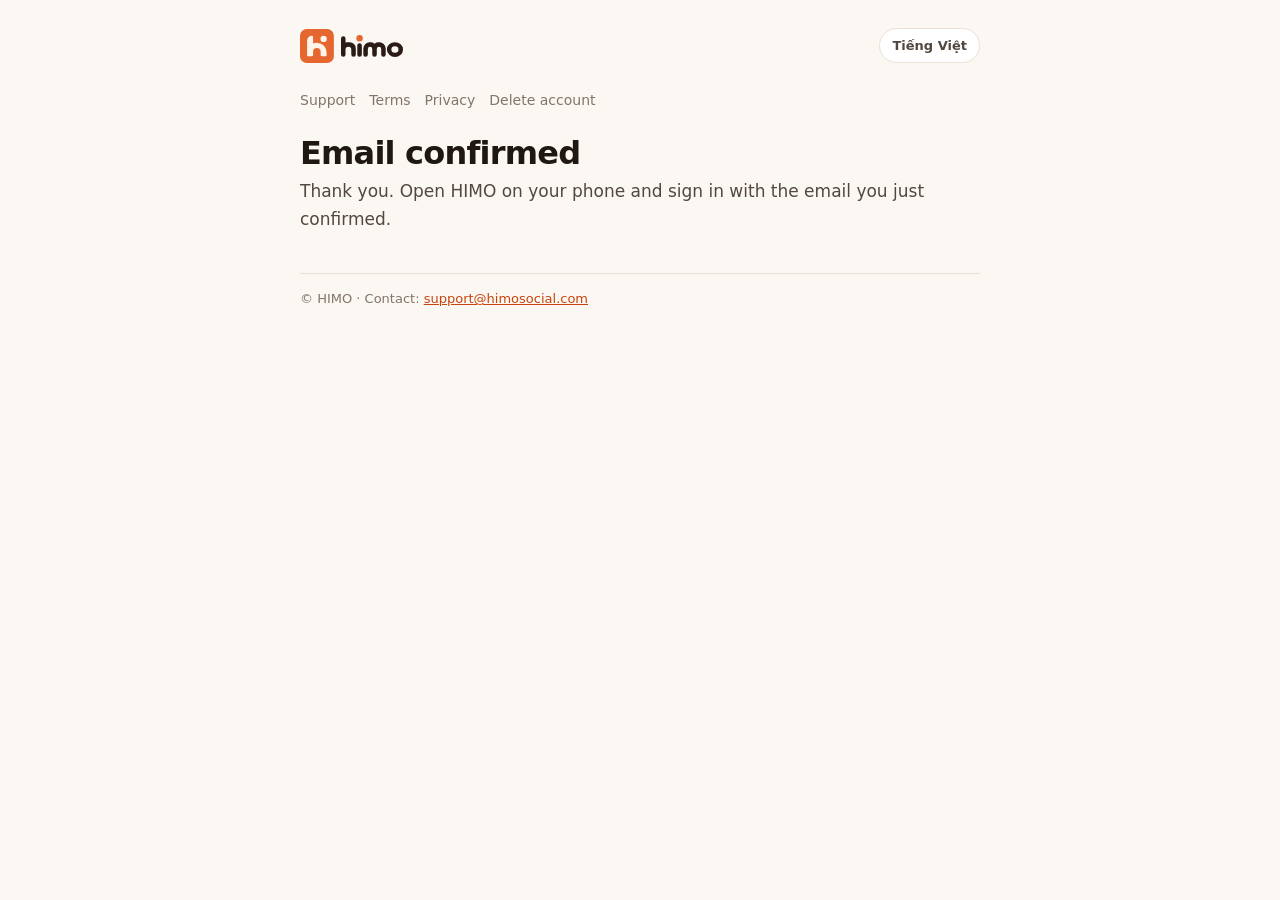
<file: xac-nhan.html>
<!doctype html>
<html lang="vi">
<head>
<meta charset="utf-8">
<meta name="viewport" content="width=device-width, initial-scale=1">
<title>Email đã xác nhận · HIMO</title>
<meta name="color-scheme" content="light dark">
<link rel="icon" type="image/svg+xml" href="favicon.svg">
<link rel="stylesheet" href="style.css">

</head>
<body>
<div class="wrap">
<header>
  <a class="brand" href="index.html"><picture><source srcset="logo-dark.svg" media="(prefers-color-scheme: dark)"><img src="logo.svg" alt="HIMO" width="103" height="34"></picture></a>
  <button class="lang" id="langBtn" type="button">English</button>
</header>
<nav data-lang="vi"><a href="index.html">Hỗ trợ</a><a href="dieu-khoan.html">Điều khoản</a><a href="chinh-sach.html">Quyền riêng tư</a><a href="xoa-tai-khoan.html">Xoá tài khoản</a></nav><nav data-lang="en"><a href="index.html">Support</a><a href="dieu-khoan.html">Terms</a><a href="chinh-sach.html">Privacy</a><a href="xoa-tai-khoan.html">Delete account</a></nav>

<article data-lang="vi"><h1>Email đã xác nhận</h1><p class="intro">Cảm ơn bạn. Mở app HIMO trên điện thoại và đăng nhập bằng email vừa xác nhận.</p></article>
<article data-lang="en"><h1>Email confirmed</h1><p class="intro">Thank you. Open HIMO on your phone and sign in with the email you just confirmed.</p></article>
<div id="msg" class="msg" hidden></div>
<footer><span data-lang="vi">© HIMO · Liên hệ: <a href="mailto:support@himosocial.com">support@himosocial.com</a></span><span data-lang="en">© HIMO · Contact: <a href="mailto:support@himosocial.com">support@himosocial.com</a></span></footer>
</div>

<script>
(function(){
  var saved = null; try { saved = localStorage.getItem('himo.lang'); } catch (e) {}
  var pick = saved || (/^vi/i.test(navigator.language) ? 'vi' : 'en');
  function apply(l){
    document.documentElement.lang = l;
    document.querySelectorAll('[data-lang]').forEach(function(el){ el.hidden = el.getAttribute('data-lang') !== l; });
    var b = document.getElementById('langBtn'); if (b) b.textContent = l === 'vi' ? 'English' : 'Tiếng Việt';
    try { localStorage.setItem('himo.lang', l); } catch (e) {}
    window.__lang = l;
  }
  apply(pick);
  var b = document.getElementById('langBtn');
  if (b) b.addEventListener('click', function(){ apply(window.__lang === 'vi' ? 'en' : 'vi'); });
})();
</script>

<script src="config.js"></script>
<script src="supabase-js-2.115.0.umd.js"></script>
<script>
(function(){
  var qs = new URLSearchParams(location.search), hash = new URLSearchParams(location.hash.replace(/^#/, ''));
  var th = qs.get('token_hash') || hash.get('token_hash');
  var loai = qs.get('type') || hash.get('type') || 'email';
  var loi = qs.get('error_description') || hash.get('error_description') || qs.get('error') || hash.get('error');
  var msg = document.getElementById('msg');
  var T = {
    vi: { wait: 'Đang xác nhận…', bad: 'Liên kết đã hết hạn hoặc đã dùng rồi. Mở app HIMO và bấm gửi lại email xác nhận.', ok: 'Xong! Mở app HIMO và đăng nhập.' },
    en: { wait: 'Confirming…', bad: 'This link has expired or was already used. Open HIMO and ask for a new confirmation email.', ok: 'Done. Open HIMO and sign in.' }
  };
  function say(k, err){ msg.hidden = false; msg.textContent = T[window.__lang || 'vi'][k]; msg.className = 'msg' + (err ? ' err' : ''); }
  if (loi) { say('bad', true); history.replaceState(null, '', location.pathname); return; }
  if (!th) { history.replaceState(null, '', location.pathname); return; }
  if (!window.HIMO_CONFIG || !window.supabase) return;
  say('wait');
  var c = supabase.createClient(HIMO_CONFIG.SUPABASE_URL, HIMO_CONFIG.SUPABASE_ANON_KEY, { auth: { detectSessionInUrl: false, persistSession: false } });
  c.auth.verifyOtp({ type: loai === 'signup' ? 'signup' : 'email', token_hash: th }).then(function(r){
    say(r.error ? 'bad' : 'ok', !!r.error);
    history.replaceState(null, '', location.pathname);
  });
})();
</script>
</body>
</html>
</file>
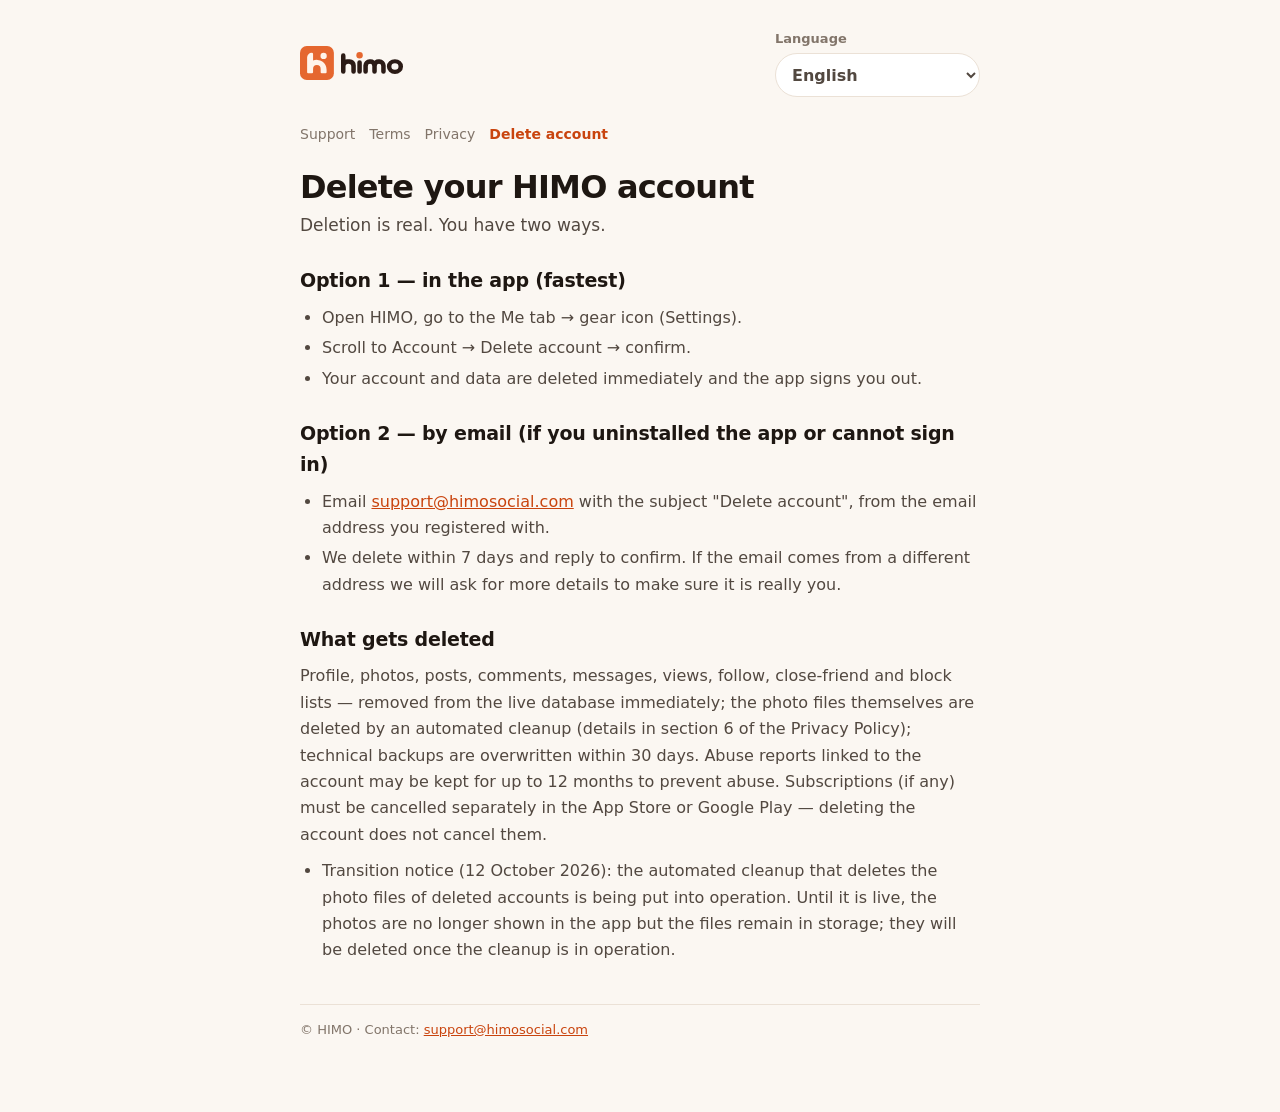
<file: xoa-tai-khoan.html>
<!doctype html>
<html lang="en" dir="ltr">
<head>
<meta charset="utf-8">
<meta name="viewport" content="width=device-width, initial-scale=1">
<meta name="color-scheme" content="light dark">
<meta name="himo-legal-version" content="2026-10-13">
<title>Delete your HIMO account · HIMO</title>
<link rel="icon" type="image/svg+xml" href="favicon.svg">
<link rel="stylesheet" href="style.css">
</head>
<body>
<div class="wrap">
<header>
<a class="brand" data-legal-link href="index.html?lang=en"><picture><source srcset="logo-dark.svg" media="(prefers-color-scheme: dark)"><img src="logo.svg" alt="HIMO" width="103" height="34"></picture></a>
<div class="language-control"><label id="language-label" for="language">Language</label>
<select class="lang" id="language" aria-label="Language"><option value="vi" lang="vi">Tiếng Việt</option><option value="en" lang="en" selected>English</option><option value="zh-Hans" lang="zh-Hans">简体中文</option><option value="zh-Hant" lang="zh-Hant">繁體中文</option><option value="ja" lang="ja">日本語</option><option value="ko" lang="ko">한국어</option><option value="th" lang="th">ภาษาไทย</option><option value="id" lang="id">Bahasa Indonesia</option><option value="pt" lang="pt">Português</option><option value="es" lang="es">Español</option><option value="fr" lang="fr">Français</option><option value="tr" lang="tr">Türkçe</option><option value="ru" lang="ru">Русский</option><option value="uk" lang="uk">Українська</option><option value="ar" lang="ar">العربية</option></select></div>
</header>
<nav data-lang="vi" lang="vi" hidden><a data-legal-link href="index.html?lang=vi">Hỗ trợ</a><a data-legal-link href="dieu-khoan.html?lang=vi">Điều khoản</a><a data-legal-link href="chinh-sach.html?lang=vi">Quyền riêng tư</a><a data-legal-link href="xoa-tai-khoan.html?lang=vi" aria-current="page">Xoá tài khoản</a></nav>
<nav data-lang="en" lang="en"><a data-legal-link href="index.html?lang=en">Support</a><a data-legal-link href="dieu-khoan.html?lang=en">Terms</a><a data-legal-link href="chinh-sach.html?lang=en">Privacy</a><a data-legal-link href="xoa-tai-khoan.html?lang=en" aria-current="page">Delete account</a></nav>
<nav data-lang="zh-Hans" lang="zh-Hans" hidden><a data-legal-link href="index.html?lang=zh-Hans">帮助</a><a data-legal-link href="dieu-khoan.html?lang=zh-Hans">条款</a><a data-legal-link href="chinh-sach.html?lang=zh-Hans">隐私</a><a data-legal-link href="xoa-tai-khoan.html?lang=zh-Hans" aria-current="page">删除账户</a></nav>
<nav data-lang="zh-Hant" lang="zh-Hant" hidden><a data-legal-link href="index.html?lang=zh-Hant">支援</a><a data-legal-link href="dieu-khoan.html?lang=zh-Hant">條款</a><a data-legal-link href="chinh-sach.html?lang=zh-Hant">隱私</a><a data-legal-link href="xoa-tai-khoan.html?lang=zh-Hant" aria-current="page">刪除帳號</a></nav>
<nav data-lang="ja" lang="ja" hidden><a data-legal-link href="index.html?lang=ja">サポート</a><a data-legal-link href="dieu-khoan.html?lang=ja">利用規約</a><a data-legal-link href="chinh-sach.html?lang=ja">プライバシー</a><a data-legal-link href="xoa-tai-khoan.html?lang=ja" aria-current="page">アカウント削除</a></nav>
<nav data-lang="ko" lang="ko" hidden><a data-legal-link href="index.html?lang=ko">고객지원</a><a data-legal-link href="dieu-khoan.html?lang=ko">이용약관</a><a data-legal-link href="chinh-sach.html?lang=ko">개인정보 보호</a><a data-legal-link href="xoa-tai-khoan.html?lang=ko" aria-current="page">계정 삭제</a></nav>
<nav data-lang="th" lang="th" hidden><a data-legal-link href="index.html?lang=th">ความช่วยเหลือ</a><a data-legal-link href="dieu-khoan.html?lang=th">ข้อกำหนดการใช้งาน</a><a data-legal-link href="chinh-sach.html?lang=th">นโยบายความเป็นส่วนตัว</a><a data-legal-link href="xoa-tai-khoan.html?lang=th" aria-current="page">ลบบัญชี</a></nav>
<nav data-lang="id" lang="id" hidden><a data-legal-link href="index.html?lang=id">Bantuan</a><a data-legal-link href="dieu-khoan.html?lang=id">Ketentuan</a><a data-legal-link href="chinh-sach.html?lang=id">Privasi</a><a data-legal-link href="xoa-tai-khoan.html?lang=id" aria-current="page">Hapus akun</a></nav>
<nav data-lang="pt" lang="pt" hidden><a data-legal-link href="index.html?lang=pt">Suporte</a><a data-legal-link href="dieu-khoan.html?lang=pt">Termos</a><a data-legal-link href="chinh-sach.html?lang=pt">Privacidade</a><a data-legal-link href="xoa-tai-khoan.html?lang=pt" aria-current="page">Excluir conta</a></nav>
<nav data-lang="es" lang="es" hidden><a data-legal-link href="index.html?lang=es">Ayuda</a><a data-legal-link href="dieu-khoan.html?lang=es">Condiciones</a><a data-legal-link href="chinh-sach.html?lang=es">Privacidad</a><a data-legal-link href="xoa-tai-khoan.html?lang=es" aria-current="page">Eliminar cuenta</a></nav>
<nav data-lang="fr" lang="fr" hidden><a data-legal-link href="index.html?lang=fr">Assistance</a><a data-legal-link href="dieu-khoan.html?lang=fr">Conditions</a><a data-legal-link href="chinh-sach.html?lang=fr">Confidentialité</a><a data-legal-link href="xoa-tai-khoan.html?lang=fr" aria-current="page">Supprimer le compte</a></nav>
<nav data-lang="tr" lang="tr" hidden><a data-legal-link href="index.html?lang=tr">Destek</a><a data-legal-link href="dieu-khoan.html?lang=tr">Kullanım Koşulları</a><a data-legal-link href="chinh-sach.html?lang=tr">Gizlilik Politikası</a><a data-legal-link href="xoa-tai-khoan.html?lang=tr" aria-current="page">Hesabı sil</a></nav>
<nav data-lang="ru" lang="ru" hidden><a data-legal-link href="index.html?lang=ru">Поддержка</a><a data-legal-link href="dieu-khoan.html?lang=ru">Условия использования</a><a data-legal-link href="chinh-sach.html?lang=ru">Политика конфиденциальности</a><a data-legal-link href="xoa-tai-khoan.html?lang=ru" aria-current="page">Удаление аккаунта</a></nav>
<nav data-lang="uk" lang="uk" hidden><a data-legal-link href="index.html?lang=uk">Підтримка</a><a data-legal-link href="dieu-khoan.html?lang=uk">Умови використання</a><a data-legal-link href="chinh-sach.html?lang=uk">Політика конфіденційності</a><a data-legal-link href="xoa-tai-khoan.html?lang=uk" aria-current="page">Видалення облікового запису</a></nav>
<nav data-lang="ar" lang="ar" hidden><a data-legal-link href="index.html?lang=ar">الدعم</a><a data-legal-link href="dieu-khoan.html?lang=ar">شروط الاستخدام</a><a data-legal-link href="chinh-sach.html?lang=ar">سياسة الخصوصية</a><a data-legal-link href="xoa-tai-khoan.html?lang=ar" aria-current="page">حذف الحساب</a></nav>
<article data-lang="vi" lang="vi" dir="ltr" hidden><h1>Xoá tài khoản HIMO</h1>

<p class="intro">Xoá tài khoản là xoá thật. Bạn có hai cách.</p>
<h2>Cách 1 — trong app (nhanh nhất)</h2>

<ul><li>Mở HIMO, vào tab Tôi → biểu tượng bánh răng (Cài đặt).</li><li>Kéo xuống mục Tài khoản → Xoá tài khoản → xác nhận.</li><li>Tài khoản và dữ liệu bị xoá ngay lập tức; app tự đăng xuất.</li></ul>
<h2>Cách 2 — qua email (khi đã gỡ app hoặc không đăng nhập được)</h2>

<ul><li>Gửi email tới <a href="mailto:support@himosocial.com" dir="ltr">support@himosocial.com</a> với tiêu đề &quot;Xoá tài khoản&quot;, từ chính địa chỉ email bạn đã dùng để đăng ký.</li><li>Chúng tôi xoá trong vòng 7 ngày và trả lời xác nhận. Nếu email gửi từ địa chỉ khác, chúng tôi sẽ hỏi thêm để chắc đúng chủ tài khoản.</li></ul>
<h2>Những gì bị xoá</h2>
<p>Hồ sơ, ảnh, bài đăng, bình luận, tin nhắn, lượt xem, danh sách theo dõi, bạn thân và chặn — xoá khỏi cơ sở dữ liệu đang chạy ngay lập tức; bản thân các tệp ảnh được một quy trình dọn dẹp tự động xoá (chi tiết ở mục 6 Chính sách quyền riêng tư); bản sao lưu kỹ thuật được ghi đè trong tối đa 30 ngày. Báo cáo vi phạm liên quan tới tài khoản có thể được giữ tối đa 12 tháng để chống lạm dụng. Gói đăng ký (nếu có) cần huỷ riêng trong App Store hoặc Google Play — xoá tài khoản không tự huỷ gói.</p>
<ul><li>Thông báo chuyển tiếp (12/10/2026): việc dọn dẹp tự động để xoá tệp ảnh của tài khoản đã xoá đang được đưa vào vận hành. Cho tới khi việc dọn dẹp này đi vào hoạt động, ảnh không còn hiển thị trong app nhưng tệp vẫn nằm trong kho lưu trữ; các tệp này sẽ được xoá khi việc dọn dẹp đi vào hoạt động.</li></ul></article>
<article data-lang="en" lang="en" dir="ltr"><h1>Delete your HIMO account</h1>

<p class="intro">Deletion is real. You have two ways.</p>
<h2>Option 1 — in the app (fastest)</h2>

<ul><li>Open HIMO, go to the Me tab → gear icon (Settings).</li><li>Scroll to Account → Delete account → confirm.</li><li>Your account and data are deleted immediately and the app signs you out.</li></ul>
<h2>Option 2 — by email (if you uninstalled the app or cannot sign in)</h2>

<ul><li>Email <a href="mailto:support@himosocial.com" dir="ltr">support@himosocial.com</a> with the subject &quot;Delete account&quot;, from the email address you registered with.</li><li>We delete within 7 days and reply to confirm. If the email comes from a different address we will ask for more details to make sure it is really you.</li></ul>
<h2>What gets deleted</h2>
<p>Profile, photos, posts, comments, messages, views, follow, close-friend and block lists — removed from the live database immediately; the photo files themselves are deleted by an automated cleanup (details in section 6 of the Privacy Policy); technical backups are overwritten within 30 days. Abuse reports linked to the account may be kept for up to 12 months to prevent abuse. Subscriptions (if any) must be cancelled separately in the App Store or Google Play — deleting the account does not cancel them.</p>
<ul><li>Transition notice (12 October 2026): the automated cleanup that deletes the photo files of deleted accounts is being put into operation. Until it is live, the photos are no longer shown in the app but the files remain in storage; they will be deleted once the cleanup is in operation.</li></ul></article>
<article data-lang="zh-Hans" lang="zh-Hans" dir="ltr" hidden><h1>删除您的HIMO账户</h1>

<p class="intro">删除会实际执行。您有两种方式。</p>
<h2>方式1 — 在应用内删除（最快）</h2>

<ul><li>打开HIMO，前往“我”标签页 → 齿轮图标（设置）。</li><li>向下滚动至账户 → 删除账户 → 确认。</li><li>您的账户和数据会立即删除，应用会将您退出登录。</li></ul>
<h2>方式2 — 通过邮件（已卸载应用或无法登录时）</h2>

<ul><li>请使用注册时的电子邮箱向<a href="mailto:support@himosocial.com" dir="ltr">support@himosocial.com</a>发邮件，主题为“删除账户”。</li><li>我们会在7天内删除并回复确认。如果来信使用其他邮箱，我们会要求提供更多信息，以核实确实是您本人。</li></ul>
<h2>哪些数据会被删除</h2>
<p>资料、照片、帖子、评论、消息、浏览记录、关注、密友和屏蔽列表——立即从运行中的数据库移除；照片文件本身由自动清理程序删除（详见隐私政策第 6 节）；技术备份会在 30 天内被覆盖。与账户相关的举报最多可保留 12 个月以防止滥用。订阅（如有）须在 App Store 或 Google Play 中单独取消——删除账户不会取消订阅。</p>
<ul><li>过渡说明（2026年10月12日）：删除已删除账户照片文件的自动清理功能正在投入运行。在此之前，这些照片在应用中不再显示，但文件仍保留在存储中；清理功能投入运行后，这些文件将被删除。</li></ul></article>
<article data-lang="zh-Hant" lang="zh-Hant" dir="ltr" hidden><h1>刪除您的HIMO帳號</h1>

<p class="intro">刪除會實際執行。您有兩種方式。</p>
<h2>方式1 — 在應用程式內刪除（最快）</h2>

<ul><li>開啟HIMO，前往「我」分頁 → 齒輪圖示（設定）。</li><li>向下捲動至帳號 → 刪除帳號 → 確認。</li><li>您的帳號和資料會立即刪除，應用程式會將您登出。</li></ul>
<h2>方式2 — 透過電子郵件（已解除安裝應用程式或無法登入時）</h2>

<ul><li>請使用註冊時的電子郵件地址寄信至<a href="mailto:support@himosocial.com" dir="ltr">support@himosocial.com</a>，主旨為「刪除帳號」。</li><li>我們會在7天內刪除並回覆確認。如果來信使用其他電子郵件地址，我們會要求提供更多資訊，以核實確實是您本人。</li></ul>
<h2>哪些資料會被刪除</h2>
<p>個人檔案、照片、貼文、留言、訊息、瀏覽記錄、追蹤、摯友和封鎖清單——立即從運行中的資料庫移除；照片檔案本身由自動清理程序刪除（詳見隱私權政策第 6 節）；技術備份會在 30 天內被覆寫。與帳戶相關的檢舉最多可保留 12 個月以防止濫用。訂閱（如有）須在 App Store 或 Google Play 中另行取消——刪除帳戶不會取消訂閱。</p>
<ul><li>過渡說明（2026年10月12日）：刪除已刪除帳戶照片檔案的自動清理功能正在投入運作。在此之前，這些照片在應用程式中不再顯示，但檔案仍保留在儲存空間中；清理功能投入運作後，這些檔案將被刪除。</li></ul></article>
<article data-lang="ja" lang="ja" dir="ltr" hidden><h1>HIMOアカウントの削除</h1>

<p class="intro">削除は実際に行われます。二つの方法があります。</p>
<h2>方法1 — アプリ内（最も早い方法）</h2>

<ul><li>HIMOを開き、マイページタブ → 歯車アイコン（設定）へ進みます。</li><li>アカウントまでスクロールし、アカウントを削除 → 確認を選びます。</li><li>アカウントとデータは直ちに削除され、アプリからログアウトされます。</li></ul>
<h2>方法2 — メール（アンインストール済み、またはログインできない場合）</h2>

<ul><li>登録したメールアドレスから、件名を「アカウント削除」として<a href="mailto:support@himosocial.com" dir="ltr">support@himosocial.com</a>へメールを送ってください。</li><li>7日以内に削除し、確認の返信をします。別のメールアドレスから連絡いただいた場合は、ご本人であることを確認するために追加の情報をお尋ねします。</li></ul>
<h2>削除されるもの</h2>
<p>プロフィール、写真、投稿、コメント、メッセージ、閲覧履歴、フォロー、親しい友達、ブロックの一覧は、稼働中のデータベースから直ちに削除されます。写真ファイル自体は自動クリーンアップにより削除されます（詳細はプライバシーポリシー第6項）。技術的なバックアップは30日以内に上書きされます。アカウントに関連する通報は、不正防止のため最長12か月保持されることがあります。サブスクリプション（ある場合）はApp StoreまたはGoogle Playで別途解約が必要です。アカウントを削除しても解約にはなりません。</p>
<ul><li>移行に関するお知らせ（2026年10月12日）：削除されたアカウントの写真ファイルを削除する自動クリーンアップは現在導入中です。導入が完了するまでの間、写真はアプリに表示されませんが、ファイルはストレージに残ります。ファイルはクリーンアップの稼働開始後に削除されます。</li></ul></article>
<article data-lang="ko" lang="ko" dir="ltr" hidden><h1>HIMO 계정 삭제</h1>

<p class="intro">삭제는 실제로 이루어집니다. 두 가지 방법이 있습니다.</p>
<h2>방법 1 — 앱에서 삭제(가장 빠름)</h2>

<ul><li>HIMO를 열고 나 탭 → 톱니바퀴 아이콘(설정)으로 이동하세요.</li><li>계정까지 스크롤한 뒤 계정 삭제 → 확인을 선택하세요.</li><li>계정과 데이터가 즉시 삭제되고 앱에서 로그아웃됩니다.</li></ul>
<h2>방법 2 — 이메일로 요청(앱을 제거했거나 로그인할 수 없는 경우)</h2>

<ul><li>가입할 때 사용한 이메일 주소로 <a href="mailto:support@himosocial.com" dir="ltr">support@himosocial.com</a>에 제목을 ‘계정 삭제’로 하여 메일을 보내세요.</li><li>7일 이내에 삭제하고 확인 답변을 보내드립니다. 다른 주소에서 보낸 이메일이라면 본인 확인을 위해 추가 정보를 요청합니다.</li></ul>
<h2>삭제되는 데이터</h2>
<p>프로필, 사진, 게시물, 댓글, 메시지, 조회 기록, 팔로우, 친한 친구 및 차단 목록 — 운영 중인 데이터베이스에서 즉시 제거됩니다. 사진 파일 자체는 자동 정리 기능이 삭제합니다(자세한 내용은 개인정보 처리방침 6항). 기술적 백업은 30일 이내에 덮어쓰입니다. 계정과 관련된 신고는 악용 방지를 위해 최대 12개월 보관될 수 있습니다. 구독(있는 경우)은 App Store 또는 Google Play에서 별도로 해지해야 합니다. 계정을 삭제해도 구독은 해지되지 않습니다.</p>
<ul><li>전환 안내(2026년 10월 12일): 삭제된 계정의 사진 파일을 삭제하는 자동 정리 기능은 현재 적용 중입니다. 완료 전까지 사진은 앱에 더 이상 표시되지 않지만 파일은 저장소에 남아 있습니다. 정리 기능이 가동되면 삭제됩니다.</li></ul></article>
<article data-lang="th" lang="th" dir="ltr" hidden><h1>ลบบัญชี HIMO ของคุณ</h1>

<p class="intro">การลบเป็นการลบจริง คุณมีสองวิธี</p>
<h2>วิธีที่ 1 — ในแอป (เร็วที่สุด)</h2>

<ul><li>เปิด HIMO ไปที่แท็บ ฉัน → ไอคอนเฟือง (การตั้งค่า)</li><li>เลื่อนไปที่ บัญชี → ลบบัญชี → ยืนยัน</li><li>บัญชีและข้อมูลของคุณจะถูกลบทันที และแอปจะออกจากระบบให้คุณ</li></ul>
<h2>วิธีที่ 2 — ทางอีเมล (หากถอนการติดตั้งแอปหรือเข้าสู่ระบบไม่ได้)</h2>

<ul><li>ส่งอีเมลถึง <a href="mailto:support@himosocial.com" dir="ltr">support@himosocial.com</a> โดยใช้หัวข้อ &quot;ลบบัญชี&quot; จากอีเมลที่คุณใช้ลงทะเบียน</li><li>เราจะลบภายใน 7 วันและตอบกลับเพื่อยืนยัน หากอีเมลมาจากที่อยู่อื่น เราจะขอรายละเอียดเพิ่มเติมเพื่อให้แน่ใจว่าเป็นคุณจริง ๆ</li></ul>
<h2>สิ่งที่จะถูกลบ</h2>
<p>โปรไฟล์ รูปภาพ โพสต์ ความคิดเห็น ข้อความ การเข้าชม รายชื่อติดตาม เพื่อนสนิท และบล็อก — ถูกนำออกจากฐานข้อมูลที่ใช้งานอยู่ทันที ส่วนตัวไฟล์รูปภาพจะถูกลบโดยระบบทำความสะอาดอัตโนมัติ (รายละเอียดในข้อ 6 ของนโยบายความเป็นส่วนตัว) ข้อมูลสำรองทางเทคนิคจะถูกเขียนทับภายใน 30 วัน รายงานการละเมิดที่เกี่ยวข้องกับบัญชีอาจถูกเก็บไว้ได้นานถึง 12 เดือนเพื่อป้องกันการละเมิด การสมัครสมาชิก (ถ้ามี) ต้องยกเลิกแยกต่างหากใน App Store หรือ Google Play — การลบบัญชีไม่ได้ยกเลิกการสมัครสมาชิก</p>
<ul><li>ประกาศช่วงเปลี่ยนผ่าน (12 ตุลาคม 2026): ระบบทำความสะอาดอัตโนมัติที่ลบไฟล์รูปภาพของบัญชีที่ถูกลบกำลังอยู่ระหว่างการนำมาใช้ จนกว่าจะแล้วเสร็จ รูปภาพจะไม่แสดงในแอปอีกต่อไป แต่ไฟล์ยังคงอยู่ในพื้นที่จัดเก็บ ไฟล์จะถูกลบเมื่อระบบทำความสะอาดเริ่มทำงาน</li></ul></article>
<article data-lang="id" lang="id" dir="ltr" hidden><h1>Hapus akun HIMO Anda</h1>

<p class="intro">Penghapusan benar-benar dilakukan. Ada dua cara.</p>
<h2>Cara 1 — dalam aplikasi (paling cepat)</h2>

<ul><li>Buka HIMO, masuk ke tab Saya → ikon roda gigi (Pengaturan).</li><li>Gulir ke Akun → Hapus akun → konfirmasi.</li><li>Akun dan data Anda langsung dihapus, lalu aplikasi mengeluarkan Anda dari akun.</li></ul>
<h2>Cara 2 — melalui email (jika Anda sudah menghapus instalasi aplikasi atau tidak bisa masuk)</h2>

<ul><li>Kirim email ke <a href="mailto:support@himosocial.com" dir="ltr">support@himosocial.com</a> dengan subjek &quot;Hapus akun&quot;, dari alamat email yang Anda gunakan untuk mendaftar.</li><li>Kami menghapusnya dalam waktu 7 hari dan membalas untuk mengonfirmasi. Jika email berasal dari alamat lain, kami akan meminta informasi tambahan untuk memastikan bahwa itu benar-benar Anda.</li></ul>
<h2>Apa yang dihapus</h2>
<p>Profil, foto, postingan, komentar, pesan, kunjungan, daftar mengikuti, teman dekat, dan pemblokiran — dihapus dari basis data aktif segera; berkas foto itu sendiri dihapus oleh pembersihan otomatis (rincian di bagian 6 Kebijakan Privasi); cadangan teknis ditimpa dalam 30 hari. Laporan penyalahgunaan yang terkait dengan akun dapat disimpan hingga 12 bulan untuk mencegah penyalahgunaan. Langganan (jika ada) harus dibatalkan secara terpisah di App Store atau Google Play — menghapus akun tidak membatalkannya.</p>
<ul><li>Pemberitahuan transisi (12 Oktober 2026): pembersihan otomatis yang menghapus berkas foto milik akun yang telah dihapus sedang dalam proses penerapan. Sampai pembersihan tersebut berjalan, foto tidak lagi ditampilkan di aplikasi, tetapi berkasnya masih tersimpan di penyimpanan; berkas tersebut akan dihapus setelah pembersihan mulai berjalan.</li></ul></article>
<article data-lang="pt" lang="pt" dir="ltr" hidden><h1>Excluir sua conta do HIMO</h1>

<p class="intro">A exclusão é real. Você tem duas opções.</p>
<h2>Opção 1 — no aplicativo (mais rápida)</h2>

<ul><li>Abra o HIMO e vá à aba Eu → ícone de engrenagem (Configurações).</li><li>Role até Conta → Excluir conta → confirme.</li><li>Sua conta e seus dados são excluídos imediatamente, e o aplicativo encerra sua sessão.</li></ul>
<h2>Opção 2 — por e-mail (se você desinstalou o aplicativo ou não consegue entrar)</h2>

<ul><li>Envie um e-mail para <a href="mailto:support@himosocial.com" dir="ltr">support@himosocial.com</a> com o assunto &quot;Excluir conta&quot;, a partir do endereço com o qual se cadastrou.</li><li>Excluímos em até 7 dias e respondemos para confirmar. Se o e-mail vier de outro endereço, pediremos mais informações para verificar se é realmente você.</li></ul>
<h2>O que é excluído</h2>
<p>Perfil, fotos, publicações, comentários, mensagens, visualizações, listas de seguidores, de amigos próximos e de bloqueio — removidos do banco de dados ativo imediatamente; os arquivos de foto em si são excluídos por uma limpeza automática (detalhes na seção 6 da Política de Privacidade); os backups técnicos são sobrescritos em até 30 dias. Denúncias de abuso ligadas à conta podem ser mantidas por até 12 meses para prevenir abusos. Assinaturas (se houver) devem ser canceladas separadamente na App Store ou no Google Play — excluir a conta não as cancela.</p>
<ul><li>Aviso de transição (12 de outubro de 2026): a limpeza automática que exclui os arquivos de fotos de contas excluídas está sendo colocada em operação. Até lá, as fotos deixam de ser exibidas no app, mas os arquivos permanecem no armazenamento; serão excluídos quando a limpeza entrar em operação.</li></ul></article>
<article data-lang="es" lang="es" dir="ltr" hidden><h1>Eliminar tu cuenta de HIMO</h1>

<p class="intro">La eliminación es real. Tienes dos opciones.</p>
<h2>Opción 1 — en la aplicación (la más rápida)</h2>

<ul><li>Abre HIMO y ve a la pestaña Yo → icono de engranaje (Ajustes).</li><li>Desplázate hasta Cuenta → Eliminar cuenta → confirma.</li><li>Tu cuenta y tus datos se eliminan inmediatamente y la aplicación cierra tu sesión.</li></ul>
<h2>Opción 2 — por correo electrónico (si desinstalaste la aplicación o no puedes iniciar sesión)</h2>

<ul><li>Envía un correo a <a href="mailto:support@himosocial.com" dir="ltr">support@himosocial.com</a> con el asunto &quot;Eliminar cuenta&quot;, desde la dirección con la que te registraste.</li><li>La eliminamos en un plazo de 7 días y respondemos para confirmarlo. Si el correo procede de otra dirección, te pediremos más detalles para comprobar que realmente eres tú.</li></ul>
<h2>Qué se elimina</h2>
<p>Perfil, fotos, publicaciones, comentarios, mensajes, visitas, listas de seguidos, de amigos cercanos y de bloqueos — se eliminan de la base de datos activa de inmediato; los archivos de foto en sí se eliminan mediante una limpieza automática (detalles en la sección 6 de la Política de Privacidad); las copias de seguridad técnicas se sobrescriben en un plazo de 30 días. Las denuncias de abuso vinculadas a la cuenta pueden conservarse hasta 12 meses para prevenir abusos. Las suscripciones (si las hay) deben cancelarse por separado en App Store o Google Play — eliminar la cuenta no las cancela.</p>
<ul><li>Aviso de transición (12 de octubre de 2026): la limpieza automática que elimina los archivos de fotos de las cuentas eliminadas se está poniendo en funcionamiento. Hasta entonces, las fotos ya no se muestran en la app, pero los archivos permanecen en el almacenamiento; se eliminarán cuando la limpieza esté en funcionamiento.</li></ul></article>
<article data-lang="fr" lang="fr" dir="ltr" hidden><h1>Supprimer votre compte HIMO</h1>

<p class="intro">La suppression est effective. Vous avez deux possibilités.</p>
<h2>Option 1 — dans l'application (la plus rapide)</h2>

<ul><li>Ouvrez HIMO, puis allez dans l'onglet Moi → icône d'engrenage (Paramètres).</li><li>Faites défiler jusqu'à Compte → Supprimer le compte → confirmez.</li><li>Votre compte et vos données sont supprimés immédiatement, puis l'application vous déconnecte.</li></ul>
<h2>Option 2 — par e-mail (si vous avez désinstallé l'application ou ne pouvez pas vous connecter)</h2>

<ul><li>Écrivez à <a href="mailto:support@himosocial.com" dir="ltr">support@himosocial.com</a> avec l'objet &quot;Supprimer le compte&quot;, depuis l'adresse e-mail utilisée lors de votre inscription.</li><li>Nous effectuons la suppression sous 7 jours et vous répondons pour la confirmer. Si l'e-mail provient d'une autre adresse, nous demanderons des renseignements supplémentaires pour vérifier qu'il s'agit bien de vous.</li></ul>
<h2>Ce qui est supprimé</h2>
<p>Profil, photos, publications, commentaires, messages, vues, listes d'abonnements, d'amis proches et de blocages — retirés de la base de données active immédiatement ; les fichiers photo eux-mêmes sont supprimés par un nettoyage automatique (détails à la section 6 de la Politique de confidentialité) ; les sauvegardes techniques sont écrasées dans les 30 jours. Les signalements d'abus liés au compte peuvent être conservés jusqu'à 12 mois pour prévenir les abus. Les abonnements (le cas échéant) doivent être résiliés séparément dans l'App Store ou Google Play — supprimer le compte ne les résilie pas.</p>
<ul><li>Avis de transition (12 octobre 2026) : le nettoyage automatique qui supprime les fichiers photo des comptes supprimés est en cours de mise en service. Jusque-là, les photos ne sont plus affichées dans l'application mais les fichiers restent dans le stockage ; ils seront supprimés lorsque le nettoyage sera en service.</li></ul></article>
<article data-lang="tr" lang="tr" dir="ltr" hidden><h1>HIMO hesabınızı silin</h1>

<p class="intro">Silme işlemi gerçektir. İki seçeneğiniz var.</p>
<h2>Seçenek 1 — uygulamada (en hızlı)</h2>

<ul><li>HIMO'yu açın, Ben sekmesine → dişli simgesine (Ayarlar) gidin.</li><li>Hesap → Hesabı sil bölümüne kaydırın → onaylayın.</li><li>Hesabınız ve verileriniz hemen silinir, uygulama oturumunuzu kapatır.</li></ul>
<h2>Seçenek 2 — e-postayla (uygulamayı kaldırdıysanız veya oturum açamıyorsanız)</h2>

<ul><li>Kayıt olduğunuz e-posta adresinden <a href="mailto:support@himosocial.com" dir="ltr">support@himosocial.com</a> adresine &quot;Hesabı sil&quot; konulu bir e-posta gönderin.</li><li>7 gün içinde siler ve onaylamak için yanıt veririz. E-posta farklı bir adresten gelirse gerçekten siz olduğunuzdan emin olmak için ek bilgi isteriz.</li></ul>
<h2>Neler silinir</h2>
<p>Profil, fotoğraflar, gönderiler, yorumlar, mesajlar, görüntülemeler, takip, yakın arkadaş ve engelleme listeleri — canlı veritabanından hemen kaldırılır; fotoğraf dosyalarının kendisi otomatik bir temizlik tarafından (ayrıntılar Gizlilik Politikası'nın 6. bölümünde) silinir; teknik yedekler 30 gün içinde üzerine yazılır. Hesapla bağlantılı kötüye kullanım şikâyetleri, kötüye kullanımı önlemek için 12 aya kadar saklanabilir. Abonelikler (varsa) App Store veya Google Play'de ayrıca iptal edilmelidir — hesabı silmek abonelikleri iptal etmez.</p>
<ul><li>Geçiş bildirimi (12 Ekim 2026): silinen hesapların fotoğraf dosyalarını silen otomatik temizleme devreye alınmaktadır. Bu tamamlanana kadar fotoğraflar uygulamada artık gösterilmez, ancak dosyalar depolamada kalır; temizleme devreye girdiğinde silinecekler.</li></ul></article>
<article data-lang="ru" lang="ru" dir="ltr" hidden><h1>Удаление вашего аккаунта HIMO</h1>

<p class="intro">Удаление действительно происходит. Есть два способа.</p>
<h2>Способ 1 — в приложении (самый быстрый)</h2>

<ul><li>Откройте HIMO, перейдите на вкладку Я → значок шестерёнки (Настройки).</li><li>Прокрутите до раздела Аккаунт → Удалить аккаунт → подтвердите.</li><li>Ваш аккаунт и данные будут удалены немедленно, и приложение выполнит выход из аккаунта.</li></ul>
<h2>Способ 2 — по электронной почте (если вы удалили приложение или не можете войти)</h2>

<ul><li>Отправьте письмо на <a href="mailto:support@himosocial.com" dir="ltr">support@himosocial.com</a> с темой «Удалить аккаунт» с адреса, который использовали при регистрации.</li><li>Мы удалим аккаунт в течение 7 дней и подтвердим это ответным письмом. Если письмо придёт с другого адреса, мы запросим дополнительные сведения, чтобы убедиться, что это действительно вы.</li></ul>
<h2>Что будет удалено</h2>
<p>Профиль, фотографии, публикации, комментарии, сообщения, просмотры, списки подписок, близких друзей и блокировок — немедленно удаляются из рабочей базы данных; сами файлы фотографий удаляются автоматической очисткой (подробнее — в разделе 6 Политики конфиденциальности); технические резервные копии перезаписываются в течение 30 дней. Жалобы на злоупотребления, связанные с аккаунтом, могут храниться до 12 месяцев для предотвращения злоупотреблений. Подписки (если есть) нужно отменить отдельно в App Store или Google Play — удаление аккаунта их не отменяет.</p>
<ul><li>Уведомление о переходном периоде (12 октября 2026 г.): автоматическая очистка, удаляющая файлы фотографий удалённых аккаунтов, вводится в эксплуатацию. До тех пор фотографии больше не отображаются в приложении, но файлы остаются в хранилище; они будут удалены, когда очистка начнёт работать.</li></ul></article>
<article data-lang="uk" lang="uk" dir="ltr" hidden><h1>Видалення вашого облікового запису HIMO</h1>

<p class="intro">Видалення відбувається насправді. Є два способи.</p>
<h2>Спосіб 1 — у застосунку (найшвидший)</h2>

<ul><li>Відкрийте HIMO, перейдіть на вкладку Я → значок шестірні (Налаштування).</li><li>Прокрутіть до розділу Обліковий запис → Видалити обліковий запис → підтвердьте.</li><li>Ваш обліковий запис і дані буде негайно видалено, а застосунок виконає вихід з облікового запису.</li></ul>
<h2>Спосіб 2 — електронною поштою (якщо ви видалили застосунок або не можете ввійти)</h2>

<ul><li>Надішліть листа на <a href="mailto:support@himosocial.com" dir="ltr">support@himosocial.com</a> з темою «Видалити обліковий запис» з адреси, яку використовували для реєстрації.</li><li>Ми видалимо обліковий запис протягом 7 днів і підтвердимо це листом у відповідь. Якщо лист надійде з іншої адреси, ми попросимо додаткові відомості, щоб переконатися, що це справді ви.</li></ul>
<h2>Що буде видалено</h2>
<p>Профіль, фотографії, дописи, коментарі, повідомлення, перегляди, списки підписок, близьких друзів і блокувань — негайно видаляються з робочої бази даних; самі файли фотографій видаляє автоматичне очищення (докладніше — у розділі 6 Політики конфіденційності); технічні резервні копії перезаписуються протягом 30 днів. Скарги на зловживання, пов'язані з обліковим записом, можуть зберігатися до 12 місяців для запобігання зловживанням. Підписки (якщо є) потрібно скасувати окремо в App Store або Google Play — видалення облікового запису їх не скасовує.</p>
<ul><li>Повідомлення про перехідний період (12 жовтня 2026 р.): автоматичне очищення, яке видаляє файли фотографій видалених облікових записів, впроваджується. До завершення фотографії більше не відображаються в застосунку, але файли залишаються у сховищі; їх буде видалено, коли очищення почне працювати.</li></ul></article>
<article data-lang="ar" lang="ar" dir="rtl" hidden><h1>حذف حسابك على HIMO</h1>

<p class="intro">الحذف فعلي. لديك طريقتان.</p>
<h2>الطريقة 1 — داخل التطبيق (الأسرع)</h2>

<ul><li>افتح HIMO، وانتقل إلى تبويب أنا ← أيقونة الترس (الإعدادات).</li><li>مرّر إلى الحساب ← حذف الحساب ← تأكيد.</li><li>يُحذف حسابك وبياناتك فورًا، ويسجّلك التطبيق خارج الحساب.</li></ul>
<h2>الطريقة 2 — عبر البريد الإلكتروني (إذا أزلت التطبيق أو تعذر عليك تسجيل الدخول)</h2>

<ul><li>أرسل بريدًا إلى <a href="mailto:support@himosocial.com" dir="ltr">support@himosocial.com</a> بعنوان «حذف الحساب» من عنوان البريد الإلكتروني الذي سجلت به.</li><li>نحذف الحساب خلال 7 أيام ونرد لتأكيد ذلك. إذا وصل البريد من عنوان مختلف، فسنطلب تفاصيل إضافية للتحقق من هويتك.</li></ul>
<h2>ما الذي يُحذف</h2>
<p>الملف الشخصي والصور والمنشورات والتعليقات والرسائل والمشاهدات وقوائم المتابعة والأصدقاء المقربين والحظر — تُزال من قاعدة البيانات العاملة فورًا؛ أما ملفات الصور نفسها فتُحذف بواسطة تنظيف تلقائي (التفاصيل في القسم 6 من سياسة الخصوصية)؛ وتُستبدل النسخ الاحتياطية التقنية خلال 30 يومًا. قد تُحفظ بلاغات الإساءة المرتبطة بالحساب لمدة تصل إلى 12 شهرًا لمنع الإساءة. يجب إلغاء الاشتراكات (إن وُجدت) بشكل منفصل في App Store أو Google Play — فحذف الحساب لا يلغيها.</p>
<ul><li>إشعار انتقالي (12 أكتوبر 2026): يجري حاليًا تفعيل التنظيف التلقائي الذي يحذف ملفات صور الحسابات المحذوفة. وحتى يتم ذلك، لم تعد الصور تظهر في التطبيق لكن ملفاتها تبقى في التخزين؛ وستُحذف عند بدء تشغيل عملية التنظيف.</li></ul></article>
<footer><span data-lang="vi" lang="vi" hidden>© HIMO · Liên hệ: <a href="mailto:support@himosocial.com" dir="ltr">support@himosocial.com</a></span><span data-lang="en" lang="en">© HIMO · Contact: <a href="mailto:support@himosocial.com" dir="ltr">support@himosocial.com</a></span><span data-lang="zh-Hans" lang="zh-Hans" hidden>© HIMO · 联系: <a href="mailto:support@himosocial.com" dir="ltr">support@himosocial.com</a></span><span data-lang="zh-Hant" lang="zh-Hant" hidden>© HIMO · 聯絡: <a href="mailto:support@himosocial.com" dir="ltr">support@himosocial.com</a></span><span data-lang="ja" lang="ja" hidden>© HIMO · お問い合わせ: <a href="mailto:support@himosocial.com" dir="ltr">support@himosocial.com</a></span><span data-lang="ko" lang="ko" hidden>© HIMO · 문의: <a href="mailto:support@himosocial.com" dir="ltr">support@himosocial.com</a></span><span data-lang="th" lang="th" hidden>© HIMO · ติดต่อเรา: <a href="mailto:support@himosocial.com" dir="ltr">support@himosocial.com</a></span><span data-lang="id" lang="id" hidden>© HIMO · Kontak: <a href="mailto:support@himosocial.com" dir="ltr">support@himosocial.com</a></span><span data-lang="pt" lang="pt" hidden>© HIMO · Contato: <a href="mailto:support@himosocial.com" dir="ltr">support@himosocial.com</a></span><span data-lang="es" lang="es" hidden>© HIMO · Contacto: <a href="mailto:support@himosocial.com" dir="ltr">support@himosocial.com</a></span><span data-lang="fr" lang="fr" hidden>© HIMO · Contact: <a href="mailto:support@himosocial.com" dir="ltr">support@himosocial.com</a></span><span data-lang="tr" lang="tr" hidden>© HIMO · İletişim: <a href="mailto:support@himosocial.com" dir="ltr">support@himosocial.com</a></span><span data-lang="ru" lang="ru" hidden>© HIMO · Связаться с нами: <a href="mailto:support@himosocial.com" dir="ltr">support@himosocial.com</a></span><span data-lang="uk" lang="uk" hidden>© HIMO · Зв’язатися з нами: <a href="mailto:support@himosocial.com" dir="ltr">support@himosocial.com</a></span><span data-lang="ar" lang="ar" hidden>© HIMO · تواصل معنا: <a href="mailto:support@himosocial.com" dir="ltr">support@himosocial.com</a></span></footer>
</div>
<script>(function initLegalPage(config) {
  const codes = Object.keys(config.languages);
  const supported = (value) => typeof value === 'string' && codes.includes(value);
  function fromLocale(value) {
    const locale = String(value || '').replace(/_/g, '-').toLowerCase();
    if (locale === 'zh' || locale.startsWith('zh-')) return /hant|-tw|-hk|-mo/.test(locale) ? 'zh-Hant' : 'zh-Hans';
    const base = locale.split('-')[0];
    return codes.find((code) => code.toLowerCase() === (base === 'in' ? 'id' : base)) || 'en';
  }
  function apply(lang, updateUrl) {
    if (!supported(lang)) lang = 'en';
    document.documentElement.lang = lang;
    document.documentElement.dir = config.languages[lang].rtl ? 'rtl' : 'ltr';
    document.title = config.titles[lang] + ' · HIMO';
    document.querySelectorAll('[data-lang]').forEach((el) => { el.hidden = el.getAttribute('data-lang') !== lang; });
    const select = document.getElementById('language');
    select.value = lang;
    select.setAttribute('aria-label', config.labels[lang]);
    document.getElementById('language-label').textContent = config.labels[lang];
    document.querySelectorAll('a[data-legal-link]').forEach((link) => {
      const url = new URL(link.getAttribute('href'), location.href);
      url.searchParams.set('lang', lang);
      link.setAttribute('href', url.pathname + url.search + url.hash);
    });
    // Auth callback pages support only vi/en and still use himo.lang.
    // Legal preferences must never put an unsupported locale into their storage.
    try { localStorage.setItem('himo.legal.lang', lang); } catch { /* Storage can be disabled in Safari. */ }
    if (updateUrl) {
      const url = new URL(location.href);
      url.searchParams.set('lang', lang);
      history.replaceState(null, '', url.pathname + url.search + url.hash);
    }
  }
  function currentSelection() {
    const explicit = new URL(location.href).searchParams.get('lang');
    if (explicit !== null) return supported(explicit) ? explicit : 'en';
    let saved;
    try { saved = localStorage.getItem('himo.legal.lang') || localStorage.getItem('himo.lang'); } catch { /* use browser locale */ }
    return supported(saved) ? saved : fromLocale(navigator.language);
  }
  apply(currentSelection(), false);
  document.getElementById('language').addEventListener('change', (event) => apply(event.target.value, true));
  window.addEventListener('popstate', () => apply(currentSelection(), false));
})({"languages":{"vi":{"native":"Tiếng Việt"},"en":{"native":"English"},"zh-Hans":{"native":"简体中文"},"zh-Hant":{"native":"繁體中文"},"ja":{"native":"日本語"},"ko":{"native":"한국어"},"th":{"native":"ภาษาไทย"},"id":{"native":"Bahasa Indonesia"},"pt":{"native":"Português"},"es":{"native":"Español"},"fr":{"native":"Français"},"tr":{"native":"Türkçe"},"ru":{"native":"Русский"},"uk":{"native":"Українська"},"ar":{"native":"العربية","rtl":true}},"titles":{"vi":"Xoá tài khoản HIMO","en":"Delete your HIMO account","zh-Hans":"删除您的HIMO账户","zh-Hant":"刪除您的HIMO帳號","ja":"HIMOアカウントの削除","ko":"HIMO 계정 삭제","th":"ลบบัญชี HIMO ของคุณ","id":"Hapus akun HIMO Anda","pt":"Excluir sua conta do HIMO","es":"Eliminar tu cuenta de HIMO","fr":"Supprimer votre compte HIMO","tr":"HIMO hesabınızı silin","ru":"Удаление вашего аккаунта HIMO","uk":"Видалення вашого облікового запису HIMO","ar":"حذف حسابك على HIMO"},"labels":{"vi":"Ngôn ngữ","en":"Language","zh-Hans":"语言","zh-Hant":"語言","ja":"言語","ko":"언어","th":"ภาษา","id":"Bahasa","pt":"Idioma","es":"Idioma","fr":"Langue","tr":"Dil","ru":"Язык","uk":"Мова","ar":"اللغة"}});</script>
</body>
</html>
</file>
<file: style.css>
:root{--ground:#FBF7F2;--surface:#fff;--surface2:#F5EDE4;--ink:#1E1712;--mid:#524840;--soft:#82756A;--line:#EBE1D6;--primary:#C9440E;--primary-soft:rgba(201,68,14,.10);--accent:#B8651C}
@media(prefers-color-scheme:dark){:root{--ground:#12100E;--surface:#1B1815;--surface2:#262119;--ink:#F6F0E8;--mid:#D2C8BC;--soft:#9A8D7F;--line:#2A2420;--primary:#DE5013;--primary-soft:rgba(222,80,19,.18);--accent:#F2A64B}}
*{box-sizing:border-box}body{margin:0;background:var(--ground);color:var(--ink);font-family:"Be Vietnam Pro","Segoe UI",system-ui,-apple-system,sans-serif;font-size:16px;line-height:1.65;-webkit-font-smoothing:antialiased}
a{color:var(--primary)}.wrap{max-width:720px;margin:0 auto;padding:28px 20px 72px}
header{display:flex;align-items:center;justify-content:space-between;gap:12px;margin-bottom:26px}
.brand{display:flex;align-items:center;text-decoration:none}.brand img{display:block;height:34px;width:auto}
.lang{font:inherit;font-size:13px;font-weight:600;color:var(--mid);background:var(--surface);border:1px solid var(--line);border-radius:999px;padding:6px 12px;cursor:pointer}
nav{display:flex;flex-wrap:wrap;gap:6px 14px;font-size:14px;margin:0 0 22px}nav a{color:var(--soft);text-decoration:none}nav a[aria-current]{color:var(--primary);font-weight:600}
h1{font-size:32px;line-height:1.15;letter-spacing:-.025em;font-weight:800;margin:0 0 6px;text-wrap:balance}
.updated{color:var(--soft);font-size:13px;margin:0 0 14px}.intro{color:var(--mid);font-size:17px;margin:0 0 22px;max-width:62ch}
h2{font-size:19px;letter-spacing:-.01em;margin:26px 0 8px}p{margin:0 0 10px;color:var(--mid);max-width:68ch}ul{margin:0 0 10px;padding-left:22px;color:var(--mid)}li{margin:4px 0}
.language-control{min-width:0;max-width:65%}.language-control label{font-size:13px;margin:0 0 4px;text-transform:none;letter-spacing:0}.language-control select{font-size:16px;max-width:100%;min-height:44px}
article,footer{overflow-wrap:anywhere}[dir="rtl"] ul{padding-left:0;padding-right:22px}
.card{background:var(--surface);border:1px solid var(--line);border-radius:14px;padding:18px 20px;margin:14px 0}
label{display:block;font-size:12.5px;font-weight:700;letter-spacing:.04em;text-transform:uppercase;color:var(--soft);margin:12px 0 6px}
input{width:100%;font:inherit;padding:12px 14px;border:1px solid var(--line);border-radius:10px;background:var(--surface);color:var(--ink)}input:focus{outline:2px solid var(--accent);outline-offset:1px}
button.primary{font:inherit;font-weight:700;color:#fff;background:var(--primary);border:0;border-radius:12px;padding:13px 18px;margin-top:16px;width:100%;cursor:pointer}button.primary:disabled{opacity:.5}
.msg{margin-top:12px;padding:12px 14px;border-radius:10px;background:var(--primary-soft);color:var(--ink);font-size:15px}.msg.err{background:rgba(179,38,30,.10)}
footer{margin-top:40px;padding-top:14px;border-top:1px solid var(--line);color:var(--soft);font-size:13px}
[hidden]{display:none!important}
</file>
